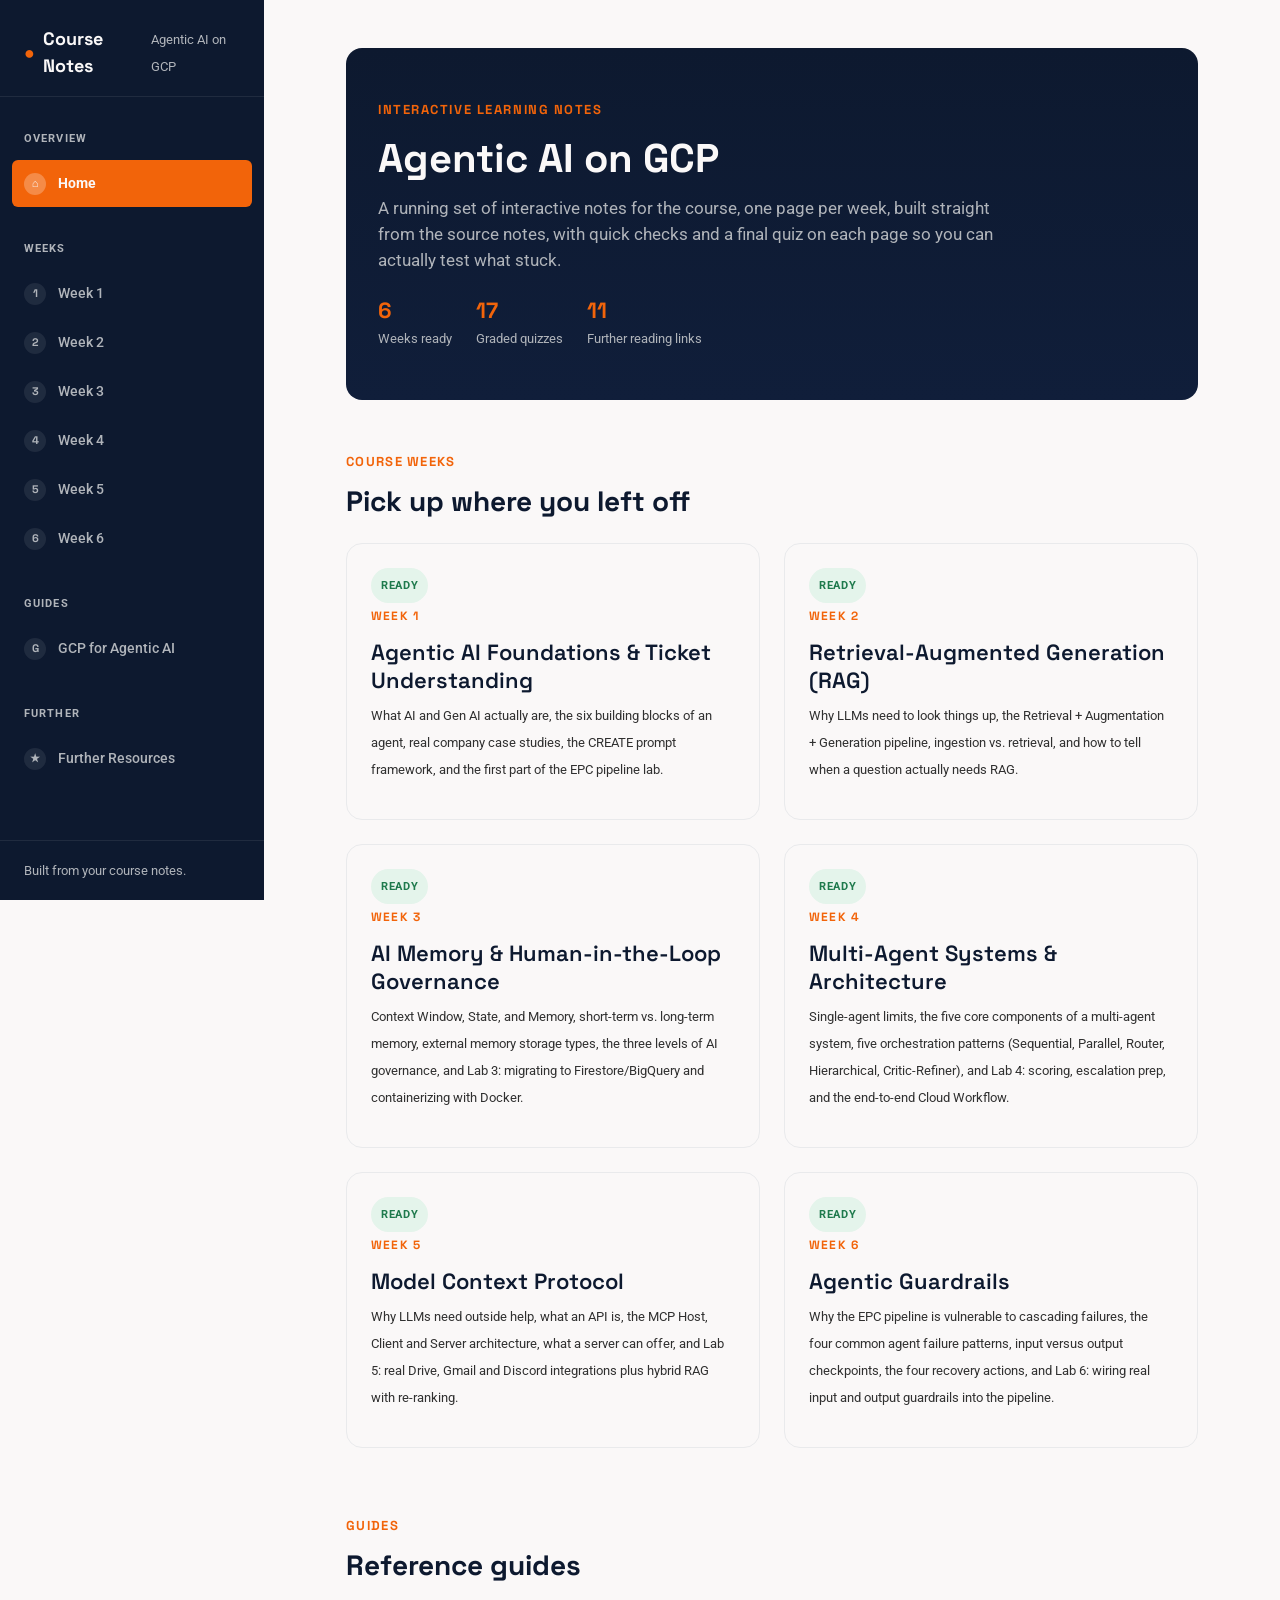
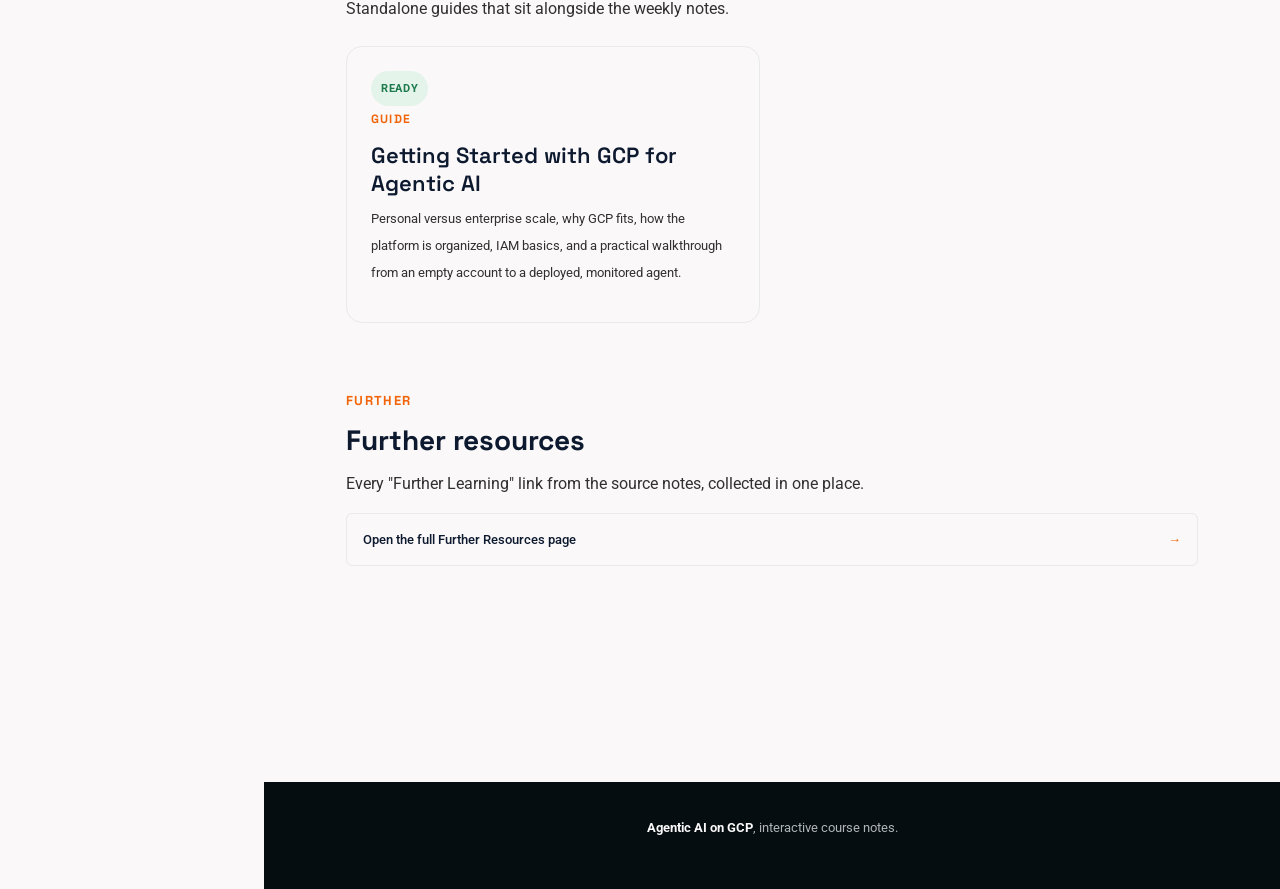
<file: index.html>
<!DOCTYPE html>
<html lang="en">
<head>
<meta charset="UTF-8">
<meta name="viewport" content="width=device-width, initial-scale=1.0">
<title>Course Notes: Agentic AI on GCP</title>
<link rel="preconnect" href="https://fonts.googleapis.com">
<link rel="preconnect" href="https://fonts.gstatic.com" crossorigin>
<link href="https://fonts.googleapis.com/css2?family=Space+Grotesk:wght@500;600;700&family=Roboto:wght@400;500;700&display=swap" rel="stylesheet">
<link rel="stylesheet" href="assets/styles.css">
</head>
<body>

<a href="#main-content" class="skip-link">Skip to main content</a>
<div class="progress-track" aria-hidden="true"><div class="progress-fill" id="readProgress"></div></div>

<button class="sidebar-toggle" id="sidebarToggle" aria-expanded="false" aria-controls="sidebar">☰ Menu</button>
<div class="sidebar-overlay" id="sidebarOverlay"></div>

<div class="app-shell">
  <aside class="sidebar" id="sidebar" aria-label="Course navigation">
    <div class="sidebar-brand"><span class="dot">●</span> Course Notes<span class="sub">Agentic AI on GCP</span></div>
    <nav class="sidebar-nav">
      <div class="sidebar-group-label">Overview</div>
      <ul>
        <li><a class="sidebar-link" href="index.html"><span class="num" aria-hidden="true">⌂</span> Home</a></li>
      </ul>
            <div class="sidebar-group-label">Weeks</div>
      <ul>
        <li><a class="sidebar-link" href="week1.html"><span class="num" aria-hidden="true">1</span> Week 1</a></li>
        <li><a class="sidebar-link" href="week2.html"><span class="num" aria-hidden="true">2</span> Week 2</a></li>
        <li><a class="sidebar-link" href="week3.html"><span class="num" aria-hidden="true">3</span> Week 3</a></li>
        <li><a class="sidebar-link" href="week4.html"><span class="num" aria-hidden="true">4</span> Week 4</a></li>
        <li><a class="sidebar-link" href="week5.html"><span class="num" aria-hidden="true">5</span> Week 5</a></li>
        <li><a class="sidebar-link" href="week6.html"><span class="num" aria-hidden="true">6</span> Week 6</a></li>
      </ul>
      <div class="sidebar-group-label">Guides</div>
      <ul>
        <li><a class="sidebar-link" href="gcp-for-agentic-ai.html"><span class="num" aria-hidden="true">G</span> GCP for Agentic AI</a></li>
      </ul>
      <div class="sidebar-group-label">Further</div>
      <ul>
        <li><a class="sidebar-link" href="resources.html"><span class="num" aria-hidden="true">★</span> Further Resources</a></li>
      </ul>
    </nav>
    <div class="sidebar-foot">Built from your course notes.</div>
  </aside>

  <div class="content-col">
    <main class="page" id="main-content">

      <section class="page-hero">
        <div class="page-eyebrow">Interactive Learning Notes</div>
        <h1>Agentic AI on GCP</h1>
        <p>A running set of interactive notes for the course, one page per week, built straight from the source notes, with quick checks and a final quiz on each page so you can actually test what stuck.</p>
        <div class="page-hero-meta">
          <div class="hero-stat"><span class="num">6</span><span class="lbl">Weeks ready</span></div>
          <div class="hero-stat"><span class="num">17</span><span class="lbl">Graded quizzes</span></div>
          <div class="hero-stat"><span class="num">11</span><span class="lbl">Further reading links</span></div>
        </div>
      </section>

      <section id="weeks">
        <div class="section-kicker">Course weeks</div>
        <h2>Pick up where you left off</h2>
        <div class="week-grid">

          <a class="week-card" href="week1.html">
            <span class="status ready">Ready</span>
            <span class="week-num">Week 1</span>
            <h3>Agentic AI Foundations &amp; Ticket Understanding</h3>
            <p>What AI and Gen AI actually are, the six building blocks of an agent, real company case studies, the CREATE prompt framework, and the first part of the EPC pipeline lab.</p>
          </a>

          <a class="week-card" href="week2.html">
            <span class="status ready">Ready</span>
            <span class="week-num">Week 2</span>
            <h3>Retrieval-Augmented Generation (RAG)</h3>
            <p>Why LLMs need to look things up, the Retrieval + Augmentation + Generation pipeline, ingestion vs. retrieval, and how to tell when a question actually needs RAG.</p>
          </a>

          <a class="week-card" href="week3.html">
            <span class="status ready">Ready</span>
            <span class="week-num">Week 3</span>
            <h3>AI Memory &amp; Human-in-the-Loop Governance</h3>
            <p>Context Window, State, and Memory, short-term vs. long-term memory, external memory storage types, the three levels of AI governance, and Lab 3: migrating to Firestore/BigQuery and containerizing with Docker.</p>
          </a>

          <a class="week-card" href="week4.html">
            <span class="status ready">Ready</span>
            <span class="week-num">Week 4</span>
            <h3>Multi-Agent Systems &amp; Architecture</h3>
            <p>Single-agent limits, the five core components of a multi-agent system, five orchestration patterns (Sequential, Parallel, Router, Hierarchical, Critic-Refiner), and Lab 4: scoring, escalation prep, and the end-to-end Cloud Workflow.</p>
          </a>

          <a class="week-card" href="week5.html">
            <span class="status ready">Ready</span>
            <span class="week-num">Week 5</span>
            <h3>Model Context Protocol</h3>
            <p>Why LLMs need outside help, what an API is, the MCP Host, Client and Server architecture, what a server can offer, and Lab 5: real Drive, Gmail and Discord integrations plus hybrid RAG with re-ranking.</p>
          </a>

          <a class="week-card" href="week6.html">
            <span class="status ready">Ready</span>
            <span class="week-num">Week 6</span>
            <h3>Agentic Guardrails</h3>
            <p>Why the EPC pipeline is vulnerable to cascading failures, the four common agent failure patterns, input versus output checkpoints, the four recovery actions, and Lab 6: wiring real input and output guardrails into the pipeline.</p>
          </a>

        </div>
      </section>

      <section id="guides">
        <div class="section-kicker">Guides</div>
        <h2>Reference guides</h2>
        <p>Standalone guides that sit alongside the weekly notes.</p>
        <div class="week-grid">
          <a class="week-card" href="gcp-for-agentic-ai.html">
            <span class="status ready">Ready</span>
            <span class="week-num">Guide</span>
            <h3>Getting Started with GCP for Agentic AI</h3>
            <p>Personal versus enterprise scale, why GCP fits, how the platform is organized, IAM basics, and a practical walkthrough from an empty account to a deployed, monitored agent.</p>
          </a>
        </div>
      </section>

      <section id="further">
        <div class="section-kicker">Further</div>
        <h2>Further resources</h2>
        <p>Every "Further Learning" link from the source notes, collected in one place.</p>
        <ul class="resource-list">
          <li><a href="resources.html"><span>Open the full Further Resources page</span><span class="arrow">→</span></a></li>
        </ul>
      </section>

    </main>

    <footer class="site-footer">
      <div class="page" style="padding:0 24px;"><p><strong>Agentic AI on GCP</strong>, interactive course notes.</p></div>
    </footer>
  </div>
</div>

<script src="assets/app.js"></script>
</body>
</html>
</file>
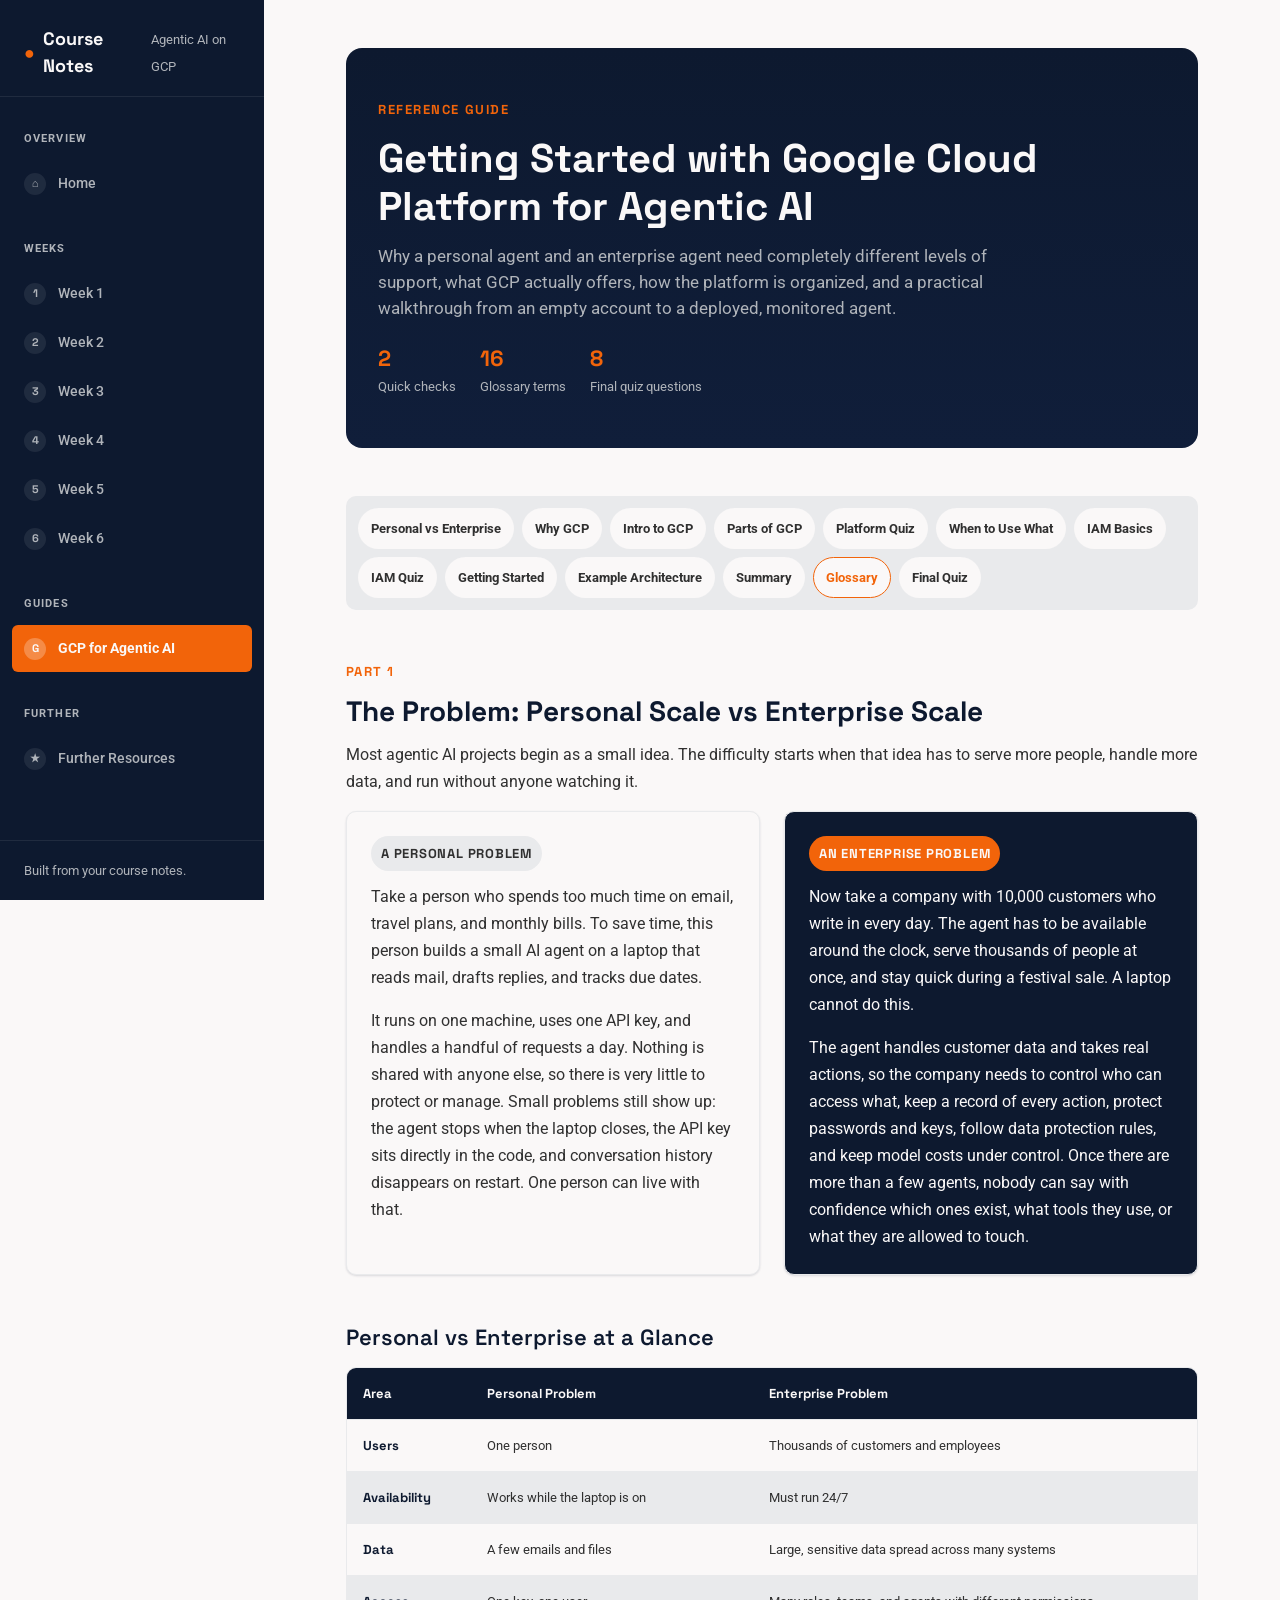
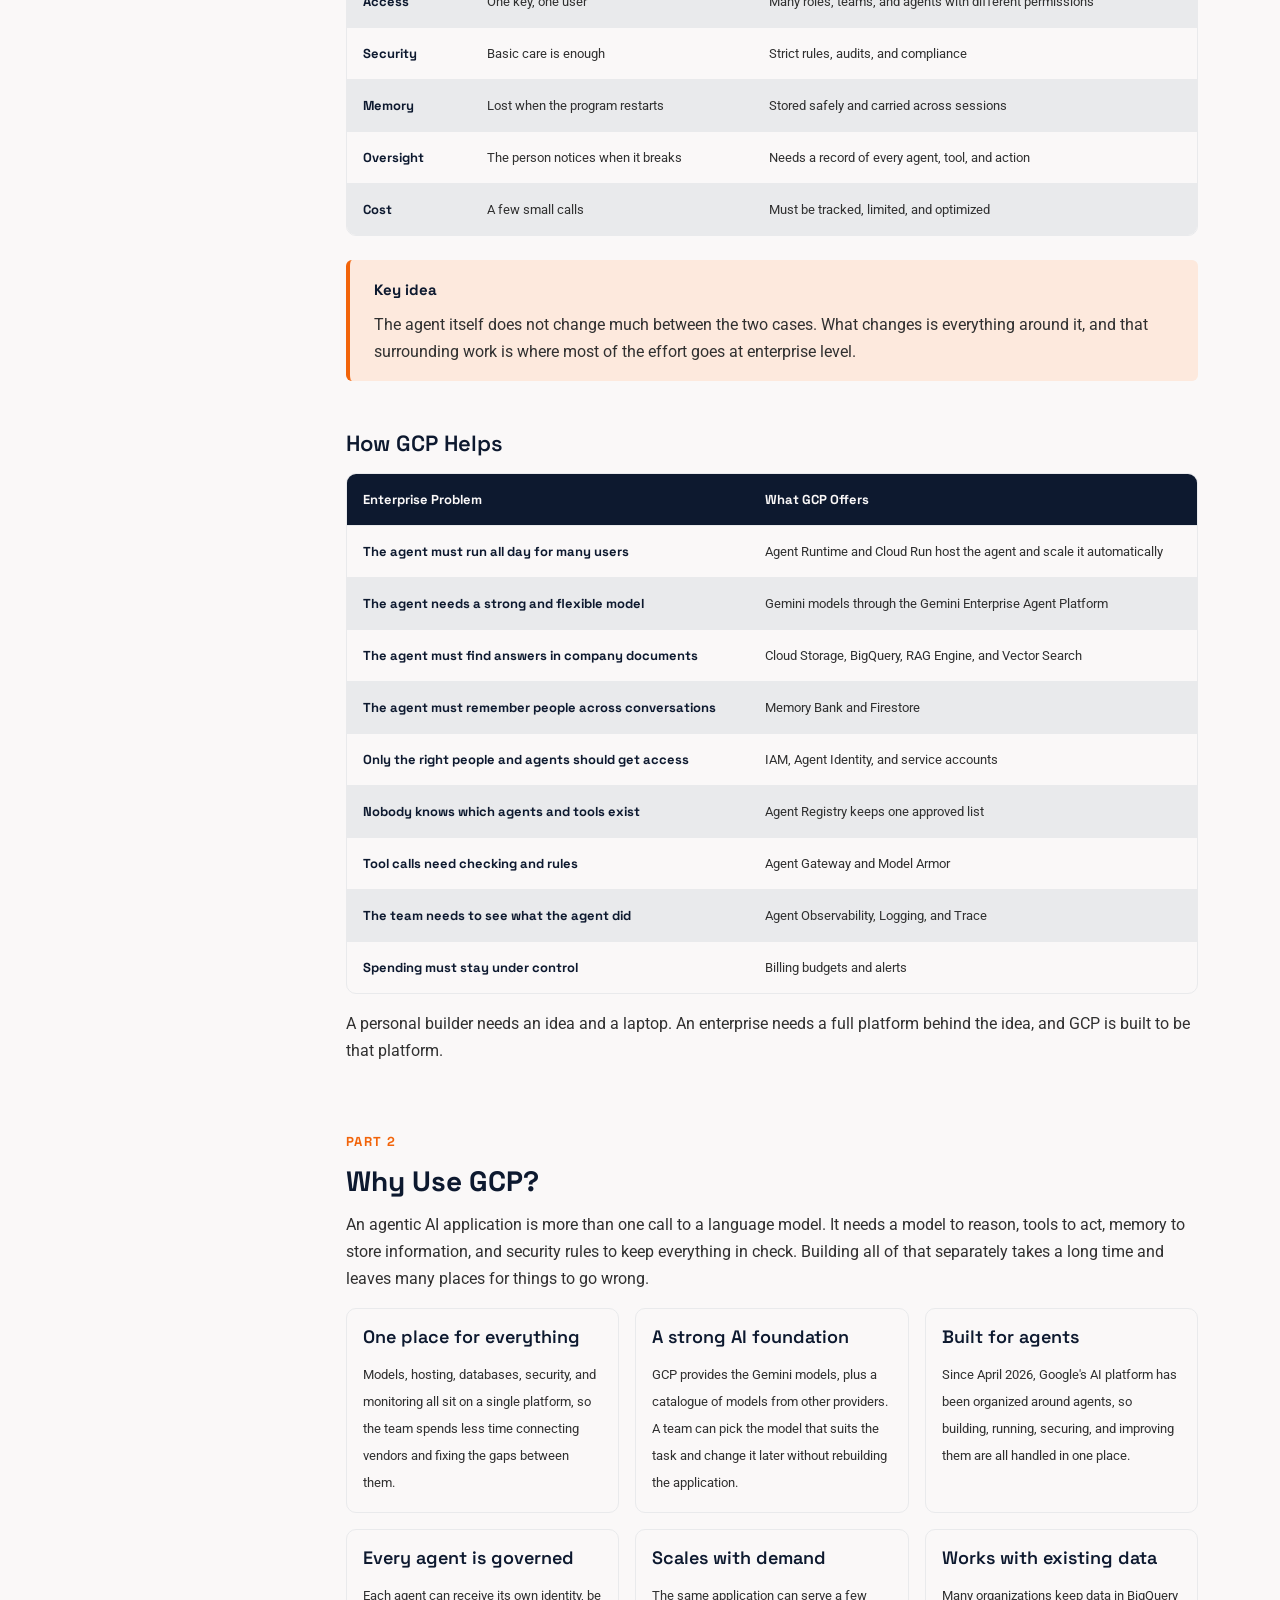
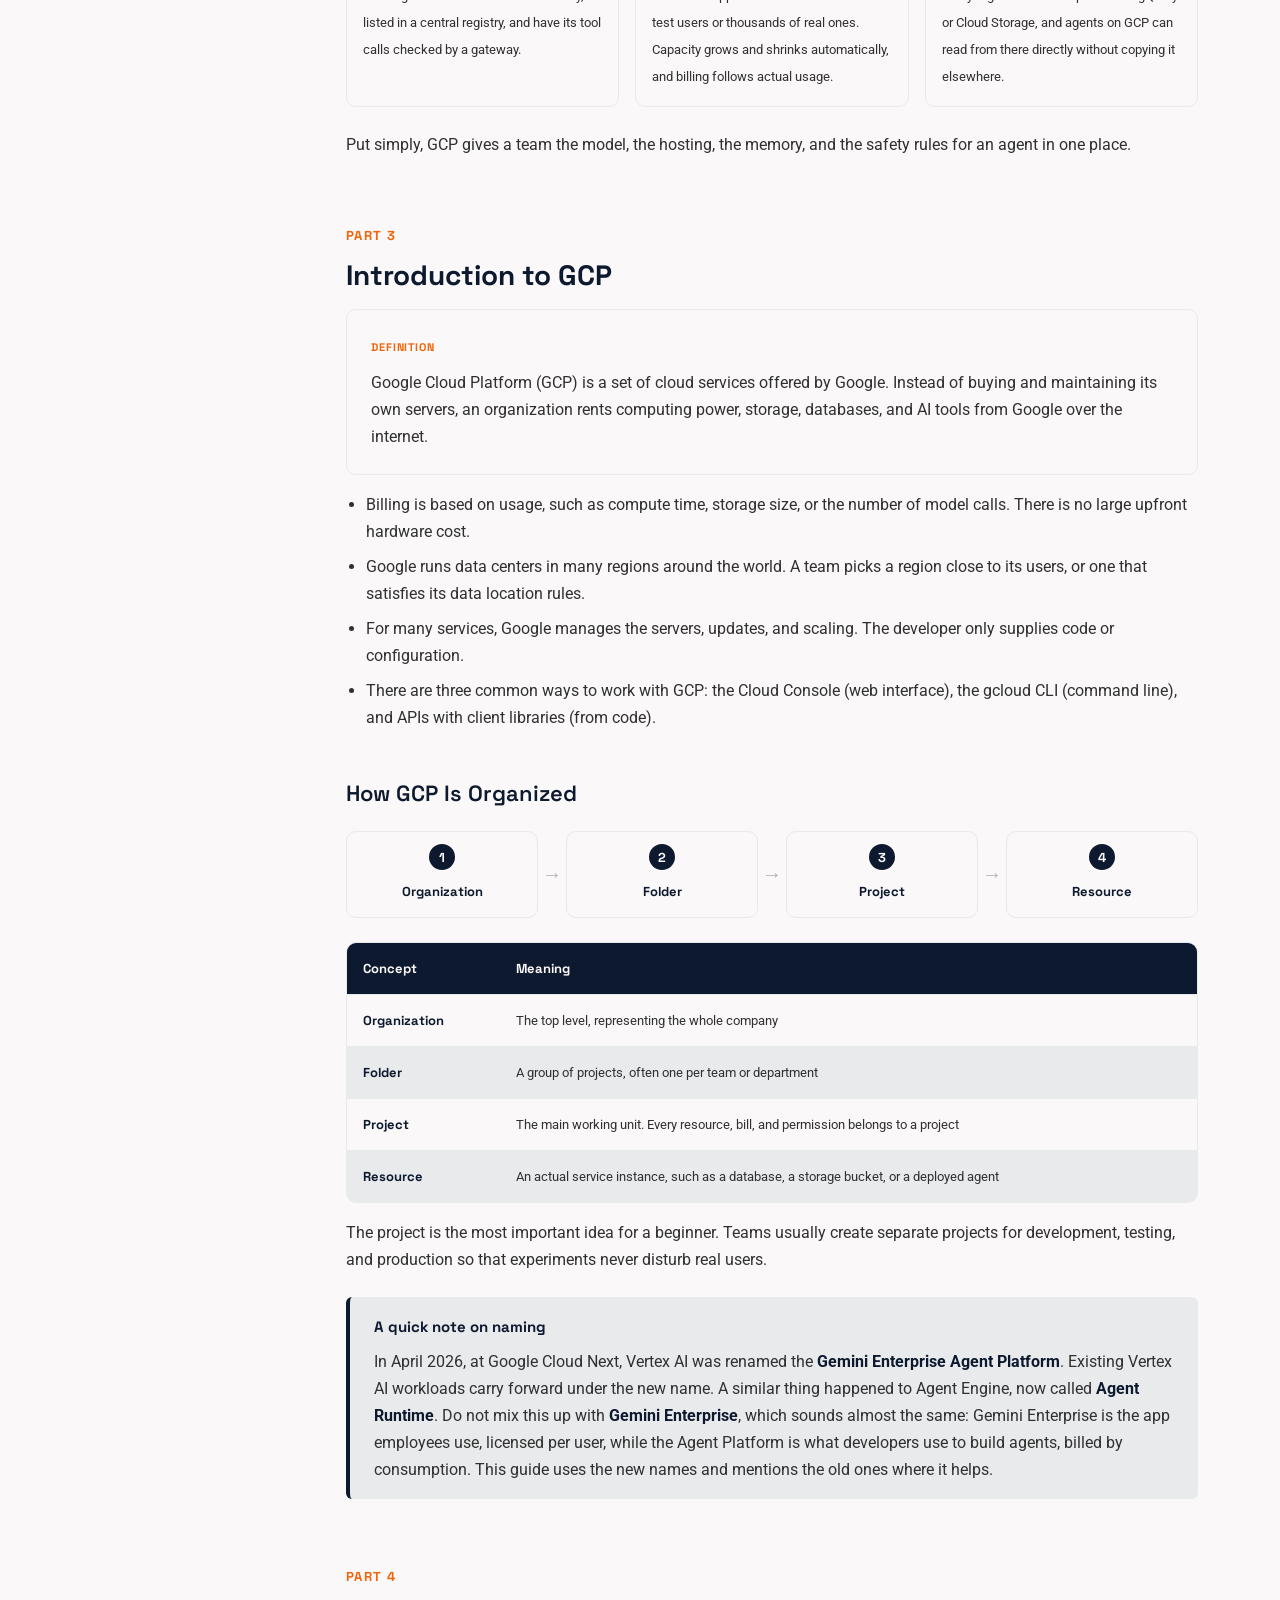
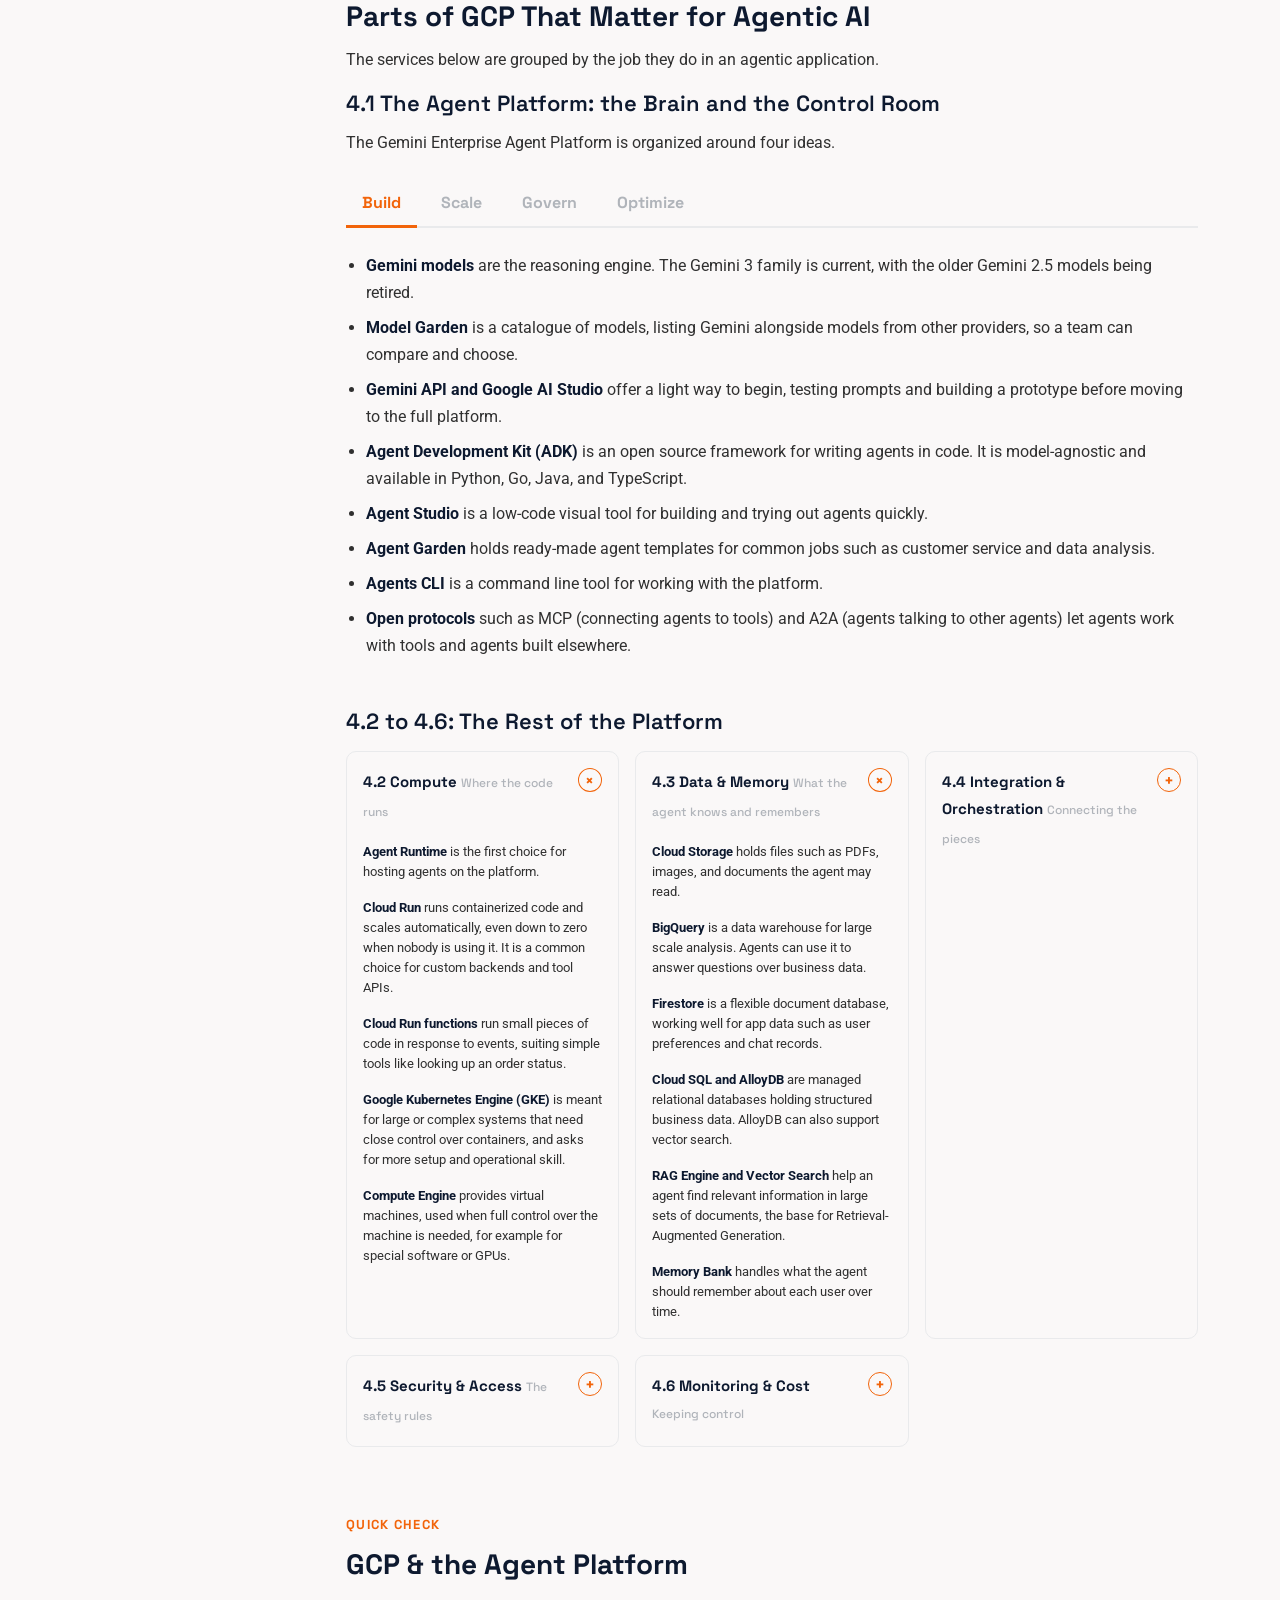
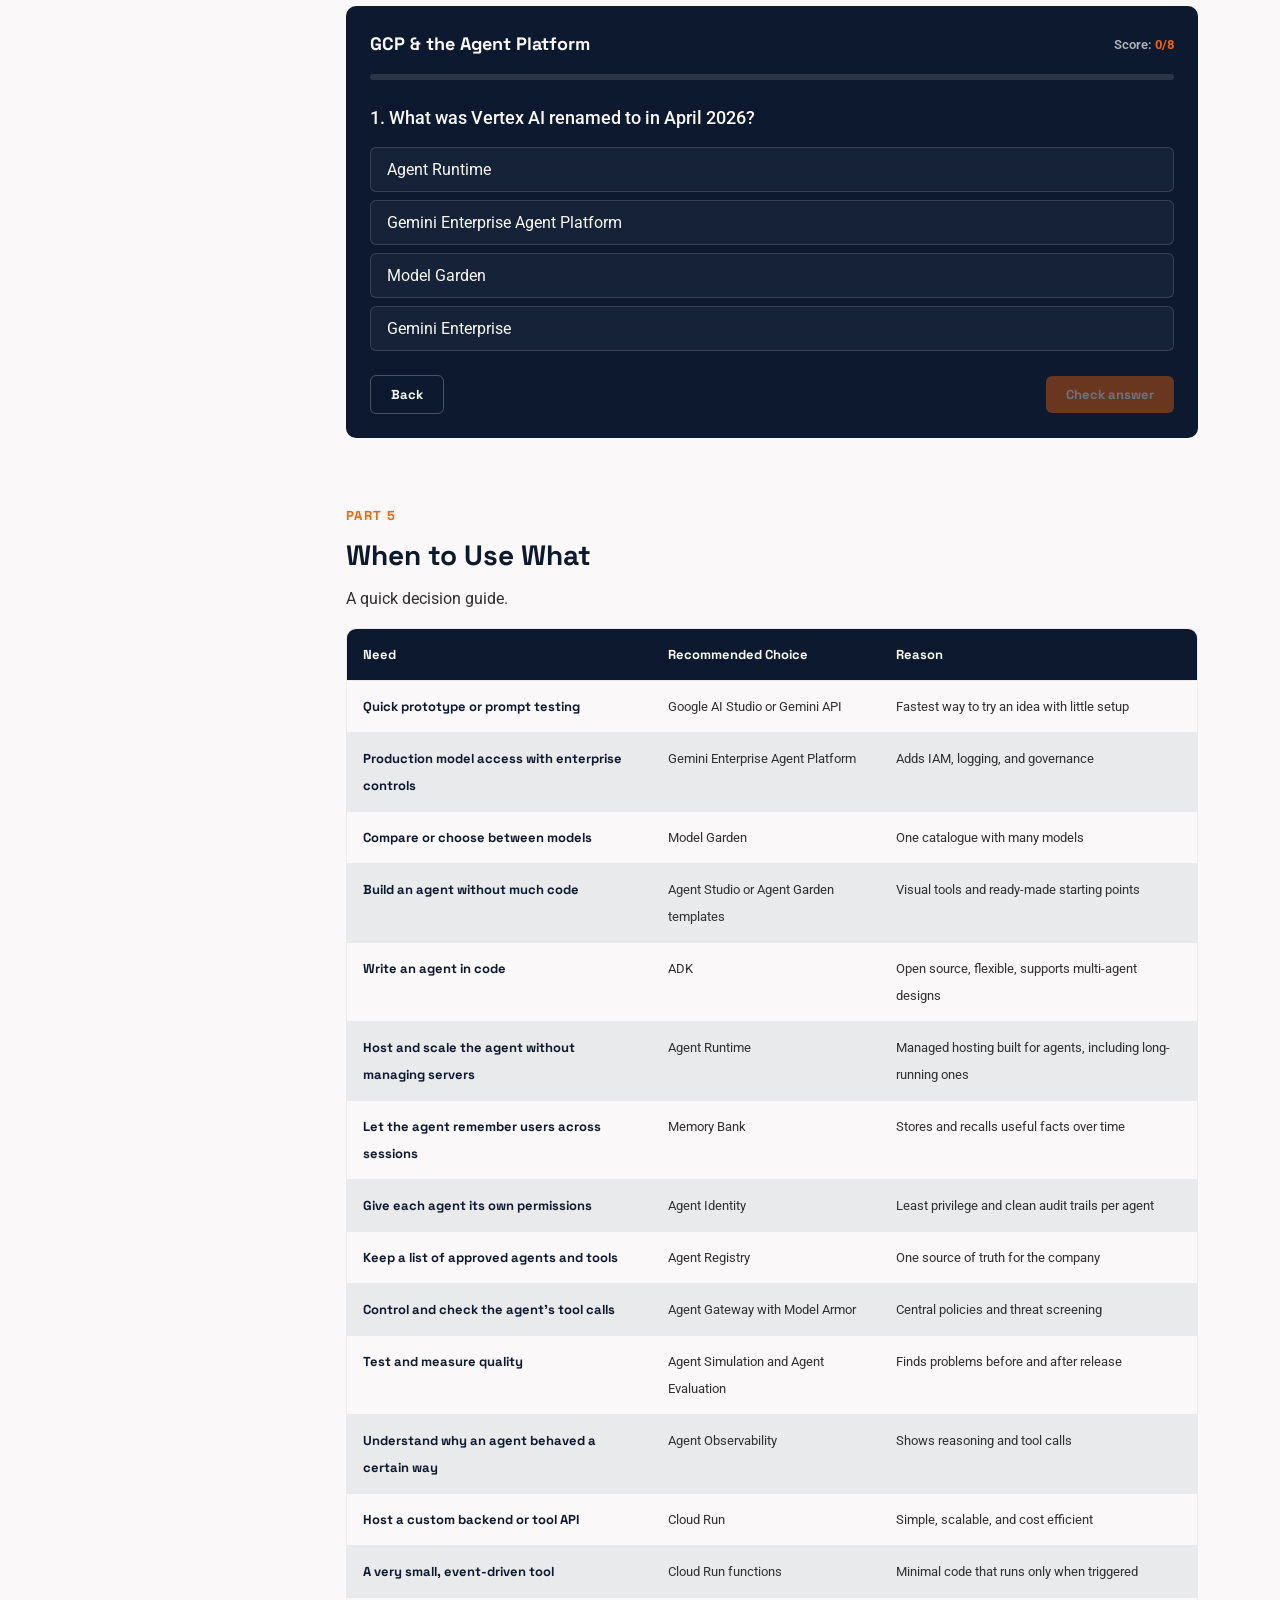
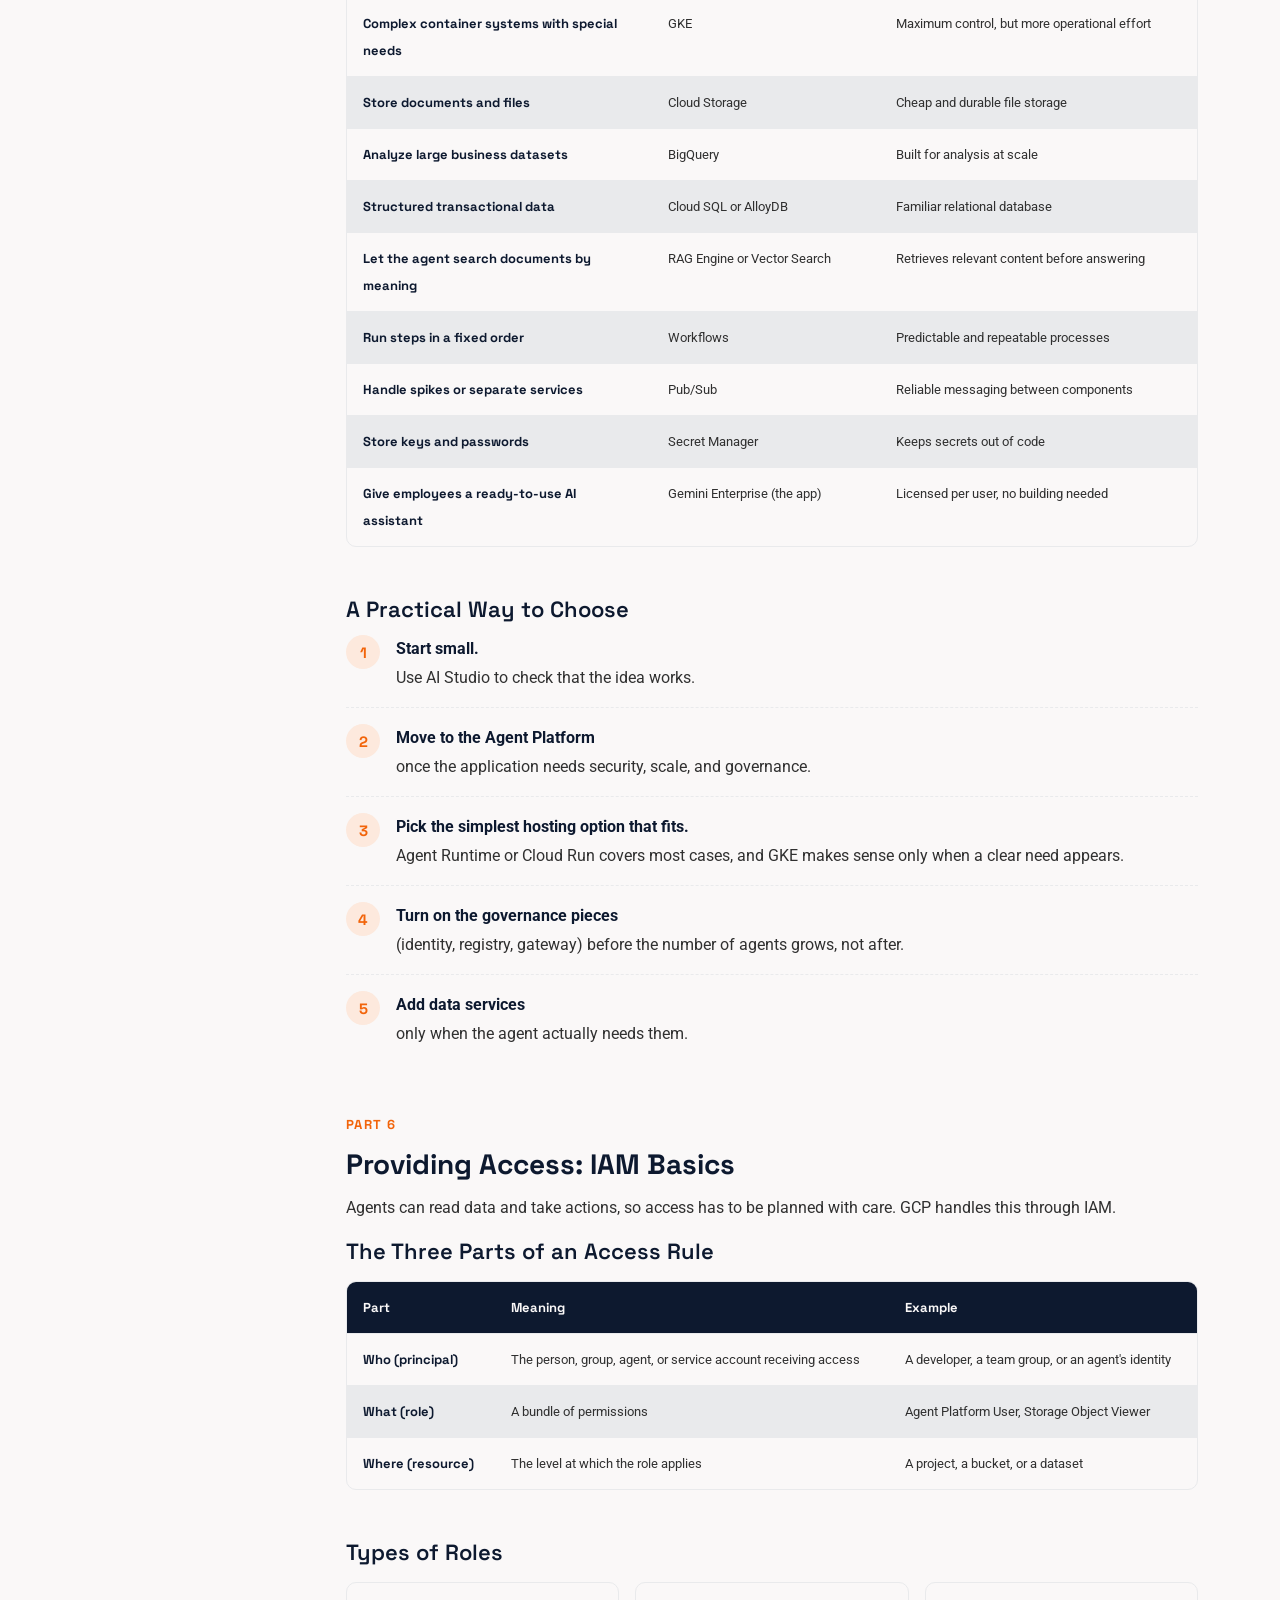
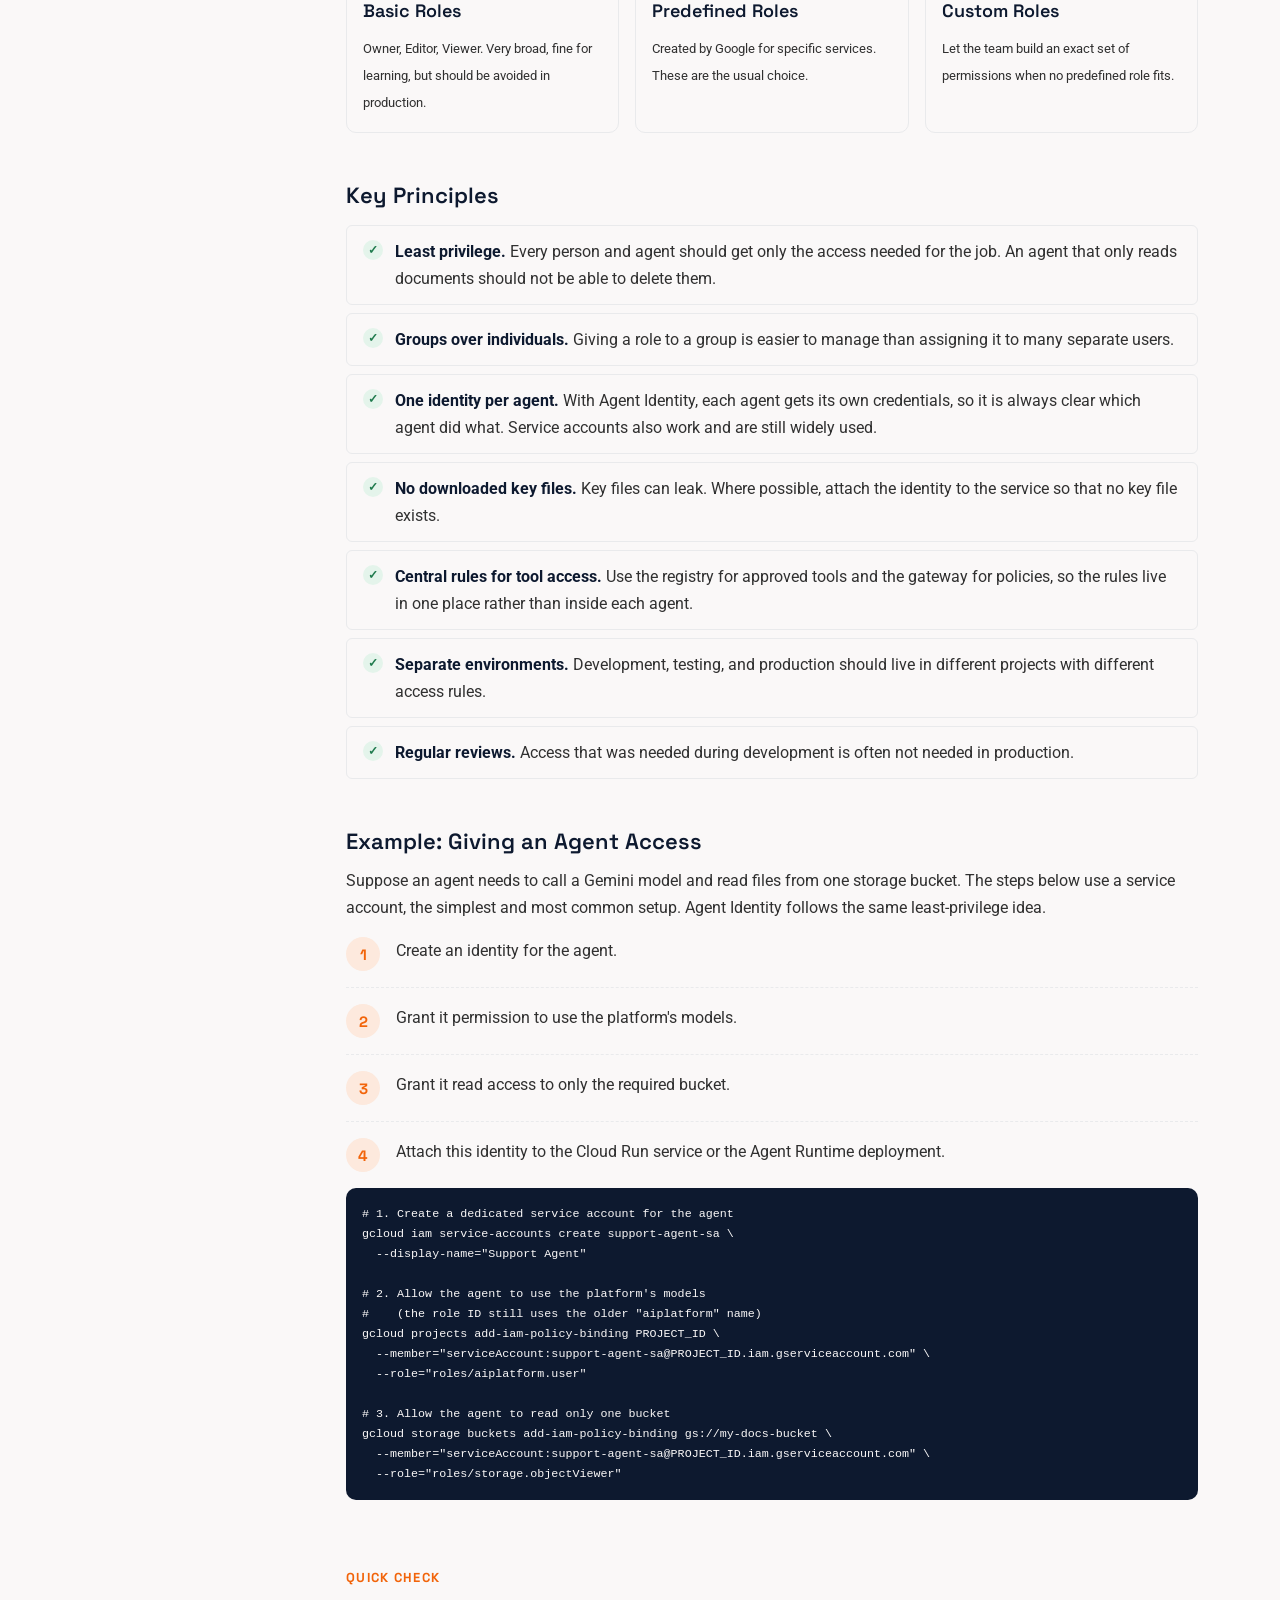
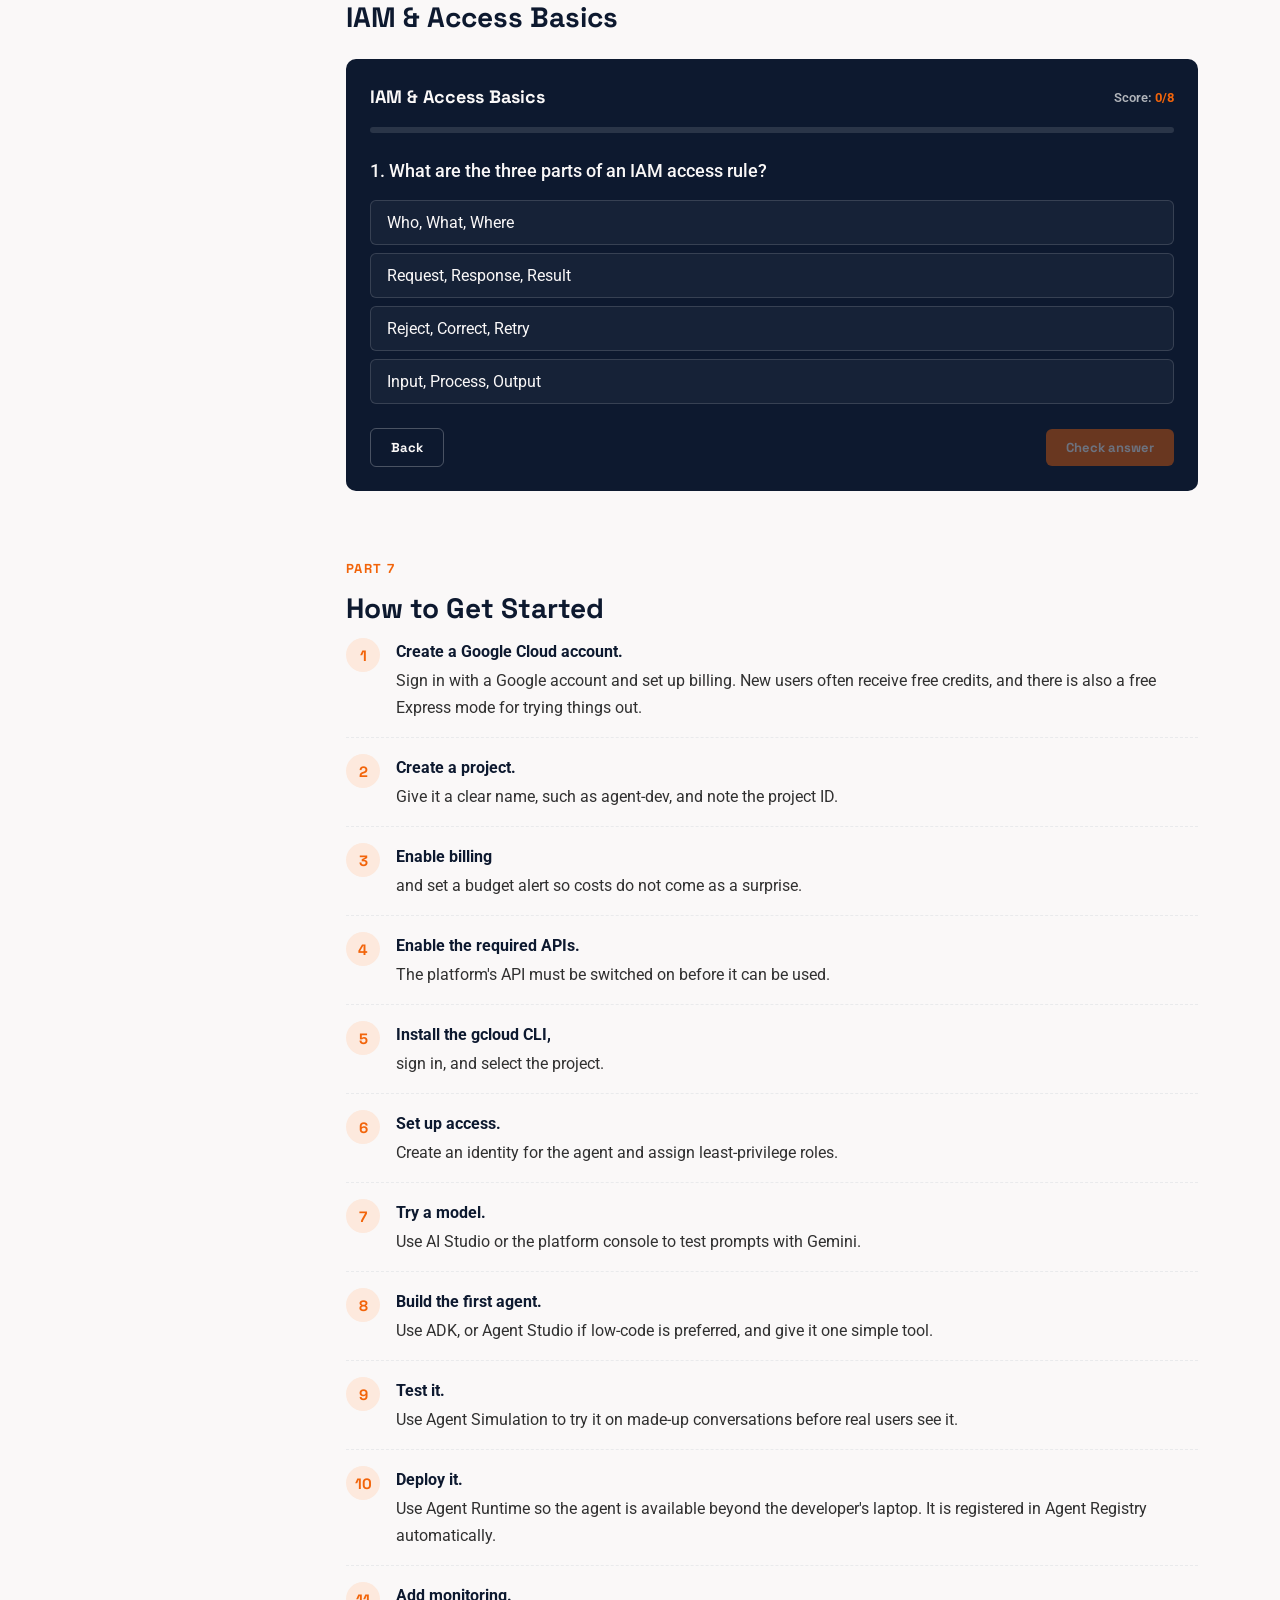
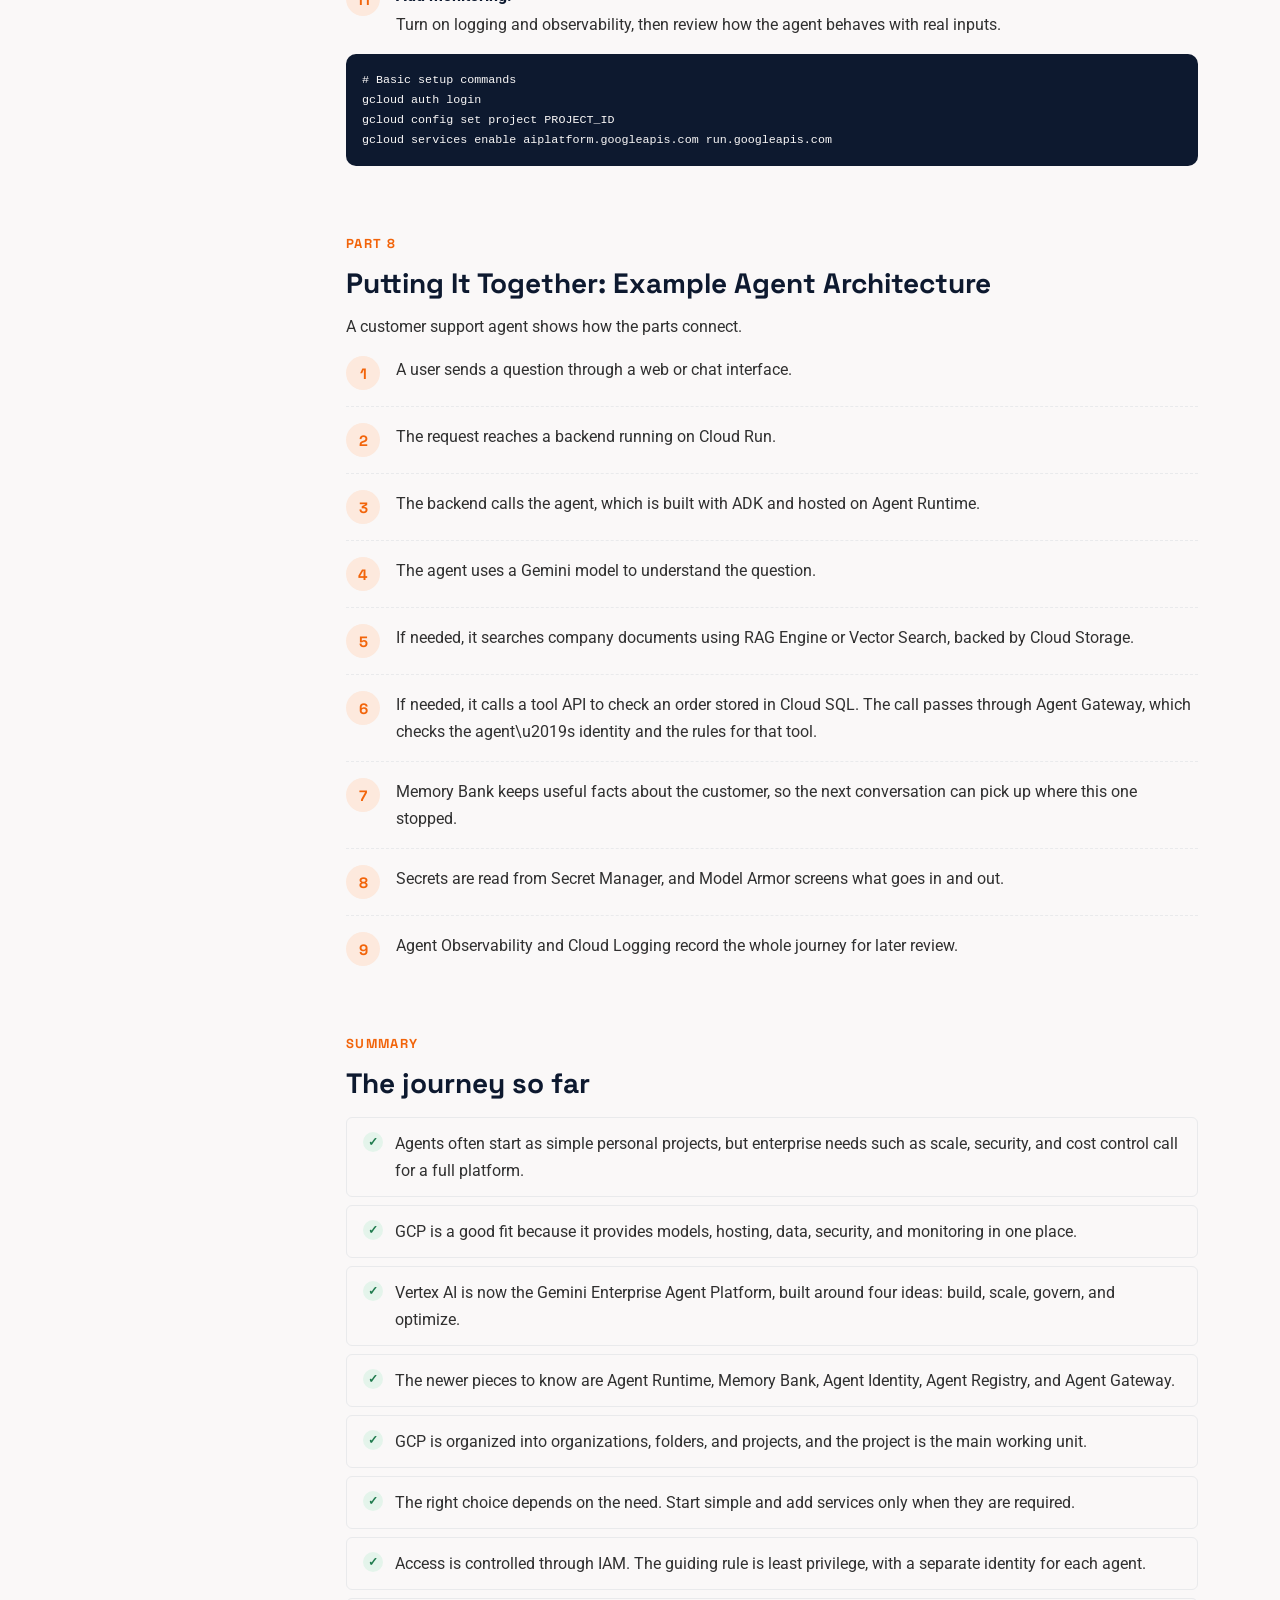
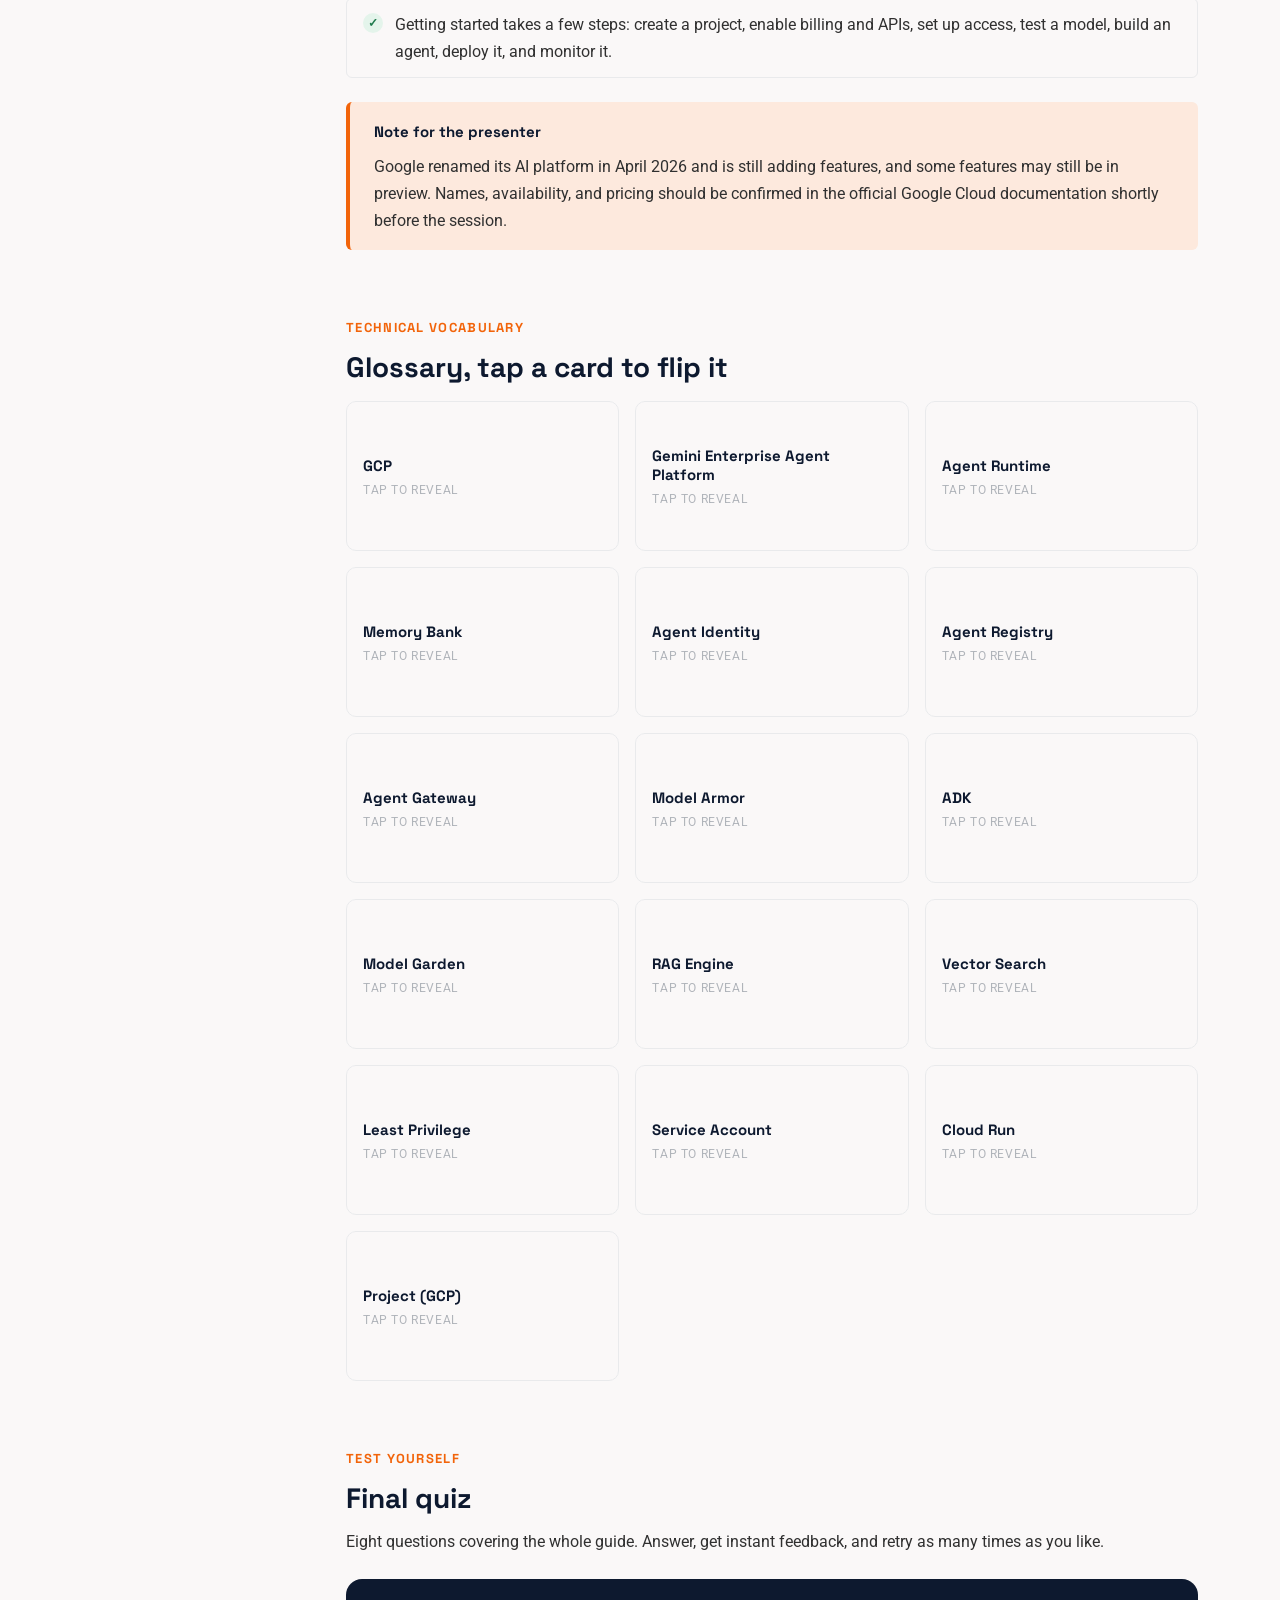
<file: gcp-for-agentic-ai.html>
<!DOCTYPE html>
<html lang="en">
<head>
<meta charset="UTF-8">
<meta name="viewport" content="width=device-width, initial-scale=1.0">
<title>Getting Started with GCP for Agentic AI | Agentic AI on GCP</title>
<link rel="preconnect" href="https://fonts.googleapis.com">
<link rel="preconnect" href="https://fonts.gstatic.com" crossorigin>
<link href="https://fonts.googleapis.com/css2?family=Space+Grotesk:wght@500;600;700&family=Roboto:wght@400;500;700&display=swap" rel="stylesheet">
<link rel="stylesheet" href="assets/styles.css">
</head>
<body>

<a href="#main-content" class="skip-link">Skip to main content</a>
<div class="progress-track" aria-hidden="true"><div class="progress-fill" id="readProgress"></div></div>

<button class="sidebar-toggle" id="sidebarToggle" aria-expanded="false" aria-controls="sidebar">☰ Menu</button>
<div class="sidebar-overlay" id="sidebarOverlay"></div>

<div class="app-shell">
  <aside class="sidebar" id="sidebar" aria-label="Course navigation">
    <div class="sidebar-brand"><span class="dot">●</span> Course Notes<span class="sub">Agentic AI on GCP</span></div>
    <nav class="sidebar-nav">
      <div class="sidebar-group-label">Overview</div>
      <ul><li><a class="sidebar-link" href="index.html"><span class="num" aria-hidden="true">⌂</span> Home</a></li></ul>
      <div class="sidebar-group-label">Weeks</div>
      <ul>
        <li><a class="sidebar-link" href="week1.html"><span class="num" aria-hidden="true">1</span> Week 1</a></li>
        <li><a class="sidebar-link" href="week2.html"><span class="num" aria-hidden="true">2</span> Week 2</a></li>
        <li><a class="sidebar-link" href="week3.html"><span class="num" aria-hidden="true">3</span> Week 3</a></li>
        <li><a class="sidebar-link" href="week4.html"><span class="num" aria-hidden="true">4</span> Week 4</a></li>
        <li><a class="sidebar-link" href="week5.html"><span class="num" aria-hidden="true">5</span> Week 5</a></li>
        <li><a class="sidebar-link" href="week6.html"><span class="num" aria-hidden="true">6</span> Week 6</a></li>
      </ul>
      <div class="sidebar-group-label">Guides</div>
      <ul>
        <li><a class="sidebar-link" href="gcp-for-agentic-ai.html"><span class="num" aria-hidden="true">G</span> GCP for Agentic AI</a></li>
      </ul>
      <div class="sidebar-group-label">Further</div>
      <ul><li><a class="sidebar-link" href="resources.html"><span class="num" aria-hidden="true">★</span> Further Resources</a></li></ul>
    </nav>
    <div class="sidebar-foot">Built from your course notes.</div>
  </aside>

  <div class="content-col">
    <main class="page" id="main-content">

      <section class="page-hero">
        <div class="page-eyebrow">Reference Guide</div>
        <h1>Getting Started with Google Cloud Platform for Agentic AI</h1>
        <p>Why a personal agent and an enterprise agent need completely different levels of support, what GCP actually offers, how the platform is organized, and a practical walkthrough from an empty account to a deployed, monitored agent.</p>
        <div class="page-hero-meta">
          <div class="hero-stat"><span class="num">2</span><span class="lbl">Quick checks</span></div>
          <div class="hero-stat"><span class="num">16</span><span class="lbl">Glossary terms</span></div>
          <div class="hero-stat"><span class="num">8</span><span class="lbl">Final quiz questions</span></div>
        </div>
      </section>

      <nav class="jump-nav" aria-label="Jump to section">
        <a href="#part-1">Personal vs Enterprise</a>
        <a href="#part-2">Why GCP</a>
        <a href="#part-3">Intro to GCP</a>
        <a href="#part-4">Parts of GCP</a>
        <a href="#quiz-platform">Platform Quiz</a>
        <a href="#part-5">When to Use What</a>
        <a href="#part-6">IAM Basics</a>
        <a href="#quiz-iam">IAM Quiz</a>
        <a href="#part-7">Getting Started</a>
        <a href="#part-8">Example Architecture</a>
        <a href="#summary">Summary</a>
        <a href="#glossary">Glossary</a>
        <a href="#final-quiz">Final Quiz</a>
      </nav>

      <!-- ============ PART 1 ============ -->
      <section id="part-1">
        <div class="section-kicker">Part 1</div>
        <h2>The Problem: Personal Scale vs Enterprise Scale</h2>
        <p>Most agentic AI projects begin as a small idea. The difficulty starts when that idea has to serve more people, handle more data, and run without anyone watching it.</p>

        <div class="compare-grid">
          <div class="compare-card light">
            <span class="compare-tag">A Personal Problem</span>
            <p>Take a person who spends too much time on email, travel plans, and monthly bills. To save time, this person builds a small AI agent on a laptop that reads mail, drafts replies, and tracks due dates.</p>
            <p style="margin-bottom:0">It runs on one machine, uses one API key, and handles a handful of requests a day. Nothing is shared with anyone else, so there is very little to protect or manage. Small problems still show up: the agent stops when the laptop closes, the API key sits directly in the code, and conversation history disappears on restart. One person can live with that.</p>
          </div>
          <div class="compare-card dark">
            <span class="compare-tag">An Enterprise Problem</span>
            <p>Now take a company with 10,000 customers who write in every day. The agent has to be available around the clock, serve thousands of people at once, and stay quick during a festival sale. A laptop cannot do this.</p>
            <p style="margin-bottom:0">The agent handles customer data and takes real actions, so the company needs to control who can access what, keep a record of every action, protect passwords and keys, follow data protection rules, and keep model costs under control. Once there are more than a few agents, nobody can say with confidence which ones exist, what tools they use, or what they are allowed to touch.</p>
          </div>
        </div>

        <h3 style="margin-top:var(--sp-7)">Personal vs Enterprise at a Glance</h3>
        <div class="table-wrap">
          <table>
            <thead><tr><th scope="col">Area</th><th scope="col">Personal Problem</th><th scope="col">Enterprise Problem</th></tr></thead>
            <tbody>
              <tr><td>Users</td><td>One person</td><td>Thousands of customers and employees</td></tr>
              <tr><td>Availability</td><td>Works while the laptop is on</td><td>Must run 24/7</td></tr>
              <tr><td>Data</td><td>A few emails and files</td><td>Large, sensitive data spread across many systems</td></tr>
              <tr><td>Access</td><td>One key, one user</td><td>Many roles, teams, and agents with different permissions</td></tr>
              <tr><td>Security</td><td>Basic care is enough</td><td>Strict rules, audits, and compliance</td></tr>
              <tr><td>Memory</td><td>Lost when the program restarts</td><td>Stored safely and carried across sessions</td></tr>
              <tr><td>Oversight</td><td>The person notices when it breaks</td><td>Needs a record of every agent, tool, and action</td></tr>
              <tr><td>Cost</td><td>A few small calls</td><td>Must be tracked, limited, and optimized</td></tr>
            </tbody>
          </table>
        </div>
        <div class="callout">
          <div class="callout-label">Key idea</div>
          <p>The agent itself does not change much between the two cases. What changes is everything around it, and that surrounding work is where most of the effort goes at enterprise level.</p>
        </div>

        <h3 style="margin-top:var(--sp-7)">How GCP Helps</h3>
        <div class="table-wrap">
          <table>
            <thead><tr><th scope="col">Enterprise Problem</th><th scope="col">What GCP Offers</th></tr></thead>
            <tbody>
              <tr><td>The agent must run all day for many users</td><td>Agent Runtime and Cloud Run host the agent and scale it automatically</td></tr>
              <tr><td>The agent needs a strong and flexible model</td><td>Gemini models through the Gemini Enterprise Agent Platform</td></tr>
              <tr><td>The agent must find answers in company documents</td><td>Cloud Storage, BigQuery, RAG Engine, and Vector Search</td></tr>
              <tr><td>The agent must remember people across conversations</td><td>Memory Bank and Firestore</td></tr>
              <tr><td>Only the right people and agents should get access</td><td>IAM, Agent Identity, and service accounts</td></tr>
              <tr><td>Nobody knows which agents and tools exist</td><td>Agent Registry keeps one approved list</td></tr>
              <tr><td>Tool calls need checking and rules</td><td>Agent Gateway and Model Armor</td></tr>
              <tr><td>The team needs to see what the agent did</td><td>Agent Observability, Logging, and Trace</td></tr>
              <tr><td>Spending must stay under control</td><td>Billing budgets and alerts</td></tr>
            </tbody>
          </table>
        </div>
        <p>A personal builder needs an idea and a laptop. An enterprise needs a full platform behind the idea, and GCP is built to be that platform.</p>
      </section>

      <!-- ============ PART 2 ============ -->
      <section id="part-2">
        <div class="section-kicker">Part 2</div>
        <h2>Why Use GCP?</h2>
        <p>An agentic AI application is more than one call to a language model. It needs a model to reason, tools to act, memory to store information, and security rules to keep everything in check. Building all of that separately takes a long time and leaves many places for things to go wrong.</p>

        <div class="card-grid">
          <div class="acc-card" style="padding:var(--sp-4)"><h4>One place for everything</h4><p style="font-size:var(--small);margin-bottom:0">Models, hosting, databases, security, and monitoring all sit on a single platform, so the team spends less time connecting vendors and fixing the gaps between them.</p></div>
          <div class="acc-card" style="padding:var(--sp-4)"><h4>A strong AI foundation</h4><p style="font-size:var(--small);margin-bottom:0">GCP provides the Gemini models, plus a catalogue of models from other providers. A team can pick the model that suits the task and change it later without rebuilding the application.</p></div>
          <div class="acc-card" style="padding:var(--sp-4)"><h4>Built for agents</h4><p style="font-size:var(--small);margin-bottom:0">Since April 2026, Google's AI platform has been organized around agents, so building, running, securing, and improving them are all handled in one place.</p></div>
          <div class="acc-card" style="padding:var(--sp-4)"><h4>Every agent is governed</h4><p style="font-size:var(--small);margin-bottom:0">Each agent can receive its own identity, be listed in a central registry, and have its tool calls checked by a gateway.</p></div>
          <div class="acc-card" style="padding:var(--sp-4)"><h4>Scales with demand</h4><p style="font-size:var(--small);margin-bottom:0">The same application can serve a few test users or thousands of real ones. Capacity grows and shrinks automatically, and billing follows actual usage.</p></div>
          <div class="acc-card" style="padding:var(--sp-4)"><h4>Works with existing data</h4><p style="font-size:var(--small);margin-bottom:0">Many organizations keep data in BigQuery or Cloud Storage, and agents on GCP can read from there directly without copying it elsewhere.</p></div>
        </div>
        <p style="margin-top:var(--sp-5)">Put simply, GCP gives a team the model, the hosting, the memory, and the safety rules for an agent in one place.</p>
      </section>

      <!-- ============ PART 3 ============ -->
      <section id="part-3">
        <div class="section-kicker">Part 3</div>
        <h2>Introduction to GCP</h2>
        <div class="def-card">
          <div class="def-label">Definition</div>
          <p style="margin-bottom:0">Google Cloud Platform (GCP) is a set of cloud services offered by Google. Instead of buying and maintaining its own servers, an organization rents computing power, storage, databases, and AI tools from Google over the internet.</p>
        </div>
        <ul>
          <li>Billing is based on usage, such as compute time, storage size, or the number of model calls. There is no large upfront hardware cost.</li>
          <li>Google runs data centers in many regions around the world. A team picks a region close to its users, or one that satisfies its data location rules.</li>
          <li>For many services, Google manages the servers, updates, and scaling. The developer only supplies code or configuration.</li>
          <li>There are three common ways to work with GCP: the Cloud Console (web interface), the gcloud CLI (command line), and APIs with client libraries (from code).</li>
        </ul>

        <h3 style="margin-top:var(--sp-7)">How GCP Is Organized</h3>
        <div class="flow" role="list" aria-label="GCP organizational hierarchy">
          <div class="flow-step" role="listitem"><div class="flow-num">1</div><div class="flow-label">Organization</div></div>
          <div class="flow-arrow" aria-hidden="true">→</div>
          <div class="flow-step" role="listitem"><div class="flow-num">2</div><div class="flow-label">Folder</div></div>
          <div class="flow-arrow" aria-hidden="true">→</div>
          <div class="flow-step" role="listitem"><div class="flow-num">3</div><div class="flow-label">Project</div></div>
          <div class="flow-arrow" aria-hidden="true">→</div>
          <div class="flow-step" role="listitem"><div class="flow-num">4</div><div class="flow-label">Resource</div></div>
        </div>
        <div class="table-wrap">
          <table>
            <thead><tr><th scope="col">Concept</th><th scope="col">Meaning</th></tr></thead>
            <tbody>
              <tr><td>Organization</td><td>The top level, representing the whole company</td></tr>
              <tr><td>Folder</td><td>A group of projects, often one per team or department</td></tr>
              <tr><td>Project</td><td>The main working unit. Every resource, bill, and permission belongs to a project</td></tr>
              <tr><td>Resource</td><td>An actual service instance, such as a database, a storage bucket, or a deployed agent</td></tr>
            </tbody>
          </table>
        </div>
        <p>The project is the most important idea for a beginner. Teams usually create separate projects for development, testing, and production so that experiments never disturb real users.</p>

        <div class="callout deep" style="margin-top:var(--sp-5)">
          <div class="callout-label">A quick note on naming</div>
          <p>In April 2026, at Google Cloud Next, Vertex AI was renamed the <strong>Gemini Enterprise Agent Platform</strong>. Existing Vertex AI workloads carry forward under the new name. A similar thing happened to Agent Engine, now called <strong>Agent Runtime</strong>. Do not mix this up with <strong>Gemini Enterprise</strong>, which sounds almost the same: Gemini Enterprise is the app employees use, licensed per user, while the Agent Platform is what developers use to build agents, billed by consumption. This guide uses the new names and mentions the old ones where it helps.</p>
        </div>
      </section>

      <!-- ============ PART 4 ============ -->
      <section id="part-4">
        <div class="section-kicker">Part 4</div>
        <h2>Parts of GCP That Matter for Agentic AI</h2>
        <p>The services below are grouped by the job they do in an agentic application.</p>

        <h3>4.1 The Agent Platform: the Brain and the Control Room</h3>
        <p>The Gemini Enterprise Agent Platform is organized around four ideas.</p>

        <div class="tabs">
          <div class="tablist" role="tablist" aria-label="Agent platform ideas">
            <button class="tab-btn" role="tab" id="tab-build" aria-selected="true" aria-controls="panel-build" data-tab="build">Build</button>
            <button class="tab-btn" role="tab" id="tab-scale" aria-selected="false" aria-controls="panel-scale" tabindex="-1" data-tab="scale">Scale</button>
            <button class="tab-btn" role="tab" id="tab-govern" aria-selected="false" aria-controls="panel-govern" tabindex="-1" data-tab="govern">Govern</button>
            <button class="tab-btn" role="tab" id="tab-optimise" aria-selected="false" aria-controls="panel-optimise" tabindex="-1" data-tab="optimise">Optimize</button>
          </div>

          <div class="tab-panel" id="panel-build" role="tabpanel" aria-labelledby="tab-build" tabindex="0">
            <ul>
              <li><strong>Gemini models</strong> are the reasoning engine. The Gemini 3 family is current, with the older Gemini 2.5 models being retired.</li>
              <li><strong>Model Garden</strong> is a catalogue of models, listing Gemini alongside models from other providers, so a team can compare and choose.</li>
              <li><strong>Gemini API and Google AI Studio</strong> offer a light way to begin, testing prompts and building a prototype before moving to the full platform.</li>
              <li><strong>Agent Development Kit (ADK)</strong> is an open source framework for writing agents in code. It is model-agnostic and available in Python, Go, Java, and TypeScript.</li>
              <li><strong>Agent Studio</strong> is a low-code visual tool for building and trying out agents quickly.</li>
              <li><strong>Agent Garden</strong> holds ready-made agent templates for common jobs such as customer service and data analysis.</li>
              <li><strong>Agents CLI</strong> is a command line tool for working with the platform.</li>
              <li><strong>Open protocols</strong> such as MCP (connecting agents to tools) and A2A (agents talking to other agents) let agents work with tools and agents built elsewhere.</li>
            </ul>
          </div>
          <div class="tab-panel" id="panel-scale" role="tabpanel" aria-labelledby="tab-scale" tabindex="0" hidden>
            <ul>
              <li><strong>Agent Runtime</strong> is the managed place where agents are hosted and served. It supports long-running agents that keep their state, along with sessions, and it handles the scaling.</li>
              <li><strong>Memory Bank</strong> gives an agent long-term memory, picking out and storing useful facts about a user across conversations, so the agent can carry on later without starting from zero.</li>
            </ul>
          </div>
          <div class="tab-panel" id="panel-govern" role="tabpanel" aria-labelledby="tab-govern" tabindex="0" hidden>
            <ul>
              <li><strong>Agent Identity</strong> gives every agent its own unique identity, so permissions and audit records can be tied to that specific agent.</li>
              <li><strong>Agent Registry</strong> is a central catalogue of approved agents and tools. Agents deployed on the platform are registered there automatically.</li>
              <li><strong>Agent Gateway</strong> is a control point that checks authentication, applies policies, and governs the tool calls agents make. It works together with <strong>Model Armor</strong>, which screens prompts and responses for risky content.</li>
            </ul>
          </div>
          <div class="tab-panel" id="panel-optimise" role="tabpanel" aria-labelledby="tab-optimise" tabindex="0" hidden>
            <ul>
              <li><strong>Agent Simulation</strong> tests an agent against made-up user conversations before real users ever see it.</li>
              <li><strong>Agent Evaluation</strong> scores how well the agent behaves, including on live traffic.</li>
              <li><strong>Agent Observability</strong> shows the agent's steps and tool calls, making it far easier to understand why it answered the way it did.</li>
              <li><strong>Agent Optimizer</strong> helps improve an agent's prompts by looking at where it failed.</li>
            </ul>
          </div>
        </div>

        <h3 style="margin-top:var(--sp-7)">4.2 to 4.6: The Rest of the Platform</h3>
        <div class="card-grid">
          <details class="acc-card" open>
            <summary><span>4.2 Compute <span class="tagline">Where the code runs</span></span><span class="plus" aria-hidden="true">+</span></summary>
            <div class="body">
              <p><strong>Agent Runtime</strong> is the first choice for hosting agents on the platform.</p>
              <p><strong>Cloud Run</strong> runs containerized code and scales automatically, even down to zero when nobody is using it. It is a common choice for custom backends and tool APIs.</p>
              <p><strong>Cloud Run functions</strong> run small pieces of code in response to events, suiting simple tools like looking up an order status.</p>
              <p><strong>Google Kubernetes Engine (GKE)</strong> is meant for large or complex systems that need close control over containers, and asks for more setup and operational skill.</p>
              <p style="margin-bottom:0"><strong>Compute Engine</strong> provides virtual machines, used when full control over the machine is needed, for example for special software or GPUs.</p>
            </div>
          </details>
          <details class="acc-card" open>
            <summary><span>4.3 Data &amp; Memory <span class="tagline">What the agent knows and remembers</span></span><span class="plus" aria-hidden="true">+</span></summary>
            <div class="body">
              <p><strong>Cloud Storage</strong> holds files such as PDFs, images, and documents the agent may read.</p>
              <p><strong>BigQuery</strong> is a data warehouse for large scale analysis. Agents can use it to answer questions over business data.</p>
              <p><strong>Firestore</strong> is a flexible document database, working well for app data such as user preferences and chat records.</p>
              <p><strong>Cloud SQL and AlloyDB</strong> are managed relational databases holding structured business data. AlloyDB can also support vector search.</p>
              <p><strong>RAG Engine and Vector Search</strong> help an agent find relevant information in large sets of documents, the base for Retrieval-Augmented Generation.</p>
              <p style="margin-bottom:0"><strong>Memory Bank</strong> handles what the agent should remember about each user over time.</p>
            </div>
          </details>
          <details class="acc-card">
            <summary><span>4.4 Integration &amp; Orchestration <span class="tagline">Connecting the pieces</span></span><span class="plus" aria-hidden="true">+</span></summary>
            <div class="body">
              <p><strong>Pub/Sub</strong> passes messages between services, letting parts of the system work independently and cope with sudden bursts of requests.</p>
              <p><strong>Cloud Tasks</strong> queues work for later and retries it when it fails.</p>
              <p><strong>Workflows</strong> runs a fixed sequence of steps across services, suiting processes where the order must always stay the same.</p>
              <p><strong>Eventarc</strong> triggers actions when something happens, such as a new file arriving in storage.</p>
              <p style="margin-bottom:0"><strong>Apigee and API Gateway</strong> manage and protect the APIs that agents use as tools.</p>
            </div>
          </details>
          <details class="acc-card">
            <summary><span>4.5 Security &amp; Access <span class="tagline">The safety rules</span></span><span class="plus" aria-hidden="true">+</span></summary>
            <div class="body">
              <p><strong>IAM</strong> controls who can do what on which resource, covered in detail in Part 6.</p>
              <p><strong>Agent Identity</strong> brings agents into IAM as identities of their own, next to people and service accounts.</p>
              <p><strong>Service accounts</strong> are identities for applications, as opposed to people.</p>
              <p><strong>Secret Manager</strong> stores API keys and passwords safely so they never appear in code.</p>
              <p><strong>VPC Service Controls</strong> and private networking keep sensitive data inside a defined boundary.</p>
              <p style="margin-bottom:0"><strong>Agent Gateway and Model Armor</strong> check what goes into and comes out of the agent.</p>
            </div>
          </details>
          <details class="acc-card">
            <summary><span>4.6 Monitoring &amp; Cost <span class="tagline">Keeping control</span></span><span class="plus" aria-hidden="true">+</span></summary>
            <div class="body">
              <p><strong>Cloud Logging, Monitoring, and Trace</strong> record what the application did, how fast it ran, and where it failed.</p>
              <p><strong>Agent Observability</strong> adds a view specific to agents, such as their reasoning path and tool calls.</p>
              <p style="margin-bottom:0"><strong>Billing budgets and alerts</strong> warn the team when spending crosses a set limit. This matters because model calls can add up quickly.</p>
            </div>
          </details>
        </div>
      </section>

      <!-- ============ QUIZ: PLATFORM ============ -->
      <section id="quiz-platform">
        <div class="section-kicker">Quick check</div>
        <h2>GCP &amp; the Agent Platform</h2>

        <div class="quiz inline" data-quiz='[
          {"prompt":"What was Vertex AI renamed to in April 2026?","options":["Agent Runtime","Gemini Enterprise Agent Platform","Model Garden","Gemini Enterprise"],"correct":1,"explain":"At Google Cloud Next in April 2026, Vertex AI was renamed the Gemini Enterprise Agent Platform. Existing workloads carry forward under the new name."},
          {"prompt":"Which product is licensed per user rather than billed by consumption?","options":["Gemini Enterprise Agent Platform","Agent Runtime","Gemini Enterprise (the app)","Model Garden"],"correct":2,"explain":"Gemini Enterprise is the app employees use, licensed per user. The Agent Platform is what developers use to build agents, billed by consumption."},
          {"prompt":"What is Model Garden?","options":["A hosting service for agents","A catalogue of models, Gemini and others, that a team can compare and choose from","A database for storing agent memory","A security scanning tool"],"correct":1,"explain":"Model Garden lists Gemini along with models from other providers, so a team can compare and choose."},
          {"prompt":"What is the Agent Development Kit (ADK)?","options":["A low-code visual tool","An open source, model-agnostic framework for writing agents in code","A billing dashboard","A managed database"],"correct":1,"explain":"ADK is an open source framework for writing agents in code. It is model-agnostic and available in Python, Go, Java, and TypeScript."},
          {"prompt":"Which GCP service was Agent Engine renamed to?","options":["Agent Runtime","Agent Registry","Agent Gateway","Agent Studio"],"correct":0,"explain":"Agent Engine was renamed Agent Runtime, the managed place where agents are hosted, served, and scaled."},
          {"prompt":"Which service gives an agent long-term memory across conversations?","options":["Firestore","Cloud Storage","Memory Bank","BigQuery"],"correct":2,"explain":"Memory Bank picks out and stores useful facts about a user across conversations, so the agent can carry on later without starting from zero."},
          {"prompt":"What does Agent Gateway do, together with Model Armor?","options":["Hosts the agent and scales it automatically","Checks authentication, applies policies, and governs tool calls, while screening prompts and responses for risky content","Stores API keys and passwords","Runs a fixed sequence of steps across services"],"correct":1,"explain":"Agent Gateway is a control point that checks authentication, applies policies, and governs tool calls. It works together with Model Armor, which screens prompts and responses for risky content."},
          {"prompt":"Which compute option scales down to zero when nobody is using it?","options":["Compute Engine","GKE","Cloud Run","Agent Runtime"],"correct":2,"explain":"Cloud Run runs containerized code and scales automatically, even down to zero when nobody is using it."}
        ]'>
          <div class="quiz-header"><h3 class="quiz-title">GCP &amp; the Agent Platform</h3><span class="quiz-score">Score: <strong><span data-score>0</span>/<span data-total>0</span></strong></span></div>
          <div class="quiz-progress-track"><div class="quiz-progress-fill" data-progress></div></div>
          <div data-questions></div>
          <div class="quiz-result" data-result><div class="score-num"><span data-final-score></span>/<span data-final-total></span></div><p data-final-msg></p><button class="btn btn-primary" data-retry>Try again</button></div>
          <div class="quiz-nav" data-nav-controls><button class="btn btn-ghost" data-prev disabled>Back</button><button class="btn btn-primary" data-next disabled>Check answer</button></div>
        </div>
      </section>

      <!-- ============ PART 5 ============ -->
      <section id="part-5">
        <div class="section-kicker">Part 5</div>
        <h2>When to Use What</h2>
        <p>A quick decision guide.</p>
        <div class="table-wrap">
          <table>
            <thead><tr><th scope="col">Need</th><th scope="col">Recommended Choice</th><th scope="col">Reason</th></tr></thead>
            <tbody>
              <tr><td>Quick prototype or prompt testing</td><td>Google AI Studio or Gemini API</td><td>Fastest way to try an idea with little setup</td></tr>
              <tr><td>Production model access with enterprise controls</td><td>Gemini Enterprise Agent Platform</td><td>Adds IAM, logging, and governance</td></tr>
              <tr><td>Compare or choose between models</td><td>Model Garden</td><td>One catalogue with many models</td></tr>
              <tr><td>Build an agent without much code</td><td>Agent Studio or Agent Garden templates</td><td>Visual tools and ready-made starting points</td></tr>
              <tr><td>Write an agent in code</td><td>ADK</td><td>Open source, flexible, supports multi-agent designs</td></tr>
              <tr><td>Host and scale the agent without managing servers</td><td>Agent Runtime</td><td>Managed hosting built for agents, including long-running ones</td></tr>
              <tr><td>Let the agent remember users across sessions</td><td>Memory Bank</td><td>Stores and recalls useful facts over time</td></tr>
              <tr><td>Give each agent its own permissions</td><td>Agent Identity</td><td>Least privilege and clean audit trails per agent</td></tr>
              <tr><td>Keep a list of approved agents and tools</td><td>Agent Registry</td><td>One source of truth for the company</td></tr>
              <tr><td>Control and check the agent's tool calls</td><td>Agent Gateway with Model Armor</td><td>Central policies and threat screening</td></tr>
              <tr><td>Test and measure quality</td><td>Agent Simulation and Agent Evaluation</td><td>Finds problems before and after release</td></tr>
              <tr><td>Understand why an agent behaved a certain way</td><td>Agent Observability</td><td>Shows reasoning and tool calls</td></tr>
              <tr><td>Host a custom backend or tool API</td><td>Cloud Run</td><td>Simple, scalable, and cost efficient</td></tr>
              <tr><td>A very small, event-driven tool</td><td>Cloud Run functions</td><td>Minimal code that runs only when triggered</td></tr>
              <tr><td>Complex container systems with special needs</td><td>GKE</td><td>Maximum control, but more operational effort</td></tr>
              <tr><td>Store documents and files</td><td>Cloud Storage</td><td>Cheap and durable file storage</td></tr>
              <tr><td>Analyze large business datasets</td><td>BigQuery</td><td>Built for analysis at scale</td></tr>
              <tr><td>Structured transactional data</td><td>Cloud SQL or AlloyDB</td><td>Familiar relational database</td></tr>
              <tr><td>Let the agent search documents by meaning</td><td>RAG Engine or Vector Search</td><td>Retrieves relevant content before answering</td></tr>
              <tr><td>Run steps in a fixed order</td><td>Workflows</td><td>Predictable and repeatable processes</td></tr>
              <tr><td>Handle spikes or separate services</td><td>Pub/Sub</td><td>Reliable messaging between components</td></tr>
              <tr><td>Store keys and passwords</td><td>Secret Manager</td><td>Keeps secrets out of code</td></tr>
              <tr><td>Give employees a ready-to-use AI assistant</td><td>Gemini Enterprise (the app)</td><td>Licensed per user, no building needed</td></tr>
            </tbody>
          </table>
        </div>

        <h3 style="margin-top:var(--sp-7)">A Practical Way to Choose</h3>
        <ol class="step-list">
          <li><span class="step-badge" aria-hidden="true"></span><span class="step-text"><strong>Start small.</strong> Use AI Studio to check that the idea works.</span></li>
          <li><span class="step-badge" aria-hidden="true"></span><span class="step-text"><strong>Move to the Agent Platform</strong> once the application needs security, scale, and governance.</span></li>
          <li><span class="step-badge" aria-hidden="true"></span><span class="step-text"><strong>Pick the simplest hosting option that fits.</strong> Agent Runtime or Cloud Run covers most cases, and GKE makes sense only when a clear need appears.</span></li>
          <li><span class="step-badge" aria-hidden="true"></span><span class="step-text"><strong>Turn on the governance pieces</strong> (identity, registry, gateway) before the number of agents grows, not after.</span></li>
          <li><span class="step-badge" aria-hidden="true"></span><span class="step-text"><strong>Add data services</strong> only when the agent actually needs them.</span></li>
        </ol>
      </section>

      <!-- ============ PART 6 ============ -->
      <section id="part-6">
        <div class="section-kicker">Part 6</div>
        <h2>Providing Access: IAM Basics</h2>
        <p>Agents can read data and take actions, so access has to be planned with care. GCP handles this through IAM.</p>

        <h3>The Three Parts of an Access Rule</h3>
        <div class="table-wrap">
          <table>
            <thead><tr><th scope="col">Part</th><th scope="col">Meaning</th><th scope="col">Example</th></tr></thead>
            <tbody>
              <tr><td>Who (principal)</td><td>The person, group, agent, or service account receiving access</td><td>A developer, a team group, or an agent's identity</td></tr>
              <tr><td>What (role)</td><td>A bundle of permissions</td><td>Agent Platform User, Storage Object Viewer</td></tr>
              <tr><td>Where (resource)</td><td>The level at which the role applies</td><td>A project, a bucket, or a dataset</td></tr>
            </tbody>
          </table>
        </div>

        <h3 style="margin-top:var(--sp-7)">Types of Roles</h3>
        <div class="card-grid">
          <div class="acc-card" style="padding:var(--sp-4)"><h4>Basic Roles</h4><p style="font-size:var(--small);margin-bottom:0">Owner, Editor, Viewer. Very broad, fine for learning, but should be avoided in production.</p></div>
          <div class="acc-card" style="padding:var(--sp-4)"><h4>Predefined Roles</h4><p style="font-size:var(--small);margin-bottom:0">Created by Google for specific services. These are the usual choice.</p></div>
          <div class="acc-card" style="padding:var(--sp-4)"><h4>Custom Roles</h4><p style="font-size:var(--small);margin-bottom:0">Let the team build an exact set of permissions when no predefined role fits.</p></div>
        </div>

        <h3 style="margin-top:var(--sp-7)">Key Principles</h3>
        <ul class="memory-list">
          <li><span class="check" aria-hidden="true">✓</span><span><strong>Least privilege.</strong> Every person and agent should get only the access needed for the job. An agent that only reads documents should not be able to delete them.</span></li>
          <li><span class="check" aria-hidden="true">✓</span><span><strong>Groups over individuals.</strong> Giving a role to a group is easier to manage than assigning it to many separate users.</span></li>
          <li><span class="check" aria-hidden="true">✓</span><span><strong>One identity per agent.</strong> With Agent Identity, each agent gets its own credentials, so it is always clear which agent did what. Service accounts also work and are still widely used.</span></li>
          <li><span class="check" aria-hidden="true">✓</span><span><strong>No downloaded key files.</strong> Key files can leak. Where possible, attach the identity to the service so that no key file exists.</span></li>
          <li><span class="check" aria-hidden="true">✓</span><span><strong>Central rules for tool access.</strong> Use the registry for approved tools and the gateway for policies, so the rules live in one place rather than inside each agent.</span></li>
          <li><span class="check" aria-hidden="true">✓</span><span><strong>Separate environments.</strong> Development, testing, and production should live in different projects with different access rules.</span></li>
          <li><span class="check" aria-hidden="true">✓</span><span><strong>Regular reviews.</strong> Access that was needed during development is often not needed in production.</span></li>
        </ul>

        <h3 style="margin-top:var(--sp-7)">Example: Giving an Agent Access</h3>
        <p>Suppose an agent needs to call a Gemini model and read files from one storage bucket. The steps below use a service account, the simplest and most common setup. Agent Identity follows the same least-privilege idea.</p>
        <ol class="step-list">
          <li><span class="step-badge" aria-hidden="true"></span><span class="step-text">Create an identity for the agent.</span></li>
          <li><span class="step-badge" aria-hidden="true"></span><span class="step-text">Grant it permission to use the platform's models.</span></li>
          <li><span class="step-badge" aria-hidden="true"></span><span class="step-text">Grant it read access to only the required bucket.</span></li>
          <li><span class="step-badge" aria-hidden="true"></span><span class="step-text">Attach this identity to the Cloud Run service or the Agent Runtime deployment.</span></li>
        </ol>
<pre><code># 1. Create a dedicated service account for the agent
gcloud iam service-accounts create support-agent-sa \
  --display-name="Support Agent"

# 2. Allow the agent to use the platform's models
#    (the role ID still uses the older "aiplatform" name)
gcloud projects add-iam-policy-binding PROJECT_ID \
  --member="serviceAccount:support-agent-sa@PROJECT_ID.iam.gserviceaccount.com" \
  --role="roles/aiplatform.user"

# 3. Allow the agent to read only one bucket
gcloud storage buckets add-iam-policy-binding gs://my-docs-bucket \
  --member="serviceAccount:support-agent-sa@PROJECT_ID.iam.gserviceaccount.com" \
  --role="roles/storage.objectViewer"</code></pre>
      </section>

      <!-- ============ QUIZ: IAM ============ -->
      <section id="quiz-iam">
        <div class="section-kicker">Quick check</div>
        <h2>IAM &amp; Access Basics</h2>

        <div class="quiz inline" data-quiz='[
          {"prompt":"What are the three parts of an IAM access rule?","options":["Who, What, Where","Request, Response, Result","Reject, Correct, Retry","Input, Process, Output"],"correct":0,"explain":"An access rule is made of Who (the principal), What (the role), and Where (the resource it applies to)."},
          {"prompt":"Which type of role is very broad and should be avoided in production?","options":["Predefined roles","Custom roles","Basic roles (Owner, Editor, Viewer)","Agent Identity roles"],"correct":2,"explain":"Basic roles like Owner, Editor, and Viewer are very broad. They are fine for learning, but should be avoided in production."},
          {"prompt":"What is the guiding principle for granting access to people and agents?","options":["Maximum convenience","Least privilege","Equal access for everyone","Broadest possible roles"],"correct":1,"explain":"Least privilege means every person and agent should get only the access needed for the job."},
          {"prompt":"Why is \\u201cone identity per agent\\u201d recommended?","options":["It makes agents run faster","So it is always clear which agent did what, for permissions and audit records","It reduces the number of projects needed","It removes the need for IAM entirely"],"correct":1,"explain":"With Agent Identity, each agent gets its own credentials, so it is always clear which agent did what."},
          {"prompt":"What does the guide recommend avoiding regarding key files?","options":["Using service accounts at all","Downloaded key files, since they can leak","Using Agent Identity","Granting any roles at all"],"correct":1,"explain":"Key files can leak. Where possible, the identity should be attached directly to the service so no key file exists."},
          {"prompt":"In the example, which role lets the agent use the platform\u2019s models?","options":["roles/storage.objectViewer","roles/aiplatform.user","roles/owner","roles/editor"],"correct":1,"explain":"roles/aiplatform.user is granted so the agent can use the platform\u2019s models. The role ID still uses the older aiplatform name."},
          {"prompt":"In the example, which role lets the agent read files from one bucket?","options":["roles/aiplatform.user","roles/storage.objectViewer","roles/storage.admin","roles/viewer"],"correct":1,"explain":"roles/storage.objectViewer is granted so the agent can read only the required bucket."},
          {"prompt":"Why should development, testing, and production live in different projects?","options":["To reduce billing costs","So experiments never disturb real users, with different access rules for each","Because GCP requires it technically","To make the Cloud Console load faster"],"correct":1,"explain":"Separate environments mean development, testing, and production each have their own access rules, so experiments never disturb real users."}
        ]'>
          <div class="quiz-header"><h3 class="quiz-title">IAM &amp; Access Basics</h3><span class="quiz-score">Score: <strong><span data-score>0</span>/<span data-total>0</span></strong></span></div>
          <div class="quiz-progress-track"><div class="quiz-progress-fill" data-progress></div></div>
          <div data-questions></div>
          <div class="quiz-result" data-result><div class="score-num"><span data-final-score></span>/<span data-final-total></span></div><p data-final-msg></p><button class="btn btn-primary" data-retry>Try again</button></div>
          <div class="quiz-nav" data-nav-controls><button class="btn btn-ghost" data-prev disabled>Back</button><button class="btn btn-primary" data-next disabled>Check answer</button></div>
        </div>
      </section>

      <!-- ============ PART 7 ============ -->
      <section id="part-7">
        <div class="section-kicker">Part 7</div>
        <h2>How to Get Started</h2>
        <ol class="step-list">
          <li><span class="step-badge" aria-hidden="true"></span><span class="step-text"><strong>Create a Google Cloud account.</strong> Sign in with a Google account and set up billing. New users often receive free credits, and there is also a free Express mode for trying things out.</span></li>
          <li><span class="step-badge" aria-hidden="true"></span><span class="step-text"><strong>Create a project.</strong> Give it a clear name, such as agent-dev, and note the project ID.</span></li>
          <li><span class="step-badge" aria-hidden="true"></span><span class="step-text"><strong>Enable billing</strong> and set a budget alert so costs do not come as a surprise.</span></li>
          <li><span class="step-badge" aria-hidden="true"></span><span class="step-text"><strong>Enable the required APIs.</strong> The platform's API must be switched on before it can be used.</span></li>
          <li><span class="step-badge" aria-hidden="true"></span><span class="step-text"><strong>Install the gcloud CLI,</strong> sign in, and select the project.</span></li>
          <li><span class="step-badge" aria-hidden="true"></span><span class="step-text"><strong>Set up access.</strong> Create an identity for the agent and assign least-privilege roles.</span></li>
          <li><span class="step-badge" aria-hidden="true"></span><span class="step-text"><strong>Try a model.</strong> Use AI Studio or the platform console to test prompts with Gemini.</span></li>
          <li><span class="step-badge" aria-hidden="true"></span><span class="step-text"><strong>Build the first agent.</strong> Use ADK, or Agent Studio if low-code is preferred, and give it one simple tool.</span></li>
          <li><span class="step-badge" aria-hidden="true"></span><span class="step-text"><strong>Test it.</strong> Use Agent Simulation to try it on made-up conversations before real users see it.</span></li>
          <li><span class="step-badge" aria-hidden="true"></span><span class="step-text"><strong>Deploy it.</strong> Use Agent Runtime so the agent is available beyond the developer's laptop. It is registered in Agent Registry automatically.</span></li>
          <li><span class="step-badge" aria-hidden="true"></span><span class="step-text"><strong>Add monitoring.</strong> Turn on logging and observability, then review how the agent behaves with real inputs.</span></li>
        </ol>
<pre><code># Basic setup commands
gcloud auth login
gcloud config set project PROJECT_ID
gcloud services enable aiplatform.googleapis.com run.googleapis.com</code></pre>
      </section>

      <!-- ============ PART 8 ============ -->
      <section id="part-8">
        <div class="section-kicker">Part 8</div>
        <h2>Putting It Together: Example Agent Architecture</h2>
        <p>A customer support agent shows how the parts connect.</p>
        <ol class="step-list">
          <li><span class="step-badge" aria-hidden="true"></span><span class="step-text">A user sends a question through a web or chat interface.</span></li>
          <li><span class="step-badge" aria-hidden="true"></span><span class="step-text">The request reaches a backend running on Cloud Run.</span></li>
          <li><span class="step-badge" aria-hidden="true"></span><span class="step-text">The backend calls the agent, which is built with ADK and hosted on Agent Runtime.</span></li>
          <li><span class="step-badge" aria-hidden="true"></span><span class="step-text">The agent uses a Gemini model to understand the question.</span></li>
          <li><span class="step-badge" aria-hidden="true"></span><span class="step-text">If needed, it searches company documents using RAG Engine or Vector Search, backed by Cloud Storage.</span></li>
          <li><span class="step-badge" aria-hidden="true"></span><span class="step-text">If needed, it calls a tool API to check an order stored in Cloud SQL. The call passes through Agent Gateway, which checks the agent\u2019s identity and the rules for that tool.</span></li>
          <li><span class="step-badge" aria-hidden="true"></span><span class="step-text">Memory Bank keeps useful facts about the customer, so the next conversation can pick up where this one stopped.</span></li>
          <li><span class="step-badge" aria-hidden="true"></span><span class="step-text">Secrets are read from Secret Manager, and Model Armor screens what goes in and out.</span></li>
          <li><span class="step-badge" aria-hidden="true"></span><span class="step-text">Agent Observability and Cloud Logging record the whole journey for later review.</span></li>
        </ol>
      </section>

      <!-- ============ SUMMARY ============ -->
      <section id="summary">
        <div class="section-kicker">Summary</div>
        <h2>The journey so far</h2>
        <ul class="memory-list">
          <li><span class="check" aria-hidden="true">✓</span><span>Agents often start as simple personal projects, but enterprise needs such as scale, security, and cost control call for a full platform.</span></li>
          <li><span class="check" aria-hidden="true">✓</span><span>GCP is a good fit because it provides models, hosting, data, security, and monitoring in one place.</span></li>
          <li><span class="check" aria-hidden="true">✓</span><span>Vertex AI is now the Gemini Enterprise Agent Platform, built around four ideas: build, scale, govern, and optimize.</span></li>
          <li><span class="check" aria-hidden="true">✓</span><span>The newer pieces to know are Agent Runtime, Memory Bank, Agent Identity, Agent Registry, and Agent Gateway.</span></li>
          <li><span class="check" aria-hidden="true">✓</span><span>GCP is organized into organizations, folders, and projects, and the project is the main working unit.</span></li>
          <li><span class="check" aria-hidden="true">✓</span><span>The right choice depends on the need. Start simple and add services only when they are required.</span></li>
          <li><span class="check" aria-hidden="true">✓</span><span>Access is controlled through IAM. The guiding rule is least privilege, with a separate identity for each agent.</span></li>
          <li><span class="check" aria-hidden="true">✓</span><span>Getting started takes a few steps: create a project, enable billing and APIs, set up access, test a model, build an agent, deploy it, and monitor it.</span></li>
        </ul>
        <div class="callout" style="margin-top:var(--sp-5)">
          <div class="callout-label">Note for the presenter</div>
          <p>Google renamed its AI platform in April 2026 and is still adding features, and some features may still be in preview. Names, availability, and pricing should be confirmed in the official Google Cloud documentation shortly before the session.</p>
        </div>
      </section>

      <!-- ============ GLOSSARY ============ -->
      <section id="glossary">
        <div class="section-kicker">Technical vocabulary</div>
        <h2>Glossary, tap a card to flip it</h2>
        <div class="glossary-grid">
          <div class="flip-card"><button type="button" aria-pressed="false" aria-label="Term: GCP. Tap to reveal definition."><div class="flip-inner"><div class="flip-face flip-front"><span class="term">GCP</span><span class="hint">Tap to reveal</span></div><div class="flip-face flip-back"><p>Google Cloud Platform, a set of cloud services an organization rents over the internet instead of buying and maintaining its own servers.</p></div></div></button></div>
          <div class="flip-card"><button type="button" aria-pressed="false" aria-label="Term: Gemini Enterprise Agent Platform. Tap to reveal definition."><div class="flip-inner"><div class="flip-face flip-front"><span class="term">Gemini Enterprise Agent Platform</span><span class="hint">Tap to reveal</span></div><div class="flip-face flip-back"><p>The renamed Vertex AI, organized around four ideas: build, scale, govern, and optimize.</p></div></div></button></div>
          <div class="flip-card"><button type="button" aria-pressed="false" aria-label="Term: Agent Runtime. Tap to reveal definition."><div class="flip-inner"><div class="flip-face flip-front"><span class="term">Agent Runtime</span><span class="hint">Tap to reveal</span></div><div class="flip-face flip-back"><p>The managed place where agents are hosted and served, formerly called Agent Engine.</p></div></div></button></div>
          <div class="flip-card"><button type="button" aria-pressed="false" aria-label="Term: Memory Bank. Tap to reveal definition."><div class="flip-inner"><div class="flip-face flip-front"><span class="term">Memory Bank</span><span class="hint">Tap to reveal</span></div><div class="flip-face flip-back"><p>Gives an agent long-term memory, storing useful facts about a user across conversations.</p></div></div></button></div>
          <div class="flip-card"><button type="button" aria-pressed="false" aria-label="Term: Agent Identity. Tap to reveal definition."><div class="flip-inner"><div class="flip-face flip-front"><span class="term">Agent Identity</span><span class="hint">Tap to reveal</span></div><div class="flip-face flip-back"><p>Gives every agent its own unique identity, so permissions and audit records can be tied to that specific agent.</p></div></div></button></div>
          <div class="flip-card"><button type="button" aria-pressed="false" aria-label="Term: Agent Registry. Tap to reveal definition."><div class="flip-inner"><div class="flip-face flip-front"><span class="term">Agent Registry</span><span class="hint">Tap to reveal</span></div><div class="flip-face flip-back"><p>A central catalogue of approved agents and tools. Agents deployed on the platform register here automatically.</p></div></div></button></div>
          <div class="flip-card"><button type="button" aria-pressed="false" aria-label="Term: Agent Gateway. Tap to reveal definition."><div class="flip-inner"><div class="flip-face flip-front"><span class="term">Agent Gateway</span><span class="hint">Tap to reveal</span></div><div class="flip-face flip-back"><p>A control point that checks authentication, applies policies, and governs the tool calls agents make.</p></div></div></button></div>
          <div class="flip-card"><button type="button" aria-pressed="false" aria-label="Term: Model Armor. Tap to reveal definition."><div class="flip-inner"><div class="flip-face flip-front"><span class="term">Model Armor</span><span class="hint">Tap to reveal</span></div><div class="flip-face flip-back"><p>Screens prompts and responses for risky content, working together with Agent Gateway.</p></div></div></button></div>
          <div class="flip-card"><button type="button" aria-pressed="false" aria-label="Term: ADK. Tap to reveal definition."><div class="flip-inner"><div class="flip-face flip-front"><span class="term">ADK</span><span class="hint">Tap to reveal</span></div><div class="flip-face flip-back"><p>Agent Development Kit, an open source, model-agnostic framework for writing agents in code.</p></div></div></button></div>
          <div class="flip-card"><button type="button" aria-pressed="false" aria-label="Term: Model Garden. Tap to reveal definition."><div class="flip-inner"><div class="flip-face flip-front"><span class="term">Model Garden</span><span class="hint">Tap to reveal</span></div><div class="flip-face flip-back"><p>A catalogue of models, Gemini and others, letting a team compare and choose.</p></div></div></button></div>
          <div class="flip-card"><button type="button" aria-pressed="false" aria-label="Term: RAG Engine. Tap to reveal definition."><div class="flip-inner"><div class="flip-face flip-front"><span class="term">RAG Engine</span><span class="hint">Tap to reveal</span></div><div class="flip-face flip-back"><p>Helps an agent find relevant information in large sets of documents, the base for Retrieval-Augmented Generation.</p></div></div></button></div>
          <div class="flip-card"><button type="button" aria-pressed="false" aria-label="Term: Vector Search. Tap to reveal definition."><div class="flip-inner"><div class="flip-face flip-front"><span class="term">Vector Search</span><span class="hint">Tap to reveal</span></div><div class="flip-face flip-back"><p>Retrieves relevant content by meaning, before the agent answers.</p></div></div></button></div>
          <div class="flip-card"><button type="button" aria-pressed="false" aria-label="Term: Least Privilege. Tap to reveal definition."><div class="flip-inner"><div class="flip-face flip-front"><span class="term">Least Privilege</span><span class="hint">Tap to reveal</span></div><div class="flip-face flip-back"><p>Every person and agent should get only the access needed for the job, nothing more.</p></div></div></button></div>
          <div class="flip-card"><button type="button" aria-pressed="false" aria-label="Term: Service Account. Tap to reveal definition."><div class="flip-inner"><div class="flip-face flip-front"><span class="term">Service Account</span><span class="hint">Tap to reveal</span></div><div class="flip-face flip-back"><p>An identity for an application, as opposed to a person, used to grant access to GCP resources.</p></div></div></button></div>
          <div class="flip-card"><button type="button" aria-pressed="false" aria-label="Term: Cloud Run. Tap to reveal definition."><div class="flip-inner"><div class="flip-face flip-front"><span class="term">Cloud Run</span><span class="hint">Tap to reveal</span></div><div class="flip-face flip-back"><p>Runs containerized code and scales automatically, even down to zero when nobody is using it.</p></div></div></button></div>
          <div class="flip-card"><button type="button" aria-pressed="false" aria-label="Term: Project (GCP). Tap to reveal definition."><div class="flip-inner"><div class="flip-face flip-front"><span class="term">Project (GCP)</span><span class="hint">Tap to reveal</span></div><div class="flip-face flip-back"><p>The main working unit in GCP. Every resource, bill, and permission belongs to a project.</p></div></div></button></div>
        </div>
      </section>

      <!-- ============ FINAL QUIZ ============ -->
      <section id="final-quiz">
        <div class="section-kicker">Test yourself</div>
        <h2>Final quiz</h2>
        <p>Eight questions covering the whole guide. Answer, get instant feedback, and retry as many times as you like.</p>

        <div class="quiz" data-quiz='[
          {"prompt":"What is the main difference between a personal AI agent and an enterprise agent, according to the notes?","options":["The enterprise agent uses a completely different kind of AI model","The agent itself does not change much, but everything around it does, like scale, security, memory, and cost control","Personal agents cannot use APIs at all","Enterprise agents only run on Compute Engine"],"correct":1,"explain":"The agent itself does not change much between the two cases. What changes is everything around it, and that surrounding work is where most of the effort goes at enterprise level."},
          {"prompt":"Which GCP concept is described as the main working unit, where every resource, bill, and permission belongs?","options":["Organization","Folder","Project","Resource"],"correct":2,"explain":"The project is the main working unit. Every resource, bill, and permission belongs to a project."},
          {"prompt":"True or false: GCP requires a large upfront hardware cost.","options":["True","False"],"correct":1,"explain":"Billing is based on usage, such as compute time, storage size, or the number of model calls. There is no large upfront hardware cost."},
          {"prompt":"Which four ideas organize the Gemini Enterprise Agent Platform?","options":["Build, Scale, Govern, Optimize","Input, Process, Output, Review","Create, Test, Deploy, Monitor","Plan, Build, Ship, Measure"],"correct":0,"explain":"The platform is organized around four ideas: build, scale, govern, and optimize."},
          {"prompt":"Which service keeps a central, approved list of agents and tools?","options":["Agent Gateway","Agent Registry","Agent Identity","Memory Bank"],"correct":1,"explain":"Agent Registry is a central catalogue of approved agents and tools. Agents deployed on the platform are registered there automatically."},
          {"prompt":"According to the When to Use What guide, what is recommended for a quick prototype or prompt testing?","options":["Gemini Enterprise Agent Platform","Google AI Studio or Gemini API","GKE","Agent Runtime"],"correct":1,"explain":"Google AI Studio or Gemini API is the fastest way to try an idea with little setup."},
          {"prompt":"In the example architecture, which service checks the agent\u2019s identity and the rules for a tool when it looks up an order?","options":["Secret Manager","Memory Bank","Agent Gateway","Cloud Logging"],"correct":2,"explain":"The call passes through Agent Gateway, which checks the agent\u2019s identity and the rules for that tool."},
          {"prompt":"What is the first step recommended in How to Get Started?","options":["Build the first agent","Create a Google Cloud account","Deploy to Agent Runtime","Enable the required APIs"],"correct":1,"explain":"The first step is to create a Google Cloud account, sign in, and set up billing, before any other setup happens."}
        ]'>
          <div class="quiz-header"><h3 class="quiz-title">Final knowledge check</h3><span class="quiz-score">Score: <strong><span data-score>0</span>/<span data-total>0</span></strong></span></div>
          <div class="quiz-progress-track"><div class="quiz-progress-fill" data-progress></div></div>
          <div data-questions></div>
          <div class="quiz-result" data-result><div class="score-num"><span data-final-score></span>/<span data-final-total></span></div><p data-final-msg></p><button class="btn btn-primary" data-retry>Try again</button></div>
          <div class="quiz-nav" data-nav-controls><button class="btn btn-ghost" data-prev disabled>Back</button><button class="btn btn-primary" data-next disabled>Check answer</button></div>
        </div>
      </section>

    </main>

    <footer class="site-footer">
      <div class="page" style="padding:0 24px;"><p><strong>Getting Started with GCP for Agentic AI</strong>, a reference guide.</p></div>
    </footer>
  </div>
</div>

<script src="assets/app.js"></script>
</body>
</html>
</file>
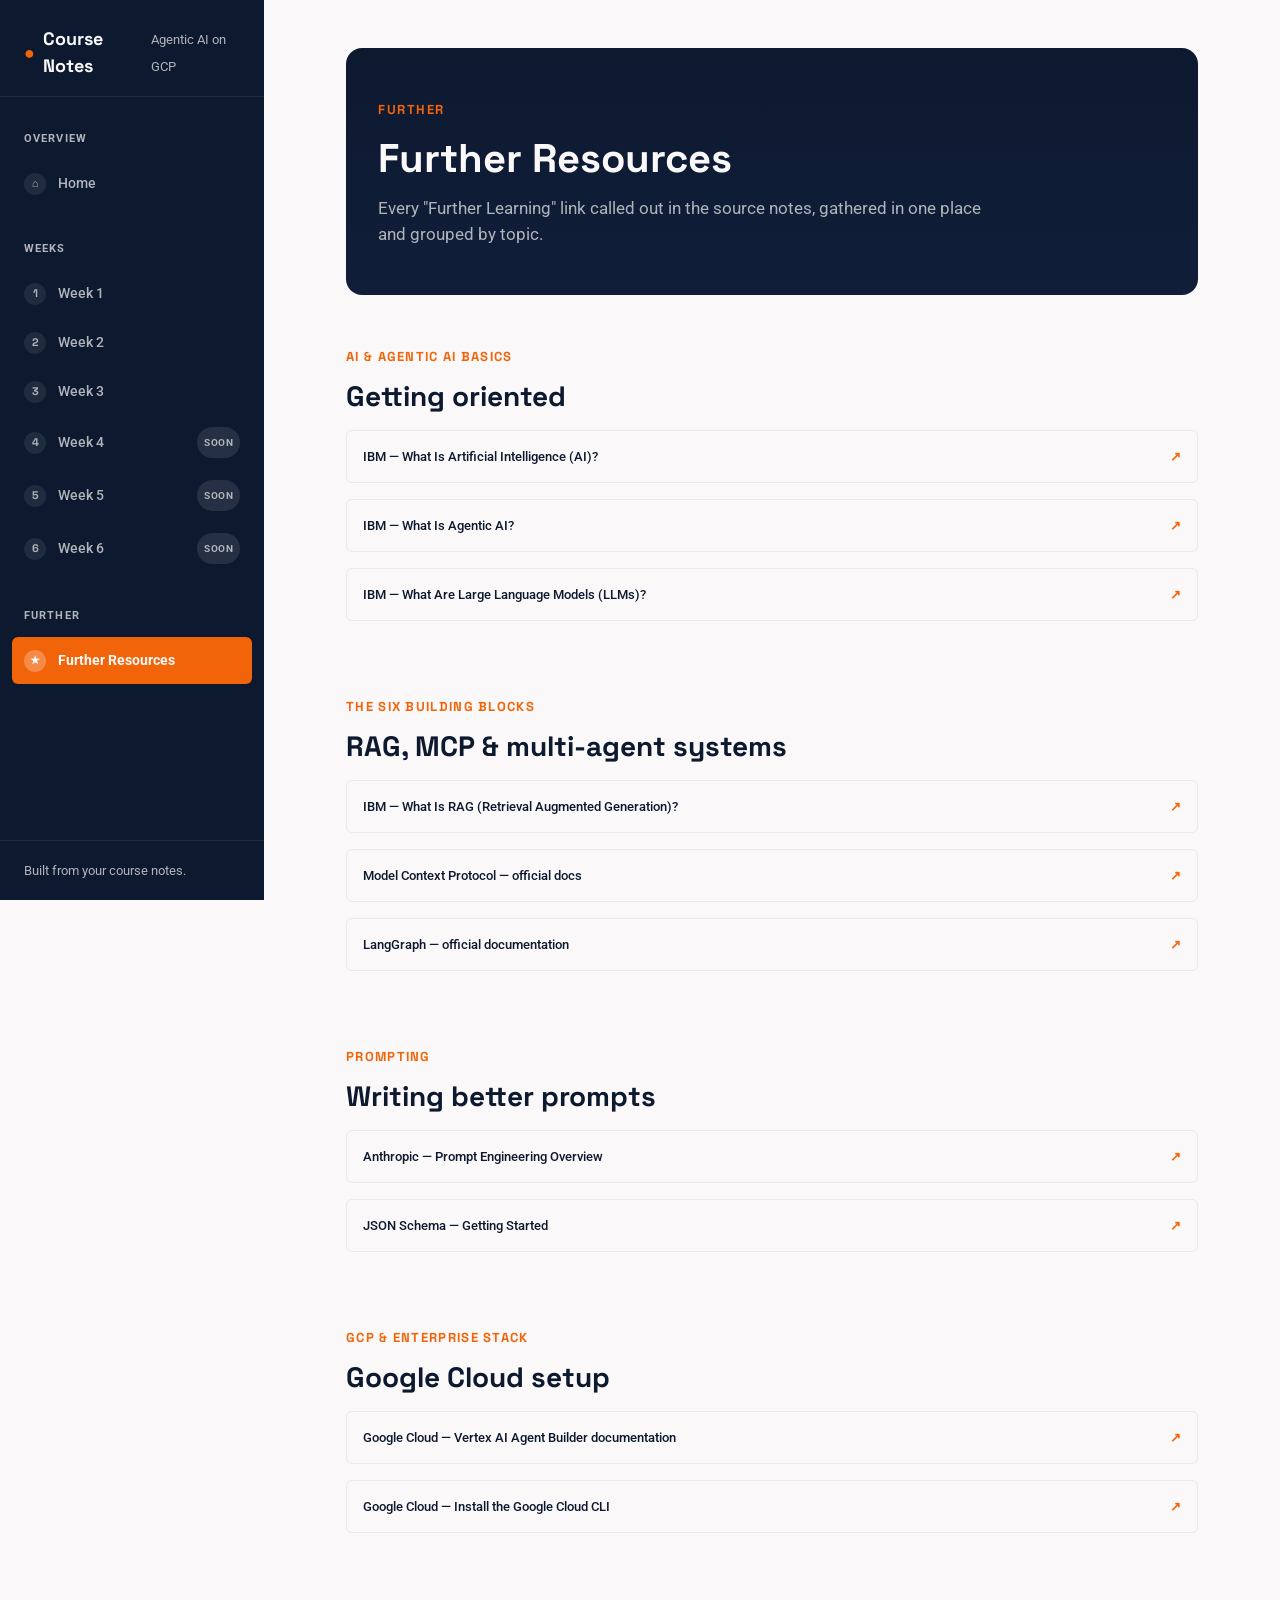
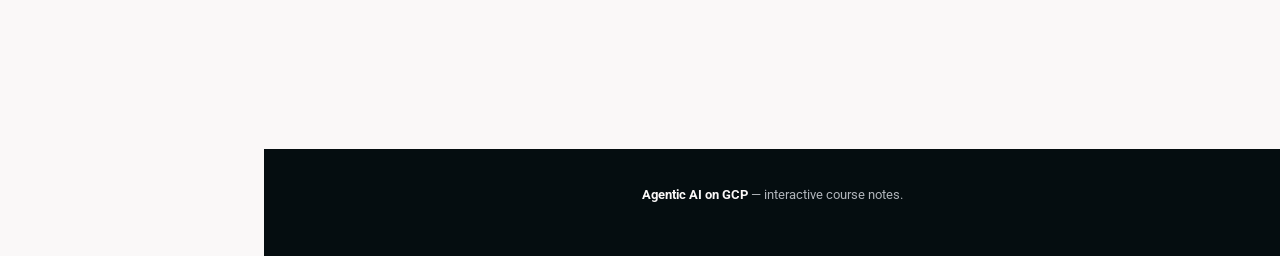
<file: resources.html>
<!DOCTYPE html>
<html lang="en">

<head>
  <meta charset="UTF-8">
  <meta name="viewport" content="width=device-width, initial-scale=1.0">
  <title>Further Resources — Agentic AI on GCP</title>
  <link rel="preconnect" href="https://fonts.googleapis.com">
  <link rel="preconnect" href="https://fonts.gstatic.com" crossorigin>
  <link
    href="https://fonts.googleapis.com/css2?family=Space+Grotesk:wght@500;600;700&family=Roboto:wght@400;500;700&display=swap"
    rel="stylesheet">
  <link rel="stylesheet" href="assets/styles.css">
</head>

<body>

  <a href="#main-content" class="skip-link">Skip to main content</a>
  <div class="progress-track" aria-hidden="true">
    <div class="progress-fill" id="readProgress"></div>
  </div>

  <button class="sidebar-toggle" id="sidebarToggle" aria-expanded="false" aria-controls="sidebar">☰ Menu</button>
  <div class="sidebar-overlay" id="sidebarOverlay"></div>

  <div class="app-shell">
    <aside class="sidebar" id="sidebar" aria-label="Course navigation">
      <div class="sidebar-brand"><span class="dot">●</span> Course Notes<span class="sub">Agentic AI on GCP</span></div>
      <nav class="sidebar-nav">
        <div class="sidebar-group-label">Overview</div>
        <ul>
          <li><a class="sidebar-link" href="index.html"><span class="num" aria-hidden="true">⌂</span> Home</a></li>
        </ul>
        <div class="sidebar-group-label">Weeks</div>
        <ul>
          <li><a class="sidebar-link" href="week1.html"><span class="num" aria-hidden="true">1</span> Week 1</a></li>
          <li><a class="sidebar-link" href="week2.html"><span class="num" aria-hidden="true">2</span> Week 2</a></li>
          <li><a class="sidebar-link" href="week3.html"><span class="num" aria-hidden="true">3</span> Week 3</a></li>
          <li><a class="sidebar-link" href="week4.html"><span class="num" aria-hidden="true">4</span> Week 4<span
                class="badge">Soon</span></a></li>
          <li><a class="sidebar-link" href="week5.html"><span class="num" aria-hidden="true">5</span> Week 5<span
                class="badge">Soon</span></a></li>
          <li><a class="sidebar-link" href="week6.html"><span class="num" aria-hidden="true">6</span> Week 6<span
                class="badge">Soon</span></a></li>
        </ul>
        <div class="sidebar-group-label">Further</div>
        <ul>
          <li><a class="sidebar-link" href="resources.html"><span class="num" aria-hidden="true">★</span> Further
              Resources</a></li>
        </ul>
      </nav>
      <div class="sidebar-foot">Built from your course notes.</div>
    </aside>

    <div class="content-col">
      <main class="page" id="main-content">

        <section class="page-hero">
          <div class="page-eyebrow">Further</div>
          <h1>Further Resources</h1>
          <p>Every "Further Learning" link called out in the source notes, gathered in one place and grouped by topic.
          </p>
        </section>

        <section id="basics">
          <div class="section-kicker">AI &amp; agentic AI basics</div>
          <h2>Getting oriented</h2>
          <ul class="resource-list">
            <li><a href="https://www.ibm.com/think/topics/artificial-intelligence" target="_blank"
                rel="noopener"><span>IBM — What Is Artificial Intelligence (AI)?</span><span class="arrow">↗</span></a>
            </li>
            <li><a href="https://www.ibm.com/think/topics/agentic-ai" target="_blank" rel="noopener"><span>IBM — What Is
                  Agentic AI?</span><span class="arrow">↗</span></a></li>
            <li><a href="https://www.ibm.com/think/topics/large-language-models" target="_blank"
                rel="noopener"><span>IBM — What Are Large Language Models (LLMs)?</span><span class="arrow">↗</span></a>
            </li>
          </ul>
        </section>

        <section id="building-blocks">
          <div class="section-kicker">The six building blocks</div>
          <h2>RAG, MCP &amp; multi-agent systems</h2>
          <ul class="resource-list">
            <li><a href="https://www.ibm.com/think/topics/retrieval-augmented-generation" target="_blank"
                rel="noopener"><span>IBM — What Is RAG (Retrieval Augmented Generation)?</span><span
                  class="arrow">↗</span></a></li>
            <li><a href="https://modelcontextprotocol.io" target="_blank" rel="noopener"><span>Model Context Protocol —
                  official docs</span><span class="arrow">↗</span></a></li>
            <li><a href="https://docs.langchain.com/oss/python/langgraph/overview" target="_blank"
                rel="noopener"><span>LangGraph — official documentation</span><span class="arrow">↗</span></a></li>
          </ul>
        </section>

        <section id="prompting">
          <div class="section-kicker">Prompting</div>
          <h2>Writing better prompts</h2>
          <ul class="resource-list">
            <li><a href="https://docs.anthropic.com/en/docs/build-with-claude/prompt-engineering/overview"
                target="_blank" rel="noopener"><span>Anthropic — Prompt Engineering Overview</span><span
                  class="arrow">↗</span></a></li>
            <li><a href="https://json-schema.org/learn/getting-started-step-by-step" target="_blank"
                rel="noopener"><span>JSON Schema — Getting Started</span><span class="arrow">↗</span></a></li>
          </ul>
        </section>

        <section id="gcp">
          <div class="section-kicker">GCP &amp; enterprise stack</div>
          <h2>Google Cloud setup</h2>
          <ul class="resource-list">
            <li><a href="https://docs.cloud.google.com/agent-builder" target="_blank" rel="noopener"><span>Google Cloud
                  — Vertex AI Agent Builder documentation</span><span class="arrow">↗</span></a></li>
            <li><a href="https://docs.cloud.google.com/sdk/docs/install-sdk" target="_blank" rel="noopener"><span>Google
                  Cloud — Install the Google Cloud CLI</span><span class="arrow">↗</span></a></li>
          </ul>
        </section>

      </main>

      <footer class="site-footer">
        <div class="page" style="padding:0 24px;">
          <p><strong>Agentic AI on GCP</strong> — interactive course notes.</p>
        </div>
      </footer>
    </div>
  </div>

  <script src="assets/app.js"></script>
</body>

</html>
</file>
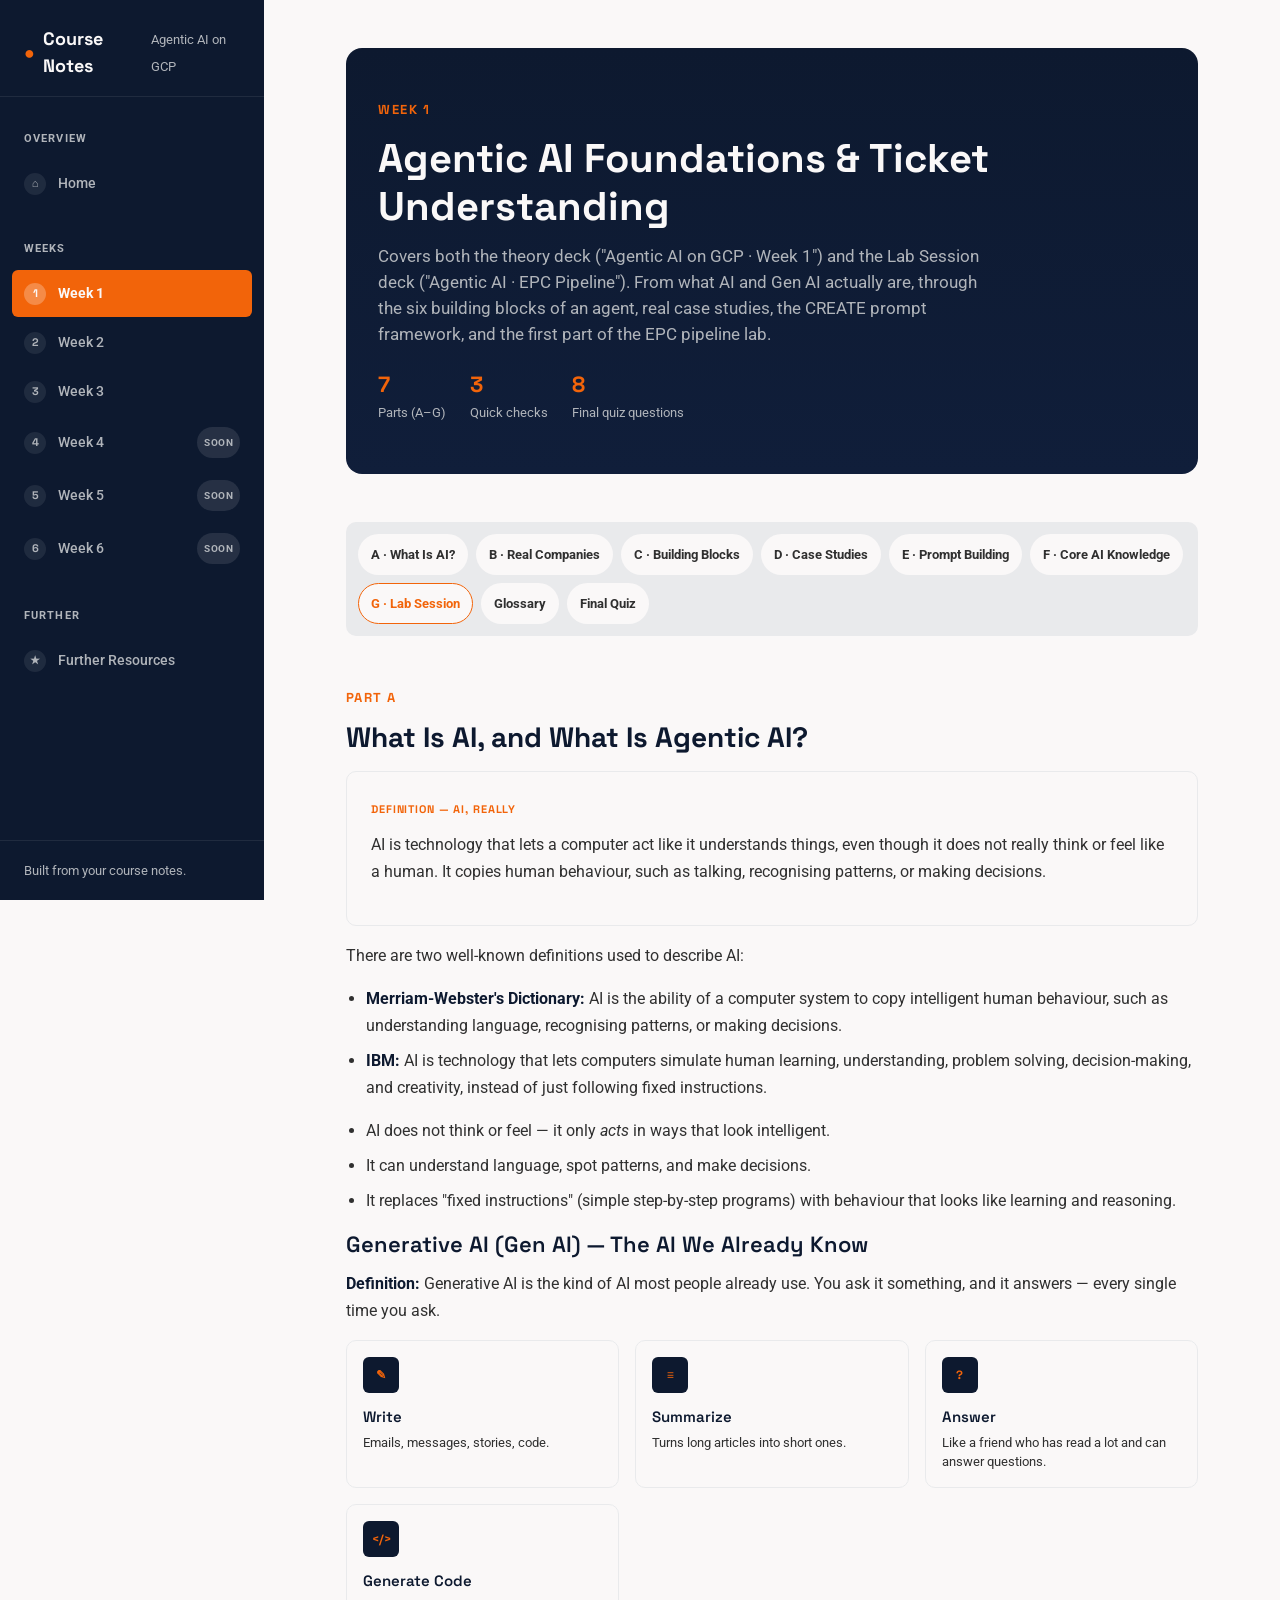
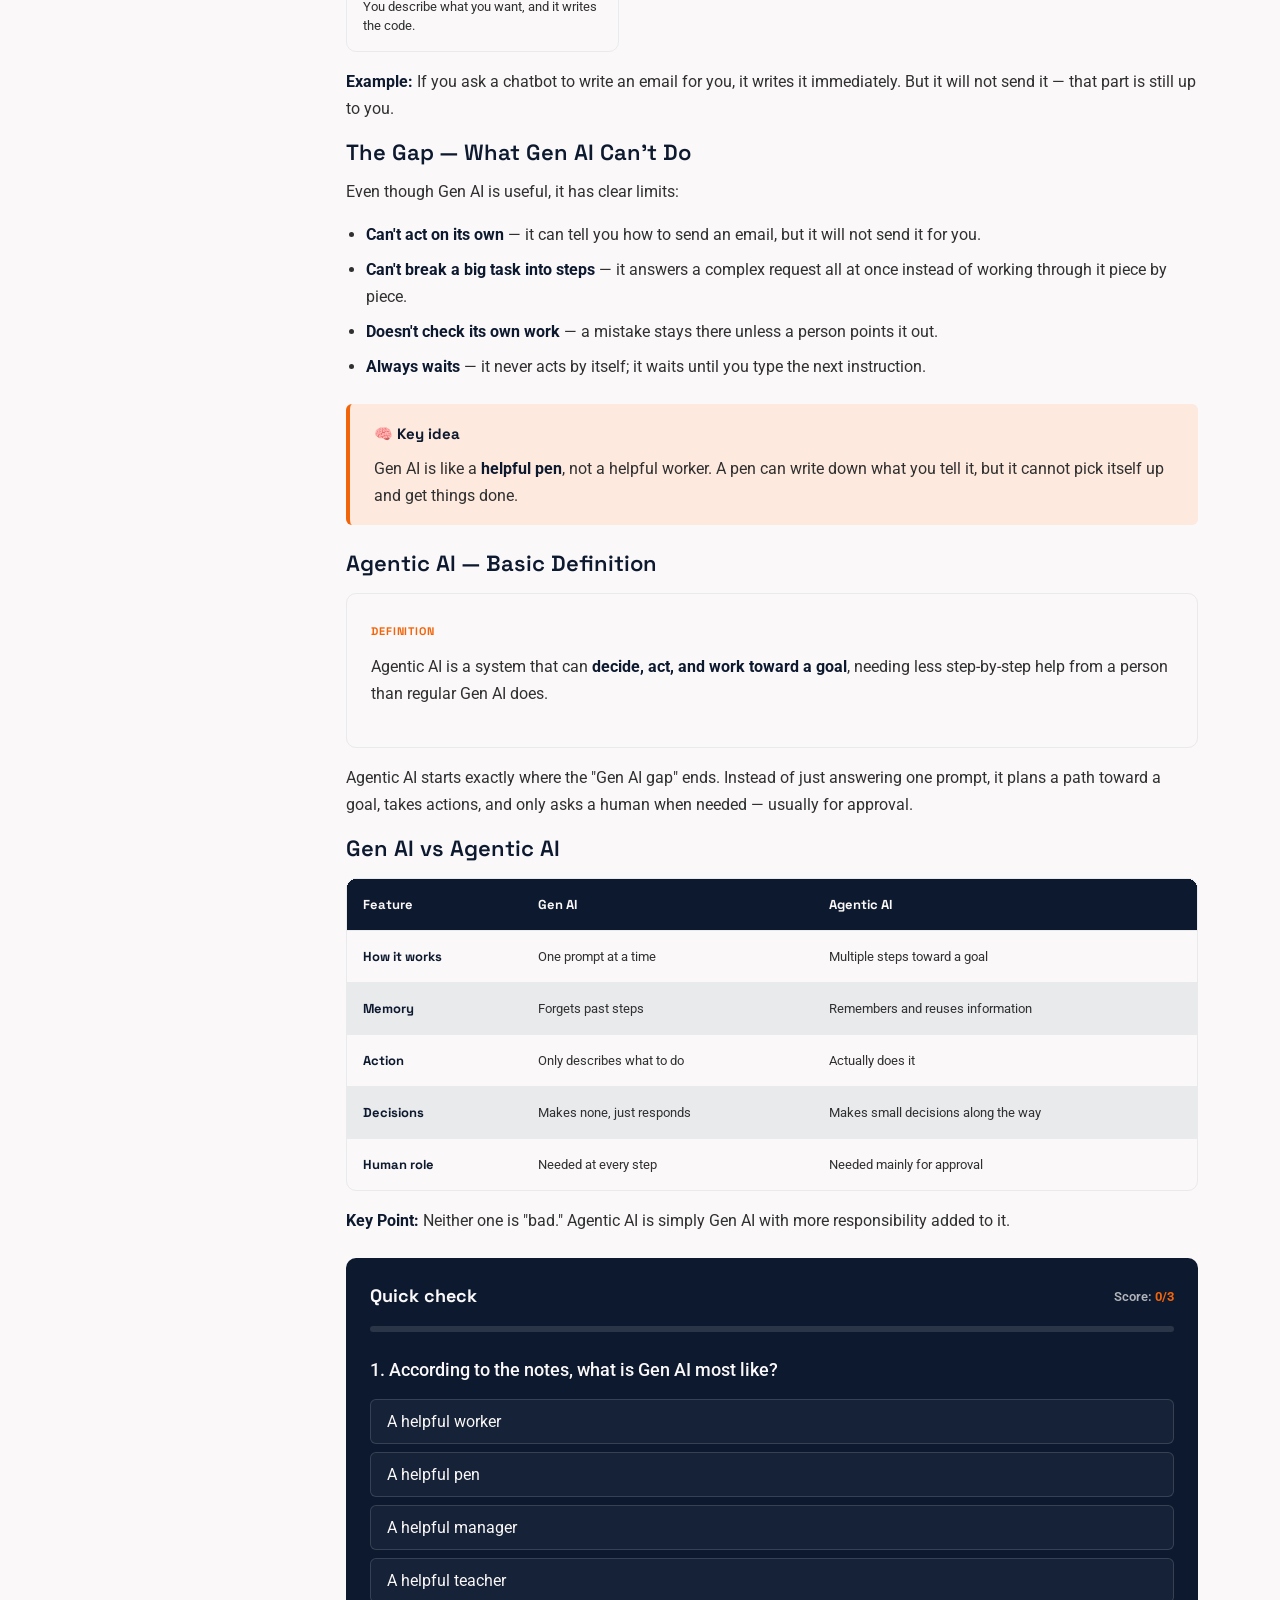
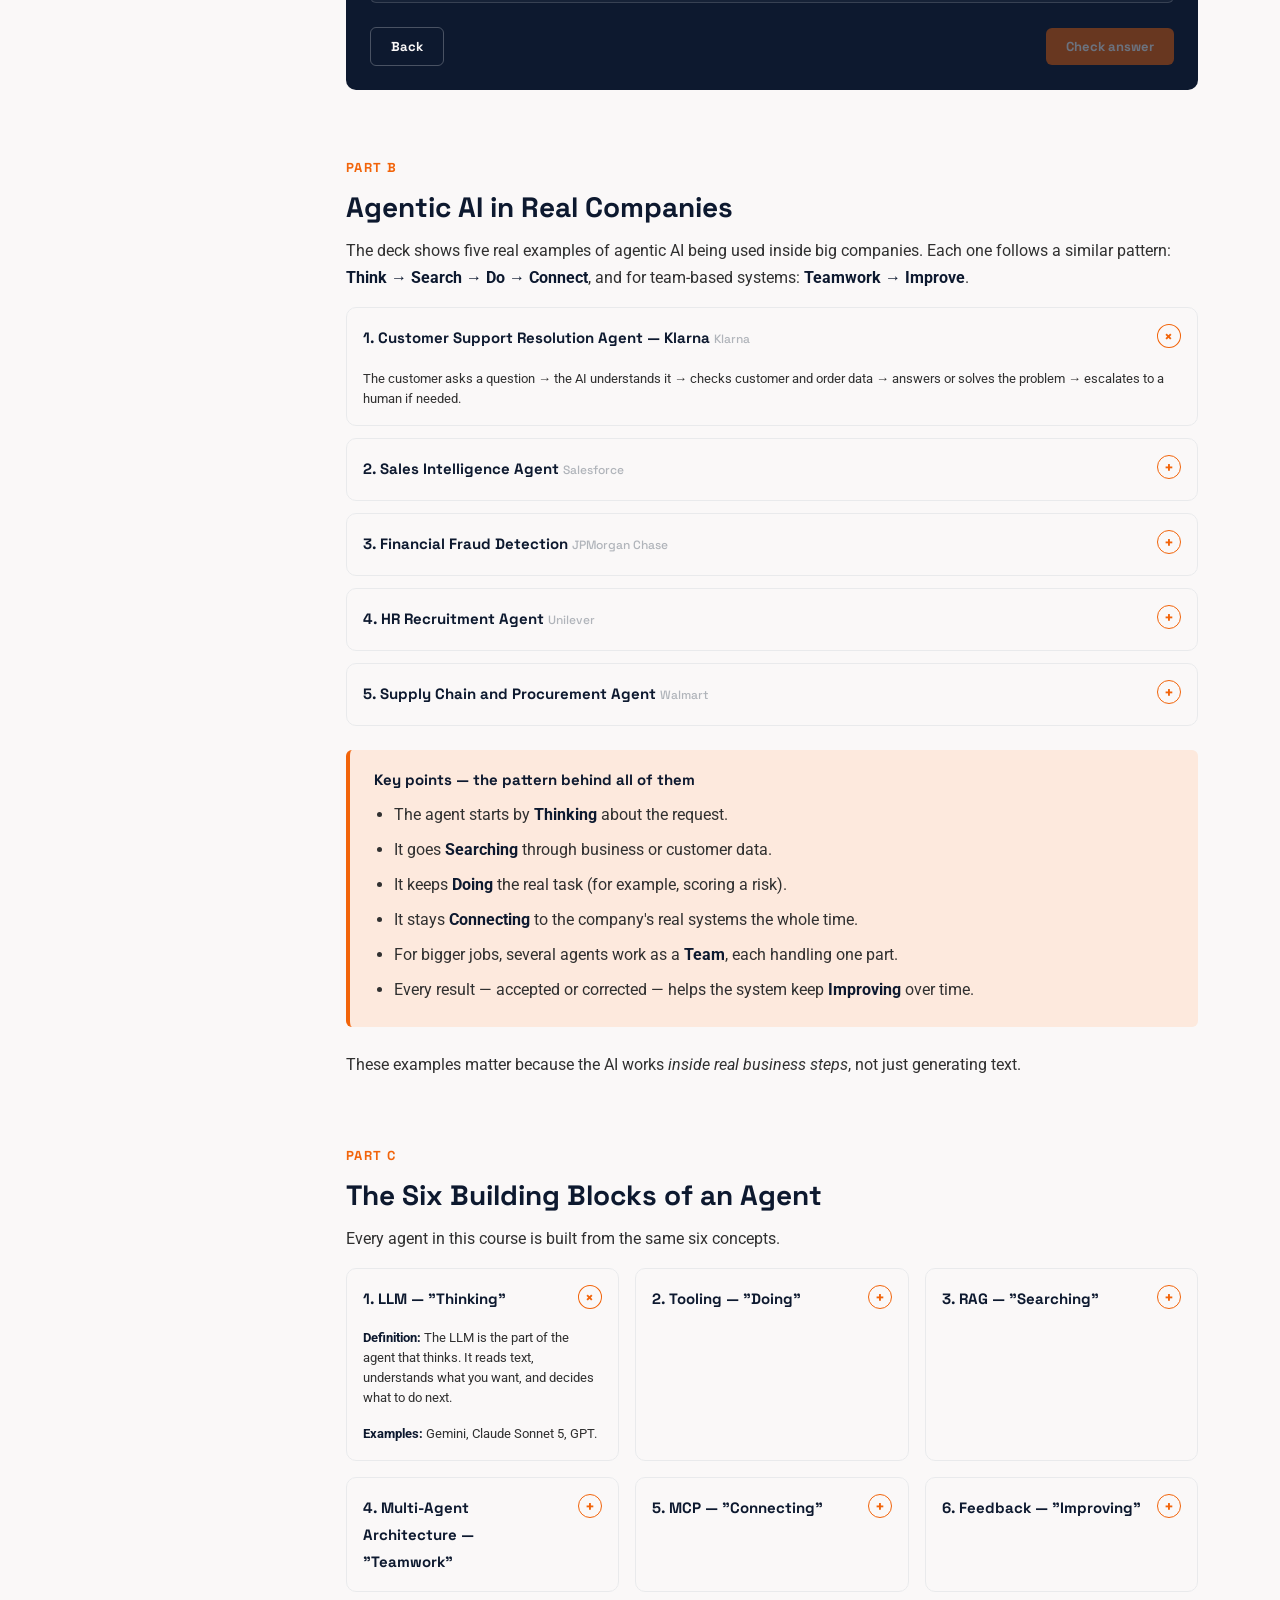
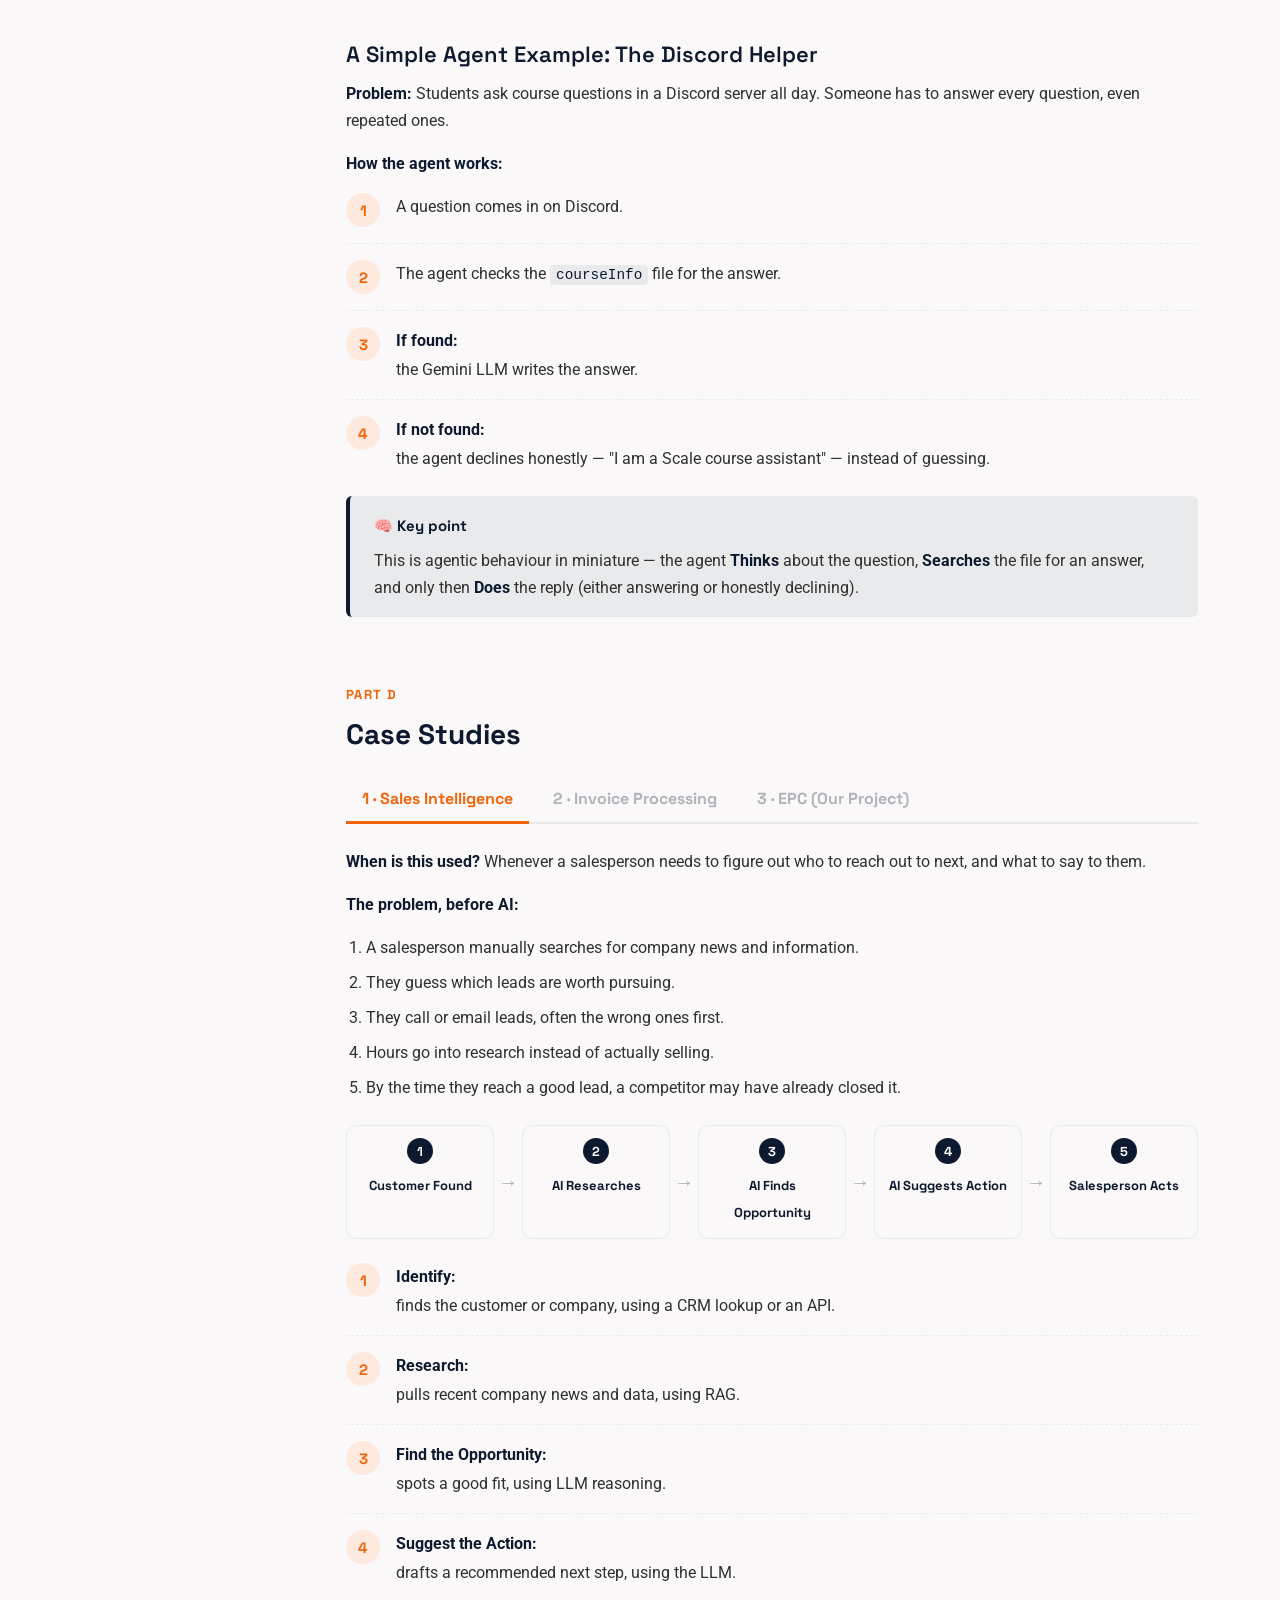
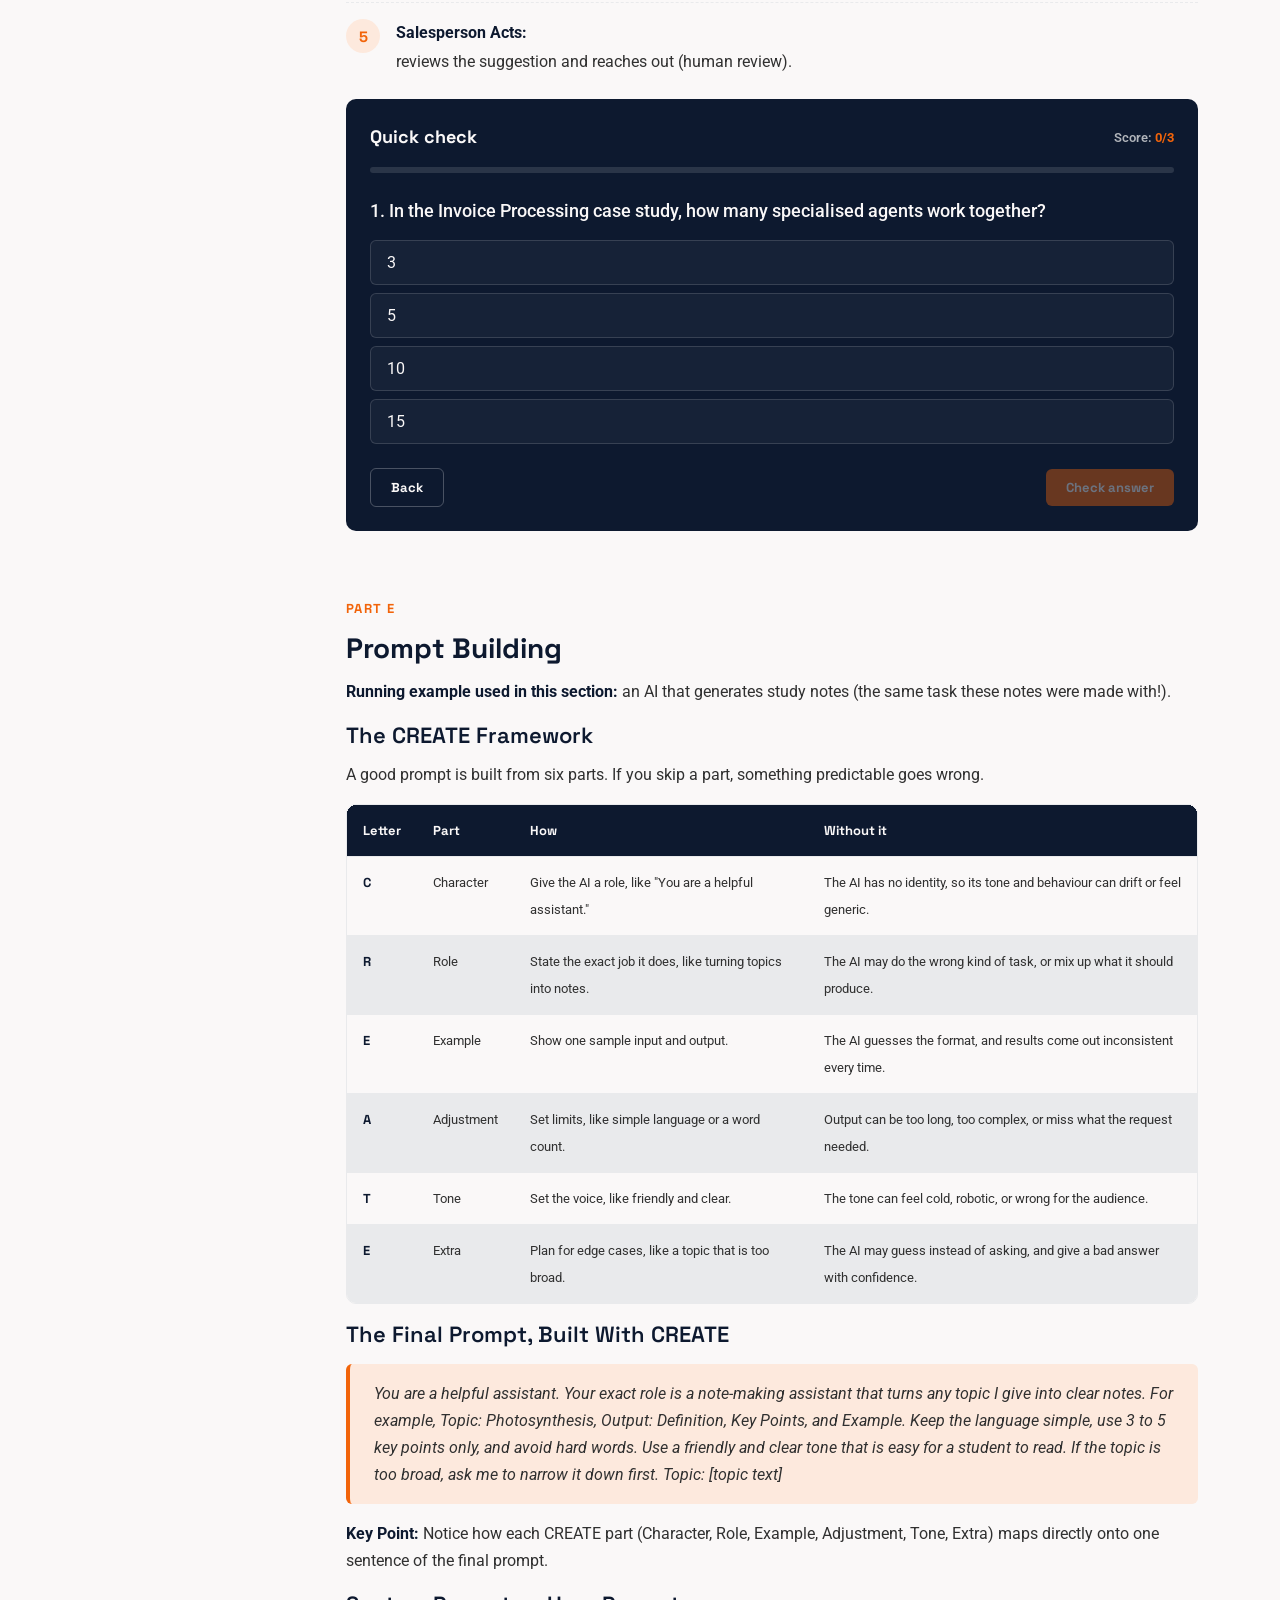
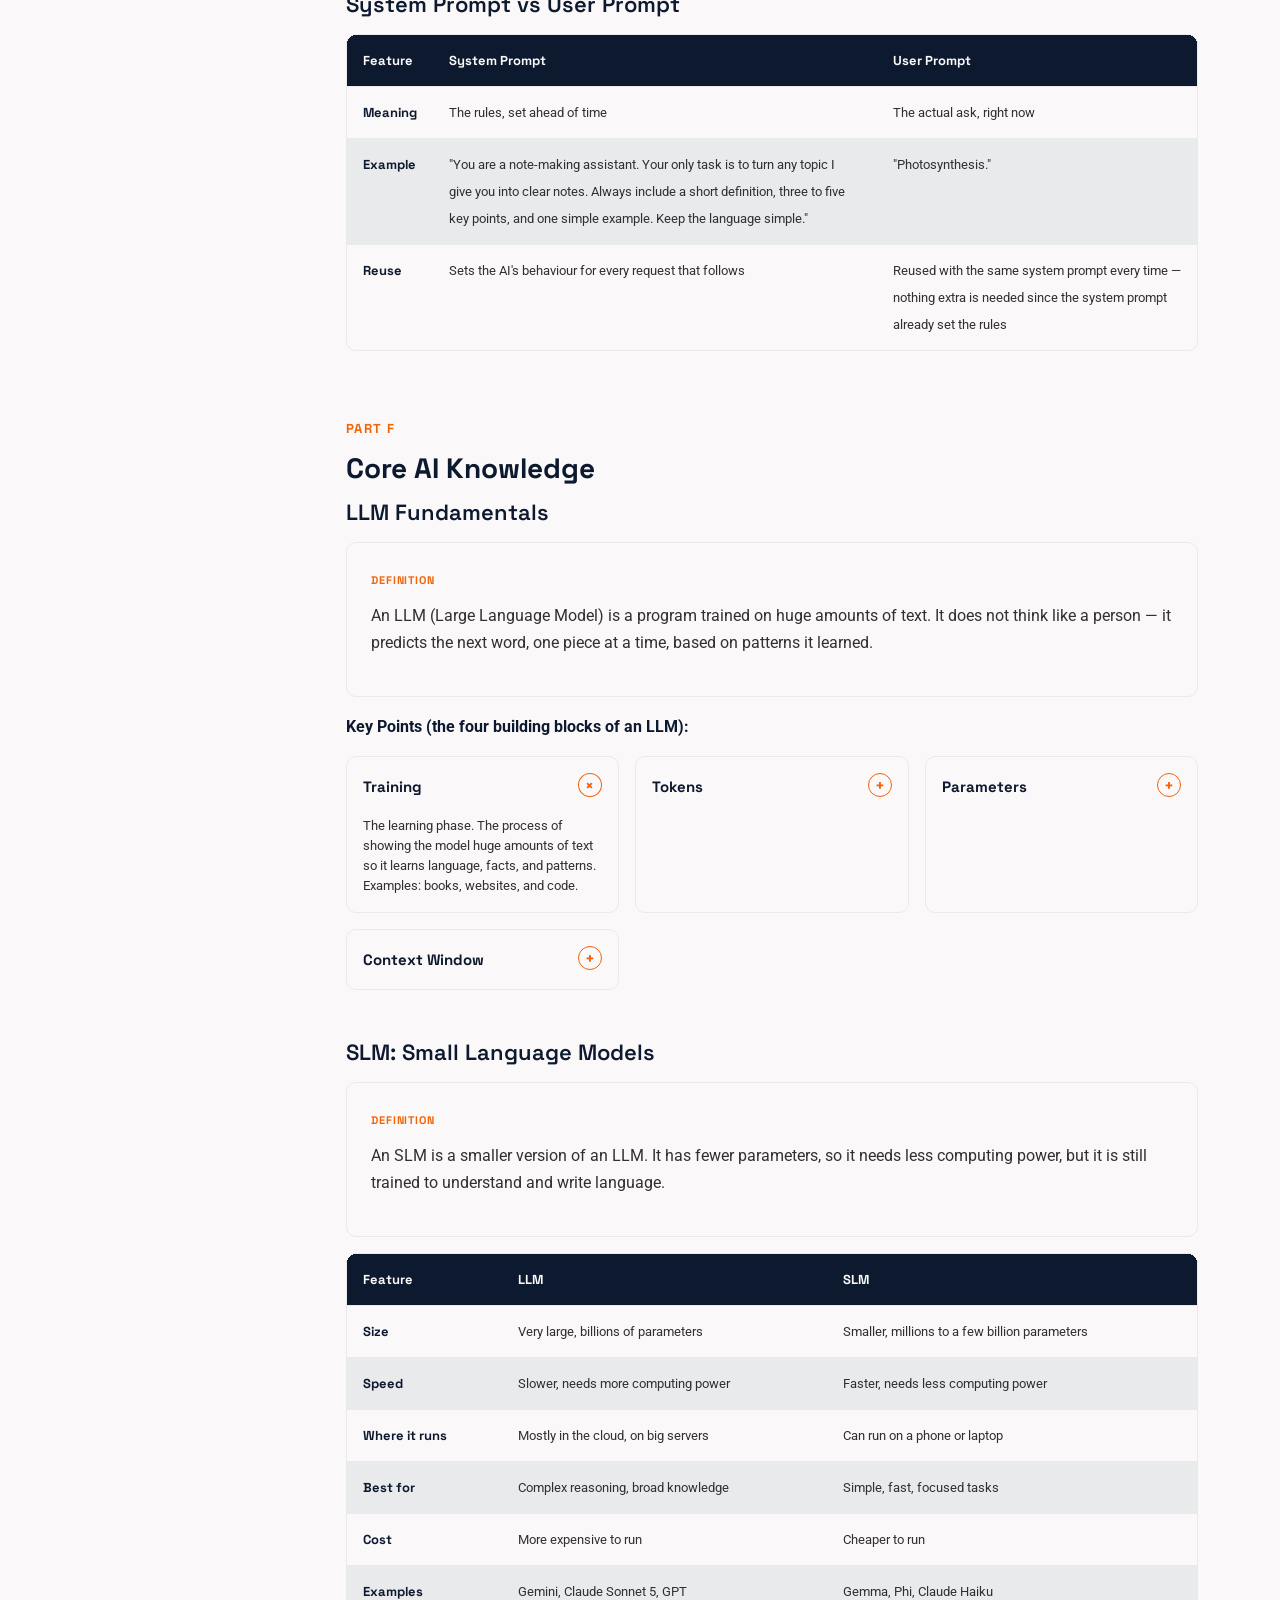
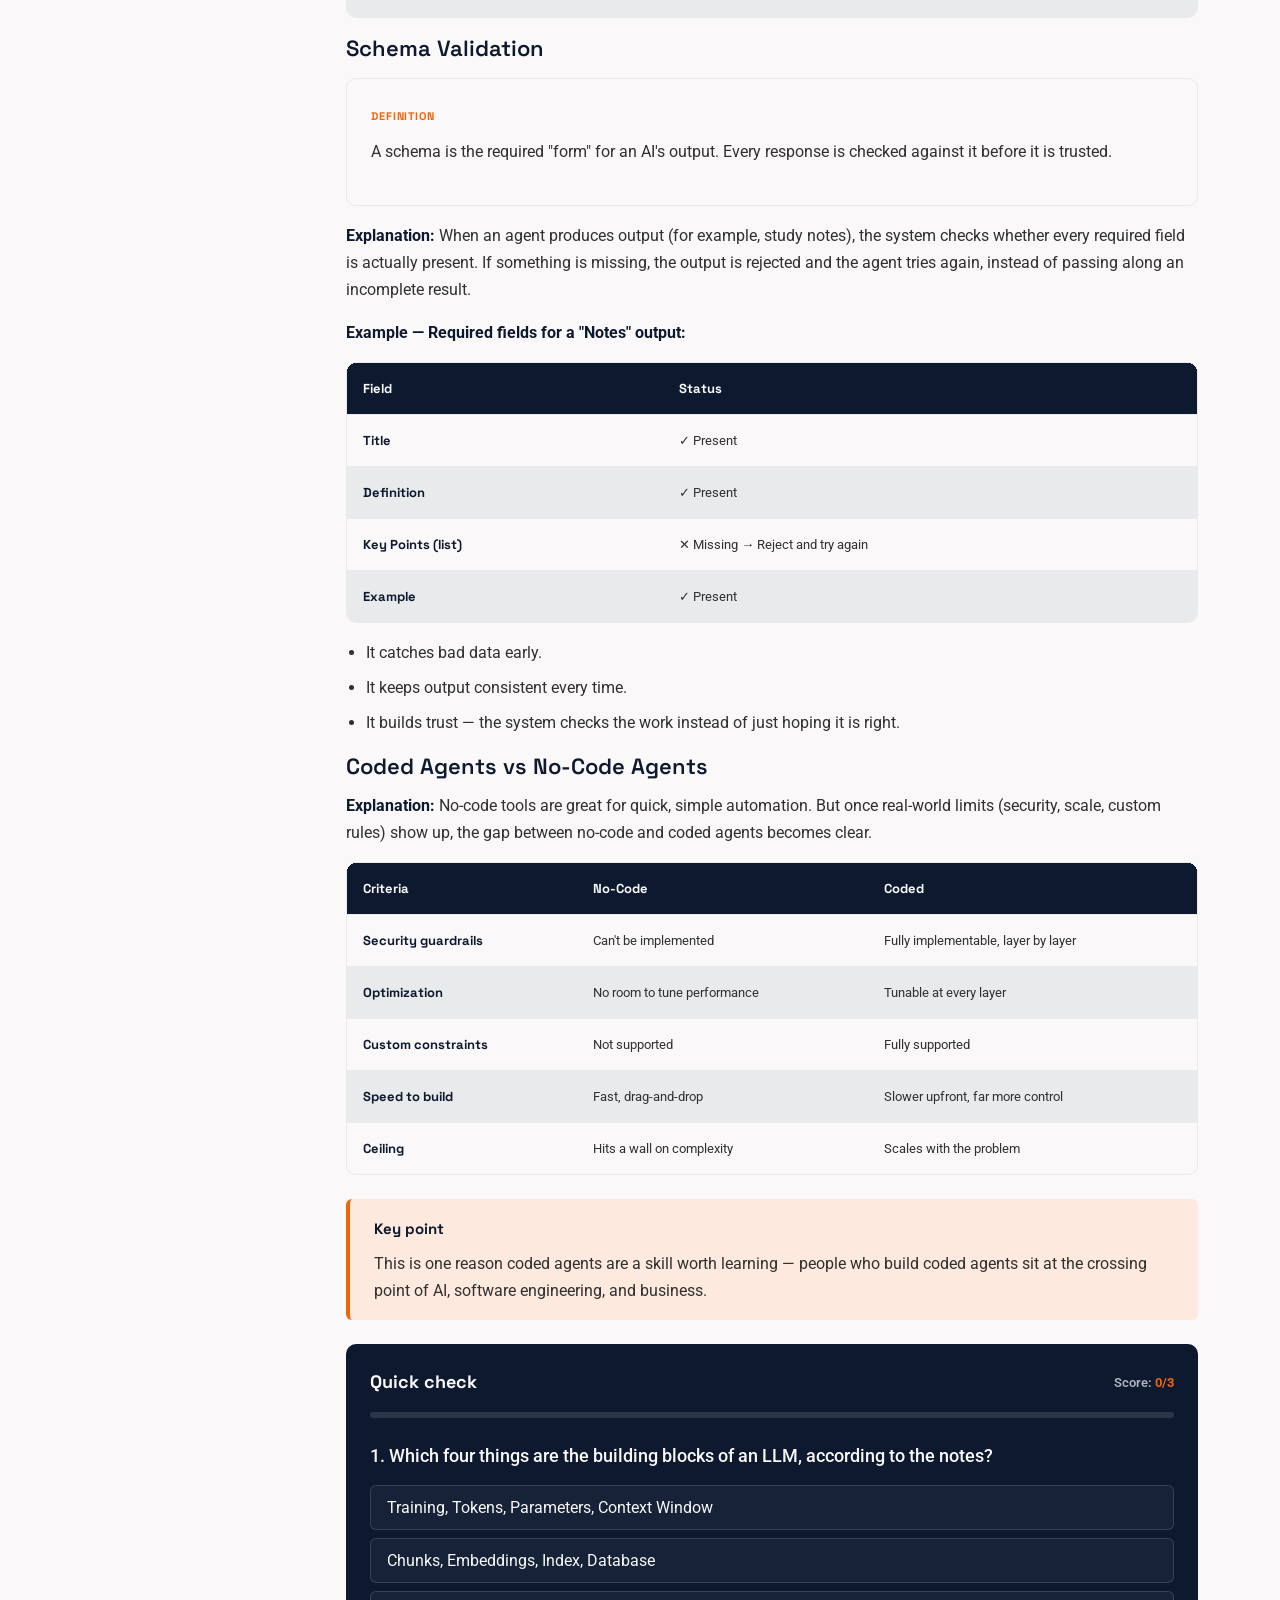
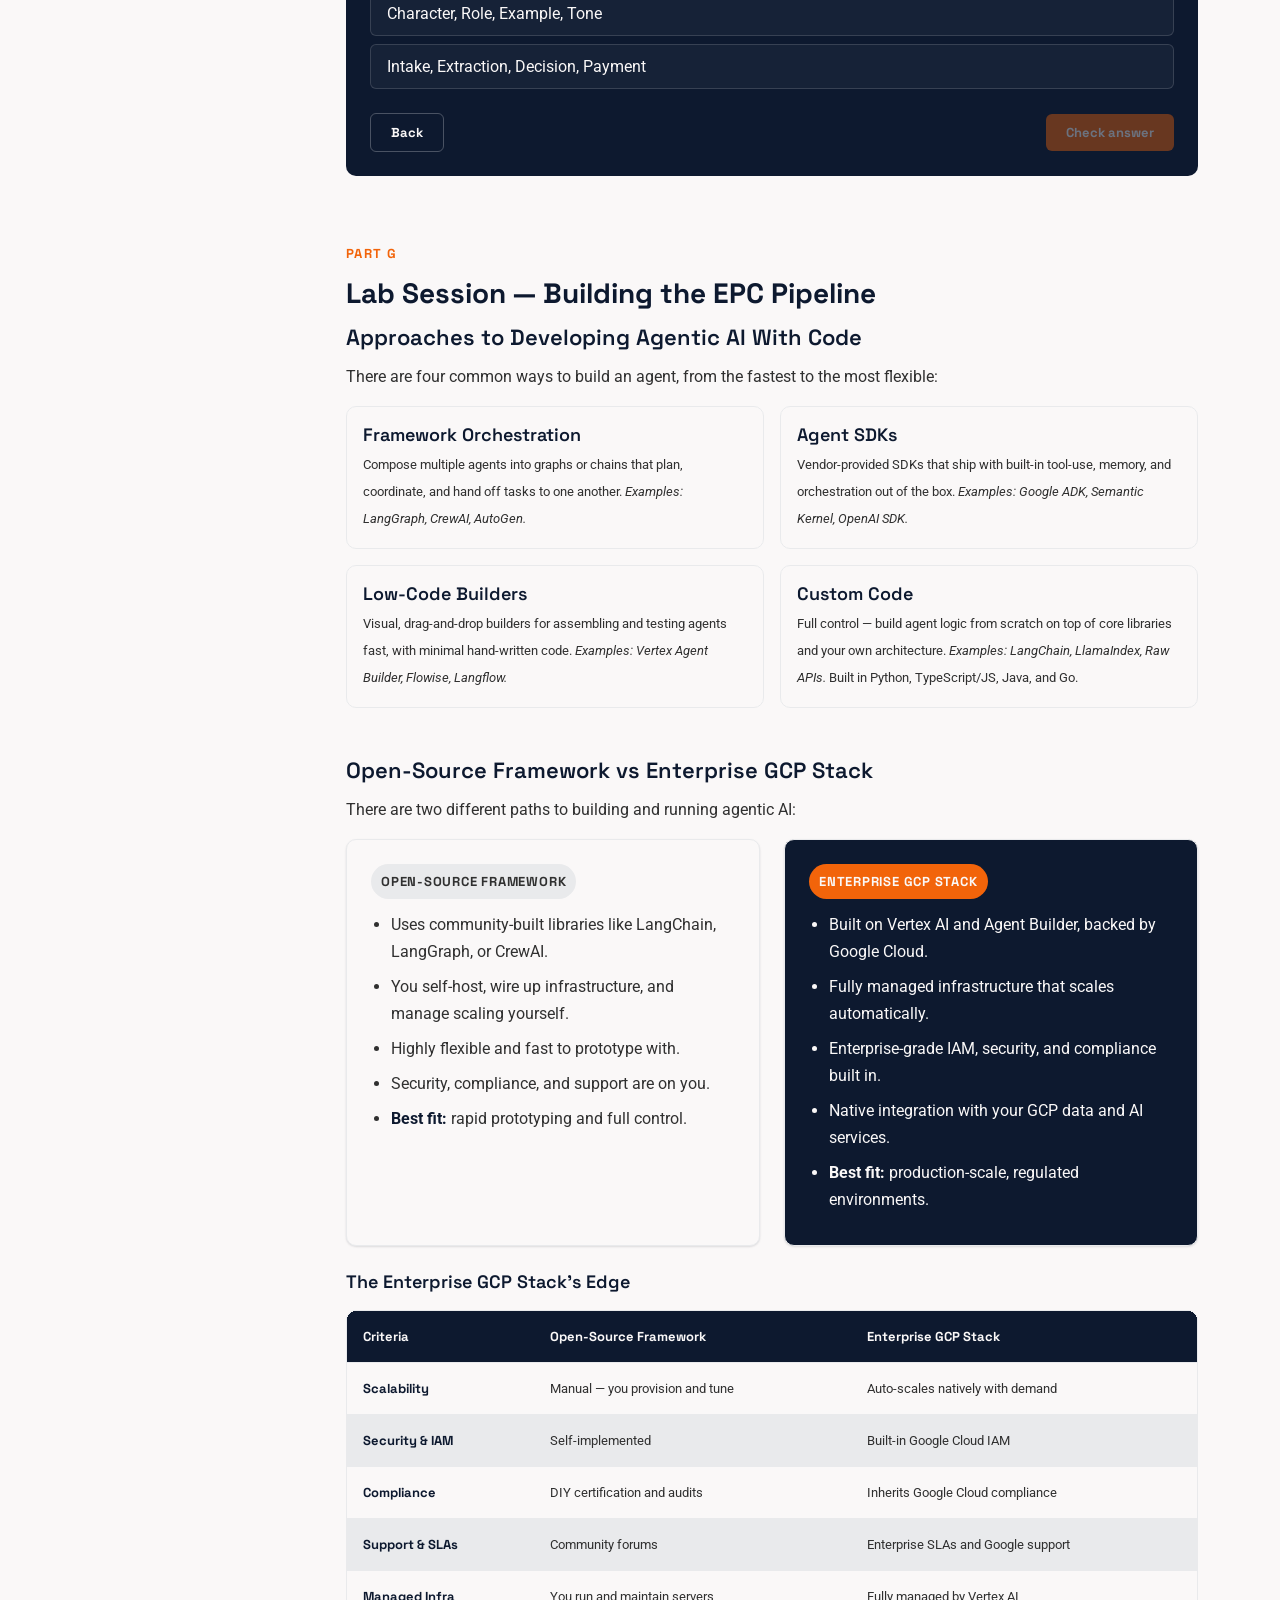
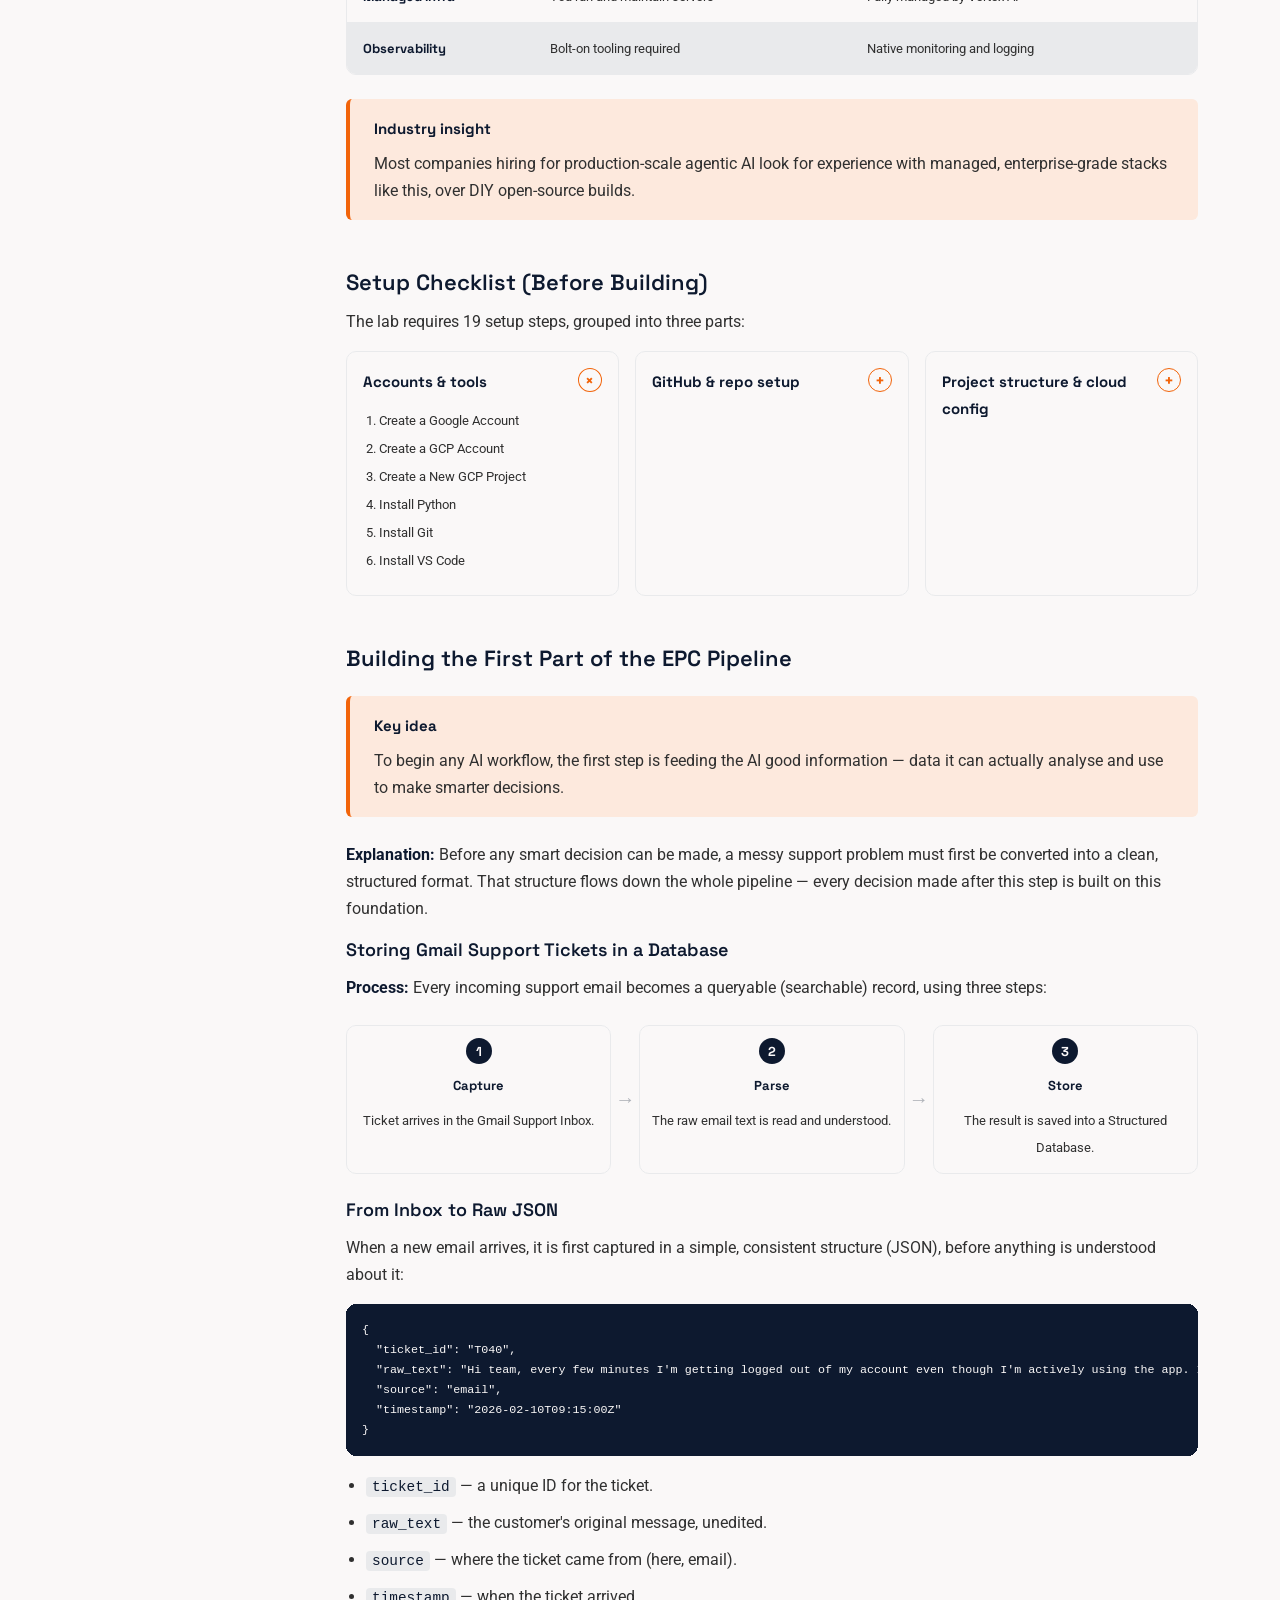
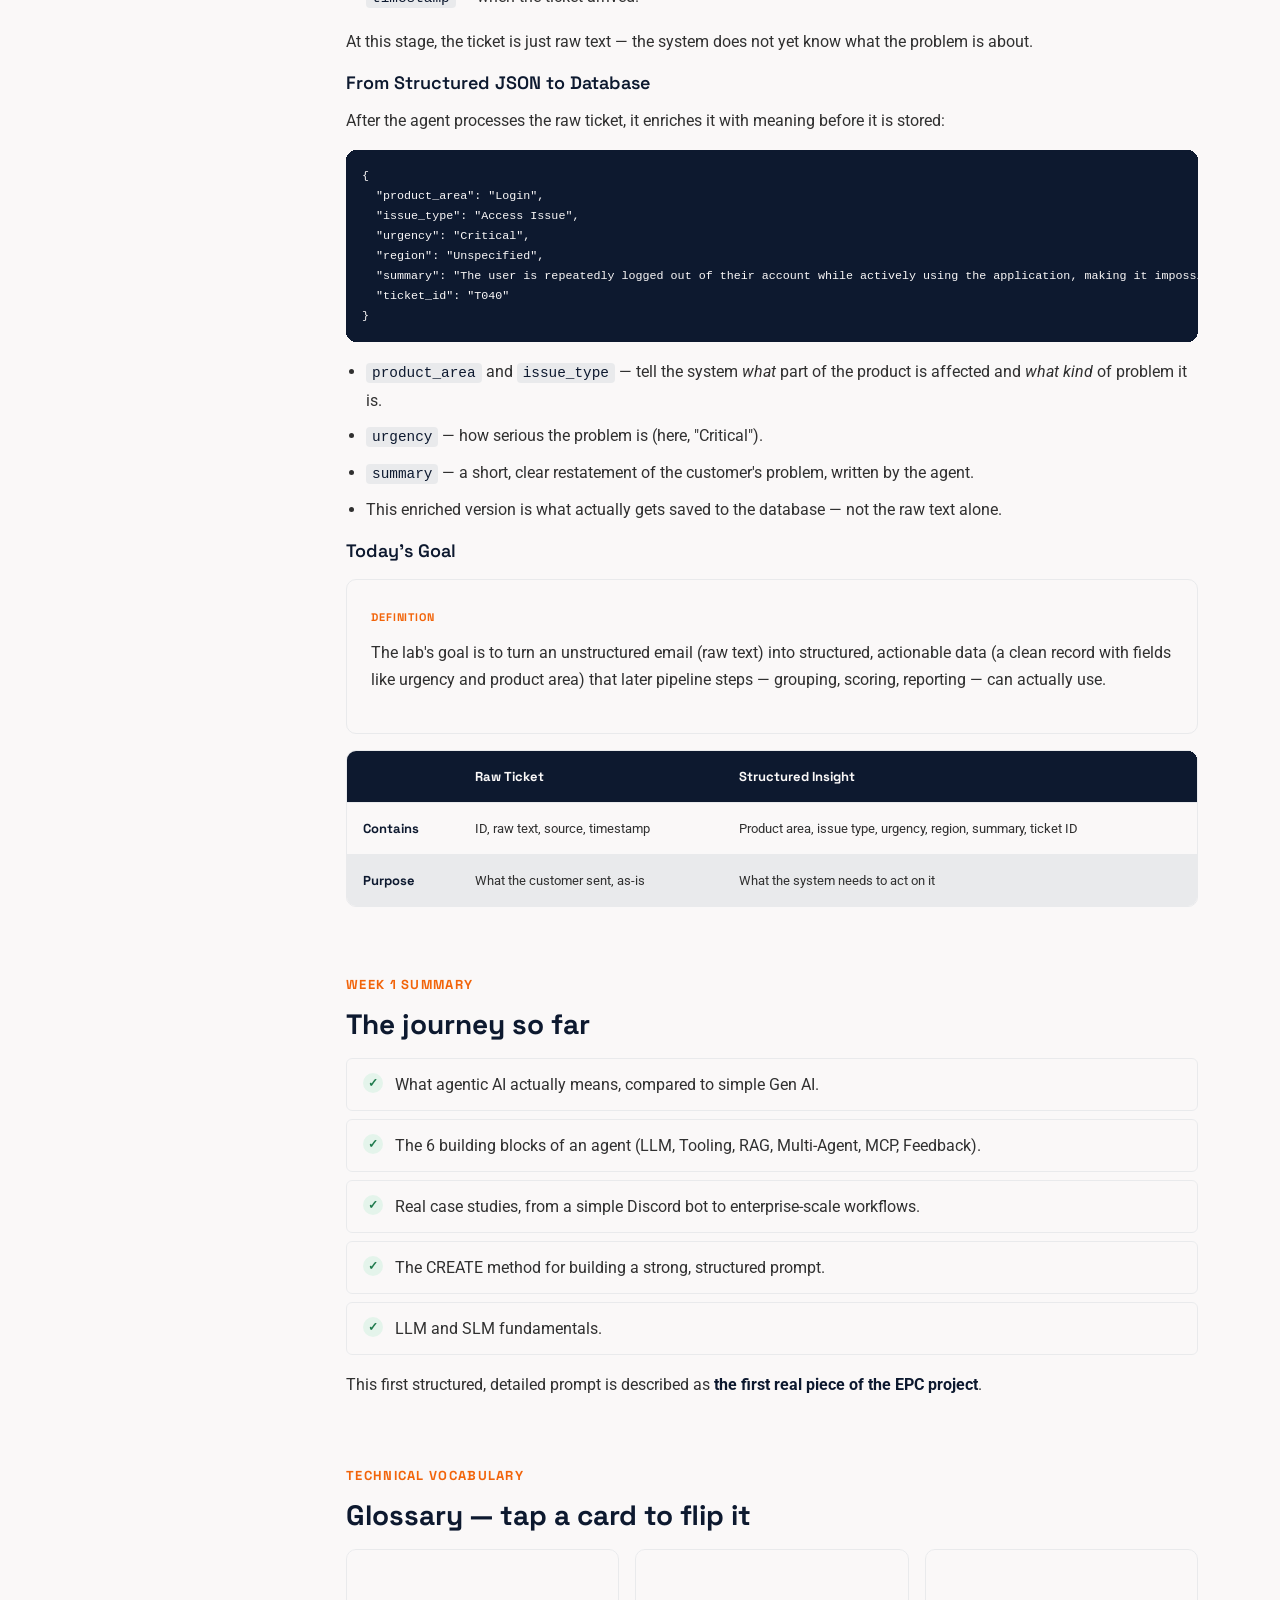
<file: week1.html>
<!DOCTYPE html>
<html lang="en">
<head>
<meta charset="UTF-8">
<meta name="viewport" content="width=device-width, initial-scale=1.0">
<title>Week 1 — Agentic AI Foundations | Agentic AI on GCP</title>
<link rel="preconnect" href="https://fonts.googleapis.com">
<link rel="preconnect" href="https://fonts.gstatic.com" crossorigin>
<link href="https://fonts.googleapis.com/css2?family=Space+Grotesk:wght@500;600;700&family=Roboto:wght@400;500;700&display=swap" rel="stylesheet">
<link rel="stylesheet" href="assets/styles.css">
</head>
<body>

<a href="#main-content" class="skip-link">Skip to main content</a>
<div class="progress-track" aria-hidden="true"><div class="progress-fill" id="readProgress"></div></div>

<button class="sidebar-toggle" id="sidebarToggle" aria-expanded="false" aria-controls="sidebar">☰ Menu</button>
<div class="sidebar-overlay" id="sidebarOverlay"></div>

<div class="app-shell">
  <aside class="sidebar" id="sidebar" aria-label="Course navigation">
    <div class="sidebar-brand"><span class="dot">●</span> Course Notes<span class="sub">Agentic AI on GCP</span></div>
    <nav class="sidebar-nav">
      <div class="sidebar-group-label">Overview</div>
      <ul><li><a class="sidebar-link" href="index.html"><span class="num" aria-hidden="true">⌂</span> Home</a></li></ul>
      <div class="sidebar-group-label">Weeks</div>
      <ul>
        <li><a class="sidebar-link" href="week1.html"><span class="num" aria-hidden="true">1</span> Week 1</a></li>
        <li><a class="sidebar-link" href="week2.html"><span class="num" aria-hidden="true">2</span> Week 2</a></li>
        <li><a class="sidebar-link" href="week3.html"><span class="num" aria-hidden="true">3</span> Week 3</a></li>
        <li><a class="sidebar-link" href="week4.html"><span class="num" aria-hidden="true">4</span> Week 4<span class="badge">Soon</span></a></li>
        <li><a class="sidebar-link" href="week5.html"><span class="num" aria-hidden="true">5</span> Week 5<span class="badge">Soon</span></a></li>
        <li><a class="sidebar-link" href="week6.html"><span class="num" aria-hidden="true">6</span> Week 6<span class="badge">Soon</span></a></li>
      </ul>
      <div class="sidebar-group-label">Further</div>
      <ul><li><a class="sidebar-link" href="resources.html"><span class="num" aria-hidden="true">★</span> Further Resources</a></li></ul>
    </nav>
    <div class="sidebar-foot">Built from your course notes.</div>
  </aside>

  <div class="content-col">
    <main class="page" id="main-content">

      <section class="page-hero">
        <div class="page-eyebrow">Week 1</div>
        <h1>Agentic AI Foundations &amp; Ticket Understanding</h1>
        <p>Covers both the theory deck ("Agentic AI on GCP · Week 1") and the Lab Session deck ("Agentic AI · EPC Pipeline"). From what AI and Gen AI actually are, through the six building blocks of an agent, real case studies, the CREATE prompt framework, and the first part of the EPC pipeline lab.</p>
        <div class="page-hero-meta">
          <div class="hero-stat"><span class="num">7</span><span class="lbl">Parts (A–G)</span></div>
          <div class="hero-stat"><span class="num">3</span><span class="lbl">Quick checks</span></div>
          <div class="hero-stat"><span class="num">8</span><span class="lbl">Final quiz questions</span></div>
        </div>
      </section>

      <nav class="jump-nav" aria-label="Jump to section">
        <a href="#part-a">A · What Is AI?</a>
        <a href="#part-b">B · Real Companies</a>
        <a href="#part-c">C · Building Blocks</a>
        <a href="#part-d">D · Case Studies</a>
        <a href="#part-e">E · Prompt Building</a>
        <a href="#part-f">F · Core AI Knowledge</a>
        <a href="#part-g">G · Lab Session</a>
        <a href="#glossary">Glossary</a>
        <a href="#final-quiz">Final Quiz</a>
      </nav>

      <!-- ============ PART A ============ -->
      <section id="part-a">
        <div class="section-kicker">Part A</div>
        <h2>What Is AI, and What Is Agentic AI?</h2>

        <div class="def-card">
          <div class="def-label">Definition — AI, really</div>
          <p>AI is technology that lets a computer act like it understands things, even though it does not really think or feel like a human. It copies human behaviour, such as talking, recognising patterns, or making decisions.</p>
        </div>

        <p>There are two well-known definitions used to describe AI:</p>
        <ul>
          <li><strong>Merriam-Webster's Dictionary:</strong> AI is the ability of a computer system to copy intelligent human behaviour, such as understanding language, recognising patterns, or making decisions.</li>
          <li><strong>IBM:</strong> AI is technology that lets computers simulate human learning, understanding, problem solving, decision-making, and creativity, instead of just following fixed instructions.</li>
        </ul>
        <ul>
          <li>AI does not think or feel — it only <em>acts</em> in ways that look intelligent.</li>
          <li>It can understand language, spot patterns, and make decisions.</li>
          <li>It replaces "fixed instructions" (simple step-by-step programs) with behaviour that looks like learning and reasoning.</li>
        </ul>

        <h3>Generative AI (Gen AI) — The AI We Already Know</h3>
        <p><strong>Definition:</strong> Generative AI is the kind of AI most people already use. You ask it something, and it answers — every single time you ask.</p>
        <div class="usecase-grid">
          <div class="usecase-card"><div class="icon">✎</div><h4>Write</h4><p>Emails, messages, stories, code.</p></div>
          <div class="usecase-card"><div class="icon">≡</div><h4>Summarize</h4><p>Turns long articles into short ones.</p></div>
          <div class="usecase-card"><div class="icon">?</div><h4>Answer</h4><p>Like a friend who has read a lot and can answer questions.</p></div>
          <div class="usecase-card"><div class="icon">&lt;/&gt;</div><h4>Generate Code</h4><p>You describe what you want, and it writes the code.</p></div>
        </div>
        <p style="margin-top:var(--sp-4)"><strong>Example:</strong> If you ask a chatbot to write an email for you, it writes it immediately. But it will not send it — that part is still up to you.</p>

        <h3>The Gap — What Gen AI Can't Do</h3>
        <p>Even though Gen AI is useful, it has clear limits:</p>
        <ul>
          <li><strong>Can't act on its own</strong> — it can tell you how to send an email, but it will not send it for you.</li>
          <li><strong>Can't break a big task into steps</strong> — it answers a complex request all at once instead of working through it piece by piece.</li>
          <li><strong>Doesn't check its own work</strong> — a mistake stays there unless a person points it out.</li>
          <li><strong>Always waits</strong> — it never acts by itself; it waits until you type the next instruction.</li>
        </ul>
        <div class="callout">
          <div class="callout-label">🧠 Key idea</div>
          <p>Gen AI is like a <strong>helpful pen</strong>, not a helpful worker. A pen can write down what you tell it, but it cannot pick itself up and get things done.</p>
        </div>

        <h3>Agentic AI — Basic Definition</h3>
        <div class="def-card">
          <div class="def-label">Definition</div>
          <p>Agentic AI is a system that can <strong>decide, act, and work toward a goal</strong>, needing less step-by-step help from a person than regular Gen AI does.</p>
        </div>
        <p>Agentic AI starts exactly where the "Gen AI gap" ends. Instead of just answering one prompt, it plans a path toward a goal, takes actions, and only asks a human when needed — usually for approval.</p>

        <h3>Gen AI vs Agentic AI</h3>
        <div class="table-wrap">
          <table>
            <thead><tr><th scope="col">Feature</th><th scope="col">Gen AI</th><th scope="col">Agentic AI</th></tr></thead>
            <tbody>
              <tr><td>How it works</td><td>One prompt at a time</td><td>Multiple steps toward a goal</td></tr>
              <tr><td>Memory</td><td>Forgets past steps</td><td>Remembers and reuses information</td></tr>
              <tr><td>Action</td><td>Only describes what to do</td><td>Actually does it</td></tr>
              <tr><td>Decisions</td><td>Makes none, just responds</td><td>Makes small decisions along the way</td></tr>
              <tr><td>Human role</td><td>Needed at every step</td><td>Needed mainly for approval</td></tr>
            </tbody>
          </table>
        </div>
        <p><strong>Key Point:</strong> Neither one is "bad." Agentic AI is simply Gen AI with more responsibility added to it.</p>

        <div class="quiz inline" data-quiz='[
          {"prompt":"According to the notes, what is Gen AI most like?","options":["A helpful worker","A helpful pen","A helpful manager","A helpful teacher"],"correct":1,"explain":"Gen AI is like a helpful pen, not a helpful worker \u2014 it writes down what you tell it, but it cannot pick itself up and get things done."},
          {"prompt":"True or false: a normal Gen AI system remembers and reuses information from its past steps.","options":["True","False"],"correct":1,"explain":"In the Gen AI vs Agentic AI table, Gen AI forgets past steps. Remembering and reusing information is what Agentic AI does."},
          {"prompt":"In the Gen AI vs Agentic AI table, when is a human needed for Agentic AI?","options":["At every step","Mainly for approval","Never","Only to type the first prompt"],"correct":1,"explain":"Agentic AI needs a human mainly for approval, compared to Gen AI which needs a human at every step."}
        ]'>
          <div class="quiz-header"><h3 class="quiz-title">Quick check</h3><span class="quiz-score">Score: <strong><span data-score>0</span>/<span data-total>0</span></strong></span></div>
          <div class="quiz-progress-track"><div class="quiz-progress-fill" data-progress></div></div>
          <div data-questions></div>
          <div class="quiz-result" data-result><div class="score-num"><span data-final-score></span>/<span data-final-total></span></div><p data-final-msg></p><button class="btn btn-primary" data-retry>Try again</button></div>
          <div class="quiz-nav" data-nav-controls><button class="btn btn-ghost" data-prev disabled>Back</button><button class="btn btn-primary" data-next disabled>Check answer</button></div>
        </div>
      </section>

      <!-- ============ PART B ============ -->
      <section id="part-b">
        <div class="section-kicker">Part B</div>
        <h2>Agentic AI in Real Companies</h2>
        <p>The deck shows five real examples of agentic AI being used inside big companies. Each one follows a similar pattern: <strong>Think → Search → Do → Connect</strong>, and for team-based systems: <strong>Teamwork → Improve</strong>.</p>

        <div class="acc-list">
          <details class="acc-card" open>
            <summary><span>1. Customer Support Resolution Agent — Klarna <span class="tagline">Klarna</span></span><span class="plus" aria-hidden="true">+</span></summary>
            <div class="body">The customer asks a question → the AI understands it → checks customer and order data → answers or solves the problem → escalates to a human if needed.</div>
          </details>
          <details class="acc-card">
            <summary><span>2. Sales Intelligence Agent <span class="tagline">Salesforce</span></span><span class="plus" aria-hidden="true">+</span></summary>
            <div class="body">A customer or company is identified → the AI researches data → finds an opportunity → suggests the next action → the salesperson acts on it.</div>
          </details>
          <details class="acc-card">
            <summary><span>3. Financial Fraud Detection <span class="tagline">JPMorgan Chase</span></span><span class="plus" aria-hidden="true">+</span></summary>
            <div class="body">A transaction happens → the AI checks the behaviour → spots anything unusual → gives a risk signal → the bank investigates or blocks it.</div>
          </details>
          <details class="acc-card">
            <summary><span>4. HR Recruitment Agent <span class="tagline">Unilever</span></span><span class="plus" aria-hidden="true">+</span></summary>
            <div class="body">An application arrives → the AI assesses the candidate → screens candidates → candidates move through assessment → the recruiter makes the final decision.</div>
          </details>
          <details class="acc-card">
            <summary><span>5. Supply Chain and Procurement Agent <span class="tagline">Walmart</span></span><span class="plus" aria-hidden="true">+</span></summary>
            <div class="body">Stock or demand changes → the AI predicts what is needed → checks the supply → recommends an action → the order or restocking happens.</div>
          </details>
        </div>

        <div class="callout" style="margin-top:var(--sp-5)">
          <div class="callout-label">Key points — the pattern behind all of them</div>
          <ul style="margin-bottom:0">
            <li>The agent starts by <strong>Thinking</strong> about the request.</li>
            <li>It goes <strong>Searching</strong> through business or customer data.</li>
            <li>It keeps <strong>Doing</strong> the real task (for example, scoring a risk).</li>
            <li>It stays <strong>Connecting</strong> to the company's real systems the whole time.</li>
            <li>For bigger jobs, several agents work as a <strong>Team</strong>, each handling one part.</li>
            <li>Every result — accepted or corrected — helps the system keep <strong>Improving</strong> over time.</li>
          </ul>
        </div>
        <p>These examples matter because the AI works <em>inside real business steps</em>, not just generating text.</p>
      </section>

      <!-- ============ PART C ============ -->
      <section id="part-c">
        <div class="section-kicker">Part C</div>
        <h2>The Six Building Blocks of an Agent</h2>
        <p>Every agent in this course is built from the same six concepts.</p>

        <div class="card-grid">
          <details class="acc-card" open><summary><span>1. LLM — "Thinking"</span><span class="plus" aria-hidden="true">+</span></summary><div class="body"><p><strong>Definition:</strong> The LLM is the part of the agent that thinks. It reads text, understands what you want, and decides what to do next.</p><p style="margin-bottom:0"><strong>Examples:</strong> Gemini, Claude Sonnet 5, GPT.</p></div></details>
          <details class="acc-card"><summary><span>2. Tooling — "Doing"</span><span class="plus" aria-hidden="true">+</span></summary><div class="body"><p><strong>Definition:</strong> Tooling is the set of abilities given to the agent so it can search, look things up, or take an action.</p><p style="margin-bottom:0"><strong>Examples:</strong> Function calling, search tools, APIs.</p></div></details>
          <details class="acc-card"><summary><span>3. RAG — "Searching"</span><span class="plus" aria-hidden="true">+</span></summary><div class="body"><p><strong>Definition:</strong> RAG is a way to check real facts before answering. The agent does not rely only on what it remembers from training — it looks things up first.</p><p style="margin-bottom:0"><strong>Examples:</strong> Vertex AI Vector Search, text embedding models.</p></div></details>
          <details class="acc-card"><summary><span>4. Multi-Agent Architecture — "Teamwork"</span><span class="plus" aria-hidden="true">+</span></summary><div class="body"><p><strong>Definition:</strong> A team of smaller agents, where each one has its own job, and they work together to finish a bigger task.</p><p style="margin-bottom:0"><strong>Examples:</strong> Cloud Workflows, LangGraph.</p></div></details>
          <details class="acc-card"><summary><span>5. MCP — "Connecting"</span><span class="plus" aria-hidden="true">+</span></summary><div class="body"><p><strong>Definition:</strong> MCP is a common, standard way for an agent to connect to outside tools and data sources.</p><p><strong>Explanation:</strong> Instead of every company building a custom connector for every tool, MCP gives one shared way to plug an AI model into external systems (like a database, a file, or a company API), so different tools and different AI models can talk to each other more easily.</p><p style="margin-bottom:0"><strong>Examples:</strong> Model Context Protocol servers.</p></div></details>
          <details class="acc-card"><summary><span>6. Feedback — "Improving"</span><span class="plus" aria-hidden="true">+</span></summary><div class="body"><p style="margin-bottom:0"><strong>Definition:</strong> Feedback is information that helps the agent do better the next time. <strong>Examples:</strong> Human review, approval, or rejection.</p></div></details>
        </div>

        <h3 style="margin-top:var(--sp-7)">A Simple Agent Example: The Discord Helper</h3>
        <p><strong>Problem:</strong> Students ask course questions in a Discord server all day. Someone has to answer every question, even repeated ones.</p>
        <p><strong>How the agent works:</strong></p>
        <ol class="step-list">
          <li><span class="step-badge" aria-hidden="true"></span><span class="step-text">A question comes in on Discord.</span></li>
          <li><span class="step-badge" aria-hidden="true"></span><span class="step-text">The agent checks the <code>courseInfo</code> file for the answer.</span></li>
          <li><span class="step-badge" aria-hidden="true"></span><span class="step-text"><strong>If found:</strong> the Gemini LLM writes the answer.</span></li>
          <li><span class="step-badge" aria-hidden="true"></span><span class="step-text"><strong>If not found:</strong> the agent declines honestly — "I am a Scale course assistant" — instead of guessing.</span></li>
        </ol>
        <div class="callout deep">
          <div class="callout-label">🧠 Key point</div>
          <p>This is agentic behaviour in miniature — the agent <strong>Thinks</strong> about the question, <strong>Searches</strong> the file for an answer, and only then <strong>Does</strong> the reply (either answering or honestly declining).</p>
        </div>
      </section>

      <!-- ============ PART D ============ -->
      <section id="part-d">
        <div class="section-kicker">Part D</div>
        <h2>Case Studies</h2>

        <div class="tabs">
          <div class="tablist" role="tablist" aria-label="Case studies">
            <button class="tab-btn" role="tab" id="tab-cs1" aria-selected="true" aria-controls="panel-cs1" data-tab="cs1">1 · Sales Intelligence</button>
            <button class="tab-btn" role="tab" id="tab-cs2" aria-selected="false" aria-controls="panel-cs2" tabindex="-1" data-tab="cs2">2 · Invoice Processing</button>
            <button class="tab-btn" role="tab" id="tab-cs3" aria-selected="false" aria-controls="panel-cs3" tabindex="-1" data-tab="cs3">3 · EPC (Our Project)</button>
          </div>

          <div class="tab-panel" id="panel-cs1" role="tabpanel" aria-labelledby="tab-cs1" tabindex="0">
            <p><strong>When is this used?</strong> Whenever a salesperson needs to figure out who to reach out to next, and what to say to them.</p>
            <p><strong>The problem, before AI:</strong></p>
            <ol>
              <li>A salesperson manually searches for company news and information.</li>
              <li>They guess which leads are worth pursuing.</li>
              <li>They call or email leads, often the wrong ones first.</li>
              <li>Hours go into research instead of actually selling.</li>
              <li>By the time they reach a good lead, a competitor may have already closed it.</li>
            </ol>
            <div class="flow" role="list" aria-label="Sales Intelligence workflow">
              <div class="flow-step" role="listitem"><div class="flow-num">1</div><div class="flow-label">Customer Found</div></div>
              <div class="flow-arrow" aria-hidden="true">→</div>
              <div class="flow-step" role="listitem"><div class="flow-num">2</div><div class="flow-label">AI Researches</div></div>
              <div class="flow-arrow" aria-hidden="true">→</div>
              <div class="flow-step" role="listitem"><div class="flow-num">3</div><div class="flow-label">AI Finds Opportunity</div></div>
              <div class="flow-arrow" aria-hidden="true">→</div>
              <div class="flow-step" role="listitem"><div class="flow-num">4</div><div class="flow-label">AI Suggests Action</div></div>
              <div class="flow-arrow" aria-hidden="true">→</div>
              <div class="flow-step" role="listitem"><div class="flow-num">5</div><div class="flow-label">Salesperson Acts</div></div>
            </div>
            <ol class="step-list">
              <li><span class="step-badge" aria-hidden="true"></span><span class="step-text"><strong>Identify:</strong> finds the customer or company, using a CRM lookup or an API.</span></li>
              <li><span class="step-badge" aria-hidden="true"></span><span class="step-text"><strong>Research:</strong> pulls recent company news and data, using RAG.</span></li>
              <li><span class="step-badge" aria-hidden="true"></span><span class="step-text"><strong>Find the Opportunity:</strong> spots a good fit, using LLM reasoning.</span></li>
              <li><span class="step-badge" aria-hidden="true"></span><span class="step-text"><strong>Suggest the Action:</strong> drafts a recommended next step, using the LLM.</span></li>
              <li><span class="step-badge" aria-hidden="true"></span><span class="step-text"><strong>Salesperson Acts:</strong> reviews the suggestion and reaches out (human review).</span></li>
            </ol>
          </div>

          <div class="tab-panel" id="panel-cs2" role="tabpanel" aria-labelledby="tab-cs2" tabindex="0" hidden>
            <p><strong>When is this used?</strong> Whenever a company receives a bill from a vendor or supplier and needs to check and pay it correctly.</p>
            <p><strong>The problem, before AI:</strong></p>
            <ol>
              <li>A finance employee opens every invoice by hand.</li>
              <li>They retype the details into the finance system.</li>
              <li>They dig through paperwork to find the matching purchase order.</li>
              <li>They check the math and rules themselves, invoice by invoice.</li>
              <li>With thousands of invoices a day, the team simply cannot keep up — mistakes slip through and payments get delayed.</li>
            </ol>
            <p><strong>The AI-powered workflow (10 specialised agents, each with one job):</strong></p>
            <p style="font-size:var(--small);color:var(--dust)">Intake → Extraction → Procurement → Goods Check → Finance → Compliance → Decision → Payment → Human Review → Monitoring</p>
            <ol class="step-list">
              <li><span class="step-badge" aria-hidden="true"></span><span class="step-text"><strong>Intake Agent:</strong> reads the invoice and sends it down the right path (LLM).</span></li>
              <li><span class="step-badge" aria-hidden="true"></span><span class="step-text"><strong>Extraction Agent:</strong> pulls out vendor, amount, and items (LLM).</span></li>
              <li><span class="step-badge" aria-hidden="true"></span><span class="step-text"><strong>Procurement Agent:</strong> matches the invoice to the purchase order (RAG and MCP).</span></li>
              <li><span class="step-badge" aria-hidden="true"></span><span class="step-text"><strong>Goods Verification Agent:</strong> checks that the goods arrived (APIs and MCP).</span></li>
              <li><span class="step-badge" aria-hidden="true"></span><span class="step-text"><strong>Finance Agent:</strong> checks the math, tax, and terms (LLM reasoning).</span></li>
              <li><span class="step-badge" aria-hidden="true"></span><span class="step-text"><strong>Compliance Agent:</strong> checks it against company policy (RAG and guardrails).</span></li>
              <li><span class="step-badge" aria-hidden="true"></span><span class="step-text"><strong>Decision Agent:</strong> approves, rejects, or sends for review — coordinates every other agent.</span></li>
              <li><span class="step-badge" aria-hidden="true"></span><span class="step-text"><strong>Payment Agent:</strong> starts the payment if approved (tools and APIs).</span></li>
              <li><span class="step-badge" aria-hidden="true"></span><span class="step-text"><strong>Human Review Agent:</strong> a person steps in if something looks off.</span></li>
              <li><span class="step-badge" aria-hidden="true"></span><span class="step-text"><strong>Monitoring Layer:</strong> logs every action so the whole process can be checked.</span></li>
            </ol>
            <div class="callout"><div class="callout-label">Key point</div><p>Instead of one agent doing everything, ten specialised agents work as a team — this is Multi-Agent Architecture in action.</p></div>
          </div>

          <div class="tab-panel" id="panel-cs3" role="tabpanel" aria-labelledby="tab-cs3" tabindex="0" hidden>
            <p><strong>When is this used?</strong> Whenever a support team gets many tickets and needs to notice when several customers are reporting the same underlying problem.</p>
            <p><strong>The problem, before EPC:</strong></p>
            <ol>
              <li>Customers report the same bug through many different tickets.</li>
              <li>A support agent answers each ticket on its own, one at a time.</li>
              <li>Nobody connects the tickets to see a pattern forming.</li>
              <li>It takes a human noticing, by chance, that this keeps happening.</li>
              <li>By then, hundreds of customers may already be affected — a small issue can quietly grow into a major outage.</li>
            </ol>
            <p><strong>The EPC workflow (7 steps, from a raw ticket to a final, reviewed result):</strong></p>
            <p style="font-size:var(--small);color:var(--dust)"><code>collecting_details</code> → <code>info_extraction</code> → <code>making_groups</code> → <code>saving_group</code> → <code>impact_scoring</code> → <code>report_prep</code> → <code>final_result</code></p>
            <ol class="step-list">
              <li><span class="step-badge" aria-hidden="true"></span><span class="step-text"><strong>collecting_details:</strong> saves the new ticket's basic details (ID, text, source). Nothing is sent out yet.</span></li>
              <li><span class="step-badge" aria-hidden="true"></span><span class="step-text"><strong>info_extraction:</strong> sends the ticket text to a helper service, which pulls out the real meaning and urgency. Tries again if it fails.</span></li>
              <li><span class="step-badge" aria-hidden="true"></span><span class="step-text"><strong>making_groups:</strong> sends the ticket ID to a service that checks for other tickets about the same problem, and groups them.</span></li>
              <li><span class="step-badge" aria-hidden="true"></span><span class="step-text"><strong>saving_group:</strong> saves the group ID that came back, so later steps can use it. Does not call any service.</span></li>
              <li><span class="step-badge" aria-hidden="true"></span><span class="step-text"><strong>impact_scoring:</strong> sends the group ID to a service that looks at the whole group and scores how serious it is.</span></li>
              <li><span class="step-badge" aria-hidden="true"></span><span class="step-text"><strong>report_prep:</strong> sends the group ID to a service that decides if a person should review it, and prepares a short report.</span></li>
              <li><span class="step-badge" aria-hidden="true"></span><span class="step-text"><strong>final_result:</strong> gathers the ticket ID, group ID, and review status, and returns it as the final result.</span></li>
            </ol>
          </div>
        </div>

        <div class="quiz inline" data-quiz='[
          {"prompt":"In the Invoice Processing case study, how many specialised agents work together?","options":["3","5","10","15"],"correct":2,"explain":"The AI-powered workflow uses 10 specialised agents, each with one job \u2014 from Intake through to Monitoring."},
          {"prompt":"What does the \u201cmaking_groups\u201d step do in the EPC workflow?","options":["Saves the ticket\u2019s basic details","Checks for other tickets about the same problem and groups them","Scores how serious the group is","Prepares a short report"],"correct":1,"explain":"making_groups sends the ticket ID to a service that checks for other tickets about the same problem, and groups them."},
          {"prompt":"True or false: the \u201csaving_group\u201d step in the EPC workflow calls an external service.","options":["True","False"],"correct":1,"explain":"saving_group just saves the group ID that already came back \u2014 it does not call any service."}
        ]'>
          <div class="quiz-header"><h3 class="quiz-title">Quick check</h3><span class="quiz-score">Score: <strong><span data-score>0</span>/<span data-total>0</span></strong></span></div>
          <div class="quiz-progress-track"><div class="quiz-progress-fill" data-progress></div></div>
          <div data-questions></div>
          <div class="quiz-result" data-result><div class="score-num"><span data-final-score></span>/<span data-final-total></span></div><p data-final-msg></p><button class="btn btn-primary" data-retry>Try again</button></div>
          <div class="quiz-nav" data-nav-controls><button class="btn btn-ghost" data-prev disabled>Back</button><button class="btn btn-primary" data-next disabled>Check answer</button></div>
        </div>
      </section>

      <!-- ============ PART E ============ -->
      <section id="part-e">
        <div class="section-kicker">Part E</div>
        <h2>Prompt Building</h2>
        <p><strong>Running example used in this section:</strong> an AI that generates study notes (the same task these notes were made with!).</p>

        <h3>The CREATE Framework</h3>
        <p>A good prompt is built from six parts. If you skip a part, something predictable goes wrong.</p>
        <div class="table-wrap">
          <table>
            <thead><tr><th scope="col">Letter</th><th scope="col">Part</th><th scope="col">How</th><th scope="col">Without it</th></tr></thead>
            <tbody>
              <tr><td>C</td><td>Character</td><td>Give the AI a role, like "You are a helpful assistant."</td><td>The AI has no identity, so its tone and behaviour can drift or feel generic.</td></tr>
              <tr><td>R</td><td>Role</td><td>State the exact job it does, like turning topics into notes.</td><td>The AI may do the wrong kind of task, or mix up what it should produce.</td></tr>
              <tr><td>E</td><td>Example</td><td>Show one sample input and output.</td><td>The AI guesses the format, and results come out inconsistent every time.</td></tr>
              <tr><td>A</td><td>Adjustment</td><td>Set limits, like simple language or a word count.</td><td>Output can be too long, too complex, or miss what the request needed.</td></tr>
              <tr><td>T</td><td>Tone</td><td>Set the voice, like friendly and clear.</td><td>The tone can feel cold, robotic, or wrong for the audience.</td></tr>
              <tr><td>E</td><td>Extra</td><td>Plan for edge cases, like a topic that is too broad.</td><td>The AI may guess instead of asking, and give a bad answer with confidence.</td></tr>
            </tbody>
          </table>
        </div>

        <h3>The Final Prompt, Built With CREATE</h3>
        <blockquote><p>You are a helpful assistant. Your exact role is a note-making assistant that turns any topic I give into clear notes. For example, Topic: Photosynthesis, Output: Definition, Key Points, and Example. Keep the language simple, use 3 to 5 key points only, and avoid hard words. Use a friendly and clear tone that is easy for a student to read. If the topic is too broad, ask me to narrow it down first. Topic: [topic text]</p></blockquote>
        <p><strong>Key Point:</strong> Notice how each CREATE part (Character, Role, Example, Adjustment, Tone, Extra) maps directly onto one sentence of the final prompt.</p>

        <h3>System Prompt vs User Prompt</h3>
        <div class="table-wrap">
          <table>
            <thead><tr><th scope="col">Feature</th><th scope="col">System Prompt</th><th scope="col">User Prompt</th></tr></thead>
            <tbody>
              <tr><td>Meaning</td><td>The rules, set ahead of time</td><td>The actual ask, right now</td></tr>
              <tr><td>Example</td><td>"You are a note-making assistant. Your only task is to turn any topic I give you into clear notes. Always include a short definition, three to five key points, and one simple example. Keep the language simple."</td><td>"Photosynthesis."</td></tr>
              <tr><td>Reuse</td><td>Sets the AI's behaviour for every request that follows</td><td>Reused with the same system prompt every time — nothing extra is needed since the system prompt already set the rules</td></tr>
            </tbody>
          </table>
        </div>
      </section>

      <!-- ============ PART F ============ -->
      <section id="part-f">
        <div class="section-kicker">Part F</div>
        <h2>Core AI Knowledge</h2>

        <h3>LLM Fundamentals</h3>
        <div class="def-card">
          <div class="def-label">Definition</div>
          <p>An LLM (Large Language Model) is a program trained on huge amounts of text. It does not think like a person — it predicts the next word, one piece at a time, based on patterns it learned.</p>
        </div>
        <p><strong>Key Points (the four building blocks of an LLM):</strong></p>
        <div class="card-grid">
          <details class="acc-card" open><summary><span>Training</span><span class="plus" aria-hidden="true">+</span></summary><div class="body">The learning phase. The process of showing the model huge amounts of text so it learns language, facts, and patterns. Examples: books, websites, and code.</div></details>
          <details class="acc-card"><summary><span>Tokens</span><span class="plus" aria-hidden="true">+</span></summary><div class="body">Word pieces. Small pieces of text, like parts of a word. The model reads and writes text one token at a time. Example: "un" + "happy" makes "unhappy."</div></details>
          <details class="acc-card"><summary><span>Parameters</span><span class="plus" aria-hidden="true">+</span></summary><div class="body">The model's internal settings, learned during training. More parameters usually means the model can understand more complex patterns. Examples: billions to trillions of parameters.</div></details>
          <details class="acc-card"><summary><span>Context Window</span><span class="plus" aria-hidden="true">+</span></summary><div class="body">The memory size. How much text the model can see and remember at once, in a single conversation. Examples: from a few thousand to millions of tokens.</div></details>
        </div>

        <h3 style="margin-top:var(--sp-7)">SLM: Small Language Models</h3>
        <div class="def-card"><div class="def-label">Definition</div><p>An SLM is a smaller version of an LLM. It has fewer parameters, so it needs less computing power, but it is still trained to understand and write language.</p></div>
        <div class="table-wrap">
          <table>
            <thead><tr><th scope="col">Feature</th><th scope="col">LLM</th><th scope="col">SLM</th></tr></thead>
            <tbody>
              <tr><td>Size</td><td>Very large, billions of parameters</td><td>Smaller, millions to a few billion parameters</td></tr>
              <tr><td>Speed</td><td>Slower, needs more computing power</td><td>Faster, needs less computing power</td></tr>
              <tr><td>Where it runs</td><td>Mostly in the cloud, on big servers</td><td>Can run on a phone or laptop</td></tr>
              <tr><td>Best for</td><td>Complex reasoning, broad knowledge</td><td>Simple, fast, focused tasks</td></tr>
              <tr><td>Cost</td><td>More expensive to run</td><td>Cheaper to run</td></tr>
              <tr><td>Examples</td><td>Gemini, Claude Sonnet 5, GPT</td><td>Gemma, Phi, Claude Haiku</td></tr>
            </tbody>
          </table>
        </div>

        <h3>Schema Validation</h3>
        <div class="def-card"><div class="def-label">Definition</div><p>A schema is the required "form" for an AI's output. Every response is checked against it before it is trusted.</p></div>
        <p><strong>Explanation:</strong> When an agent produces output (for example, study notes), the system checks whether every required field is actually present. If something is missing, the output is rejected and the agent tries again, instead of passing along an incomplete result.</p>
        <p><strong>Example — Required fields for a "Notes" output:</strong></p>
        <div class="table-wrap">
          <table>
            <thead><tr><th scope="col">Field</th><th scope="col">Status</th></tr></thead>
            <tbody>
              <tr><td>Title</td><td>✓ Present</td></tr>
              <tr><td>Definition</td><td>✓ Present</td></tr>
              <tr><td>Key Points (list)</td><td>✕ Missing → Reject and try again</td></tr>
              <tr><td>Example</td><td>✓ Present</td></tr>
            </tbody>
          </table>
        </div>
        <ul>
          <li>It catches bad data early.</li>
          <li>It keeps output consistent every time.</li>
          <li>It builds trust — the system checks the work instead of just hoping it is right.</li>
        </ul>

        <h3>Coded Agents vs No-Code Agents</h3>
        <p><strong>Explanation:</strong> No-code tools are great for quick, simple automation. But once real-world limits (security, scale, custom rules) show up, the gap between no-code and coded agents becomes clear.</p>
        <div class="table-wrap">
          <table>
            <thead><tr><th scope="col">Criteria</th><th scope="col">No-Code</th><th scope="col">Coded</th></tr></thead>
            <tbody>
              <tr><td>Security guardrails</td><td>Can't be implemented</td><td>Fully implementable, layer by layer</td></tr>
              <tr><td>Optimization</td><td>No room to tune performance</td><td>Tunable at every layer</td></tr>
              <tr><td>Custom constraints</td><td>Not supported</td><td>Fully supported</td></tr>
              <tr><td>Speed to build</td><td>Fast, drag-and-drop</td><td>Slower upfront, far more control</td></tr>
              <tr><td>Ceiling</td><td>Hits a wall on complexity</td><td>Scales with the problem</td></tr>
            </tbody>
          </table>
        </div>
        <div class="callout"><div class="callout-label">Key point</div><p>This is one reason coded agents are a skill worth learning — people who build coded agents sit at the crossing point of AI, software engineering, and business.</p></div>

        <div class="quiz inline" data-quiz='[
          {"prompt":"Which four things are the building blocks of an LLM, according to the notes?","options":["Training, Tokens, Parameters, Context Window","Chunks, Embeddings, Index, Database","Character, Role, Example, Tone","Intake, Extraction, Decision, Payment"],"correct":0,"explain":"The four building blocks of an LLM are Training, Tokens, Parameters, and Context Window."},
          {"prompt":"True or false: an SLM has more parameters than an LLM.","options":["True","False"],"correct":1,"explain":"An SLM is a smaller version of an LLM \u2014 it has fewer parameters, so it needs less computing power."},
          {"prompt":"In schema validation, what happens if a required field is missing from the output?","options":["It gets published anyway","The output is rejected and the agent tries again","The system ignores the field","The whole agent shuts down"],"correct":1,"explain":"If something is missing, the output is rejected and the agent tries again, instead of passing along an incomplete result."}
        ]'>
          <div class="quiz-header"><h3 class="quiz-title">Quick check</h3><span class="quiz-score">Score: <strong><span data-score>0</span>/<span data-total>0</span></strong></span></div>
          <div class="quiz-progress-track"><div class="quiz-progress-fill" data-progress></div></div>
          <div data-questions></div>
          <div class="quiz-result" data-result><div class="score-num"><span data-final-score></span>/<span data-final-total></span></div><p data-final-msg></p><button class="btn btn-primary" data-retry>Try again</button></div>
          <div class="quiz-nav" data-nav-controls><button class="btn btn-ghost" data-prev disabled>Back</button><button class="btn btn-primary" data-next disabled>Check answer</button></div>
        </div>
      </section>

      <!-- ============ PART G ============ -->
      <section id="part-g">
        <div class="section-kicker">Part G</div>
        <h2>Lab Session — Building the EPC Pipeline</h2>

        <h3>Approaches to Developing Agentic AI With Code</h3>
        <p>There are four common ways to build an agent, from the fastest to the most flexible:</p>
        <div class="card-grid cols-2">
          <div class="acc-card" style="padding:var(--sp-4)"><h4 style="margin-bottom:4px">Framework Orchestration</h4><p style="font-size:var(--small);margin-bottom:0">Compose multiple agents into graphs or chains that plan, coordinate, and hand off tasks to one another. <em>Examples: LangGraph, CrewAI, AutoGen.</em></p></div>
          <div class="acc-card" style="padding:var(--sp-4)"><h4 style="margin-bottom:4px">Agent SDKs</h4><p style="font-size:var(--small);margin-bottom:0">Vendor-provided SDKs that ship with built-in tool-use, memory, and orchestration out of the box. <em>Examples: Google ADK, Semantic Kernel, OpenAI SDK.</em></p></div>
          <div class="acc-card" style="padding:var(--sp-4)"><h4 style="margin-bottom:4px">Low-Code Builders</h4><p style="font-size:var(--small);margin-bottom:0">Visual, drag-and-drop builders for assembling and testing agents fast, with minimal hand-written code. <em>Examples: Vertex Agent Builder, Flowise, Langflow.</em></p></div>
          <div class="acc-card" style="padding:var(--sp-4)"><h4 style="margin-bottom:4px">Custom Code</h4><p style="font-size:var(--small);margin-bottom:0">Full control — build agent logic from scratch on top of core libraries and your own architecture. <em>Examples: LangChain, LlamaIndex, Raw APIs.</em> Built in Python, TypeScript/JS, Java, and Go.</p></div>
        </div>

        <h3 style="margin-top:var(--sp-7)">Open-Source Framework vs Enterprise GCP Stack</h3>
        <p>There are two different paths to building and running agentic AI:</p>
        <div class="compare-grid">
          <div class="compare-card light">
            <span class="compare-tag">Open-Source Framework</span>
            <ul style="margin-bottom:0">
              <li>Uses community-built libraries like LangChain, LangGraph, or CrewAI.</li>
              <li>You self-host, wire up infrastructure, and manage scaling yourself.</li>
              <li>Highly flexible and fast to prototype with.</li>
              <li>Security, compliance, and support are on you.</li>
              <li><strong>Best fit:</strong> rapid prototyping and full control.</li>
            </ul>
          </div>
          <div class="compare-card dark">
            <span class="compare-tag">Enterprise GCP Stack</span>
            <ul style="margin-bottom:0">
              <li>Built on Vertex AI and Agent Builder, backed by Google Cloud.</li>
              <li>Fully managed infrastructure that scales automatically.</li>
              <li>Enterprise-grade IAM, security, and compliance built in.</li>
              <li>Native integration with your GCP data and AI services.</li>
              <li><strong>Best fit:</strong> production-scale, regulated environments.</li>
            </ul>
          </div>
        </div>

        <h4 style="margin-top:var(--sp-5)">The Enterprise GCP Stack's Edge</h4>
        <div class="table-wrap">
          <table>
            <thead><tr><th scope="col">Criteria</th><th scope="col">Open-Source Framework</th><th scope="col">Enterprise GCP Stack</th></tr></thead>
            <tbody>
              <tr><td>Scalability</td><td>Manual — you provision and tune</td><td>Auto-scales natively with demand</td></tr>
              <tr><td>Security &amp; IAM</td><td>Self-implemented</td><td>Built-in Google Cloud IAM</td></tr>
              <tr><td>Compliance</td><td>DIY certification and audits</td><td>Inherits Google Cloud compliance</td></tr>
              <tr><td>Support &amp; SLAs</td><td>Community forums</td><td>Enterprise SLAs and Google support</td></tr>
              <tr><td>Managed Infra</td><td>You run and maintain servers</td><td>Fully managed by Vertex AI</td></tr>
              <tr><td>Observability</td><td>Bolt-on tooling required</td><td>Native monitoring and logging</td></tr>
            </tbody>
          </table>
        </div>
        <div class="callout"><div class="callout-label">Industry insight</div><p>Most companies hiring for production-scale agentic AI look for experience with managed, enterprise-grade stacks like this, over DIY open-source builds.</p></div>

        <h3 style="margin-top:var(--sp-7)">Setup Checklist (Before Building)</h3>
        <p>The lab requires 19 setup steps, grouped into three parts:</p>
        <div class="card-grid">
          <details class="acc-card" open>
            <summary><span>Accounts &amp; tools</span><span class="plus" aria-hidden="true">+</span></summary>
            <div class="body"><ol style="margin-bottom:0"><li>Create a Google Account</li><li>Create a GCP Account</li><li>Create a New GCP Project</li><li>Install Python</li><li>Install Git</li><li>Install VS Code</li></ol></div>
          </details>
          <details class="acc-card">
            <summary><span>GitHub &amp; repo setup</span><span class="plus" aria-hidden="true">+</span></summary>
            <div class="body"><ol style="margin-bottom:0"><li>Create a GitHub Account</li><li>Create a Repo</li><li>Link the Repo to VS Code</li></ol></div>
          </details>
          <details class="acc-card">
            <summary><span>Project structure &amp; cloud config</span><span class="plus" aria-hidden="true">+</span></summary>
            <div class="body"><ol style="margin-bottom:0">
              <li>Create the base folder structure — with subfolders: <code>agents</code>, <code>mcp</code>, <code>rag</code>, <code>guardrails</code>, <code>integrations</code>, <code>monitoring</code>, <code>deployment</code>, <code>data</code>.</li>
              <li>Create a Python virtual environment (venv)</li>
              <li>Install and authenticate the <code>gcloud</code> CLI</li>
              <li>Create a Service Account</li>
              <li>Download and place the service account key</li>
              <li>Set up a <code>.env</code> file for local credentials</li>
              <li>Enable the Vertex AI API</li>
              <li>Grant the "Vertex AI User" role</li>
              <li>Install required libraries</li>
              <li>Create a <code>requirements.txt</code> file</li>
            </ol></div>
          </details>
        </div>

        <h3 style="margin-top:var(--sp-7)">Building the First Part of the EPC Pipeline</h3>
        <div class="callout">
          <div class="callout-label">Key idea</div>
          <p>To begin any AI workflow, the first step is feeding the AI good information — data it can actually analyse and use to make smarter decisions.</p>
        </div>
        <p><strong>Explanation:</strong> Before any smart decision can be made, a messy support problem must first be converted into a clean, structured format. That structure flows down the whole pipeline — every decision made after this step is built on this foundation.</p>

        <h4>Storing Gmail Support Tickets in a Database</h4>
        <p><strong>Process:</strong> Every incoming support email becomes a queryable (searchable) record, using three steps:</p>
        <div class="flow" role="list" aria-label="Ticket storage process">
          <div class="flow-step" role="listitem"><div class="flow-num">1</div><div class="flow-label">Capture</div><p style="font-size:var(--small);margin:var(--sp-2) 0 0">Ticket arrives in the Gmail Support Inbox.</p></div>
          <div class="flow-arrow" aria-hidden="true">→</div>
          <div class="flow-step" role="listitem"><div class="flow-num">2</div><div class="flow-label">Parse</div><p style="font-size:var(--small);margin:var(--sp-2) 0 0">The raw email text is read and understood.</p></div>
          <div class="flow-arrow" aria-hidden="true">→</div>
          <div class="flow-step" role="listitem"><div class="flow-num">3</div><div class="flow-label">Store</div><p style="font-size:var(--small);margin:var(--sp-2) 0 0">The result is saved into a Structured Database.</p></div>
        </div>

        <h4>From Inbox to Raw JSON</h4>
        <p>When a new email arrives, it is first captured in a simple, consistent structure (JSON), before anything is understood about it:</p>
        <pre><code>{
  "ticket_id": "T040",
  "raw_text": "Hi team, every few minutes I'm getting logged out of my account even though I'm actively using the app. It's becoming impossible to finish my work.",
  "source": "email",
  "timestamp": "2026-02-10T09:15:00Z"
}</code></pre>
        <ul>
          <li><code>ticket_id</code> — a unique ID for the ticket.</li>
          <li><code>raw_text</code> — the customer's original message, unedited.</li>
          <li><code>source</code> — where the ticket came from (here, email).</li>
          <li><code>timestamp</code> — when the ticket arrived.</li>
        </ul>
        <p>At this stage, the ticket is just raw text — the system does not yet know what the problem is about.</p>

        <h4>From Structured JSON to Database</h4>
        <p>After the agent processes the raw ticket, it enriches it with meaning before it is stored:</p>
        <pre><code>{
  "product_area": "Login",
  "issue_type": "Access Issue",
  "urgency": "Critical",
  "region": "Unspecified",
  "summary": "The user is repeatedly logged out of their account while actively using the application, making it impossible to complete work.",
  "ticket_id": "T040"
}</code></pre>
        <ul>
          <li><code>product_area</code> and <code>issue_type</code> — tell the system <em>what</em> part of the product is affected and <em>what kind</em> of problem it is.</li>
          <li><code>urgency</code> — how serious the problem is (here, "Critical").</li>
          <li><code>summary</code> — a short, clear restatement of the customer's problem, written by the agent.</li>
          <li>This enriched version is what actually gets saved to the database — not the raw text alone.</li>
        </ul>

        <h4>Today's Goal</h4>
        <div class="def-card"><div class="def-label">Definition</div><p>The lab's goal is to turn an unstructured email (raw text) into structured, actionable data (a clean record with fields like urgency and product area) that later pipeline steps — grouping, scoring, reporting — can actually use.</p></div>
        <div class="table-wrap">
          <table>
            <thead><tr><th scope="col"></th><th scope="col">Raw Ticket</th><th scope="col">Structured Insight</th></tr></thead>
            <tbody>
              <tr><td>Contains</td><td>ID, raw text, source, timestamp</td><td>Product area, issue type, urgency, region, summary, ticket ID</td></tr>
              <tr><td>Purpose</td><td>What the customer sent, as-is</td><td>What the system needs to act on it</td></tr>
            </tbody>
          </table>
        </div>
      </section>

      <!-- ============ SUMMARY ============ -->
      <section id="summary">
        <div class="section-kicker">Week 1 summary</div>
        <h2>The journey so far</h2>
        <ul class="memory-list">
          <li><span class="check" aria-hidden="true">✓</span><span>What agentic AI actually means, compared to simple Gen AI.</span></li>
          <li><span class="check" aria-hidden="true">✓</span><span>The 6 building blocks of an agent (LLM, Tooling, RAG, Multi-Agent, MCP, Feedback).</span></li>
          <li><span class="check" aria-hidden="true">✓</span><span>Real case studies, from a simple Discord bot to enterprise-scale workflows.</span></li>
          <li><span class="check" aria-hidden="true">✓</span><span>The CREATE method for building a strong, structured prompt.</span></li>
          <li><span class="check" aria-hidden="true">✓</span><span>LLM and SLM fundamentals.</span></li>
        </ul>
        <p style="margin-top:var(--sp-4)">This first structured, detailed prompt is described as <strong>the first real piece of the EPC project</strong>.</p>
      </section>

      <!-- ============ GLOSSARY ============ -->
      <section id="glossary">
        <div class="section-kicker">Technical vocabulary</div>
        <h2>Glossary — tap a card to flip it</h2>
        <div class="glossary-grid">
          <div class="flip-card"><button type="button" aria-pressed="false" aria-label="Term: AI. Tap to reveal definition."><div class="flip-inner"><div class="flip-face flip-front"><span class="term">AI</span><span class="hint">Tap to reveal</span></div><div class="flip-face flip-back"><p>Technology that lets a computer act like it understands things, even though it does not really think or feel like a human.</p></div></div></button></div>
          <div class="flip-card"><button type="button" aria-pressed="false" aria-label="Term: Generative AI. Tap to reveal definition."><div class="flip-inner"><div class="flip-face flip-front"><span class="term">Generative AI</span><span class="hint">Tap to reveal</span></div><div class="flip-face flip-back"><p>The kind of AI most people already use. You ask it something, and it answers — every single time you ask.</p></div></div></button></div>
          <div class="flip-card"><button type="button" aria-pressed="false" aria-label="Term: Agentic AI. Tap to reveal definition."><div class="flip-inner"><div class="flip-face flip-front"><span class="term">Agentic AI</span><span class="hint">Tap to reveal</span></div><div class="flip-face flip-back"><p>A system that can decide, act, and work toward a goal, needing less step-by-step help from a person than regular Gen AI does.</p></div></div></button></div>
          <div class="flip-card"><button type="button" aria-pressed="false" aria-label="Term: LLM. Tap to reveal definition."><div class="flip-inner"><div class="flip-face flip-front"><span class="term">LLM</span><span class="hint">Tap to reveal</span></div><div class="flip-face flip-back"><p>The part of the agent that thinks. It reads text, understands what you want, and decides what to do next.</p></div></div></button></div>
          <div class="flip-card"><button type="button" aria-pressed="false" aria-label="Term: Tooling. Tap to reveal definition."><div class="flip-inner"><div class="flip-face flip-front"><span class="term">Tooling</span><span class="hint">Tap to reveal</span></div><div class="flip-face flip-back"><p>The set of abilities given to the agent so it can search, look things up, or take an action.</p></div></div></button></div>
          <div class="flip-card"><button type="button" aria-pressed="false" aria-label="Term: RAG. Tap to reveal definition."><div class="flip-inner"><div class="flip-face flip-front"><span class="term">RAG</span><span class="hint">Tap to reveal</span></div><div class="flip-face flip-back"><p>A way to check real facts before answering, instead of relying only on what the agent remembers from training.</p></div></div></button></div>
          <div class="flip-card"><button type="button" aria-pressed="false" aria-label="Term: Multi-Agent Architecture. Tap to reveal definition."><div class="flip-inner"><div class="flip-face flip-front"><span class="term">Multi-Agent Architecture</span><span class="hint">Tap to reveal</span></div><div class="flip-face flip-back"><p>A team of smaller agents, where each one has its own job, and they work together to finish a bigger task.</p></div></div></button></div>
          <div class="flip-card"><button type="button" aria-pressed="false" aria-label="Term: MCP. Tap to reveal definition."><div class="flip-inner"><div class="flip-face flip-front"><span class="term">MCP</span><span class="hint">Tap to reveal</span></div><div class="flip-face flip-back"><p>A common, standard way for an agent to connect to outside tools and data sources.</p></div></div></button></div>
          <div class="flip-card"><button type="button" aria-pressed="false" aria-label="Term: Feedback. Tap to reveal definition."><div class="flip-inner"><div class="flip-face flip-front"><span class="term">Feedback</span><span class="hint">Tap to reveal</span></div><div class="flip-face flip-back"><p>Information that helps the agent do better the next time, like human review, approval, or rejection.</p></div></div></button></div>
          <div class="flip-card"><button type="button" aria-pressed="false" aria-label="Term: Token. Tap to reveal definition."><div class="flip-inner"><div class="flip-face flip-front"><span class="term">Token</span><span class="hint">Tap to reveal</span></div><div class="flip-face flip-back"><p>A small piece of text, like part of a word. The model reads and writes text one token at a time.</p></div></div></button></div>
          <div class="flip-card"><button type="button" aria-pressed="false" aria-label="Term: Parameters. Tap to reveal definition."><div class="flip-inner"><div class="flip-face flip-front"><span class="term">Parameters</span><span class="hint">Tap to reveal</span></div><div class="flip-face flip-back"><p>The model's internal settings, learned during training. More parameters usually means it can understand more complex patterns.</p></div></div></button></div>
          <div class="flip-card"><button type="button" aria-pressed="false" aria-label="Term: Context Window. Tap to reveal definition."><div class="flip-inner"><div class="flip-face flip-front"><span class="term">Context Window</span><span class="hint">Tap to reveal</span></div><div class="flip-face flip-back"><p>How much text the model can see and remember at once, in a single conversation.</p></div></div></button></div>
          <div class="flip-card"><button type="button" aria-pressed="false" aria-label="Term: SLM. Tap to reveal definition."><div class="flip-inner"><div class="flip-face flip-front"><span class="term">SLM</span><span class="hint">Tap to reveal</span></div><div class="flip-face flip-back"><p>A smaller version of an LLM. Fewer parameters, less computing power, but still trained to understand and write language.</p></div></div></button></div>
          <div class="flip-card"><button type="button" aria-pressed="false" aria-label="Term: Schema Validation. Tap to reveal definition."><div class="flip-inner"><div class="flip-face flip-front"><span class="term">Schema Validation</span><span class="hint">Tap to reveal</span></div><div class="flip-face flip-back"><p>Checking an AI's output against the required "form" before it is trusted — if a field is missing, it's rejected and retried.</p></div></div></button></div>
        </div>
      </section>

      <!-- ============ FINAL QUIZ ============ -->
      <section id="final-quiz">
        <div class="section-kicker">Test yourself</div>
        <h2>Final quiz</h2>
        <p>Eight questions covering the whole week. Answer, get instant feedback, and retry as many times as you like.</p>

        <div class="quiz" data-quiz='[
          {"prompt":"What is the key difference between Gen AI and Agentic AI?","options":["Agentic AI decides, acts, and works toward a goal with less step-by-step help","Gen AI is newer than Agentic AI","Agentic AI can only summarize text","There is no real difference"],"correct":0,"explain":"Agentic AI is a system that can decide, act, and work toward a goal, needing less step-by-step help from a person than regular Gen AI does."},
          {"prompt":"Which list correctly names the six building blocks of an agent?","options":["LLM, Tooling, RAG, Multi-Agent Architecture, MCP, Feedback","Training, Tokens, Parameters, Context Window, Schema, Feedback","Character, Role, Example, Adjustment, Tone, Extra","Intake, Extraction, Procurement, Finance, Decision, Payment"],"correct":0,"explain":"Every agent in this course is built from the same six concepts: LLM, Tooling, RAG, Multi-Agent Architecture, MCP, and Feedback."},
          {"prompt":"What does MCP do?","options":["It gives one shared, standard way to plug an AI model into external systems","It stores embeddings for semantic search","It scores how urgent a support ticket is","It writes the final answer for the user"],"correct":0,"explain":"Instead of every company building a custom connector for every tool, MCP gives one shared way to plug an AI model into external systems."},
          {"prompt":"In the CREATE framework, what does the second \u201cE\u201d stand for?","options":["Example","Extra","Evaluation","Effort"],"correct":1,"explain":"The second E is Extra \u2014 planning for edge cases, like a topic that is too broad."},
          {"prompt":"What is the difference between a System Prompt and a User Prompt?","options":["System Prompt sets the rules ahead of time; User Prompt is the actual ask, right now","They are exactly the same thing","User Prompt is only used once per project","System Prompt changes with every message"],"correct":0,"explain":"The System Prompt is the rules, set ahead of time. The User Prompt is the actual ask, right now."},
          {"prompt":"True or false: no-code agents can fully implement custom security guardrails.","options":["True","False"],"correct":1,"explain":"According to the Coded vs No-Code table, security guardrails \u201ccan\u2019t be implemented\u201d in no-code tools, while coded agents can implement them fully, layer by layer."},
          {"prompt":"What is a Token?","options":["A small piece of text, like part of a word","The model\u2019s internal setting learned during training","A required field in a schema","A group of related support tickets"],"correct":0,"explain":"Tokens are word pieces \u2014 small pieces of text, like parts of a word. The model reads and writes text one token at a time."},
          {"prompt":"In the EPC pipeline\u2019s first step, what format is a new support ticket captured in, before anything is understood about it?","options":["A spreadsheet row","Raw JSON","A PDF report","A phone call transcript"],"correct":1,"explain":"When a new email arrives, it is first captured in a simple, consistent structure (JSON), before anything is understood about it."}
        ]'>
          <div class="quiz-header"><h3 class="quiz-title">Final knowledge check</h3><span class="quiz-score">Score: <strong><span data-score>0</span>/<span data-total>0</span></strong></span></div>
          <div class="quiz-progress-track"><div class="quiz-progress-fill" data-progress></div></div>
          <div data-questions></div>
          <div class="quiz-result" data-result><div class="score-num"><span data-final-score></span>/<span data-final-total></span></div><p data-final-msg></p><button class="btn btn-primary" data-retry>Try again</button></div>
          <div class="quiz-nav" data-nav-controls><button class="btn btn-ghost" data-prev disabled>Back</button><button class="btn btn-primary" data-next disabled>Check answer</button></div>
        </div>
      </section>

    </main>

    <footer class="site-footer">
      <div class="page" style="padding:0 24px;"><p><strong>Agentic AI Foundations &amp; Ticket Understanding</strong> — Week 1 interactive notes.</p></div>
    </footer>
  </div>
</div>

<script src="assets/app.js"></script>
</body>
</html>
</file>
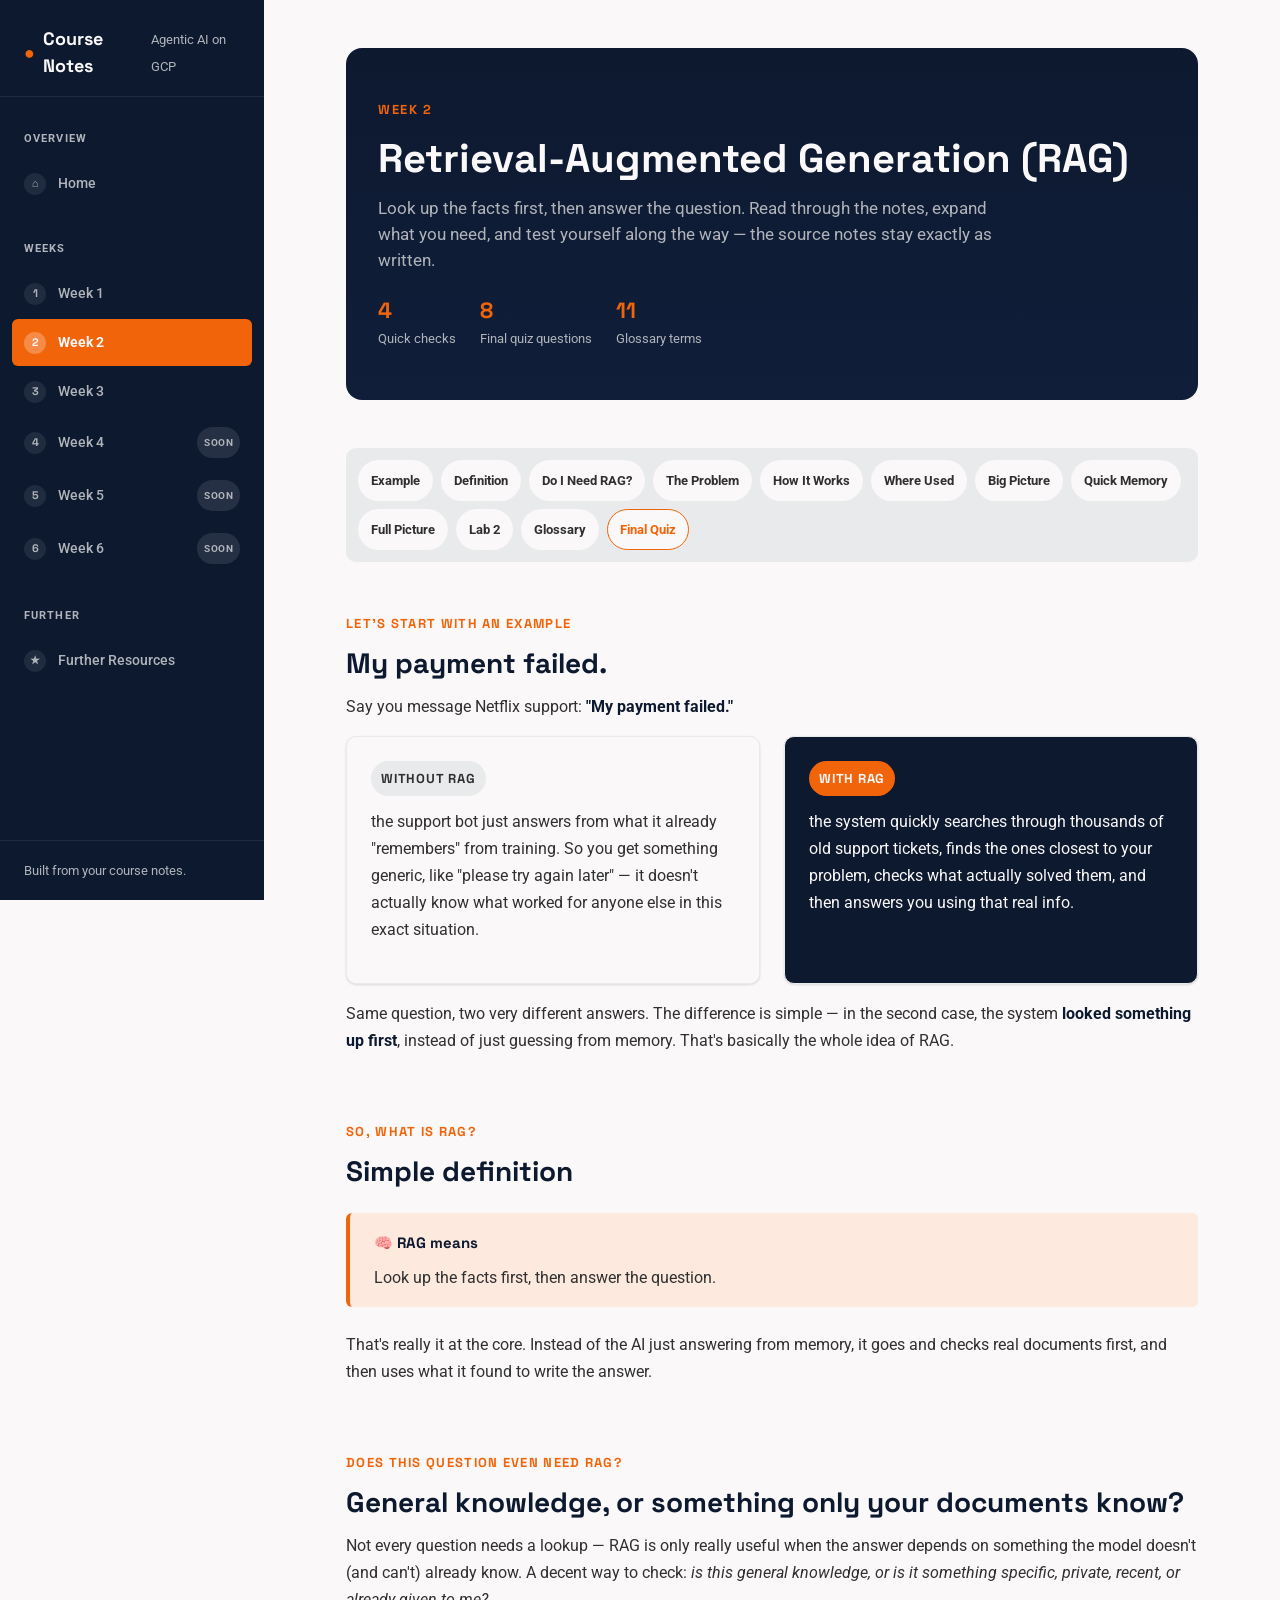
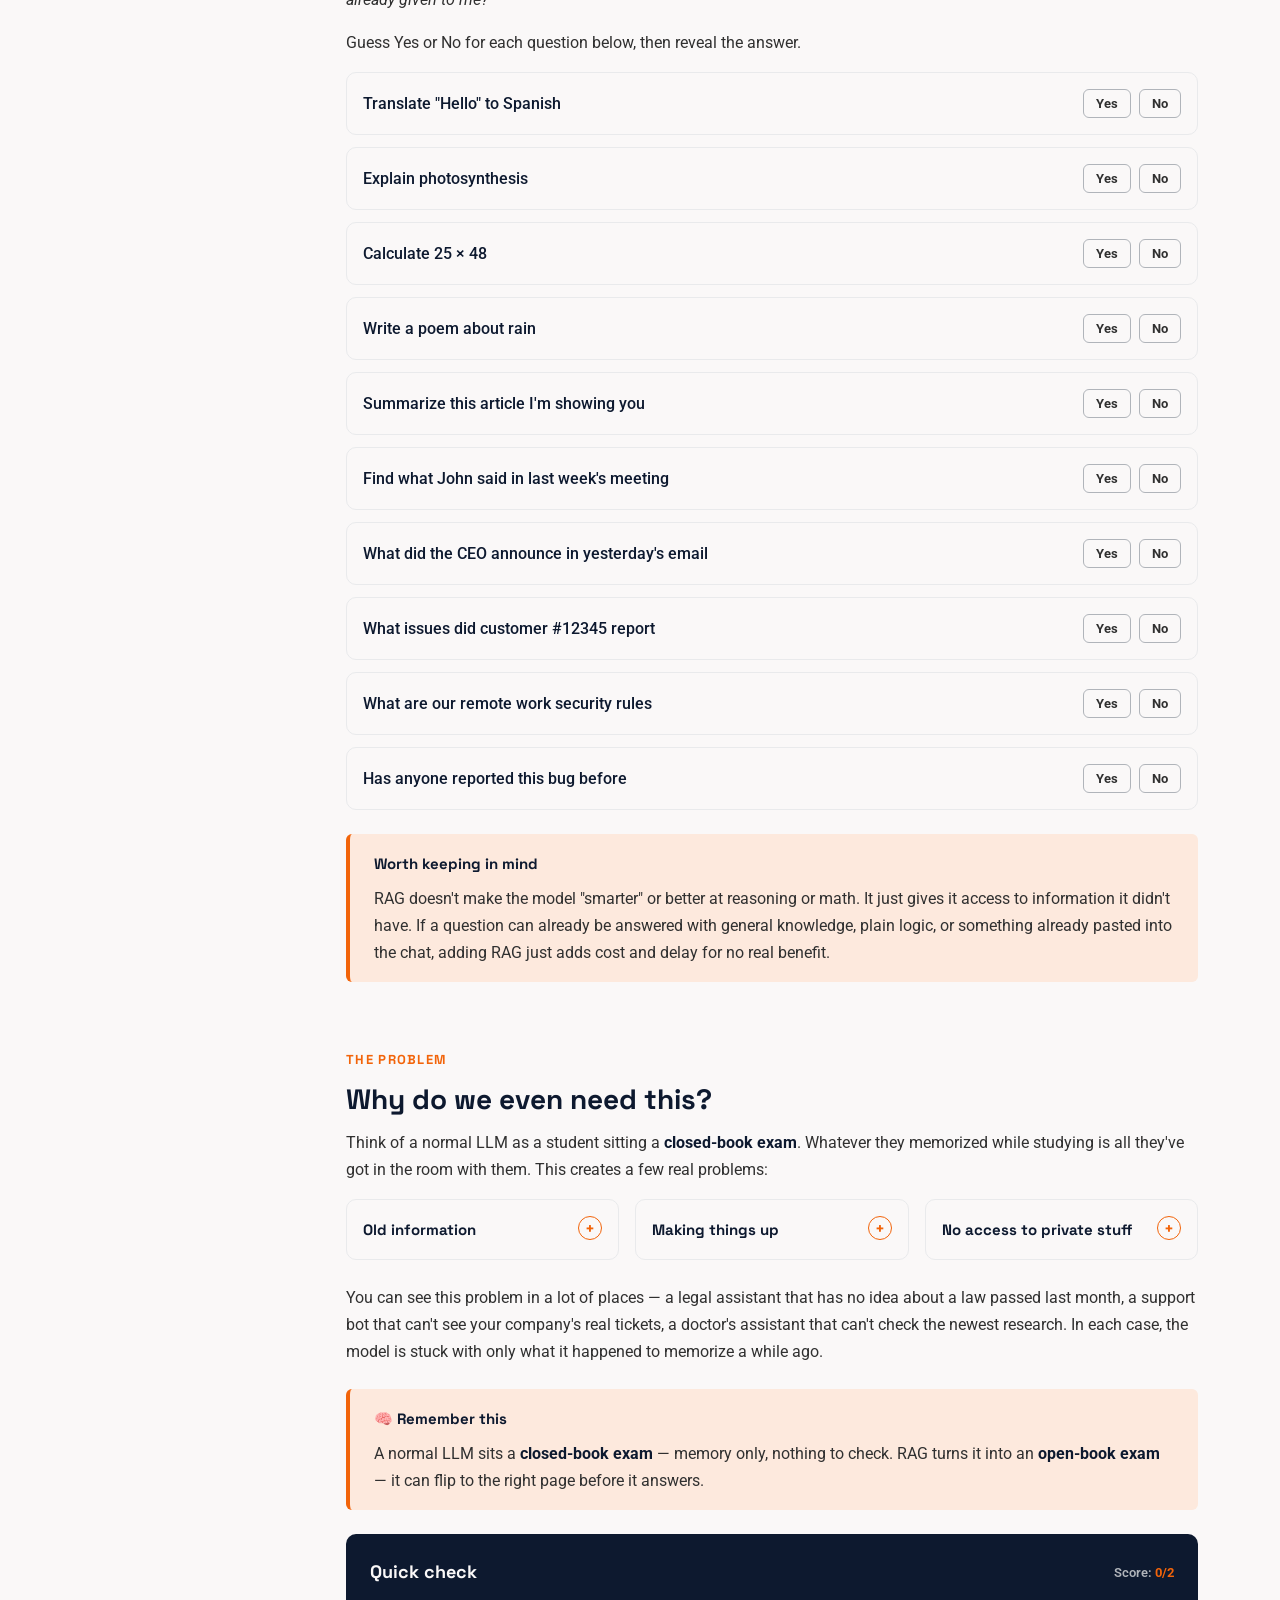
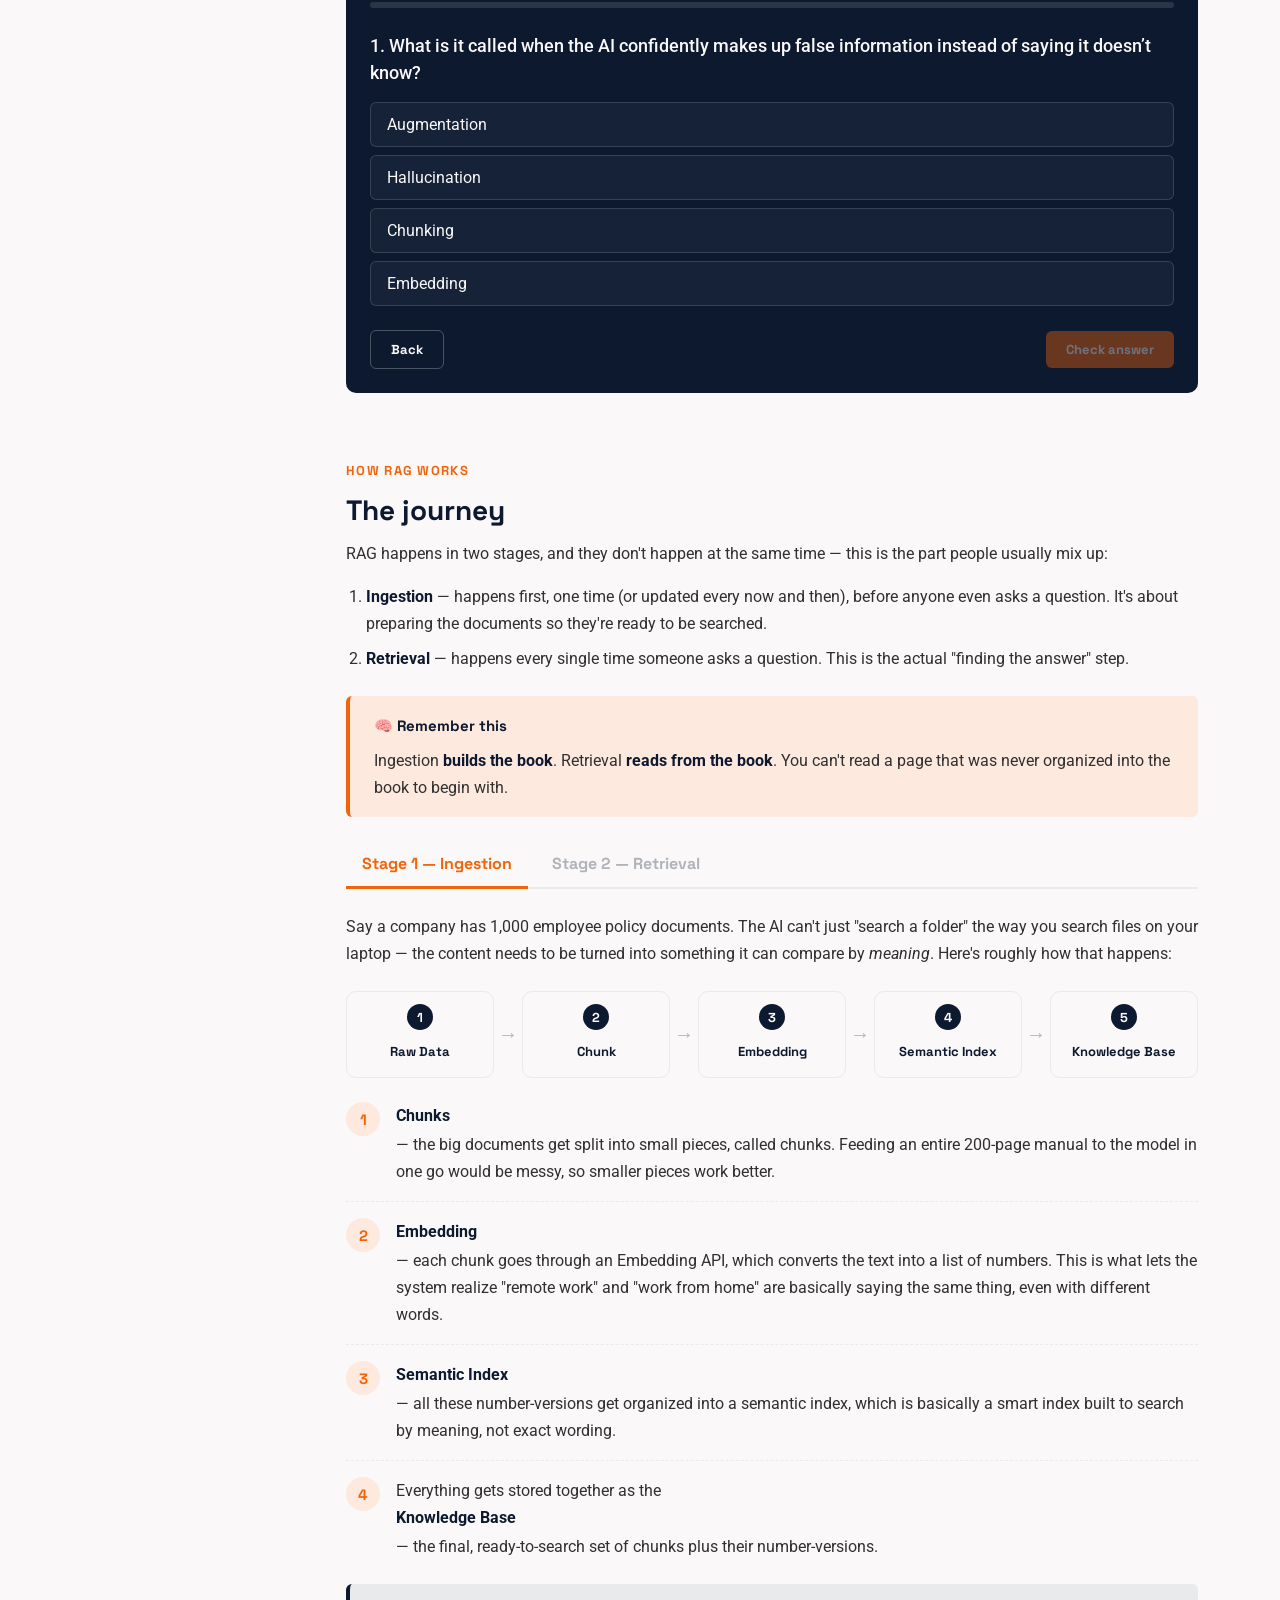
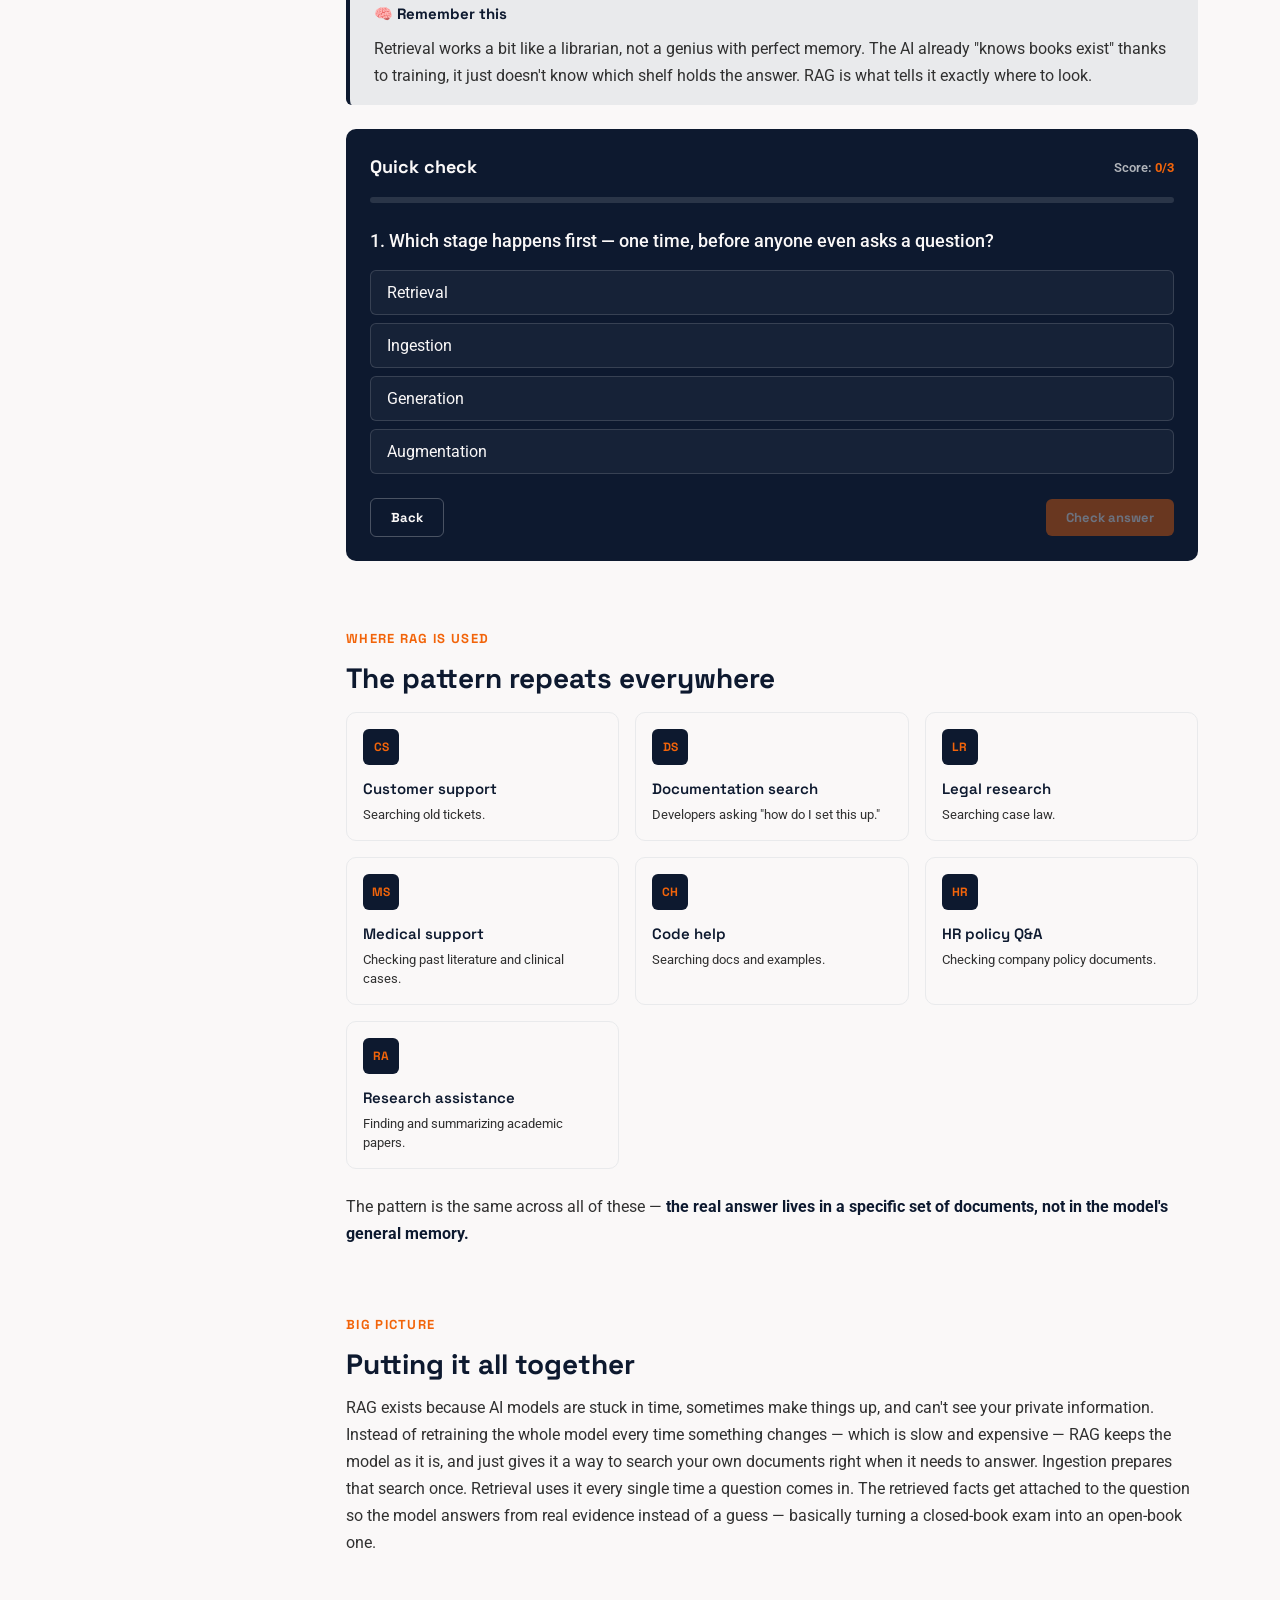
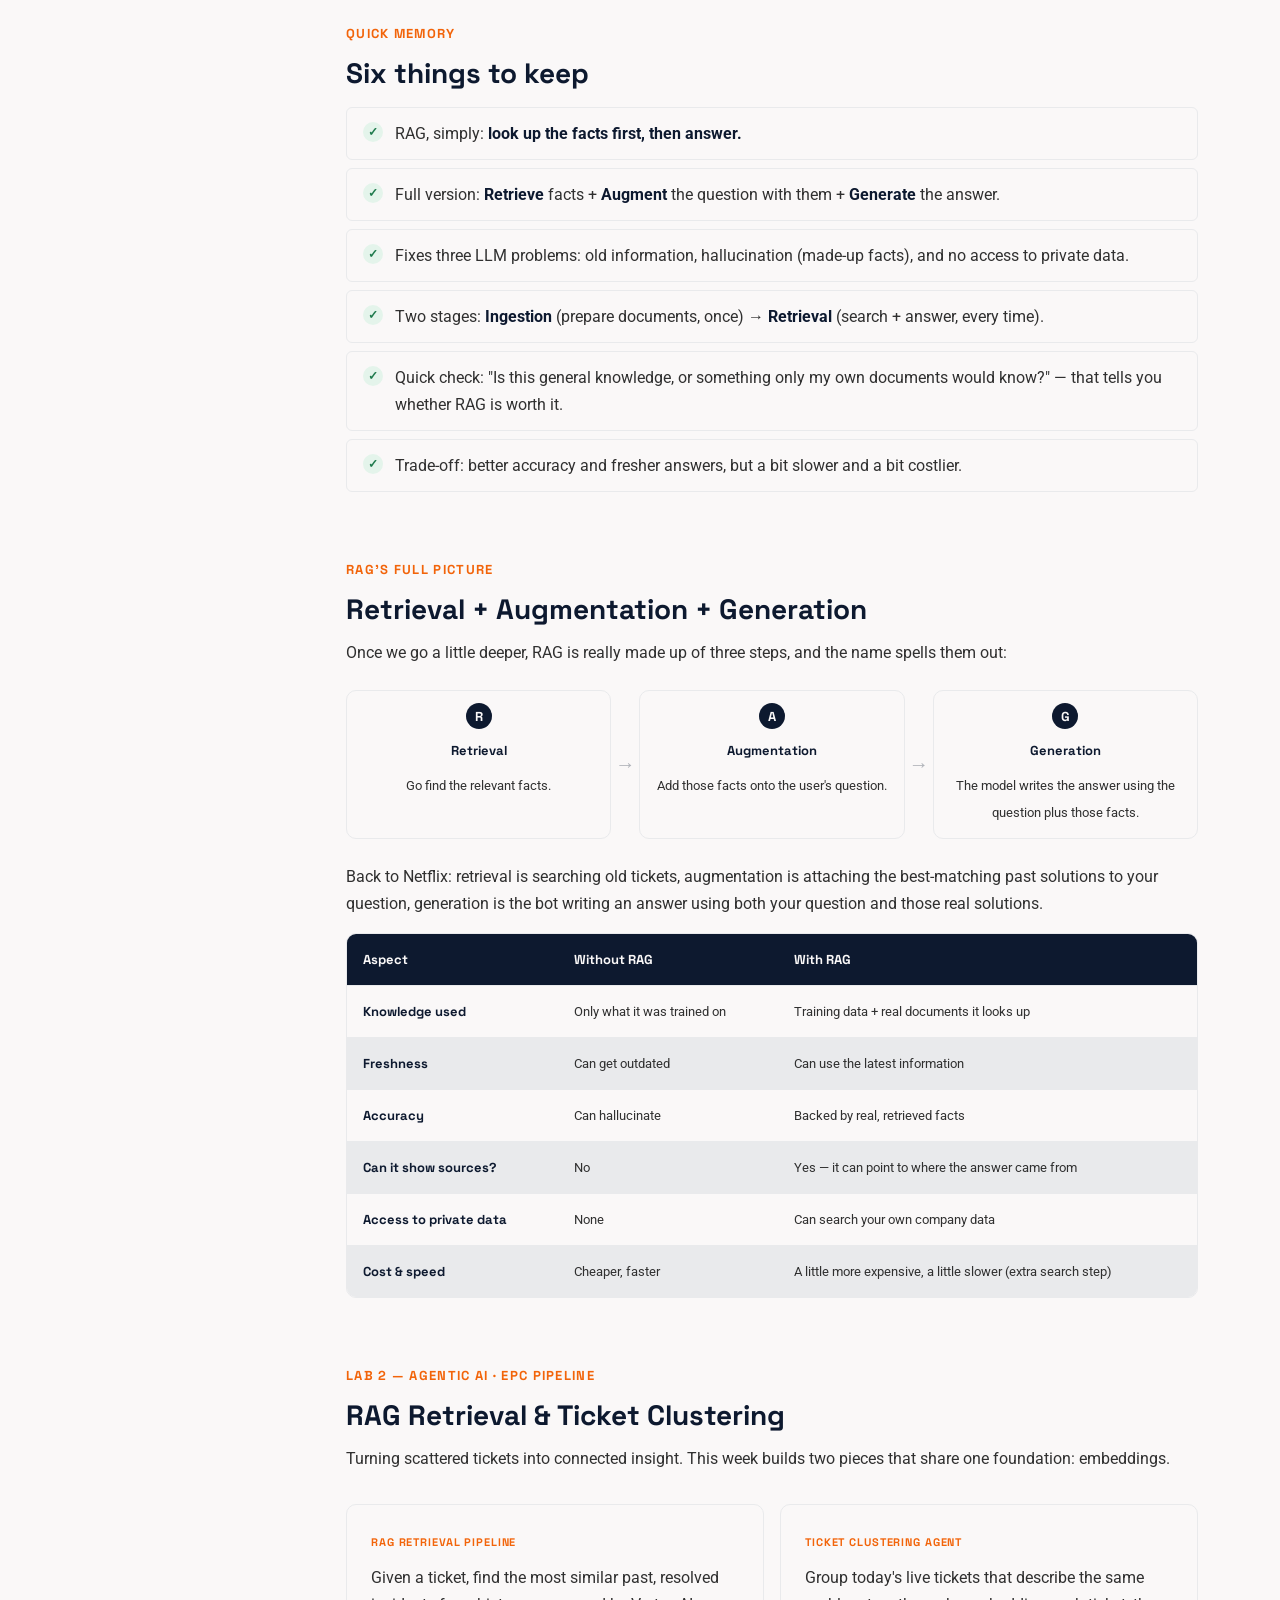
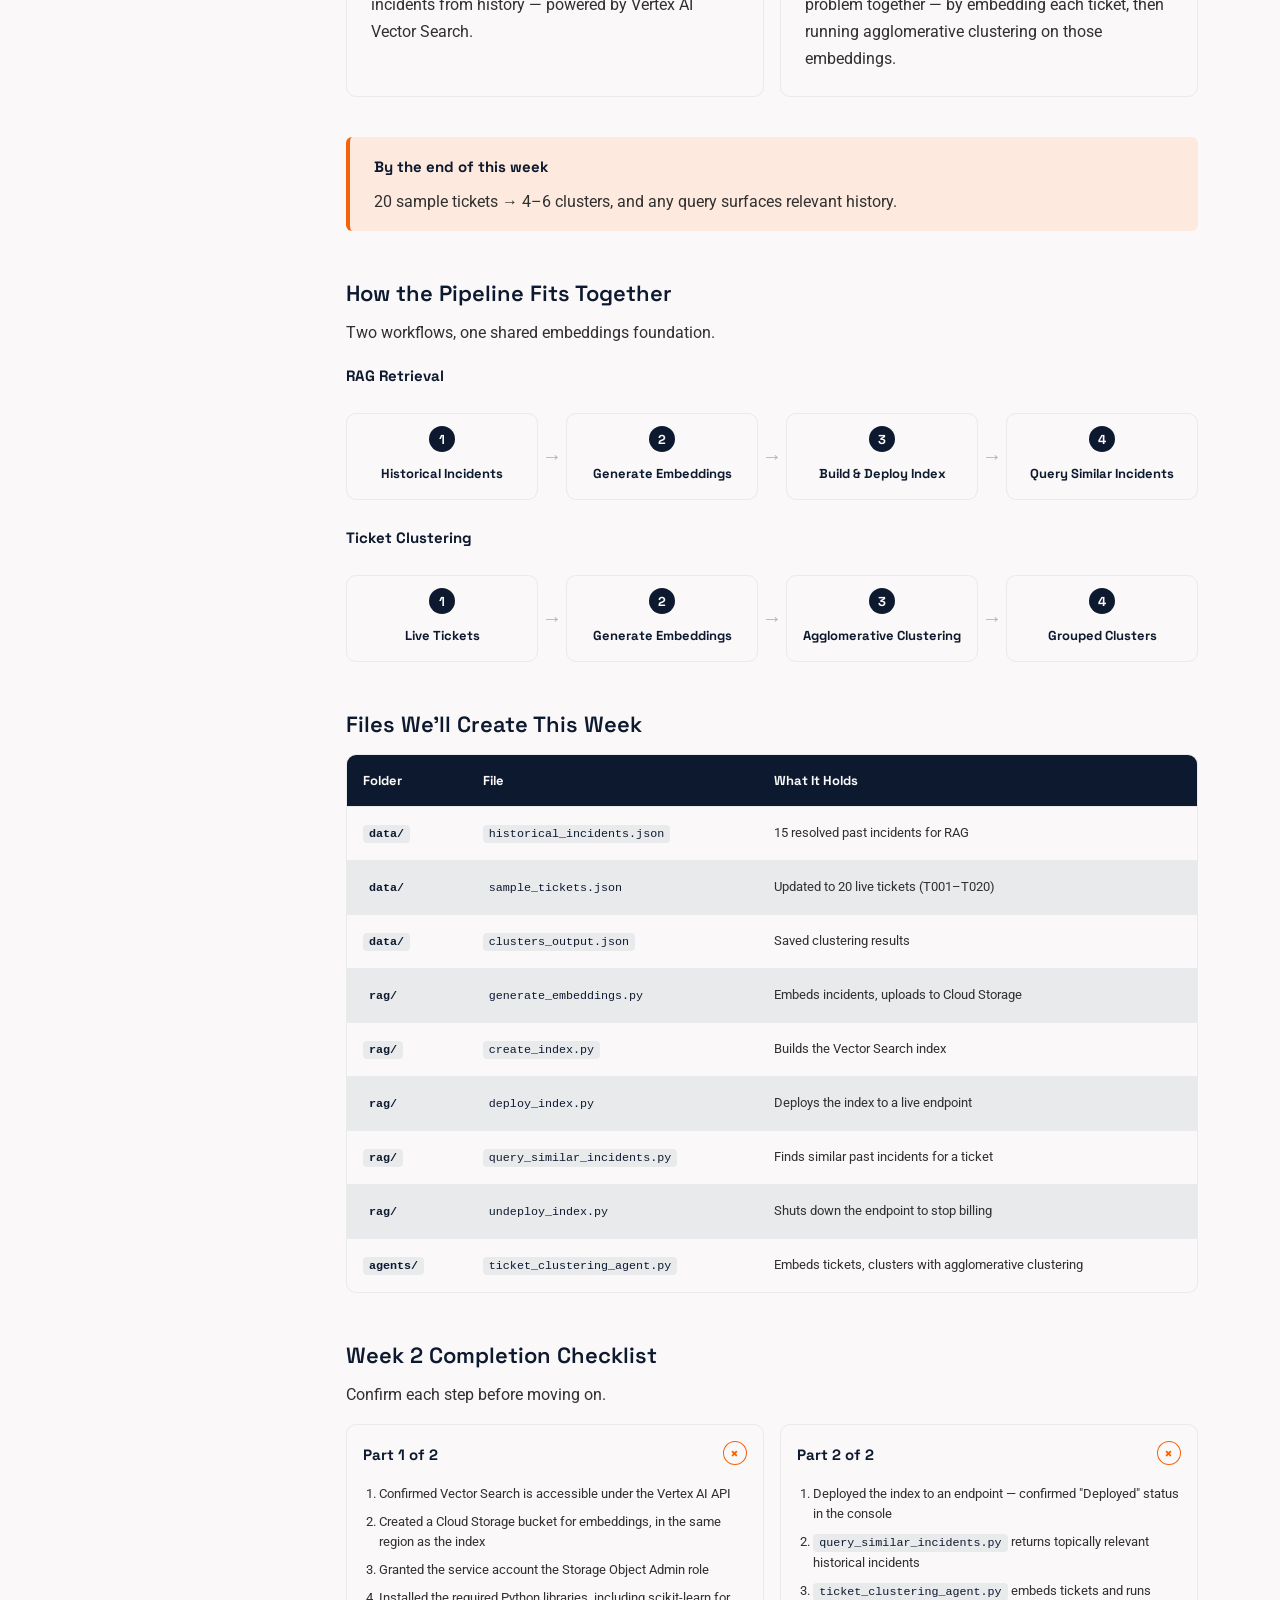
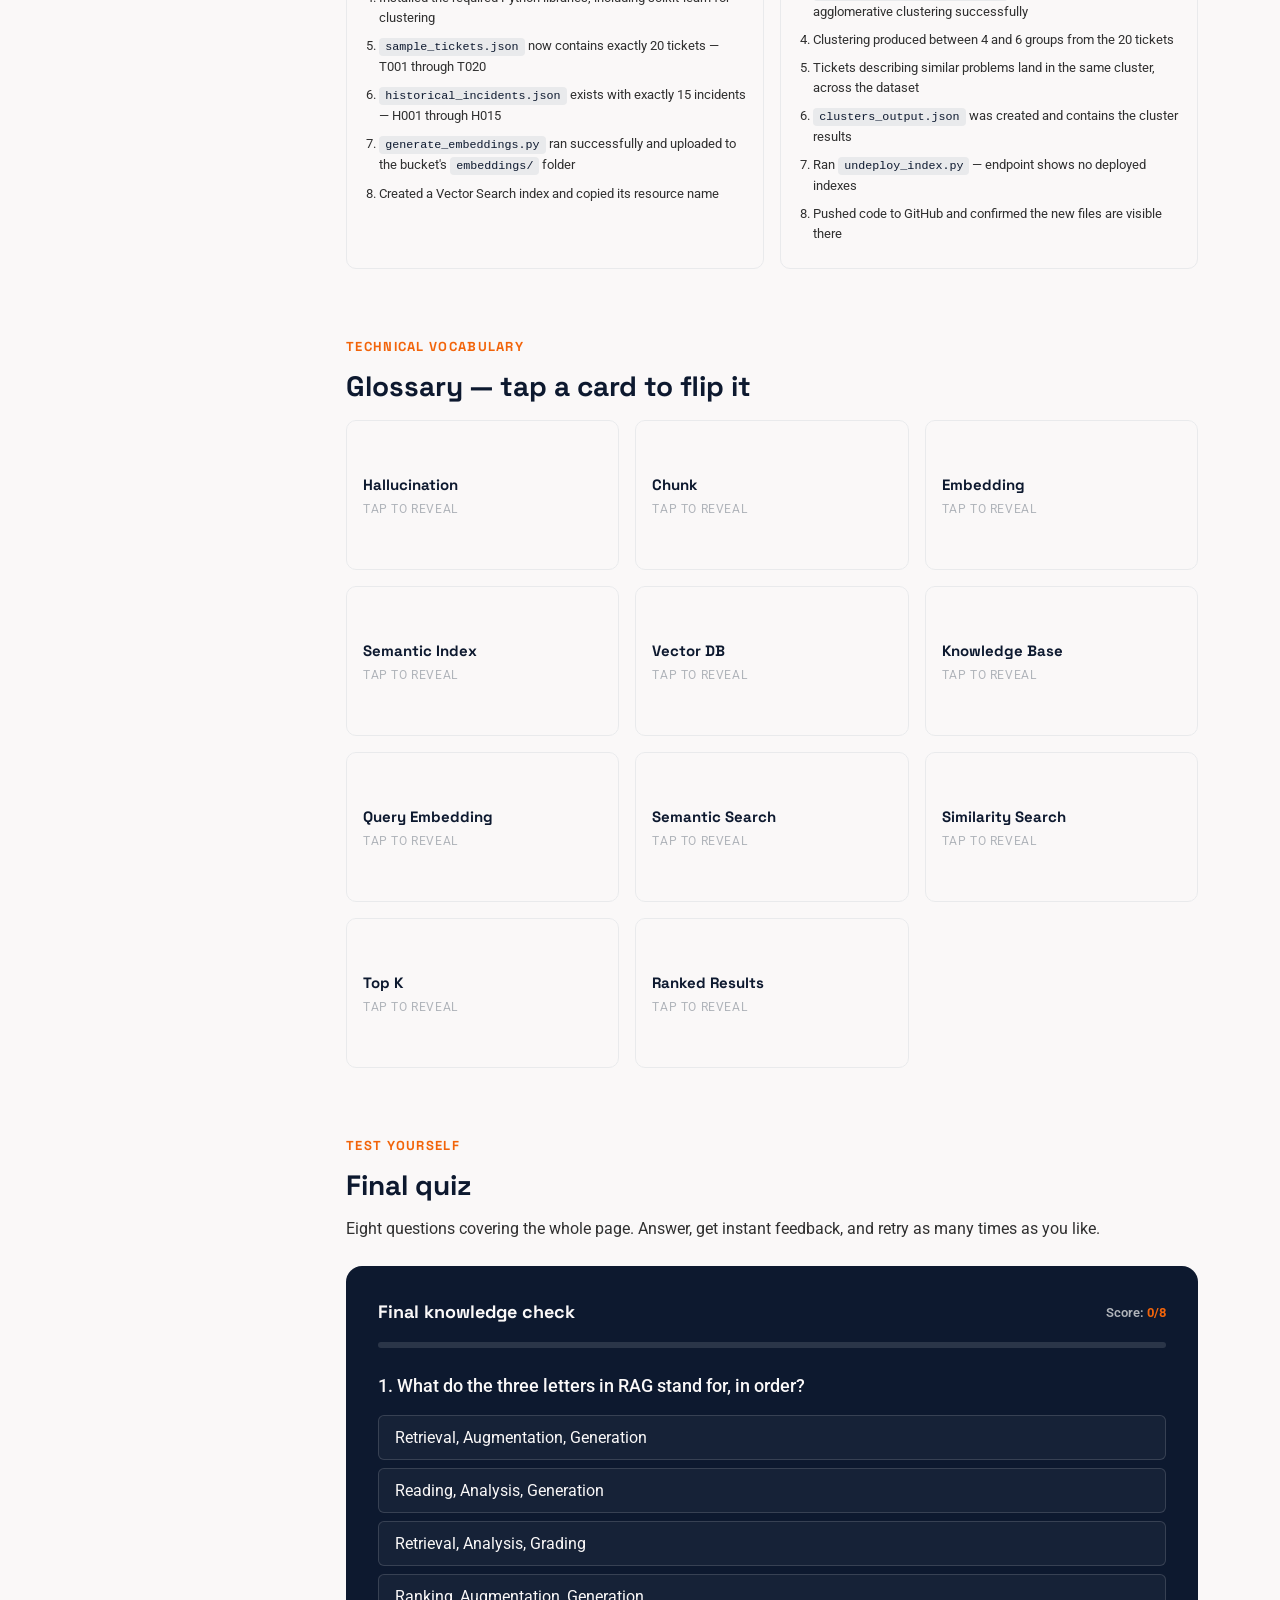
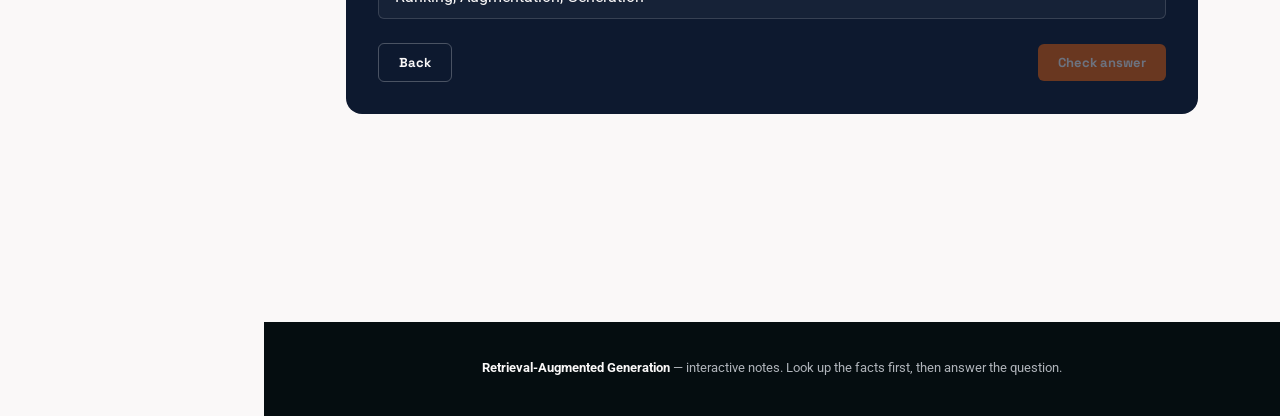
<file: week2.html>
<!DOCTYPE html>
<html lang="en">
<head>
<meta charset="UTF-8">
<meta name="viewport" content="width=device-width, initial-scale=1.0">
<title>Week 2 — RAG | Agentic AI on GCP</title>
<link rel="preconnect" href="https://fonts.googleapis.com">
<link rel="preconnect" href="https://fonts.gstatic.com" crossorigin>
<link href="https://fonts.googleapis.com/css2?family=Space+Grotesk:wght@500;600;700&family=Roboto:wght@400;500;700&display=swap" rel="stylesheet">
<link rel="stylesheet" href="assets/styles.css">
</head>
<body>

<a href="#main-content" class="skip-link">Skip to main content</a>
<div class="progress-track" aria-hidden="true"><div class="progress-fill" id="readProgress"></div></div>

<button class="sidebar-toggle" id="sidebarToggle" aria-expanded="false" aria-controls="sidebar">☰ Menu</button>
<div class="sidebar-overlay" id="sidebarOverlay"></div>

<div class="app-shell">
  <aside class="sidebar" id="sidebar" aria-label="Course navigation">
    <div class="sidebar-brand"><span class="dot">●</span> Course Notes<span class="sub">Agentic AI on GCP</span></div>
    <nav class="sidebar-nav">
      <div class="sidebar-group-label">Overview</div>
      <ul><li><a class="sidebar-link" href="index.html"><span class="num" aria-hidden="true">⌂</span> Home</a></li></ul>
      <div class="sidebar-group-label">Weeks</div>
      <ul>
        <li><a class="sidebar-link" href="week1.html"><span class="num" aria-hidden="true">1</span> Week 1</a></li>
        <li><a class="sidebar-link" href="week2.html"><span class="num" aria-hidden="true">2</span> Week 2</a></li>
        <li><a class="sidebar-link" href="week3.html"><span class="num" aria-hidden="true">3</span> Week 3</a></li>
        <li><a class="sidebar-link" href="week4.html"><span class="num" aria-hidden="true">4</span> Week 4<span class="badge">Soon</span></a></li>
        <li><a class="sidebar-link" href="week5.html"><span class="num" aria-hidden="true">5</span> Week 5<span class="badge">Soon</span></a></li>
        <li><a class="sidebar-link" href="week6.html"><span class="num" aria-hidden="true">6</span> Week 6<span class="badge">Soon</span></a></li>
      </ul>
      <div class="sidebar-group-label">Further</div>
      <ul><li><a class="sidebar-link" href="resources.html"><span class="num" aria-hidden="true">★</span> Further Resources</a></li></ul>
    </nav>
    <div class="sidebar-foot">Built from your course notes.</div>
  </aside>

  <div class="content-col">
    <main class="page" id="main-content">

      <section class="page-hero">
        <div class="page-eyebrow">Week 2</div>
        <h1>Retrieval-Augmented Generation (RAG)</h1>
        <p>Look up the facts first, then answer the question. Read through the notes, expand what you need, and test yourself along the way — the source notes stay exactly as written.</p>
        <div class="page-hero-meta">
          <div class="hero-stat"><span class="num">4</span><span class="lbl">Quick checks</span></div>
          <div class="hero-stat"><span class="num">8</span><span class="lbl">Final quiz questions</span></div>
          <div class="hero-stat"><span class="num">11</span><span class="lbl">Glossary terms</span></div>
        </div>
      </section>

      <nav class="jump-nav" aria-label="Jump to section">
        <a href="#intro">Example</a>
        <a href="#definition">Definition</a>
        <a href="#need-rag">Do I Need RAG?</a>
        <a href="#problem">The Problem</a>
        <a href="#how-it-works">How It Works</a>
        <a href="#where-used">Where Used</a>
        <a href="#big-picture">Big Picture</a>
        <a href="#quick-memory">Quick Memory</a>
        <a href="#full-picture">Full Picture</a>
        <a href="#lab-2">Lab 2</a>
        <a href="#glossary">Glossary</a>
        <a href="#final-quiz">Final Quiz</a>
      </nav>

      <!-- ============ INTRO / EXAMPLE ============ -->
      <section id="intro">
        <div class="section-kicker">Let's start with an example</div>
        <h2>My payment failed.</h2>
        <p>Say you message Netflix support: <strong>"My payment failed."</strong></p>
        <div class="compare-grid">
          <div class="compare-card light">
            <span class="compare-tag">Without RAG</span>
            <p>the support bot just answers from what it already "remembers" from training. So you get something generic, like "please try again later" — it doesn't actually know what worked for anyone else in this exact situation.</p>
          </div>
          <div class="compare-card dark">
            <span class="compare-tag">With RAG</span>
            <p>the system quickly searches through thousands of old support tickets, finds the ones closest to your problem, checks what actually solved them, and then answers you using that real info.</p>
          </div>
        </div>
        <p style="margin-top:var(--sp-4)">Same question, two very different answers. The difference is simple — in the second case, the system <strong>looked something up first</strong>, instead of just guessing from memory. That's basically the whole idea of RAG.</p>
      </section>

<section id="definition">
        <div class="section-kicker">So, what is RAG?</div>
        <h2>Simple definition</h2>
        <div class="callout">
          <div class="callout-label">🧠 RAG means</div>
          <p>Look up the facts first, then answer the question.</p>
        </div>
        <p>That's really it at the core. Instead of the AI just answering from memory, it goes and checks real documents first, and then uses what it found to write the answer.</p>
      </section>

<section id="need-rag">
        <div class="section-kicker">Does this question even need RAG?</div>
        <h2>General knowledge, or something only your documents know?</h2>
        <p>Not every question needs a lookup — RAG is only really useful when the answer depends on something the model doesn't (and can't) already know. A decent way to check: <em>is this general knowledge, or is it something specific, private, recent, or already given to me?</em></p>
        <p>Guess Yes or No for each question below, then reveal the answer.</p>

        <div class="reveal-list">
          <div class="reveal-card" data-answer="no">
            <div class="reveal-q"><span class="qtext">Translate "Hello" to Spanish</span><span class="reveal-actions"><button class="guess-btn" data-choice="yes">Yes</button><button class="guess-btn" data-choice="no">No</button></span></div>
            <div class="reveal-answer" data-answer-panel><span class="reveal-badge">RAG needed</span><p>Basic language knowledge, already learned in training.</p><p class="reveal-correct" data-verdict></p></div>
          </div>
          <div class="reveal-card" data-answer="no">
            <div class="reveal-q"><span class="qtext">Explain photosynthesis</span><span class="reveal-actions"><button class="guess-btn" data-choice="yes">Yes</button><button class="guess-btn" data-choice="no">No</button></span></div>
            <div class="reveal-answer" data-answer-panel><span class="reveal-badge">RAG needed</span><p>General science, in every textbook.</p><p class="reveal-correct" data-verdict></p></div>
          </div>
          <div class="reveal-card" data-answer="no">
            <div class="reveal-q"><span class="qtext">Calculate 25 × 48</span><span class="reveal-actions"><button class="guess-btn" data-choice="yes">Yes</button><button class="guess-btn" data-choice="no">No</button></span></div>
            <div class="reveal-answer" data-answer-panel><span class="reveal-badge">RAG needed</span><p>Just math, nothing to look up.</p><p class="reveal-correct" data-verdict></p></div>
          </div>
          <div class="reveal-card" data-answer="no">
            <div class="reveal-q"><span class="qtext">Write a poem about rain</span><span class="reveal-actions"><button class="guess-btn" data-choice="yes">Yes</button><button class="guess-btn" data-choice="no">No</button></span></div>
            <div class="reveal-answer" data-answer-panel><span class="reveal-badge">RAG needed</span><p>Pure creativity, no facts needed.</p><p class="reveal-correct" data-verdict></p></div>
          </div>
          <div class="reveal-card" data-answer="no">
            <div class="reveal-q"><span class="qtext">Summarize this article I'm showing you</span><span class="reveal-actions"><button class="guess-btn" data-choice="yes">Yes</button><button class="guess-btn" data-choice="no">No</button></span></div>
            <div class="reveal-answer" data-answer-panel><span class="reveal-badge">RAG needed</span><p>It's already right there in front of the model.</p><p class="reveal-correct" data-verdict></p></div>
          </div>
          <div class="reveal-card" data-answer="yes">
            <div class="reveal-q"><span class="qtext">Find what John said in last week's meeting</span><span class="reveal-actions"><button class="guess-btn" data-choice="yes">Yes</button><button class="guess-btn" data-choice="no">No</button></span></div>
            <div class="reveal-answer" data-answer-panel><span class="reveal-badge">RAG needed</span><p>This was never shown to the model.</p><p class="reveal-correct" data-verdict></p></div>
          </div>
          <div class="reveal-card" data-answer="yes">
            <div class="reveal-q"><span class="qtext">What did the CEO announce in yesterday's email</span><span class="reveal-actions"><button class="guess-btn" data-choice="yes">Yes</button><button class="guess-btn" data-choice="no">No</button></span></div>
            <div class="reveal-answer" data-answer-panel><span class="reveal-badge">RAG needed</span><p>New and private — the model can't read your inbox.</p><p class="reveal-correct" data-verdict></p></div>
          </div>
          <div class="reveal-card" data-answer="yes">
            <div class="reveal-q"><span class="qtext">What issues did customer #12345 report</span><span class="reveal-actions"><button class="guess-btn" data-choice="yes">Yes</button><button class="guess-btn" data-choice="no">No</button></span></div>
            <div class="reveal-answer" data-answer-panel><span class="reveal-badge">RAG needed</span><p>Lives only in your company's system.</p><p class="reveal-correct" data-verdict></p></div>
          </div>
          <div class="reveal-card" data-answer="yes">
            <div class="reveal-q"><span class="qtext">What are our remote work security rules</span><span class="reveal-actions"><button class="guess-btn" data-choice="yes">Yes</button><button class="guess-btn" data-choice="no">No</button></span></div>
            <div class="reveal-answer" data-answer-panel><span class="reveal-badge">RAG needed</span><p>Every company's rules are different — not public.</p><p class="reveal-correct" data-verdict></p></div>
          </div>
          <div class="reveal-card" data-answer="yes">
            <div class="reveal-q"><span class="qtext">Has anyone reported this bug before</span><span class="reveal-actions"><button class="guess-btn" data-choice="yes">Yes</button><button class="guess-btn" data-choice="no">No</button></span></div>
            <div class="reveal-answer" data-answer-panel><span class="reveal-badge">RAG needed</span><p>Lives in your bug-tracking records.</p><p class="reveal-correct" data-verdict></p></div>
          </div>
        </div>

        <div class="callout" style="margin-top:var(--sp-5)">
          <div class="callout-label">Worth keeping in mind</div>
          <p>RAG doesn't make the model "smarter" or better at reasoning or math. It just gives it access to information it didn't have. If a question can already be answered with general knowledge, plain logic, or something already pasted into the chat, adding RAG just adds cost and delay for no real benefit.</p>
        </div>
      </section>

<section id="problem">
        <div class="section-kicker">The problem</div>
        <h2>Why do we even need this?</h2>
        <p>Think of a normal LLM as a student sitting a <strong>closed-book exam</strong>. Whatever they memorized while studying is all they've got in the room with them. This creates a few real problems:</p>

        <div class="card-grid">
          <details class="acc-card">
            <summary><span>Old information</span><span class="plus" aria-hidden="true">+</span></summary>
            <div class="body">The model was trained once, on data up to some date. Anything that happened after that date just doesn't exist for it.</div>
          </details>
          <details class="acc-card">
            <summary><span>Making things up</span><span class="plus" aria-hidden="true">+</span></summary>
            <div class="body">When it doesn't know something, it usually won't say "I'm not sure." It tends to guess anyway, in a way that sounds confident — even when it's wrong. This is what's called <strong>hallucination</strong>.</div>
          </details>
          <details class="acc-card">
            <summary><span>No access to private stuff</span><span class="plus" aria-hidden="true">+</span></summary>
            <div class="body">The model was never shown your company's internal documents, last week's meeting notes, or one specific customer's ticket history. It genuinely has no way to know things it was never trained on.</div>
          </details>
        </div>

        <p style="margin-top:var(--sp-5)">You can see this problem in a lot of places — a legal assistant that has no idea about a law passed last month, a support bot that can't see your company's real tickets, a doctor's assistant that can't check the newest research. In each case, the model is stuck with only what it happened to memorize a while ago.</p>

        <div class="callout">
          <div class="callout-label">🧠 Remember this</div>
          <p>A normal LLM sits a <strong>closed-book exam</strong> — memory only, nothing to check. RAG turns it into an <strong>open-book exam</strong> — it can flip to the right page before it answers.</p>
        </div>

        <div class="quiz inline" data-quiz='[
          {"prompt":"What is it called when the AI confidently makes up false information instead of saying it doesn\u2019t know?","options":["Augmentation","Hallucination","Chunking","Embedding"],"correct":1,"explain":"Hallucination is when the model guesses confidently instead of admitting it isn\u2019t sure."},
          {"prompt":"True or false: a normal LLM can read documents written after its training cutoff date.","options":["True","False"],"correct":1,"explain":"A model was trained once, on data up to some date \u2014 anything after that just doesn\u2019t exist for it, unless something retrieves it."}
        ]'>
          <div class="quiz-header">
            <h3 class="quiz-title">Quick check</h3>
            <span class="quiz-score">Score: <strong><span data-score>0</span>/<span data-total>0</span></strong></span>
          </div>
          <div class="quiz-progress-track"><div class="quiz-progress-fill" data-progress></div></div>
          <div data-questions></div>
          <div class="quiz-result" data-result>
            <div class="score-num"><span data-final-score></span>/<span data-final-total></span></div>
            <p data-final-msg></p>
            <button class="btn btn-primary" data-retry>Try again</button>
          </div>
          <div class="quiz-nav" data-nav-controls>
            <button class="btn btn-ghost" data-prev disabled>Back</button>
            <button class="btn btn-primary" data-next disabled>Check answer</button>
          </div>
        </div>
      </section>

<section id="how-it-works">
        <div class="section-kicker">How RAG works</div>
        <h2>The journey</h2>
        <p>RAG happens in two stages, and they don't happen at the same time — this is the part people usually mix up:</p>
        <ol>
          <li><strong>Ingestion</strong> — happens first, one time (or updated every now and then), before anyone even asks a question. It's about preparing the documents so they're ready to be searched.</li>
          <li><strong>Retrieval</strong> — happens every single time someone asks a question. This is the actual "finding the answer" step.</li>
        </ol>
        <div class="callout">
          <div class="callout-label">🧠 Remember this</div>
          <p>Ingestion <strong>builds the book</strong>. Retrieval <strong>reads from the book</strong>. You can't read a page that was never organized into the book to begin with.</p>
        </div>

        <div class="tabs">
          <div class="tablist" role="tablist" aria-label="RAG stages">
            <button class="tab-btn" role="tab" id="tab-ingestion" aria-selected="true" aria-controls="panel-ingestion" data-tab="ingestion">Stage 1 — Ingestion</button>
            <button class="tab-btn" role="tab" id="tab-retrieval" aria-selected="false" aria-controls="panel-retrieval" tabindex="-1" data-tab="retrieval">Stage 2 — Retrieval</button>
          </div>

          <div class="tab-panel" id="panel-ingestion" role="tabpanel" aria-labelledby="tab-ingestion" tabindex="0">
            <p>Say a company has 1,000 employee policy documents. The AI can't just "search a folder" the way you search files on your laptop — the content needs to be turned into something it can compare by <em>meaning</em>. Here's roughly how that happens:</p>

            <div class="flow" role="list" aria-label="Ingestion pipeline">
              <div class="flow-step" role="listitem"><div class="flow-num">1</div><div class="flow-label">Raw Data</div></div>
              <div class="flow-arrow" aria-hidden="true">→</div>
              <div class="flow-step" role="listitem"><div class="flow-num">2</div><div class="flow-label">Chunk</div></div>
              <div class="flow-arrow" aria-hidden="true">→</div>
              <div class="flow-step" role="listitem"><div class="flow-num">3</div><div class="flow-label">Embedding</div></div>
              <div class="flow-arrow" aria-hidden="true">→</div>
              <div class="flow-step" role="listitem"><div class="flow-num">4</div><div class="flow-label">Semantic Index</div></div>
              <div class="flow-arrow" aria-hidden="true">→</div>
              <div class="flow-step" role="listitem"><div class="flow-num">5</div><div class="flow-label">Knowledge Base</div></div>
            </div>

            <ol class="step-list">
              <li><span class="step-badge" aria-hidden="true"></span><span class="step-text"><strong>Chunks</strong> — the big documents get split into small pieces, called chunks. Feeding an entire 200-page manual to the model in one go would be messy, so smaller pieces work better.</span></li>
              <li><span class="step-badge" aria-hidden="true"></span><span class="step-text"><strong>Embedding</strong> — each chunk goes through an Embedding API, which converts the text into a list of numbers. This is what lets the system realize "remote work" and "work from home" are basically saying the same thing, even with different words.</span></li>
              <li><span class="step-badge" aria-hidden="true"></span><span class="step-text"><strong>Semantic Index</strong> — all these number-versions get organized into a semantic index, which is basically a smart index built to search by meaning, not exact wording.</span></li>
              <li><span class="step-badge" aria-hidden="true"></span><span class="step-text">Everything gets stored together as the <strong>Knowledge Base</strong> — the final, ready-to-search set of chunks plus their number-versions.</span></li>
            </ol>
          </div>

          <div class="tab-panel" id="panel-retrieval" role="tabpanel" aria-labelledby="tab-retrieval" tabindex="0" hidden>
            <p>Now that the "book" is ready, retrieval kicks in live, every time someone asks something:</p>

            <div class="flow" role="list" aria-label="Retrieval pipeline">
              <div class="flow-step" role="listitem"><div class="flow-num">1</div><div class="flow-label">Question</div></div>
              <div class="flow-arrow" aria-hidden="true">→</div>
              <div class="flow-step" role="listitem"><div class="flow-num">2</div><div class="flow-label">Query Embedding</div></div>
              <div class="flow-arrow" aria-hidden="true">→</div>
              <div class="flow-step" role="listitem"><div class="flow-num">3</div><div class="flow-label">Semantic Search</div></div>
              <div class="flow-arrow" aria-hidden="true">→</div>
              <div class="flow-step" role="listitem"><div class="flow-num">4</div><div class="flow-label">Top-K Chunks</div></div>
              <div class="flow-arrow" aria-hidden="true">→</div>
              <div class="flow-step" role="listitem"><div class="flow-num">5</div><div class="flow-label">Augmentation</div></div>
              <div class="flow-arrow" aria-hidden="true">→</div>
              <div class="flow-step" role="listitem"><div class="flow-num">6</div><div class="flow-label">LLM → Answer</div></div>
            </div>

            <ol class="step-list">
              <li><span class="step-badge" aria-hidden="true"></span><span class="step-text">The user's question also gets converted into numbers — this is the <strong>query embedding</strong> — using the same method as before, so it can actually be compared fairly.</span></li>
              <li><span class="step-badge" aria-hidden="true"></span><span class="step-text">A <strong>similarity search</strong> compares the question's numbers against every chunk's numbers in the Knowledge Base, to see which stored chunks are closest in meaning. This is also called <strong>semantic search</strong>.</span></li>
              <li><span class="step-badge" aria-hidden="true"></span><span class="step-text">The closest matches get picked — you choose how many with <strong>Top K</strong> (K = 3 means "give me the top 3 matches"). These are the <strong>ranked results</strong>.</span></li>
              <li><span class="step-badge" aria-hidden="true"></span><span class="step-text">Those chunks get <strong>augmented</strong> onto the original question — basically attached as extra context — and the whole thing is sent to the LLM.</span></li>
              <li><span class="step-badge" aria-hidden="true"></span><span class="step-text">The LLM <strong>generates</strong> the final answer, using the question and the real facts it was just handed.</span></li>
            </ol>
          </div>
        </div>

        <div class="callout deep">
          <div class="callout-label">🧠 Remember this</div>
          <p>Retrieval works a bit like a librarian, not a genius with perfect memory. The AI already "knows books exist" thanks to training, it just doesn't know which shelf holds the answer. RAG is what tells it exactly where to look.</p>
        </div>

        <div class="quiz inline" data-quiz='[
          {"prompt":"Which stage happens first \u2014 one time, before anyone even asks a question?","options":["Retrieval","Ingestion","Generation","Augmentation"],"correct":1,"explain":"Ingestion prepares the documents ahead of time. Retrieval happens later, every time a question comes in."},
          {"prompt":"What is the number-version of the user\u2019s question called?","options":["Semantic Index","Chunk","Query Embedding","Knowledge Base"],"correct":2,"explain":"The question gets converted into numbers using the same method as the documents \u2014 that\u2019s the query embedding."},
          {"prompt":"If Top K is set to K = 3, how many matching chunks get retrieved?","options":["1","3","10","All of them"],"correct":1,"explain":"K = 3 means \u201cgive me the top 3 matches.\u201d"}
        ]'>
          <div class="quiz-header">
            <h3 class="quiz-title">Quick check</h3>
            <span class="quiz-score">Score: <strong><span data-score>0</span>/<span data-total>0</span></strong></span>
          </div>
          <div class="quiz-progress-track"><div class="quiz-progress-fill" data-progress></div></div>
          <div data-questions></div>
          <div class="quiz-result" data-result>
            <div class="score-num"><span data-final-score></span>/<span data-final-total></span></div>
            <p data-final-msg></p>
            <button class="btn btn-primary" data-retry>Try again</button>
          </div>
          <div class="quiz-nav" data-nav-controls>
            <button class="btn btn-ghost" data-prev disabled>Back</button>
            <button class="btn btn-primary" data-next disabled>Check answer</button>
          </div>
        </div>
      </section>

<section id="where-used">
        <div class="section-kicker">Where RAG is used</div>
        <h2>The pattern repeats everywhere</h2>
        <div class="usecase-grid">
          <div class="usecase-card"><div class="icon">CS</div><h4>Customer support</h4><p>Searching old tickets.</p></div>
          <div class="usecase-card"><div class="icon">DS</div><h4>Documentation search</h4><p>Developers asking "how do I set this up."</p></div>
          <div class="usecase-card"><div class="icon">LR</div><h4>Legal research</h4><p>Searching case law.</p></div>
          <div class="usecase-card"><div class="icon">MS</div><h4>Medical support</h4><p>Checking past literature and clinical cases.</p></div>
          <div class="usecase-card"><div class="icon">CH</div><h4>Code help</h4><p>Searching docs and examples.</p></div>
          <div class="usecase-card"><div class="icon">HR</div><h4>HR policy Q&amp;A</h4><p>Checking company policy documents.</p></div>
          <div class="usecase-card"><div class="icon">RA</div><h4>Research assistance</h4><p>Finding and summarizing academic papers.</p></div>
        </div>
        <p style="margin-top:var(--sp-5)">The pattern is the same across all of these — <strong>the real answer lives in a specific set of documents, not in the model's general memory.</strong></p>
      </section>

<section id="big-picture">
        <div class="section-kicker">Big picture</div>
        <h2>Putting it all together</h2>
        <p>RAG exists because AI models are stuck in time, sometimes make things up, and can't see your private information. Instead of retraining the whole model every time something changes — which is slow and expensive — RAG keeps the model as it is, and just gives it a way to search your own documents right when it needs to answer. Ingestion prepares that search once. Retrieval uses it every single time a question comes in. The retrieved facts get attached to the question so the model answers from real evidence instead of a guess — basically turning a closed-book exam into an open-book one.</p>
      </section>

<section id="quick-memory">
        <div class="section-kicker">Quick memory</div>
        <h2>Six things to keep</h2>
        <ul class="memory-list">
          <li><span class="check" aria-hidden="true">✓</span><span>RAG, simply: <strong>look up the facts first, then answer.</strong></span></li>
          <li><span class="check" aria-hidden="true">✓</span><span>Full version: <strong>Retrieve</strong> facts + <strong>Augment</strong> the question with them + <strong>Generate</strong> the answer.</span></li>
          <li><span class="check" aria-hidden="true">✓</span><span>Fixes three LLM problems: old information, hallucination (made-up facts), and no access to private data.</span></li>
          <li><span class="check" aria-hidden="true">✓</span><span>Two stages: <strong>Ingestion</strong> (prepare documents, once) → <strong>Retrieval</strong> (search + answer, every time).</span></li>
          <li><span class="check" aria-hidden="true">✓</span><span>Quick check: "Is this general knowledge, or something only my own documents would know?" — that tells you whether RAG is worth it.</span></li>
          <li><span class="check" aria-hidden="true">✓</span><span>Trade-off: better accuracy and fresher answers, but a bit slower and a bit costlier.</span></li>
        </ul>
      </section>

<section id="full-picture">
        <div class="section-kicker">RAG's full picture</div>
        <h2>Retrieval + Augmentation + Generation</h2>
        <p>Once we go a little deeper, RAG is really made up of three steps, and the name spells them out:</p>

        <div class="flow" role="list" aria-label="RAG's three steps">
          <div class="flow-step" role="listitem"><div class="flow-num">R</div><div class="flow-label">Retrieval</div><p style="font-size:var(--small);margin:var(--sp-2) 0 0">Go find the relevant facts.</p></div>
          <div class="flow-arrow" aria-hidden="true">→</div>
          <div class="flow-step" role="listitem"><div class="flow-num">A</div><div class="flow-label">Augmentation</div><p style="font-size:var(--small);margin:var(--sp-2) 0 0">Add those facts onto the user's question.</p></div>
          <div class="flow-arrow" aria-hidden="true">→</div>
          <div class="flow-step" role="listitem"><div class="flow-num">G</div><div class="flow-label">Generation</div><p style="font-size:var(--small);margin:var(--sp-2) 0 0">The model writes the answer using the question plus those facts.</p></div>
        </div>

        <p>Back to Netflix: retrieval is searching old tickets, augmentation is attaching the best-matching past solutions to your question, generation is the bot writing an answer using both your question and those real solutions.</p>

        <div class="table-wrap">
          <table>
            <caption class="visually-hidden">Comparison of answering without RAG versus with RAG</caption>
            <thead><tr><th scope="col">Aspect</th><th scope="col">Without RAG</th><th scope="col">With RAG</th></tr></thead>
            <tbody>
              <tr><td>Knowledge used</td><td>Only what it was trained on</td><td>Training data + real documents it looks up</td></tr>
              <tr><td>Freshness</td><td>Can get outdated</td><td>Can use the latest information</td></tr>
              <tr><td>Accuracy</td><td>Can hallucinate</td><td>Backed by real, retrieved facts</td></tr>
              <tr><td>Can it show sources?</td><td>No</td><td>Yes — it can point to where the answer came from</td></tr>
              <tr><td>Access to private data</td><td>None</td><td>Can search your own company data</td></tr>
              <tr><td>Cost &amp; speed</td><td>Cheaper, faster</td><td>A little more expensive, a little slower (extra search step)</td></tr>
            </tbody>
          </table>
        </div>
      </section>

      <!-- ============ LAB 2 ============ -->
      <section id="lab-2">
        <div class="section-kicker">Lab 2 — Agentic AI · EPC Pipeline</div>
        <h2>RAG Retrieval &amp; Ticket Clustering</h2>
        <p>Turning scattered tickets into connected insight. This week builds two pieces that share one foundation: embeddings.</p>

        <div class="card-grid cols-2">
          <div class="def-card">
            <div class="def-label">RAG Retrieval Pipeline</div>
            <p style="margin-bottom:0">Given a ticket, find the most similar past, resolved incidents from history — powered by Vertex AI Vector Search.</p>
          </div>
          <div class="def-card">
            <div class="def-label">Ticket Clustering Agent</div>
            <p style="margin-bottom:0">Group today's live tickets that describe the same problem together — by embedding each ticket, then running agglomerative clustering on those embeddings.</p>
          </div>
        </div>

        <div class="callout">
          <div class="callout-label">By the end of this week</div>
          <p>20 sample tickets → 4–6 clusters, and any query surfaces relevant history.</p>
        </div>

        <h3 style="margin-top:var(--sp-7)">How the Pipeline Fits Together</h3>
        <p>Two workflows, one shared embeddings foundation.</p>

        <p style="font-family:var(--font-display);font-weight:700;font-size:var(--h5);color:var(--obsidian);margin-bottom:var(--sp-2)">RAG Retrieval</p>
        <div class="flow" role="list" aria-label="RAG retrieval pipeline">
          <div class="flow-step" role="listitem"><div class="flow-num">1</div><div class="flow-label">Historical Incidents</div></div>
          <div class="flow-arrow" aria-hidden="true">→</div>
          <div class="flow-step" role="listitem"><div class="flow-num">2</div><div class="flow-label">Generate Embeddings</div></div>
          <div class="flow-arrow" aria-hidden="true">→</div>
          <div class="flow-step" role="listitem"><div class="flow-num">3</div><div class="flow-label">Build &amp; Deploy Index</div></div>
          <div class="flow-arrow" aria-hidden="true">→</div>
          <div class="flow-step" role="listitem"><div class="flow-num">4</div><div class="flow-label">Query Similar Incidents</div></div>
        </div>

        <p style="font-family:var(--font-display);font-weight:700;font-size:var(--h5);color:var(--obsidian);margin-bottom:var(--sp-2)">Ticket Clustering</p>
        <div class="flow" role="list" aria-label="Ticket clustering pipeline">
          <div class="flow-step" role="listitem"><div class="flow-num">1</div><div class="flow-label">Live Tickets</div></div>
          <div class="flow-arrow" aria-hidden="true">→</div>
          <div class="flow-step" role="listitem"><div class="flow-num">2</div><div class="flow-label">Generate Embeddings</div></div>
          <div class="flow-arrow" aria-hidden="true">→</div>
          <div class="flow-step" role="listitem"><div class="flow-num">3</div><div class="flow-label">Agglomerative Clustering</div></div>
          <div class="flow-arrow" aria-hidden="true">→</div>
          <div class="flow-step" role="listitem"><div class="flow-num">4</div><div class="flow-label">Grouped Clusters</div></div>
        </div>

        <h3 style="margin-top:var(--sp-7)">Files We'll Create This Week</h3>
        <div class="table-wrap">
          <table>
            <thead><tr><th scope="col">Folder</th><th scope="col">File</th><th scope="col">What It Holds</th></tr></thead>
            <tbody>
              <tr><td><code>data/</code></td><td><code>historical_incidents.json</code></td><td>15 resolved past incidents for RAG</td></tr>
              <tr><td><code>data/</code></td><td><code>sample_tickets.json</code></td><td>Updated to 20 live tickets (T001–T020)</td></tr>
              <tr><td><code>data/</code></td><td><code>clusters_output.json</code></td><td>Saved clustering results</td></tr>
              <tr><td><code>rag/</code></td><td><code>generate_embeddings.py</code></td><td>Embeds incidents, uploads to Cloud Storage</td></tr>
              <tr><td><code>rag/</code></td><td><code>create_index.py</code></td><td>Builds the Vector Search index</td></tr>
              <tr><td><code>rag/</code></td><td><code>deploy_index.py</code></td><td>Deploys the index to a live endpoint</td></tr>
              <tr><td><code>rag/</code></td><td><code>query_similar_incidents.py</code></td><td>Finds similar past incidents for a ticket</td></tr>
              <tr><td><code>rag/</code></td><td><code>undeploy_index.py</code></td><td>Shuts down the endpoint to stop billing</td></tr>
              <tr><td><code>agents/</code></td><td><code>ticket_clustering_agent.py</code></td><td>Embeds tickets, clusters with agglomerative clustering</td></tr>
            </tbody>
          </table>
        </div>

        <h3 style="margin-top:var(--sp-7)">Week 2 Completion Checklist</h3>
        <p>Confirm each step before moving on.</p>
        <div class="card-grid cols-2">
          <details class="acc-card" open>
            <summary><span>Part 1 of 2</span><span class="plus" aria-hidden="true">+</span></summary>
            <div class="body">
              <ol style="margin-bottom:0">
                <li>Confirmed Vector Search is accessible under the Vertex AI API</li>
                <li>Created a Cloud Storage bucket for embeddings, in the same region as the index</li>
                <li>Granted the service account the Storage Object Admin role</li>
                <li>Installed the required Python libraries, including scikit-learn for clustering</li>
                <li><code>sample_tickets.json</code> now contains exactly 20 tickets — T001 through T020</li>
                <li><code>historical_incidents.json</code> exists with exactly 15 incidents — H001 through H015</li>
                <li><code>generate_embeddings.py</code> ran successfully and uploaded to the bucket's <code>embeddings/</code> folder</li>
                <li>Created a Vector Search index and copied its resource name</li>
              </ol>
            </div>
          </details>
          <details class="acc-card" open>
            <summary><span>Part 2 of 2</span><span class="plus" aria-hidden="true">+</span></summary>
            <div class="body">
              <ol style="margin-bottom:0">
                <li>Deployed the index to an endpoint — confirmed "Deployed" status in the console</li>
                <li><code>query_similar_incidents.py</code> returns topically relevant historical incidents</li>
                <li><code>ticket_clustering_agent.py</code> embeds tickets and runs agglomerative clustering successfully</li>
                <li>Clustering produced between 4 and 6 groups from the 20 tickets</li>
                <li>Tickets describing similar problems land in the same cluster, across the dataset</li>
                <li><code>clusters_output.json</code> was created and contains the cluster results</li>
                <li>Ran <code>undeploy_index.py</code> — endpoint shows no deployed indexes</li>
                <li>Pushed code to GitHub and confirmed the new files are visible there</li>
              </ol>
            </div>
          </details>
        </div>
      </section>

<section id="glossary">
        <div class="section-kicker">Technical vocabulary</div>
        <h2>Glossary — tap a card to flip it</h2>
        <div class="glossary-grid">
          <div class="flip-card"><button type="button" aria-pressed="false" aria-label="Term: Hallucination. Tap to reveal definition."><div class="flip-inner"><div class="flip-face flip-front"><span class="term">Hallucination</span><span class="hint">Tap to reveal</span></div><div class="flip-face flip-back"><p>When the AI confidently makes up false information instead of saying it doesn't know.</p></div></div></button></div>
          <div class="flip-card"><button type="button" aria-pressed="false" aria-label="Term: Chunk. Tap to reveal definition."><div class="flip-inner"><div class="flip-face flip-front"><span class="term">Chunk</span><span class="hint">Tap to reveal</span></div><div class="flip-face flip-back"><p>A small piece a big document gets cut into, so it's easier to search.</p></div></div></button></div>
          <div class="flip-card"><button type="button" aria-pressed="false" aria-label="Term: Embedding. Tap to reveal definition."><div class="flip-inner"><div class="flip-face flip-front"><span class="term">Embedding</span><span class="hint">Tap to reveal</span></div><div class="flip-face flip-back"><p>Turning text into numbers that represent its meaning, so it can be compared mathematically.</p></div></div></button></div>
          <div class="flip-card"><button type="button" aria-pressed="false" aria-label="Term: Semantic Index. Tap to reveal definition."><div class="flip-inner"><div class="flip-face flip-front"><span class="term">Semantic Index</span><span class="hint">Tap to reveal</span></div><div class="flip-face flip-back"><p>A smart index built to search by meaning, not just exact wording.</p></div></div></button></div>
          <div class="flip-card"><button type="button" aria-pressed="false" aria-label="Term: Vector DB. Tap to reveal definition."><div class="flip-inner"><div class="flip-face flip-front"><span class="term">Vector DB</span><span class="hint">Tap to reveal</span></div><div class="flip-face flip-back"><p>Where all the embeddings and chunks actually get stored.</p></div></div></button></div>
          <div class="flip-card"><button type="button" aria-pressed="false" aria-label="Term: Knowledge Base. Tap to reveal definition."><div class="flip-inner"><div class="flip-face flip-front"><span class="term">Knowledge Base</span><span class="hint">Tap to reveal</span></div><div class="flip-face flip-back"><p>The final, ready-to-search set of chunks plus their embeddings.</p></div></div></button></div>
          <div class="flip-card"><button type="button" aria-pressed="false" aria-label="Term: Query Embedding. Tap to reveal definition."><div class="flip-inner"><div class="flip-face flip-front"><span class="term">Query Embedding</span><span class="hint">Tap to reveal</span></div><div class="flip-face flip-back"><p>The number-version of the user's question, used to compare against the Knowledge Base.</p></div></div></button></div>
          <div class="flip-card"><button type="button" aria-pressed="false" aria-label="Term: Semantic Search. Tap to reveal definition."><div class="flip-inner"><div class="flip-face flip-front"><span class="term">Semantic Search</span><span class="hint">Tap to reveal</span></div><div class="flip-face flip-back"><p>Searching by meaning, so "work from home" can match "remote work policy" even with different words.</p></div></div></button></div>
          <div class="flip-card"><button type="button" aria-pressed="false" aria-label="Term: Similarity Search. Tap to reveal definition."><div class="flip-inner"><div class="flip-face flip-front"><span class="term">Similarity Search</span><span class="hint">Tap to reveal</span></div><div class="flip-face flip-back"><p>The math step that checks which stored chunk is closest in meaning to the query.</p></div></div></button></div>
          <div class="flip-card"><button type="button" aria-pressed="false" aria-label="Term: Top K. Tap to reveal definition."><div class="flip-inner"><div class="flip-face flip-front"><span class="term">Top K</span><span class="hint">Tap to reveal</span></div><div class="flip-face flip-back"><p>How many best-matching chunks get picked (e.g. K = 3 means top 3 matches).</p></div></div></button></div>
          <div class="flip-card"><button type="button" aria-pressed="false" aria-label="Term: Ranked Results. Tap to reveal definition."><div class="flip-inner"><div class="flip-face flip-front"><span class="term">Ranked Results</span><span class="hint">Tap to reveal</span></div><div class="flip-face flip-back"><p>The retrieved chunks, sorted by how closely they match the question.</p></div></div></button></div>
        </div>
      </section>

<section id="final-quiz">
        <div class="section-kicker">Test yourself</div>
        <h2>Final quiz</h2>
        <p>Eight questions covering the whole page. Answer, get instant feedback, and retry as many times as you like.</p>

        <div class="quiz" data-quiz='[
          {"prompt":"What do the three letters in RAG stand for, in order?","options":["Retrieval, Augmentation, Generation","Reading, Analysis, Generation","Retrieval, Analysis, Grading","Ranking, Augmentation, Generation"],"correct":0,"explain":"Retrieval finds the facts, Augmentation attaches them to the question, Generation writes the answer."},
          {"prompt":"What converts text into a list of numbers representing its meaning?","options":["Chunking","Embedding","Top K","Ranked Results"],"correct":1,"explain":"Each chunk goes through an Embedding API, turning text into numbers that can be compared by meaning."},
          {"prompt":"What is a smart index built to search by meaning, not exact wording?","options":["Vector DB","Knowledge Base","Semantic Index","Query Embedding"],"correct":2,"explain":"The Semantic Index organizes all the number-versions of chunks so they can be searched by meaning."},
          {"prompt":"Where do chunks and their embeddings finally get stored together, ready to search?","options":["Knowledge Base","Semantic Search","Augmentation","Ranked Results"],"correct":0,"explain":"The Knowledge Base is the final, ready-to-search set of chunks plus their number-versions."},
          {"prompt":"Does translating \"Hello\" to Spanish need RAG?","options":["Yes","No"],"correct":1,"explain":"That\u2019s basic language knowledge, already learned in training \u2014 no lookup needed."},
          {"prompt":"Does finding what John said in last week\u2019s meeting need RAG?","options":["Yes","No"],"correct":0,"explain":"That was never shown to the model, so it has to be looked up."},
          {"prompt":"True or false: RAG makes the model better at math and reasoning.","options":["True","False"],"correct":1,"explain":"RAG doesn\u2019t make the model \u201csmarter\u201d \u2014 it just gives it access to information it didn\u2019t have."},
          {"prompt":"The notes compare retrieval to a librarian rather than a genius with perfect memory. Why?","options":["Because it already \u201cknows books exist\u201d but needs to be told which shelf holds the answer","Because it reads every document out loud","Because it forgets the question halfway through","Because it only works in physical libraries"],"correct":0,"explain":"The AI already \u201cknows books exist\u201d thanks to training, it just doesn\u2019t know which shelf holds the answer \u2014 RAG tells it where to look."}
        ]'>
          <div class="quiz-header">
            <h3 class="quiz-title">Final knowledge check</h3>
            <span class="quiz-score">Score: <strong><span data-score>0</span>/<span data-total>0</span></strong></span>
          </div>
          <div class="quiz-progress-track"><div class="quiz-progress-fill" data-progress></div></div>
          <div data-questions></div>
          <div class="quiz-result" data-result>
            <div class="score-num"><span data-final-score></span>/<span data-final-total></span></div>
            <p data-final-msg></p>
            <button class="btn btn-primary" data-retry>Try again</button>
          </div>
          <div class="quiz-nav" data-nav-controls>
            <button class="btn btn-ghost" data-prev disabled>Back</button>
            <button class="btn btn-primary" data-next disabled>Check answer</button>
          </div>
        </div>
      </section>

    </main>

    <footer class="site-footer">
      <div class="page" style="padding:0 24px;"><p><strong>Retrieval-Augmented Generation</strong> — interactive notes. Look up the facts first, then answer the question.</p></div>
    </footer>
  </div>
</div>

<script src="assets/app.js"></script>
</body>
</html>
</file>
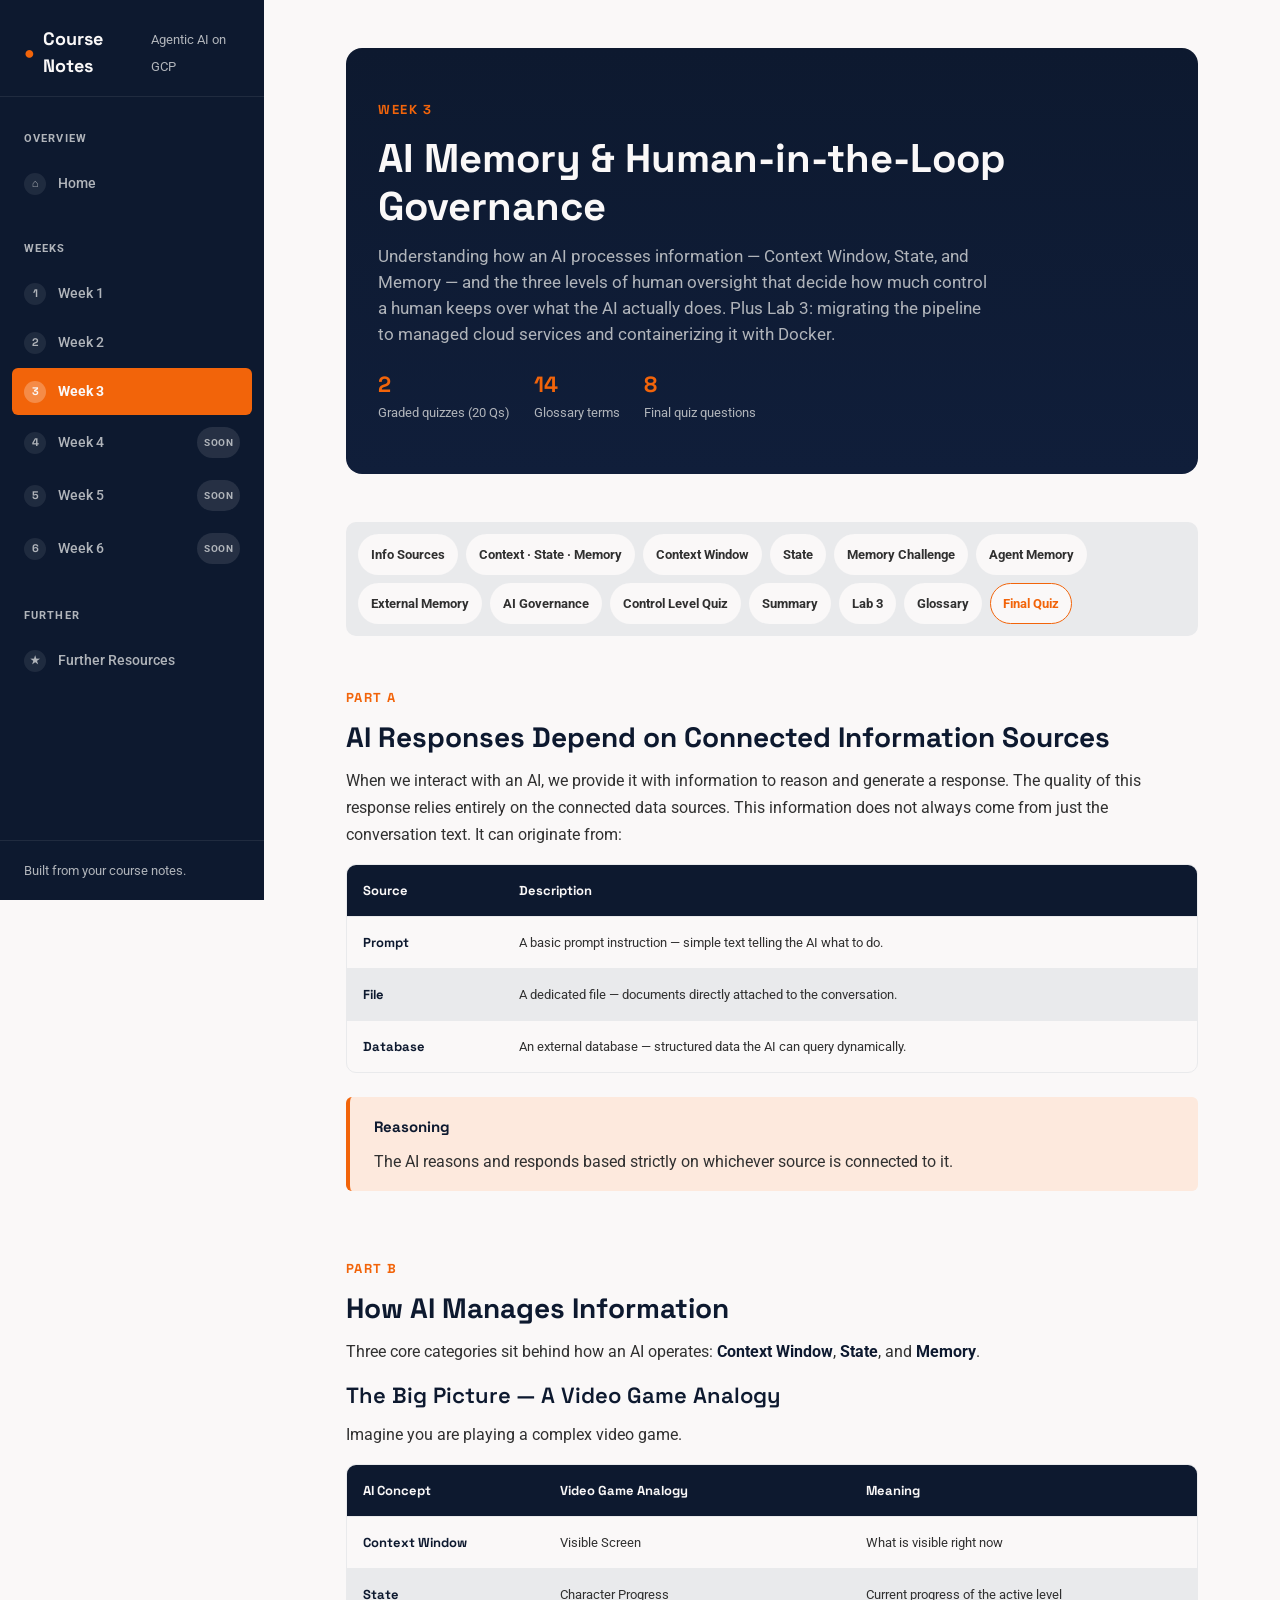
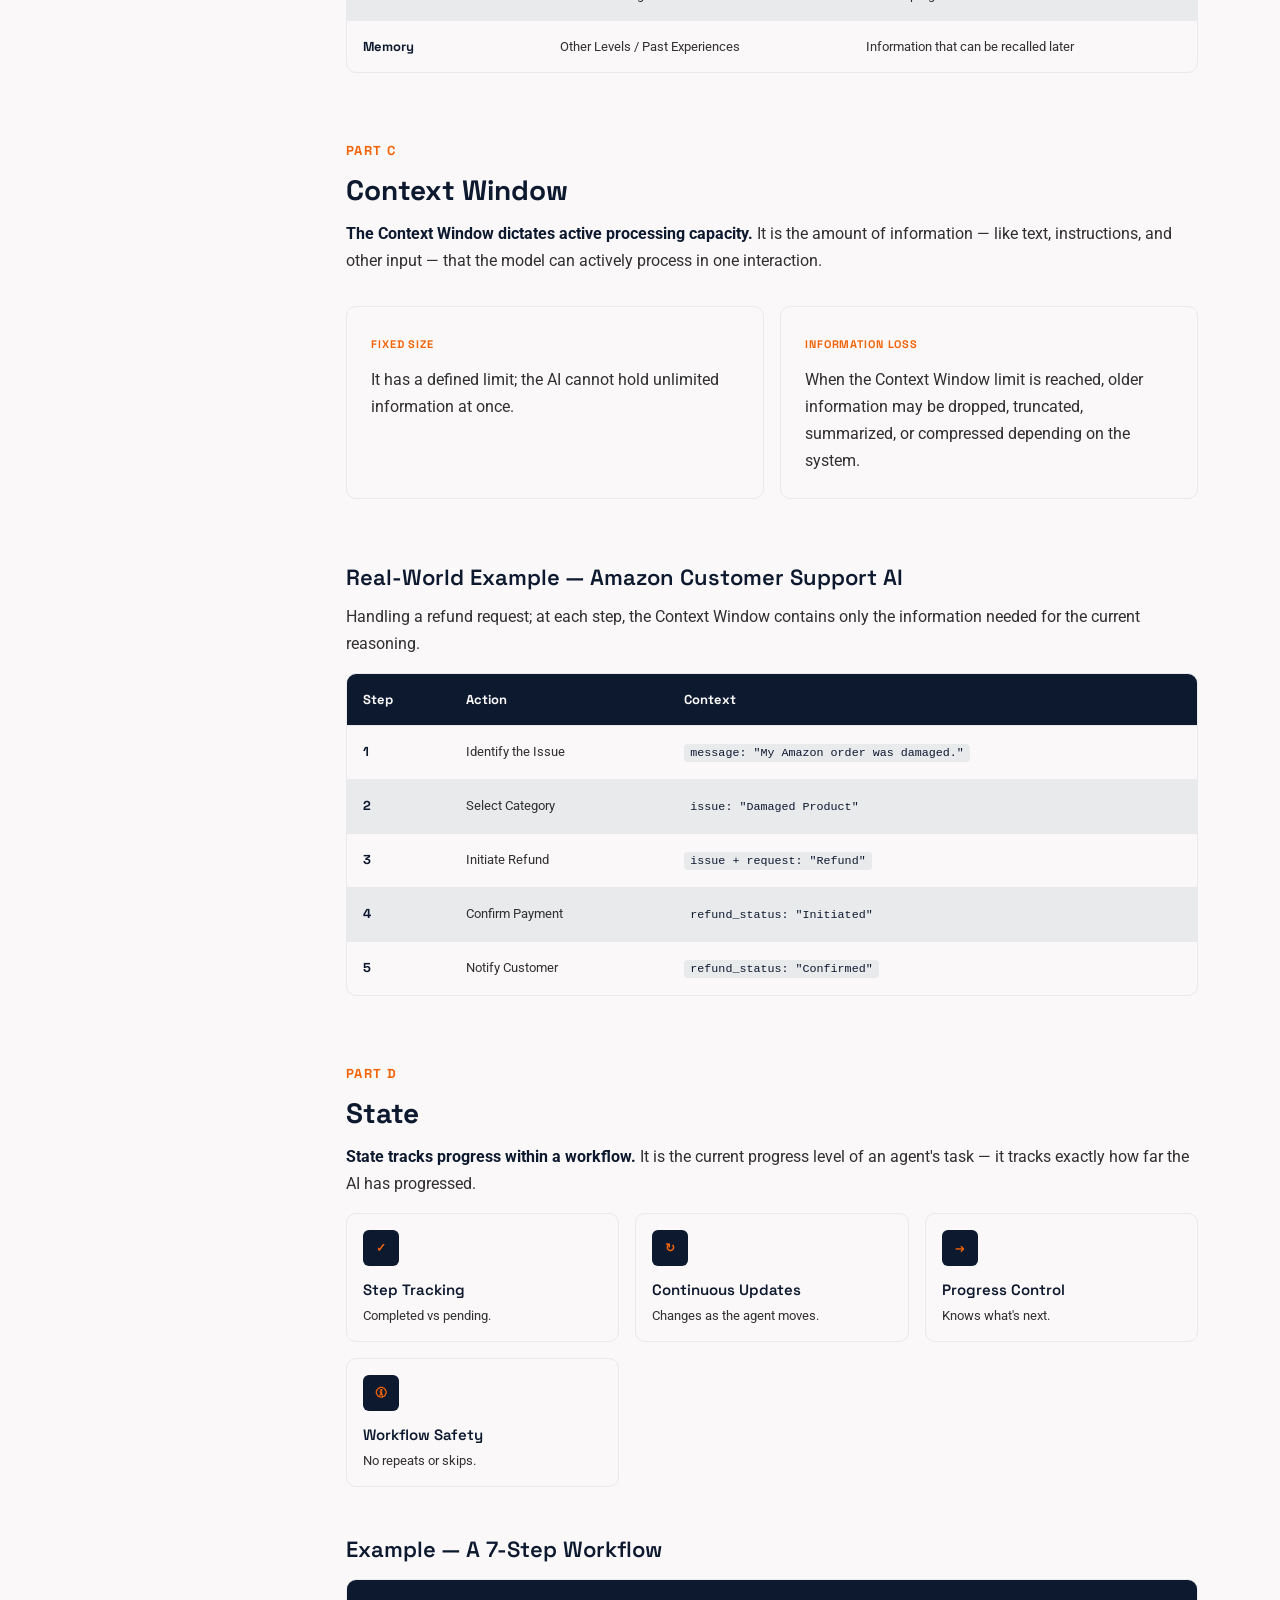
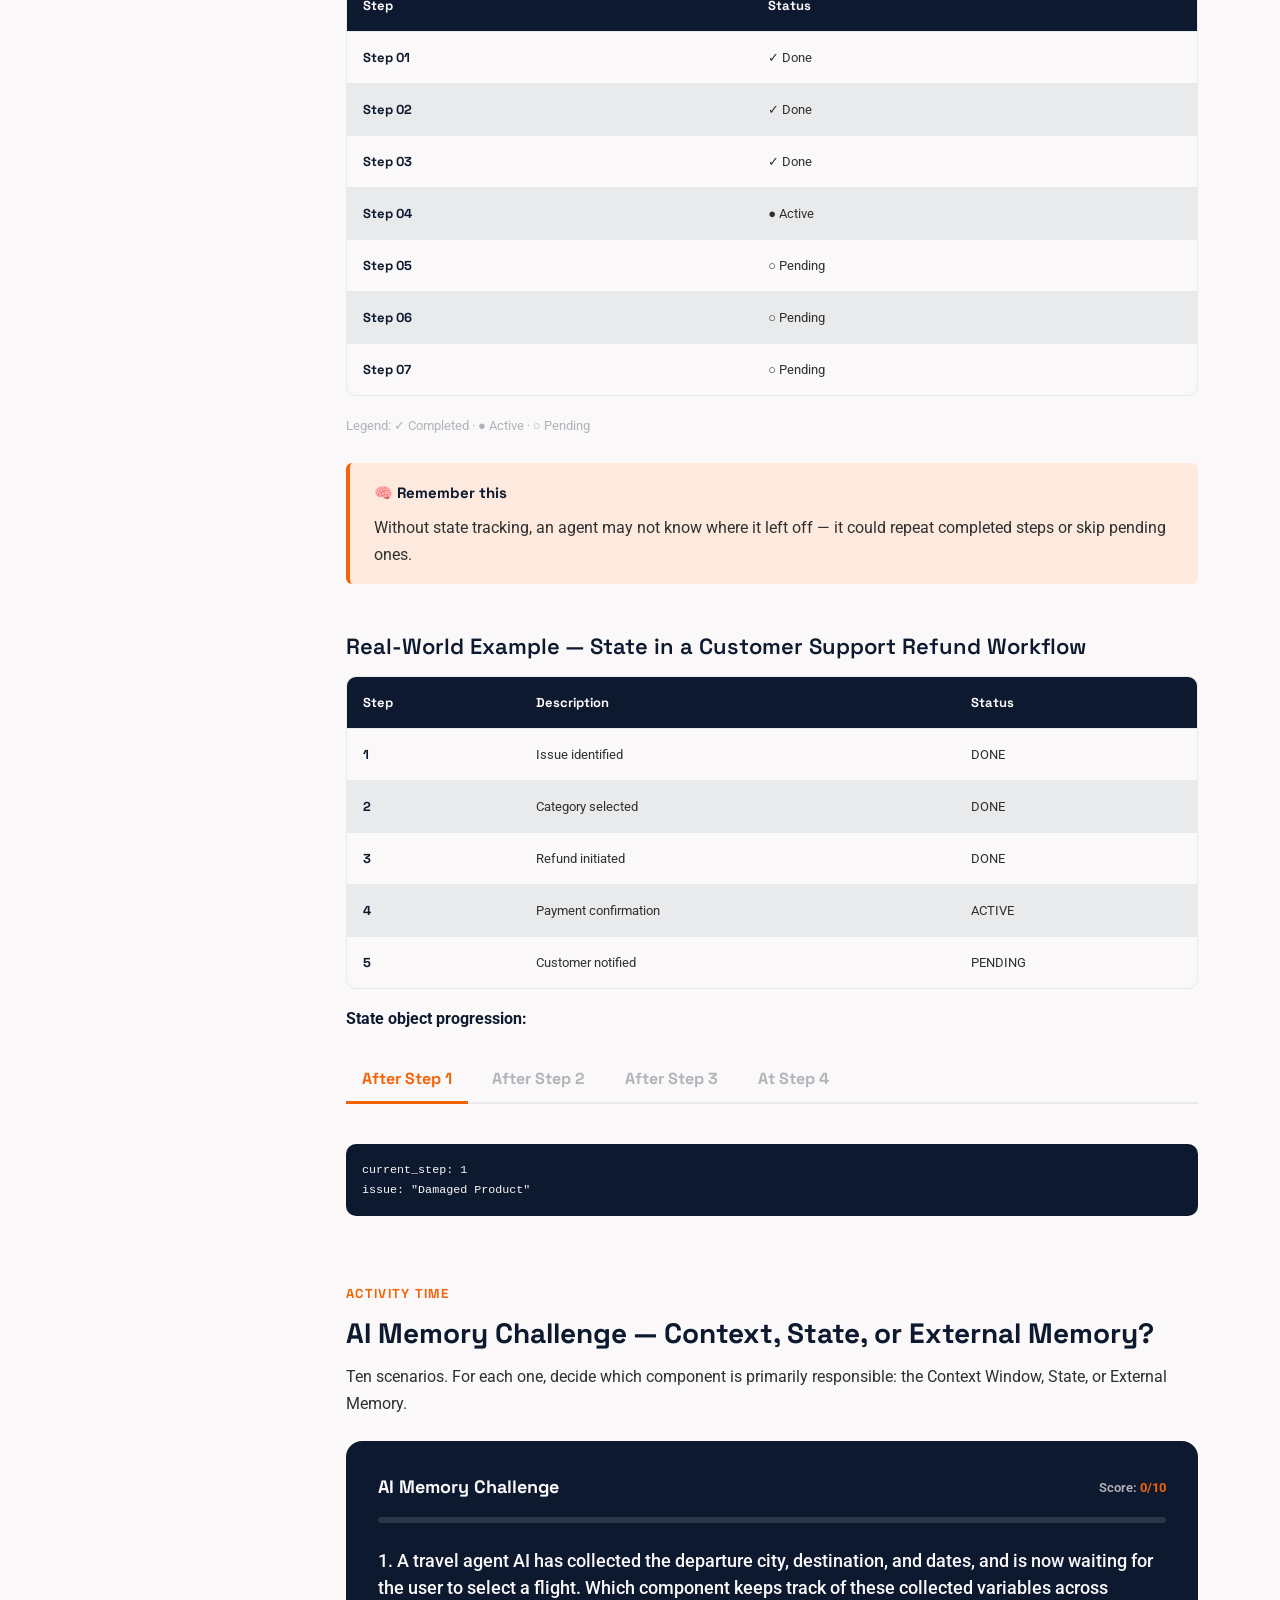
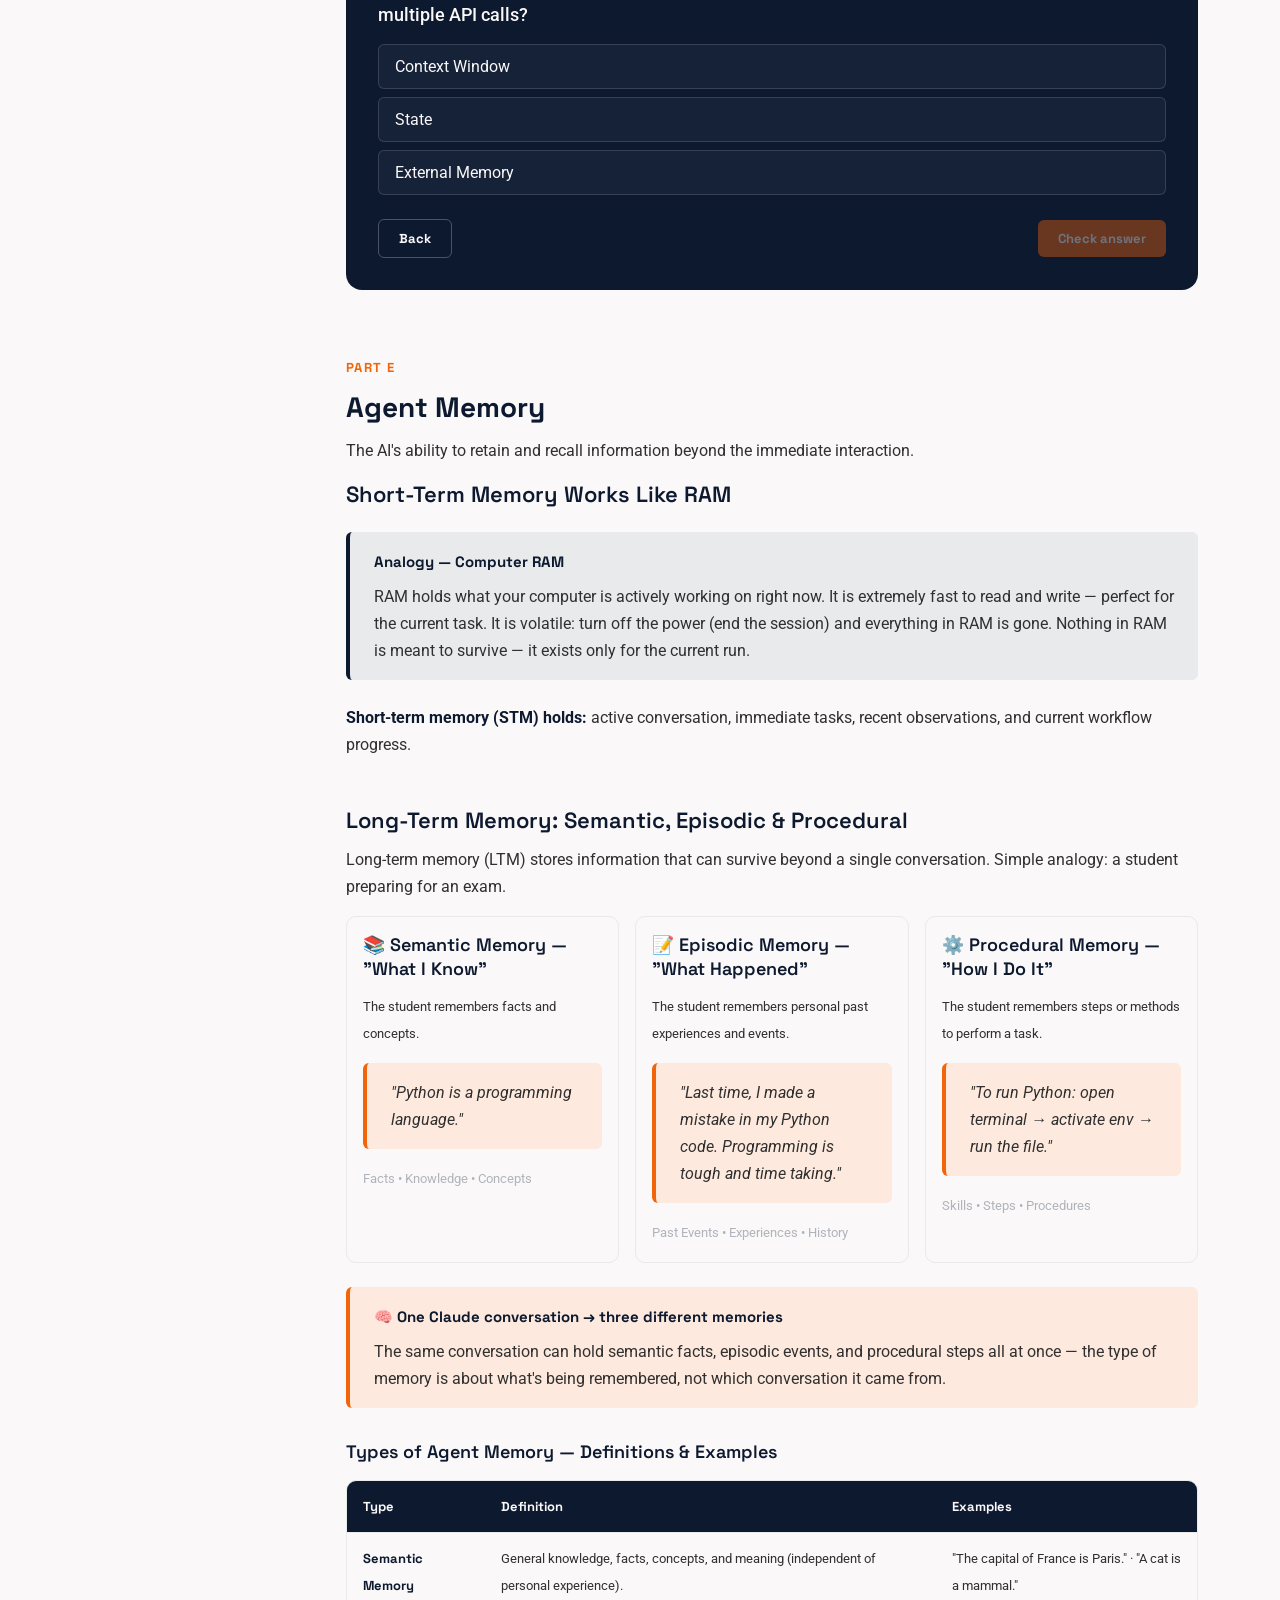
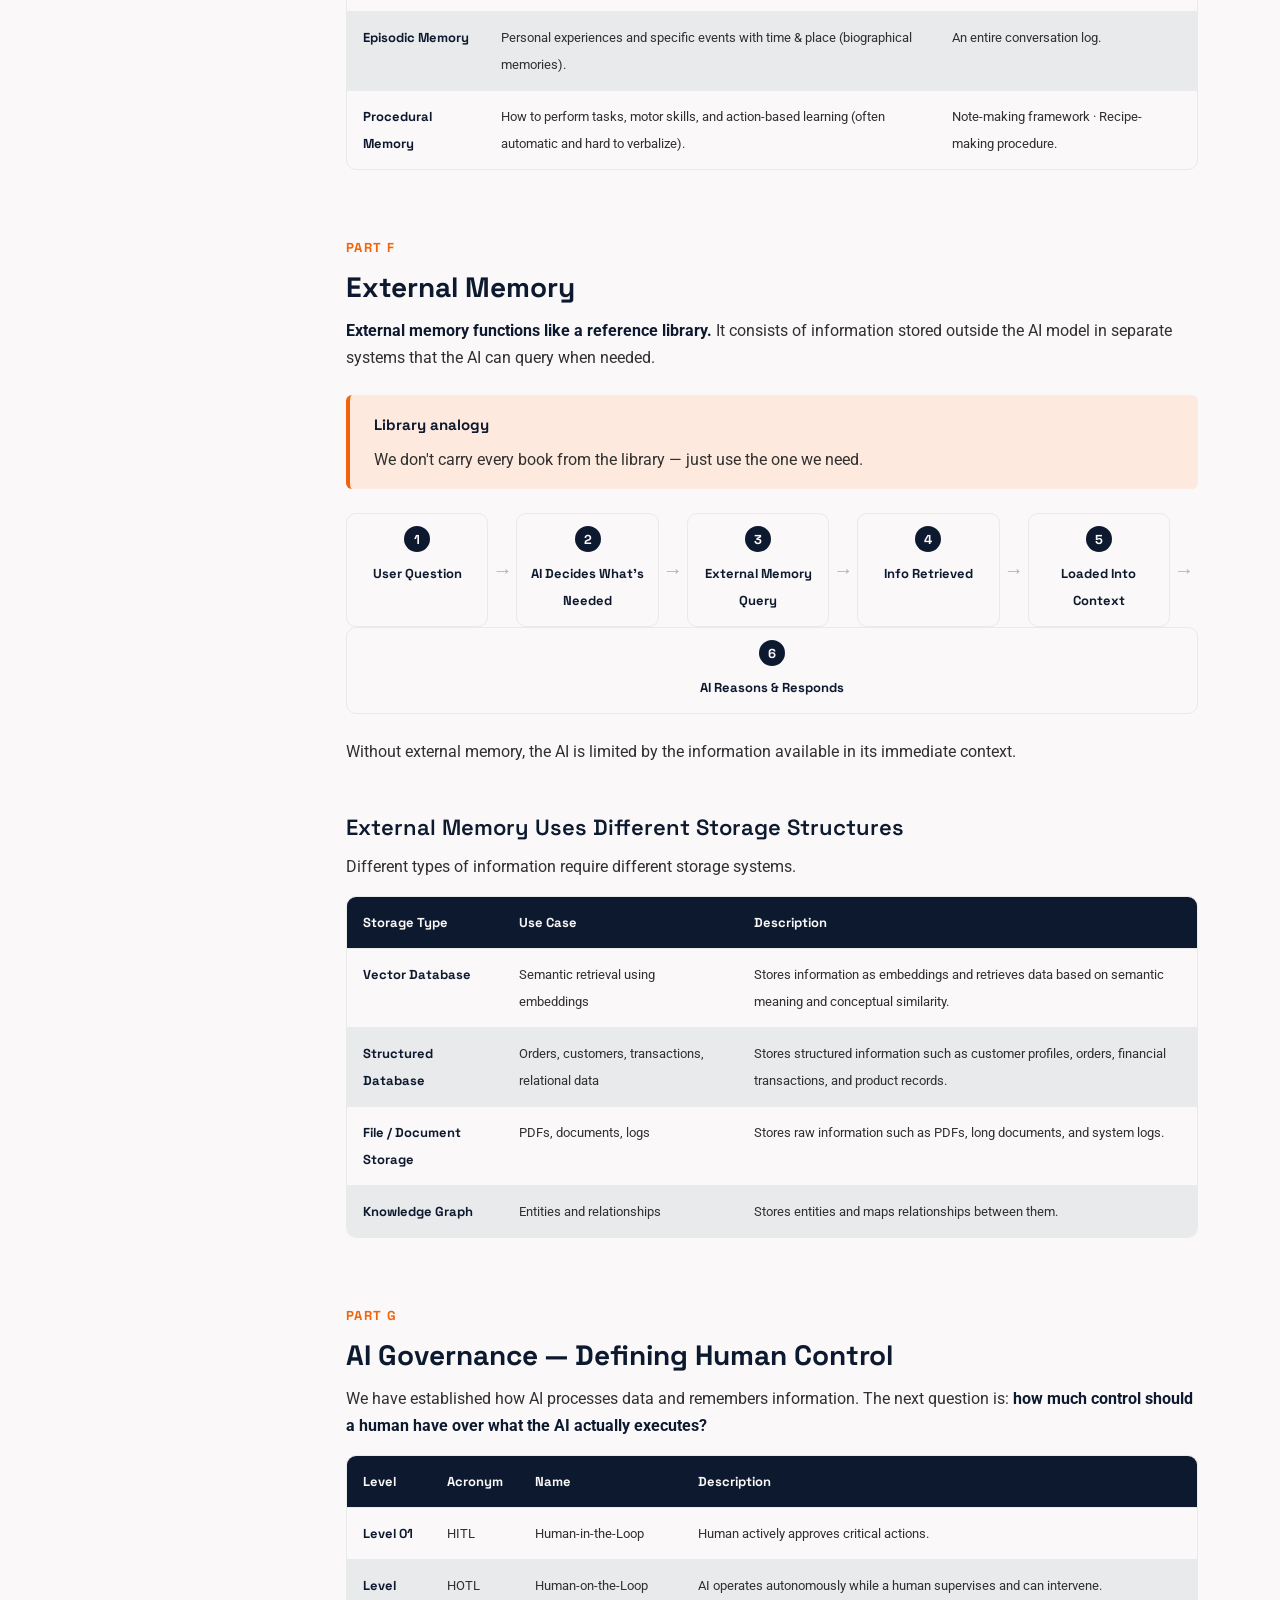
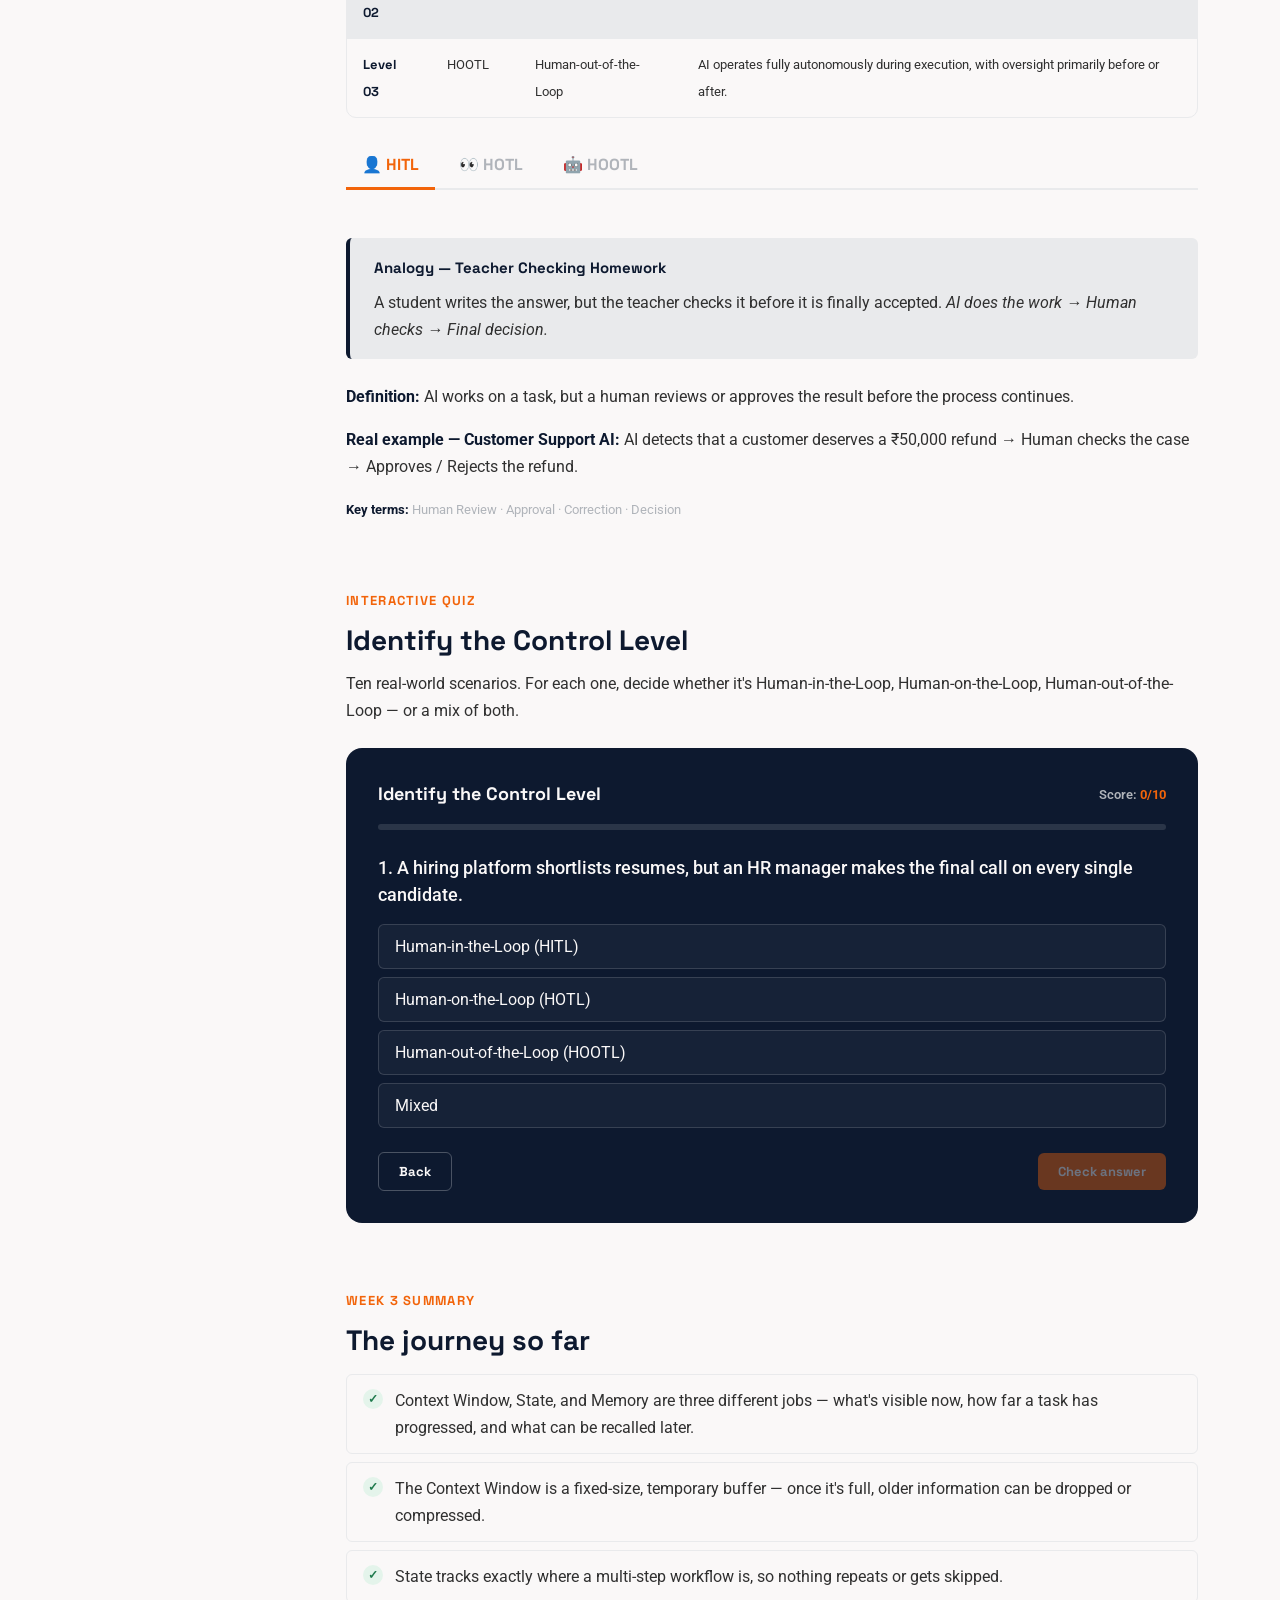
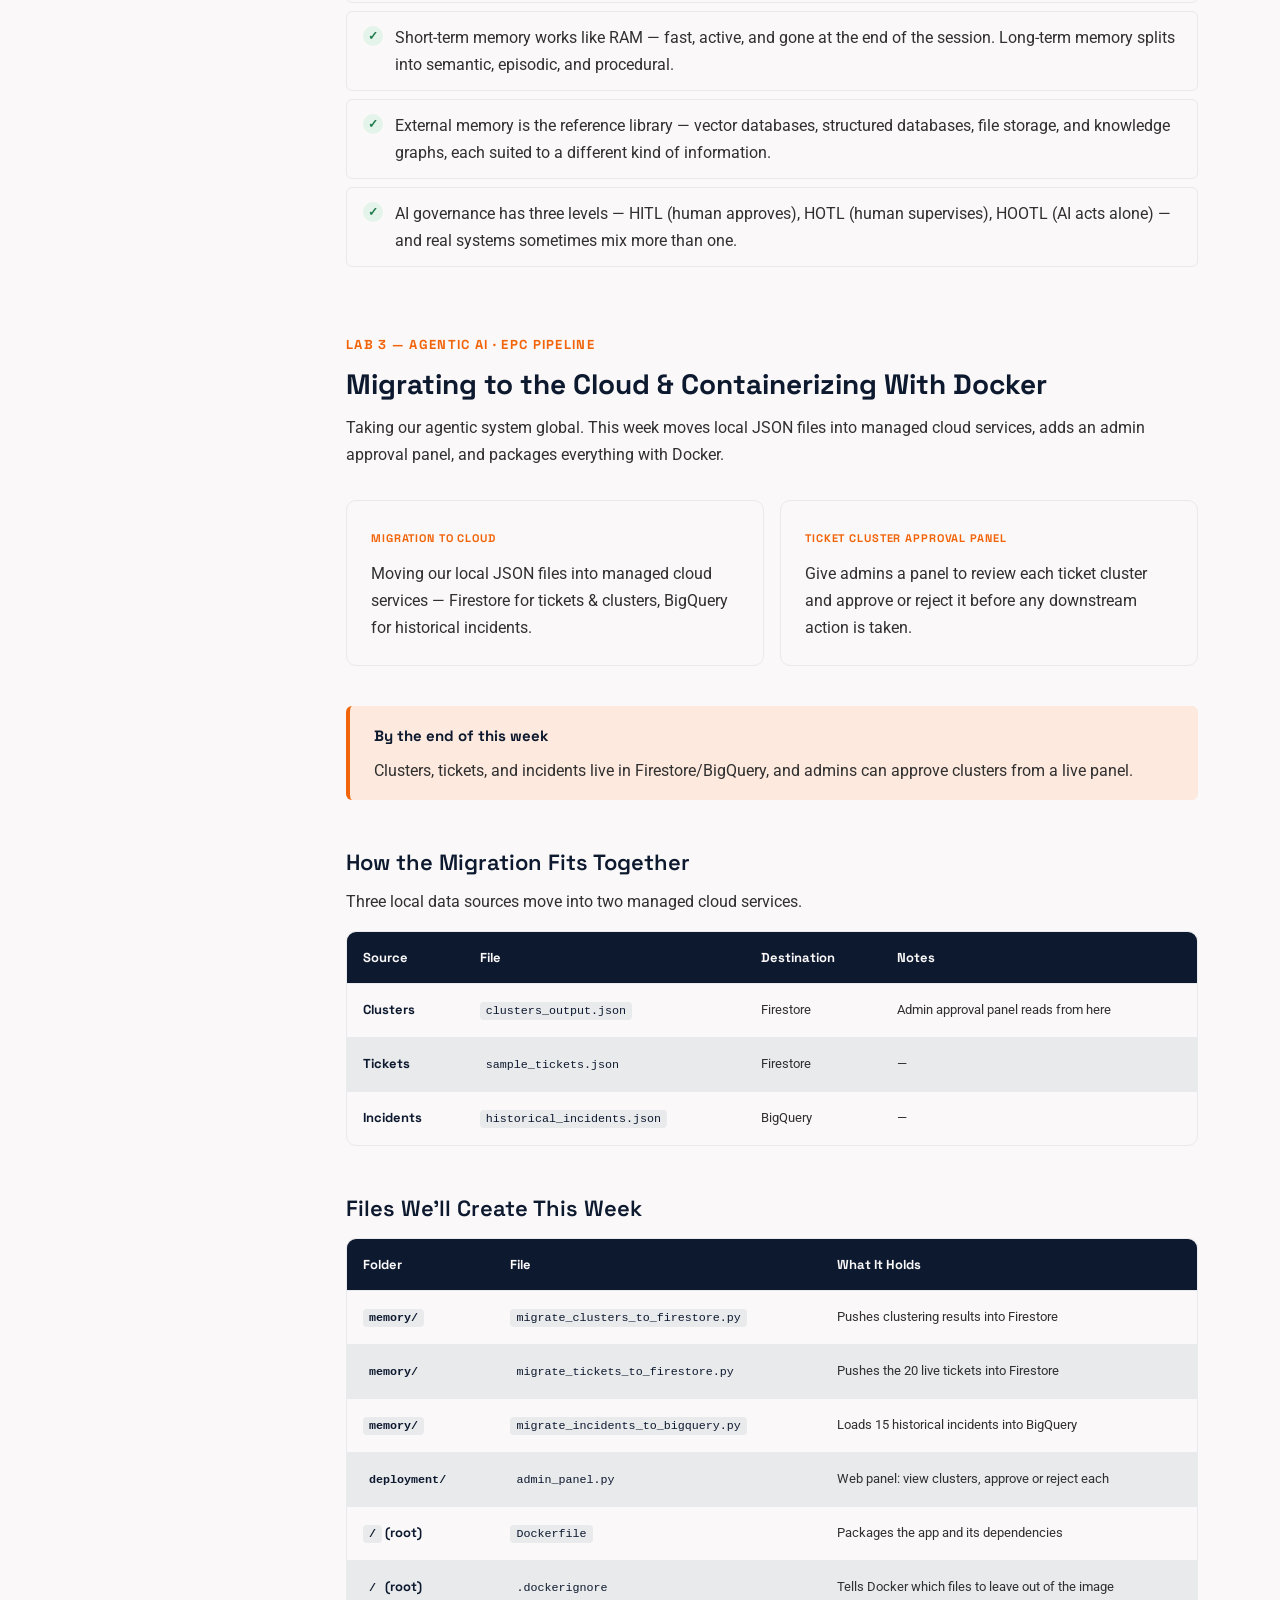
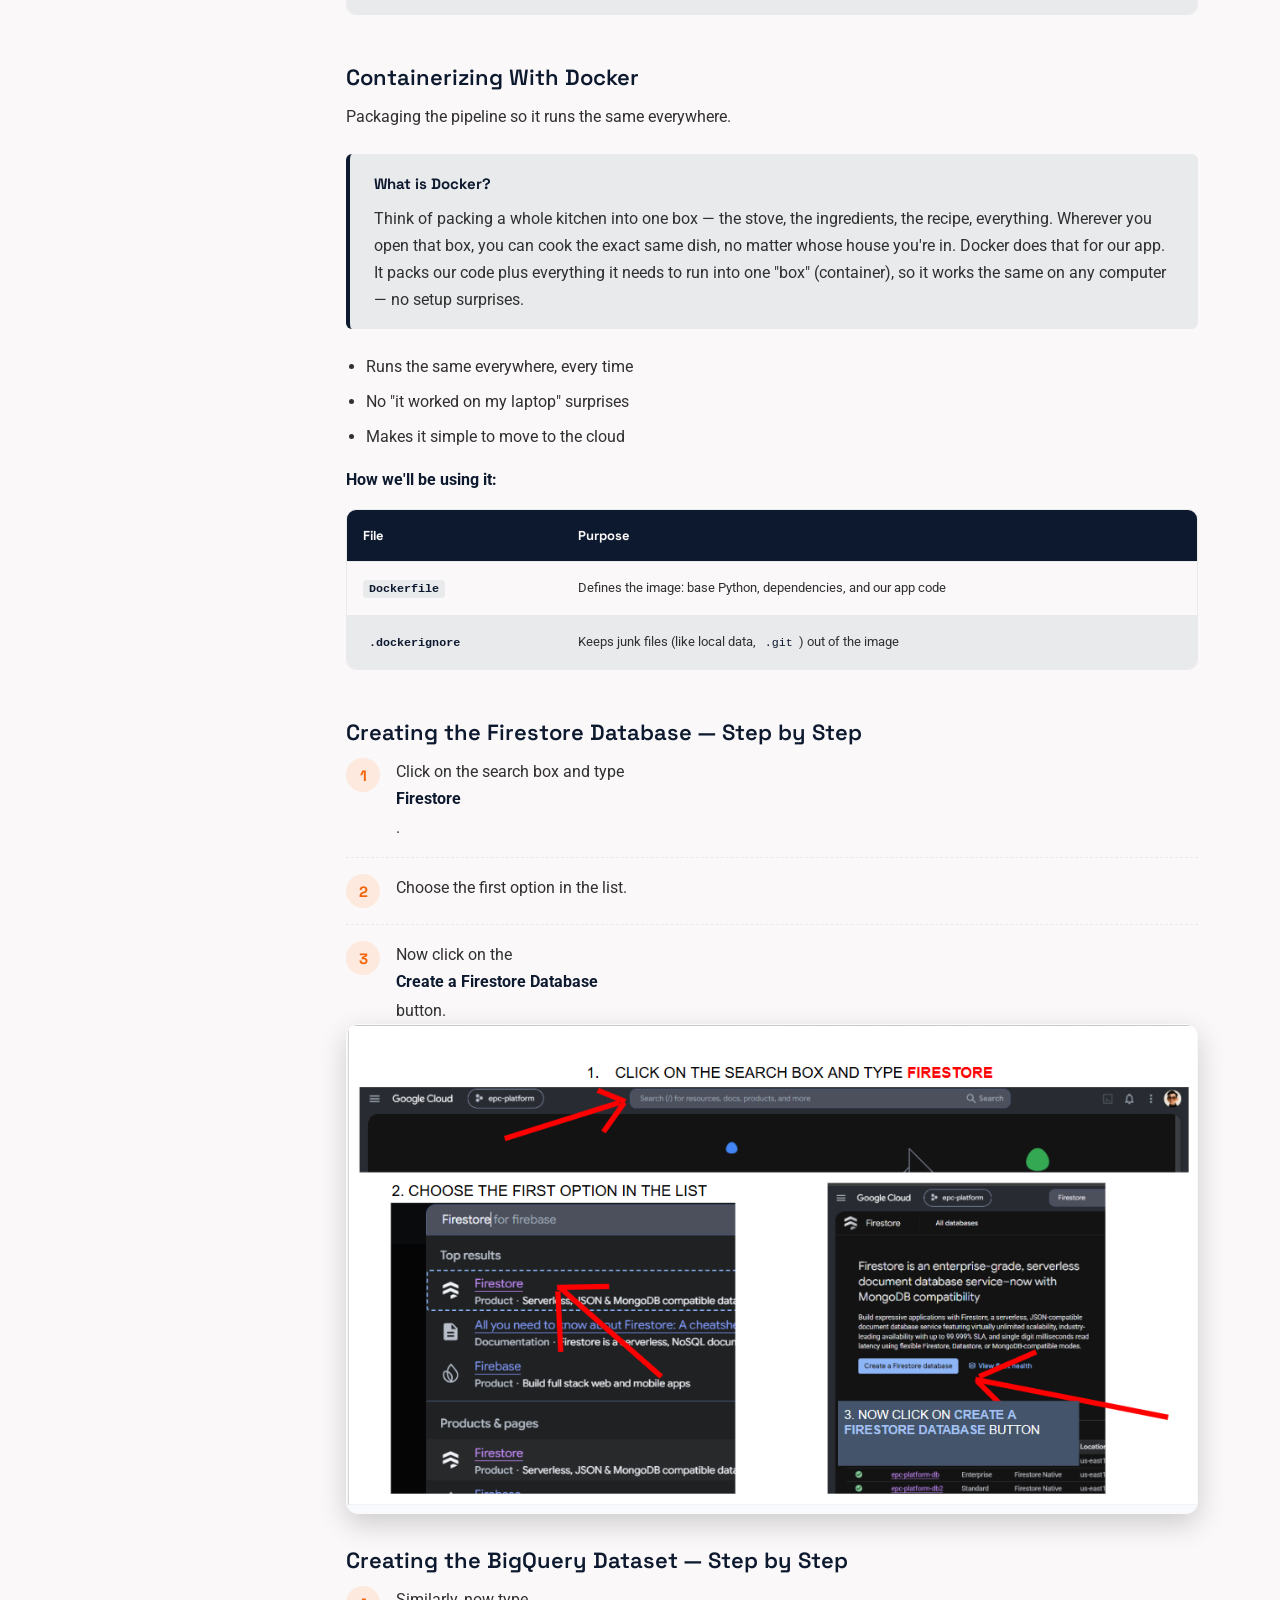
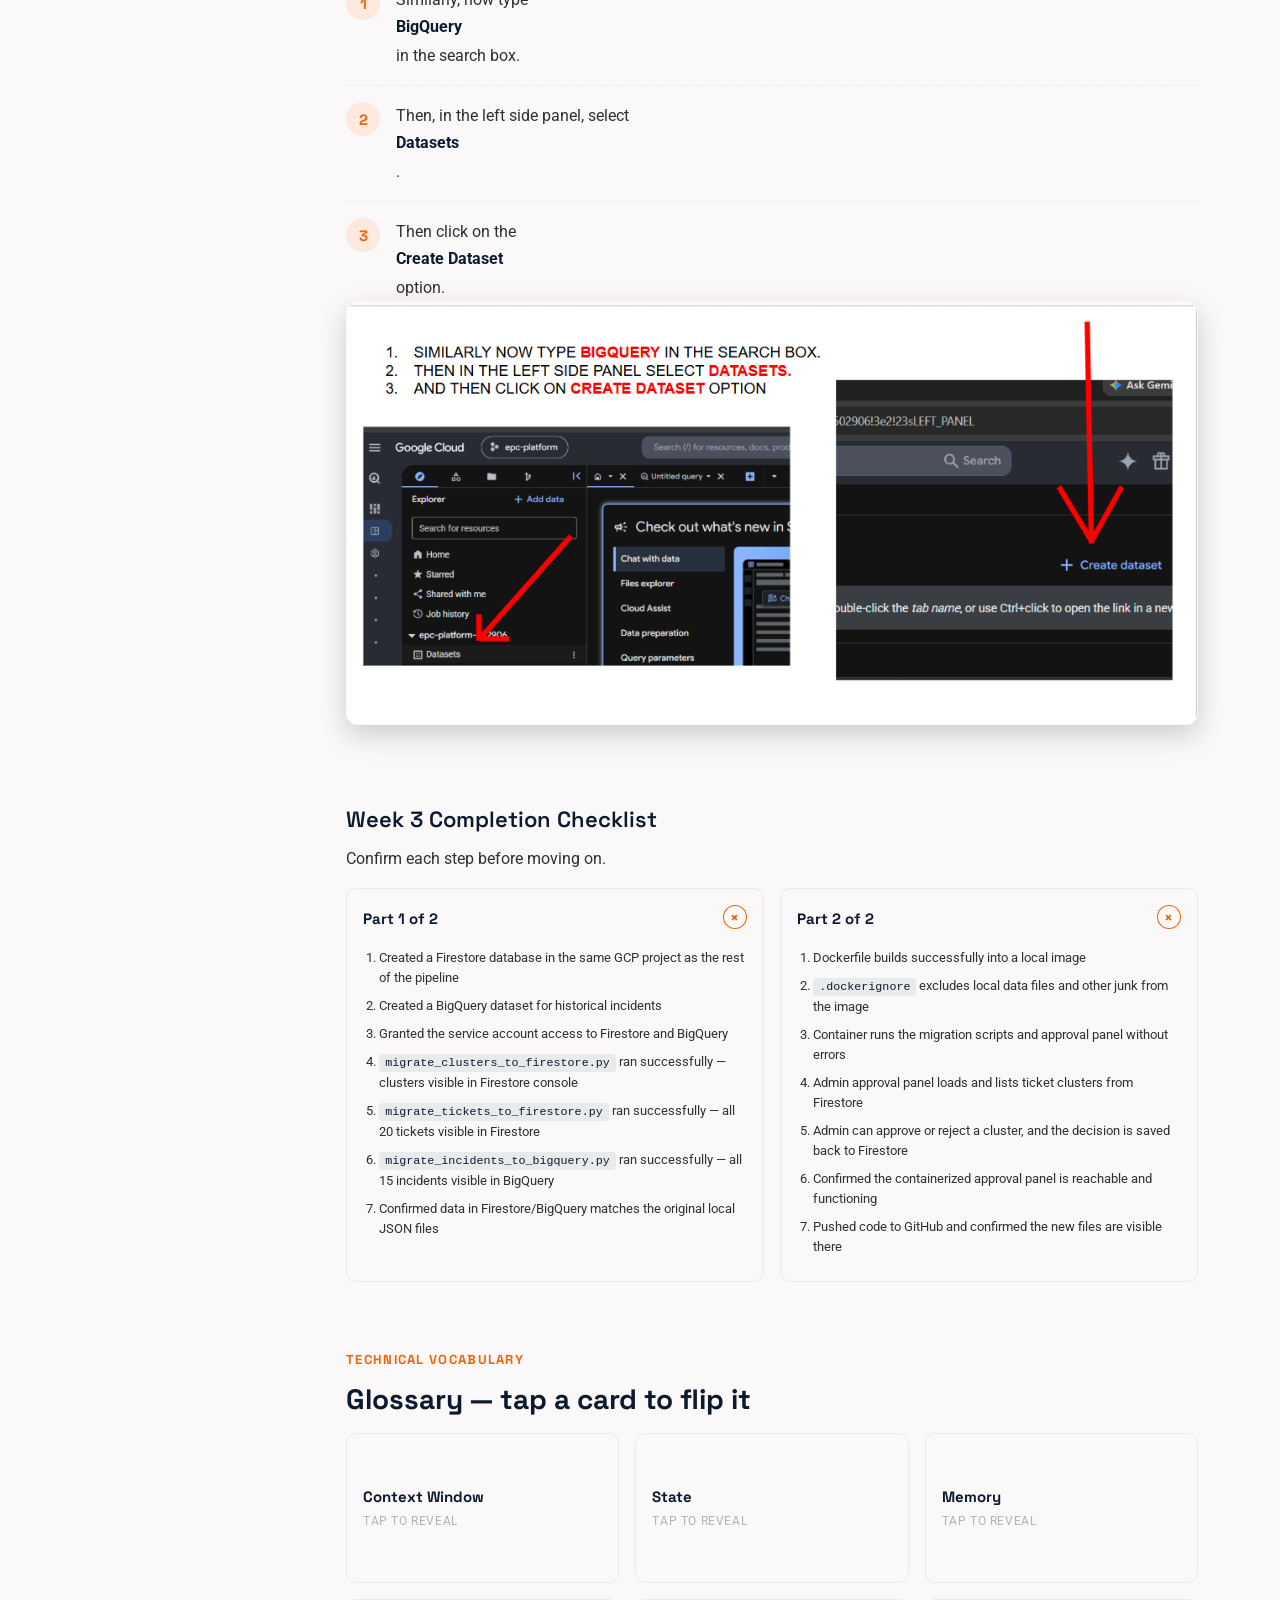
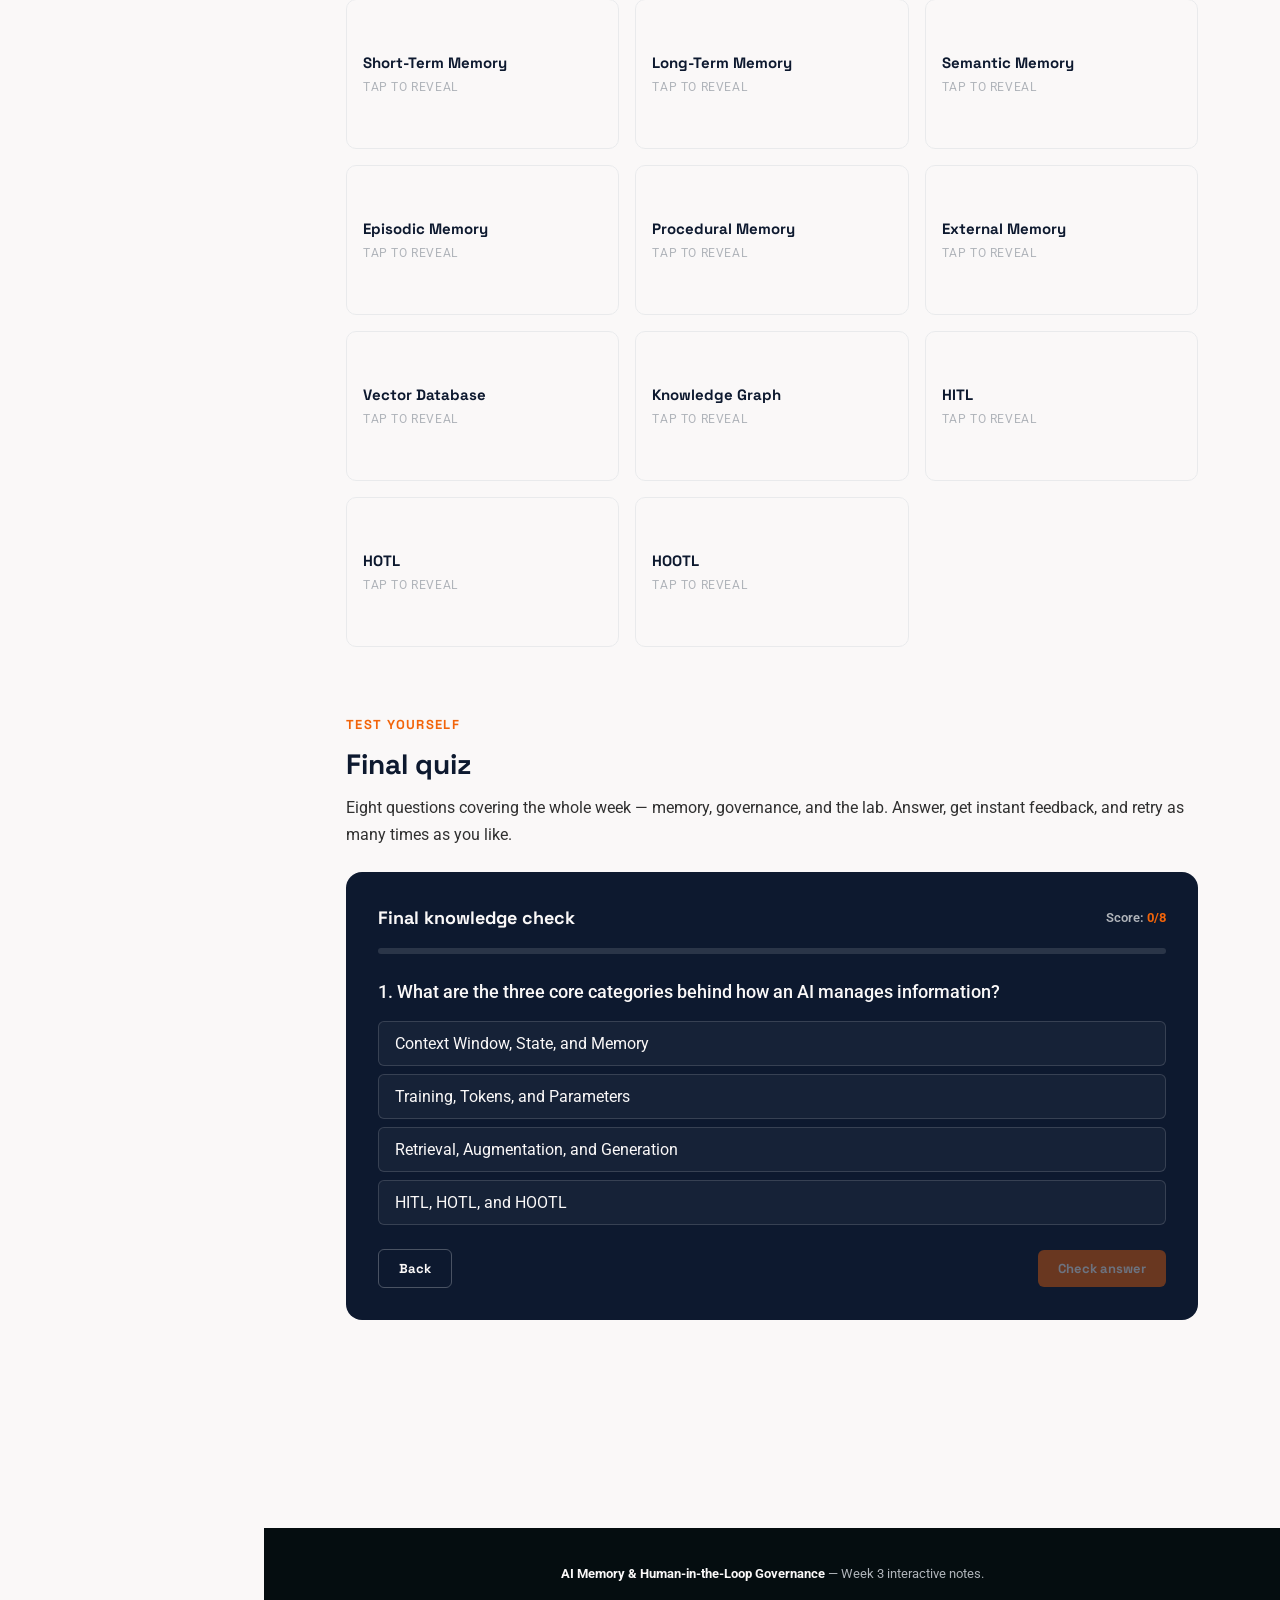
<file: week3.html>
<!DOCTYPE html>
<html lang="en">
<head>
<meta charset="UTF-8">
<meta name="viewport" content="width=device-width, initial-scale=1.0">
<title>Week 3 — AI Memory &amp; Governance | Agentic AI on GCP</title>
<link rel="preconnect" href="https://fonts.googleapis.com">
<link rel="preconnect" href="https://fonts.gstatic.com" crossorigin>
<link href="https://fonts.googleapis.com/css2?family=Space+Grotesk:wght@500;600;700&family=Roboto:wght@400;500;700&display=swap" rel="stylesheet">
<link rel="stylesheet" href="assets/styles.css">
</head>
<body>

<a href="#main-content" class="skip-link">Skip to main content</a>
<div class="progress-track" aria-hidden="true"><div class="progress-fill" id="readProgress"></div></div>

<button class="sidebar-toggle" id="sidebarToggle" aria-expanded="false" aria-controls="sidebar">☰ Menu</button>
<div class="sidebar-overlay" id="sidebarOverlay"></div>

<div class="app-shell">
  <aside class="sidebar" id="sidebar" aria-label="Course navigation">
    <div class="sidebar-brand"><span class="dot">●</span> Course Notes<span class="sub">Agentic AI on GCP</span></div>
    <nav class="sidebar-nav">
      <div class="sidebar-group-label">Overview</div>
      <ul><li><a class="sidebar-link" href="index.html"><span class="num" aria-hidden="true">⌂</span> Home</a></li></ul>
      <div class="sidebar-group-label">Weeks</div>
      <ul>
        <li><a class="sidebar-link" href="week1.html"><span class="num" aria-hidden="true">1</span> Week 1</a></li>
        <li><a class="sidebar-link" href="week2.html"><span class="num" aria-hidden="true">2</span> Week 2</a></li>
        <li><a class="sidebar-link" href="week3.html"><span class="num" aria-hidden="true">3</span> Week 3</a></li>
        <li><a class="sidebar-link" href="week4.html"><span class="num" aria-hidden="true">4</span> Week 4<span class="badge">Soon</span></a></li>
        <li><a class="sidebar-link" href="week5.html"><span class="num" aria-hidden="true">5</span> Week 5<span class="badge">Soon</span></a></li>
        <li><a class="sidebar-link" href="week6.html"><span class="num" aria-hidden="true">6</span> Week 6<span class="badge">Soon</span></a></li>
      </ul>
      <div class="sidebar-group-label">Further</div>
      <ul><li><a class="sidebar-link" href="resources.html"><span class="num" aria-hidden="true">★</span> Further Resources</a></li></ul>
    </nav>
    <div class="sidebar-foot">Built from your course notes.</div>
  </aside>

  <div class="content-col">
    <main class="page" id="main-content">

      <section class="page-hero">
        <div class="page-eyebrow">Week 3</div>
        <h1>AI Memory &amp; Human-in-the-Loop Governance</h1>
        <p>Understanding how an AI processes information — Context Window, State, and Memory — and the three levels of human oversight that decide how much control a human keeps over what the AI actually does. Plus Lab 3: migrating the pipeline to managed cloud services and containerizing it with Docker.</p>
        <div class="page-hero-meta">
          <div class="hero-stat"><span class="num">2</span><span class="lbl">Graded quizzes (20 Qs)</span></div>
          <div class="hero-stat"><span class="num">14</span><span class="lbl">Glossary terms</span></div>
          <div class="hero-stat"><span class="num">8</span><span class="lbl">Final quiz questions</span></div>
        </div>
      </section>

      <nav class="jump-nav" aria-label="Jump to section">
        <a href="#part-a">Info Sources</a>
        <a href="#part-b">Context · State · Memory</a>
        <a href="#part-c">Context Window</a>
        <a href="#part-d">State</a>
        <a href="#quiz-memory">Memory Challenge</a>
        <a href="#part-e">Agent Memory</a>
        <a href="#part-f">External Memory</a>
        <a href="#part-g">AI Governance</a>
        <a href="#quiz-governance">Control Level Quiz</a>
        <a href="#summary">Summary</a>
        <a href="#lab-3">Lab 3</a>
        <a href="#glossary">Glossary</a>
        <a href="#final-quiz">Final Quiz</a>
      </nav>

      <!-- ============ PART A ============ -->
      <section id="part-a">
        <div class="section-kicker">Part A</div>
        <h2>AI Responses Depend on Connected Information Sources</h2>
        <p>When we interact with an AI, we provide it with information to reason and generate a response. The quality of this response relies entirely on the connected data sources. This information does not always come from just the conversation text. It can originate from:</p>
        <div class="table-wrap">
          <table>
            <thead><tr><th scope="col">Source</th><th scope="col">Description</th></tr></thead>
            <tbody>
              <tr><td>Prompt</td><td>A basic prompt instruction — simple text telling the AI what to do.</td></tr>
              <tr><td>File</td><td>A dedicated file — documents directly attached to the conversation.</td></tr>
              <tr><td>Database</td><td>An external database — structured data the AI can query dynamically.</td></tr>
            </tbody>
          </table>
        </div>
        <div class="callout">
          <div class="callout-label">Reasoning</div>
          <p>The AI reasons and responds based strictly on whichever source is connected to it.</p>
        </div>
      </section>

      <!-- ============ PART B ============ -->
      <section id="part-b">
        <div class="section-kicker">Part B</div>
        <h2>How AI Manages Information</h2>
        <p>Three core categories sit behind how an AI operates: <strong>Context Window</strong>, <strong>State</strong>, and <strong>Memory</strong>.</p>

        <h3>The Big Picture — A Video Game Analogy</h3>
        <p>Imagine you are playing a complex video game.</p>
        <div class="table-wrap">
          <table>
            <thead><tr><th scope="col">AI Concept</th><th scope="col">Video Game Analogy</th><th scope="col">Meaning</th></tr></thead>
            <tbody>
              <tr><td>Context Window</td><td>Visible Screen</td><td>What is visible right now</td></tr>
              <tr><td>State</td><td>Character Progress</td><td>Current progress of the active level</td></tr>
              <tr><td>Memory</td><td>Other Levels / Past Experiences</td><td>Information that can be recalled later</td></tr>
            </tbody>
          </table>
        </div>
      </section>

      <!-- ============ PART C ============ -->
      <section id="part-c">
        <div class="section-kicker">Part C</div>
        <h2>Context Window</h2>
        <p><strong>The Context Window dictates active processing capacity.</strong> It is the amount of information — like text, instructions, and other input — that the model can actively process in one interaction.</p>

        <div class="card-grid cols-2">
          <div class="def-card"><div class="def-label">Fixed Size</div><p style="margin-bottom:0">It has a defined limit; the AI cannot hold unlimited information at once.</p></div>
          <div class="def-card"><div class="def-label">Information Loss</div><p style="margin-bottom:0">When the Context Window limit is reached, older information may be dropped, truncated, summarized, or compressed depending on the system.</p></div>
        </div>

        <h3 style="margin-top:var(--sp-7)">Real-World Example — Amazon Customer Support AI</h3>
        <p>Handling a refund request; at each step, the Context Window contains only the information needed for the current reasoning.</p>
        <div class="table-wrap">
          <table>
            <thead><tr><th scope="col">Step</th><th scope="col">Action</th><th scope="col">Context</th></tr></thead>
            <tbody>
              <tr><td>1</td><td>Identify the Issue</td><td><code>message: "My Amazon order was damaged."</code></td></tr>
              <tr><td>2</td><td>Select Category</td><td><code>issue: "Damaged Product"</code></td></tr>
              <tr><td>3</td><td>Initiate Refund</td><td><code>issue + request: "Refund"</code></td></tr>
              <tr><td>4</td><td>Confirm Payment</td><td><code>refund_status: "Initiated"</code></td></tr>
              <tr><td>5</td><td>Notify Customer</td><td><code>refund_status: "Confirmed"</code></td></tr>
            </tbody>
          </table>
        </div>
      </section>

      <!-- ============ PART D ============ -->
      <section id="part-d">
        <div class="section-kicker">Part D</div>
        <h2>State</h2>
        <p><strong>State tracks progress within a workflow.</strong> It is the current progress level of an agent's task — it tracks exactly how far the AI has progressed.</p>

        <div class="usecase-grid">
          <div class="usecase-card"><div class="icon">✓</div><h4>Step Tracking</h4><p>Completed vs pending.</p></div>
          <div class="usecase-card"><div class="icon">↻</div><h4>Continuous Updates</h4><p>Changes as the agent moves.</p></div>
          <div class="usecase-card"><div class="icon">→</div><h4>Progress Control</h4><p>Knows what's next.</p></div>
          <div class="usecase-card"><div class="icon">🛈</div><h4>Workflow Safety</h4><p>No repeats or skips.</p></div>
        </div>

        <h3 style="margin-top:var(--sp-7)">Example — A 7-Step Workflow</h3>
        <div class="table-wrap">
          <table>
            <thead><tr><th scope="col">Step</th><th scope="col">Status</th></tr></thead>
            <tbody>
              <tr><td>Step 01</td><td>✓ Done</td></tr>
              <tr><td>Step 02</td><td>✓ Done</td></tr>
              <tr><td>Step 03</td><td>✓ Done</td></tr>
              <tr><td>Step 04</td><td>● Active</td></tr>
              <tr><td>Step 05</td><td>○ Pending</td></tr>
              <tr><td>Step 06</td><td>○ Pending</td></tr>
              <tr><td>Step 07</td><td>○ Pending</td></tr>
            </tbody>
          </table>
        </div>
        <p style="font-size:var(--small);color:var(--dust)">Legend: ✓ Completed · ● Active · ○ Pending</p>
        <div class="callout">
          <div class="callout-label">🧠 Remember this</div>
          <p>Without state tracking, an agent may not know where it left off — it could repeat completed steps or skip pending ones.</p>
        </div>

        <h3 style="margin-top:var(--sp-7)">Real-World Example — State in a Customer Support Refund Workflow</h3>
        <div class="table-wrap">
          <table>
            <thead><tr><th scope="col">Step</th><th scope="col">Description</th><th scope="col">Status</th></tr></thead>
            <tbody>
              <tr><td>1</td><td>Issue identified</td><td>DONE</td></tr>
              <tr><td>2</td><td>Category selected</td><td>DONE</td></tr>
              <tr><td>3</td><td>Refund initiated</td><td>DONE</td></tr>
              <tr><td>4</td><td>Payment confirmation</td><td>ACTIVE</td></tr>
              <tr><td>5</td><td>Customer notified</td><td>PENDING</td></tr>
            </tbody>
          </table>
        </div>
        <p><strong>State object progression:</strong></p>
        <div class="tabs">
          <div class="tablist" role="tablist" aria-label="State object progression">
            <button class="tab-btn" role="tab" id="tab-s1" aria-selected="true" aria-controls="panel-s1" data-tab="s1">After Step 1</button>
            <button class="tab-btn" role="tab" id="tab-s2" aria-selected="false" aria-controls="panel-s2" tabindex="-1" data-tab="s2">After Step 2</button>
            <button class="tab-btn" role="tab" id="tab-s3" aria-selected="false" aria-controls="panel-s3" tabindex="-1" data-tab="s3">After Step 3</button>
            <button class="tab-btn" role="tab" id="tab-s4" aria-selected="false" aria-controls="panel-s4" tabindex="-1" data-tab="s4">At Step 4</button>
          </div>
          <div class="tab-panel" id="panel-s1" role="tabpanel" aria-labelledby="tab-s1" tabindex="0">
<pre><code>current_step: 1
issue: "Damaged Product"</code></pre>
          </div>
          <div class="tab-panel" id="panel-s2" role="tabpanel" aria-labelledby="tab-s2" tabindex="0" hidden>
<pre><code>current_step: 2
issue: "Damaged Product"
category: "Product Damage"</code></pre>
          </div>
          <div class="tab-panel" id="panel-s3" role="tabpanel" aria-labelledby="tab-s3" tabindex="0" hidden>
<pre><code>current_step: 3
issue: "Damaged Product"
category: "Product Damage"
refund.status: "initiated"
refund.amount: 2499</code></pre>
          </div>
          <div class="tab-panel" id="panel-s4" role="tabpanel" aria-labelledby="tab-s4" tabindex="0" hidden>
<pre><code>current_step: 4
issue: "Damaged Product"
category: "Product Damage"
refund.status: "initiated"
refund.amount: 2499
payment.status: "pending"</code></pre>
          </div>
        </div>
      </section>

      <!-- ============ QUIZ: AI MEMORY CHALLENGE ============ -->
      <section id="quiz-memory">
        <div class="section-kicker">Activity time</div>
        <h2>AI Memory Challenge — Context, State, or External Memory?</h2>
        <p>Ten scenarios. For each one, decide which component is primarily responsible: the Context Window, State, or External Memory.</p>

        <div class="quiz" data-quiz='[
          {"prompt":"A travel agent AI has collected the departure city, destination, and dates, and is now waiting for the user to select a flight. Which component keeps track of these collected variables across multiple API calls?","options":["Context Window","State","External Memory"],"correct":1,"explain":"State tracking maintains progress through structured multi-step workflows, holding variables like origin, destination, and dates in a structured schema."},
          {"prompt":"An enterprise AI assistant searches a database of 10,000 PDFs using embeddings to answer a technical question. Where are these 10,000 PDFs permanently stored?","options":["Context Window","State","External Memory"],"correct":2,"explain":"External Memory, such as Vector Databases or RAG systems, permanently stores vast amounts of data that would far exceed the context window\u2019s token limits."},
          {"prompt":"A user gave their customer ID at the start of a 30-minute chat. The chatbot then asks for it again. Why did it forget?","options":["Context Window limit reached","State was reset","External Memory failed to load"],"correct":0,"explain":"The Context Window is a temporary buffer. Once its token limit is exceeded, older messages \u2014 like the customer ID \u2014 are truncated and forgotten unless saved elsewhere."},
          {"prompt":"A coding assistant remembers your preferred programming language and IDE theme across weeks of different sessions. Where is this long-term preference stored?","options":["Context Window","State","External Memory"],"correct":2,"explain":"Long-term user preferences are saved to External Memory, typically a standard database, and reloaded into context at the start of a new session."},
          {"prompt":"A user leaves for lunch mid-report. When they return, the AI asks, \u201cReady to continue with Step 3 (Drafting the Conclusion)?\u201d What kept track of the current step?","options":["Context Window","State","External Memory"],"correct":1,"explain":"State saves the active position in a multi-step workflow, so the system knows exactly where the user left off even after a long pause."},
          {"prompt":"You paste a 50-page legal contract directly into an LLM and ask it to find conflicting clauses in a single query. Which component directly processes this entire contract in one run?","options":["Context Window","State","External Memory"],"correct":0,"explain":"The Context Window handles the active input processed in a single prompt-response cycle \u2014 large context windows can hold an entire document at once, though the information is temporary."},
          {"prompt":"A smart kitchen assistant can suggest recipes from a digital library of 50,000 vegetarian recipes. Where are these 50,000 recipes stored?","options":["Context Window","State","External Memory"],"correct":2,"explain":"A library of 50,000 recipes is too much data for the context window or state \u2014 External Memory lets the AI search and fetch only what\u2019s relevant."},
          {"prompt":"A retail bot is in the \u201cAwaiting Supervisor Approval\u201d phase of a refund and will not allow the user to change their shipping address until this step resolves. What is enforcing this constraint?","options":["Context Window","State","External Memory"],"correct":1,"explain":"State acts like a finite state machine, locking execution pathways and behavioral rules based on the current transactional step."},
          {"prompt":"A real-time translation app keeps the last 5 sentences spoken in view. According to the source material, what holds this recent information for later reasoning across sessions?","options":["Context Window","State","External Memory"],"correct":2,"explain":"Persistent information like this is treated as stored in External Memory \u2014 the AI queries it to pull relevant facts into its context window for reasoning, bypassing strict context limits."},
          {"prompt":"A virtual banking assistant remembers your preferred transfer limits, nickname, and recent card inquiries across multiple days and sessions. Which component persistently stores this?","options":["Context Window","State","External Memory"],"correct":2,"explain":"Only an external database or long-term memory store keeps this personal information alive once the immediate session is closed."}
        ]'>
          <div class="quiz-header"><h3 class="quiz-title">AI Memory Challenge</h3><span class="quiz-score">Score: <strong><span data-score>0</span>/<span data-total>0</span></strong></span></div>
          <div class="quiz-progress-track"><div class="quiz-progress-fill" data-progress></div></div>
          <div data-questions></div>
          <div class="quiz-result" data-result><div class="score-num"><span data-final-score></span>/<span data-final-total></span></div><p data-final-msg></p><button class="btn btn-primary" data-retry>Try again</button></div>
          <div class="quiz-nav" data-nav-controls><button class="btn btn-ghost" data-prev disabled>Back</button><button class="btn btn-primary" data-next disabled>Check answer</button></div>
        </div>
      </section>

      <!-- ============ PART E ============ -->
      <section id="part-e">
        <div class="section-kicker">Part E</div>
        <h2>Agent Memory</h2>
        <p>The AI's ability to retain and recall information beyond the immediate interaction.</p>

        <h3>Short-Term Memory Works Like RAM</h3>
        <div class="callout deep">
          <div class="callout-label">Analogy — Computer RAM</div>
          <p>RAM holds what your computer is actively working on right now. It is extremely fast to read and write — perfect for the current task. It is volatile: turn off the power (end the session) and everything in RAM is gone. Nothing in RAM is meant to survive — it exists only for the current run.</p>
        </div>
        <p><strong>Short-term memory (STM) holds:</strong> active conversation, immediate tasks, recent observations, and current workflow progress.</p>

        <h3 style="margin-top:var(--sp-7)">Long-Term Memory: Semantic, Episodic &amp; Procedural</h3>
        <p>Long-term memory (LTM) stores information that can survive beyond a single conversation. Simple analogy: a student preparing for an exam.</p>
        <div class="card-grid">
          <div class="acc-card" style="padding:var(--sp-4)">
            <h4>📚 Semantic Memory — "What I Know"</h4>
            <p style="font-size:var(--small)">The student remembers facts and concepts.</p>
            <blockquote><p>"Python is a programming language."</p></blockquote>
            <p style="font-size:var(--small);color:var(--dust);margin-bottom:0">Facts • Knowledge • Concepts</p>
          </div>
          <div class="acc-card" style="padding:var(--sp-4)">
            <h4>📝 Episodic Memory — "What Happened"</h4>
            <p style="font-size:var(--small)">The student remembers personal past experiences and events.</p>
            <blockquote><p>"Last time, I made a mistake in my Python code. Programming is tough and time taking."</p></blockquote>
            <p style="font-size:var(--small);color:var(--dust);margin-bottom:0">Past Events • Experiences • History</p>
          </div>
          <div class="acc-card" style="padding:var(--sp-4)">
            <h4>⚙️ Procedural Memory — "How I Do It"</h4>
            <p style="font-size:var(--small)">The student remembers steps or methods to perform a task.</p>
            <blockquote><p>"To run Python: open terminal → activate env → run the file."</p></blockquote>
            <p style="font-size:var(--small);color:var(--dust);margin-bottom:0">Skills • Steps • Procedures</p>
          </div>
        </div>

        <div class="callout" style="margin-top:var(--sp-5)">
          <div class="callout-label">🧠 One Claude conversation → three different memories</div>
          <p>The same conversation can hold semantic facts, episodic events, and procedural steps all at once — the type of memory is about what's being remembered, not which conversation it came from.</p>
        </div>

        <h4 style="margin-top:var(--sp-6)">Types of Agent Memory — Definitions &amp; Examples</h4>
        <div class="table-wrap">
          <table>
            <thead><tr><th scope="col">Type</th><th scope="col">Definition</th><th scope="col">Examples</th></tr></thead>
            <tbody>
              <tr><td>Semantic Memory</td><td>General knowledge, facts, concepts, and meaning (independent of personal experience).</td><td>"The capital of France is Paris." · "A cat is a mammal."</td></tr>
              <tr><td>Episodic Memory</td><td>Personal experiences and specific events with time &amp; place (biographical memories).</td><td>An entire conversation log.</td></tr>
              <tr><td>Procedural Memory</td><td>How to perform tasks, motor skills, and action-based learning (often automatic and hard to verbalize).</td><td>Note-making framework · Recipe-making procedure.</td></tr>
            </tbody>
          </table>
        </div>
      </section>

      <!-- ============ PART F ============ -->
      <section id="part-f">
        <div class="section-kicker">Part F</div>
        <h2>External Memory</h2>
        <p><strong>External memory functions like a reference library.</strong> It consists of information stored outside the AI model in separate systems that the AI can query when needed.</p>
        <div class="callout">
          <div class="callout-label">Library analogy</div>
          <p>We don't carry every book from the library — just use the one we need.</p>
        </div>

        <div class="flow" role="list" aria-label="External memory flow">
          <div class="flow-step" role="listitem"><div class="flow-num">1</div><div class="flow-label">User Question</div></div>
          <div class="flow-arrow" aria-hidden="true">→</div>
          <div class="flow-step" role="listitem"><div class="flow-num">2</div><div class="flow-label">AI Decides What's Needed</div></div>
          <div class="flow-arrow" aria-hidden="true">→</div>
          <div class="flow-step" role="listitem"><div class="flow-num">3</div><div class="flow-label">External Memory Query</div></div>
          <div class="flow-arrow" aria-hidden="true">→</div>
          <div class="flow-step" role="listitem"><div class="flow-num">4</div><div class="flow-label">Info Retrieved</div></div>
          <div class="flow-arrow" aria-hidden="true">→</div>
          <div class="flow-step" role="listitem"><div class="flow-num">5</div><div class="flow-label">Loaded Into Context</div></div>
          <div class="flow-arrow" aria-hidden="true">→</div>
          <div class="flow-step" role="listitem"><div class="flow-num">6</div><div class="flow-label">AI Reasons &amp; Responds</div></div>
        </div>
        <p>Without external memory, the AI is limited by the information available in its immediate context.</p>

        <h3 style="margin-top:var(--sp-7)">External Memory Uses Different Storage Structures</h3>
        <p>Different types of information require different storage systems.</p>
        <div class="table-wrap">
          <table>
            <thead><tr><th scope="col">Storage Type</th><th scope="col">Use Case</th><th scope="col">Description</th></tr></thead>
            <tbody>
              <tr><td>Vector Database</td><td>Semantic retrieval using embeddings</td><td>Stores information as embeddings and retrieves data based on semantic meaning and conceptual similarity.</td></tr>
              <tr><td>Structured Database</td><td>Orders, customers, transactions, relational data</td><td>Stores structured information such as customer profiles, orders, financial transactions, and product records.</td></tr>
              <tr><td>File / Document Storage</td><td>PDFs, documents, logs</td><td>Stores raw information such as PDFs, long documents, and system logs.</td></tr>
              <tr><td>Knowledge Graph</td><td>Entities and relationships</td><td>Stores entities and maps relationships between them.</td></tr>
            </tbody>
          </table>
        </div>
      </section>

      <!-- ============ PART G ============ -->
      <section id="part-g">
        <div class="section-kicker">Part G</div>
        <h2>AI Governance — Defining Human Control</h2>
        <p>We have established how AI processes data and remembers information. The next question is: <strong>how much control should a human have over what the AI actually executes?</strong></p>

        <div class="table-wrap">
          <table>
            <thead><tr><th scope="col">Level</th><th scope="col">Acronym</th><th scope="col">Name</th><th scope="col">Description</th></tr></thead>
            <tbody>
              <tr><td>Level 01</td><td>HITL</td><td>Human-in-the-Loop</td><td>Human actively approves critical actions.</td></tr>
              <tr><td>Level 02</td><td>HOTL</td><td>Human-on-the-Loop</td><td>AI operates autonomously while a human supervises and can intervene.</td></tr>
              <tr><td>Level 03</td><td>HOOTL</td><td>Human-out-of-the-Loop</td><td>AI operates fully autonomously during execution, with oversight primarily before or after.</td></tr>
            </tbody>
          </table>
        </div>

        <div class="tabs">
          <div class="tablist" role="tablist" aria-label="Governance levels">
            <button class="tab-btn" role="tab" id="tab-hitl" aria-selected="true" aria-controls="panel-hitl" data-tab="hitl">👤 HITL</button>
            <button class="tab-btn" role="tab" id="tab-hotl" aria-selected="false" aria-controls="panel-hotl" tabindex="-1" data-tab="hotl">👀 HOTL</button>
            <button class="tab-btn" role="tab" id="tab-hootl" aria-selected="false" aria-controls="panel-hootl" tabindex="-1" data-tab="hootl">🤖 HOOTL</button>
          </div>

          <div class="tab-panel" id="panel-hitl" role="tabpanel" aria-labelledby="tab-hitl" tabindex="0">
            <div class="callout deep"><div class="callout-label">Analogy — Teacher Checking Homework</div><p>A student writes the answer, but the teacher checks it before it is finally accepted. <em>AI does the work → Human checks → Final decision.</em></p></div>
            <p><strong>Definition:</strong> AI works on a task, but a human reviews or approves the result before the process continues.</p>
            <p><strong>Real example — Customer Support AI:</strong> AI detects that a customer deserves a ₹50,000 refund → Human checks the case → Approves / Rejects the refund.</p>
            <p style="font-size:var(--small);color:var(--dust)"><strong>Key terms:</strong> Human Review · Approval · Correction · Decision</p>
          </div>
          <div class="tab-panel" id="panel-hotl" role="tabpanel" aria-labelledby="tab-hotl" tabindex="0" hidden>
            <div class="callout deep"><div class="callout-label">Analogy — Exam Hall Supervision</div><p>A student takes an exam while a discipline incharge supervises. The supervisor monitors the room and only intervenes if something suspicious happens. <em>Student writes exam autonomously → Discipline incharge monitors room → Intervenes explicitly if cheating is suspected.</em></p></div>
            <p><strong>Definition:</strong> AI performs tasks autonomously, while a human monitors the system and steps in when necessary.</p>
            <p><strong>Real example — Driving with Cruise Control:</strong> AI car drives automatically on the highway → Driver actively monitors the road → Driver intervenes and takes manual control if something goes wrong.</p>
            <p style="font-size:var(--small);color:var(--dust)"><strong>Key terms:</strong> Monitoring · Supervision · Oversight · Intervention</p>
          </div>
          <div class="tab-panel" id="panel-hootl" role="tabpanel" aria-labelledby="tab-hootl" tabindex="0" hidden>
            <div class="callout deep"><div class="callout-label">Analogy — Automatic Street Light</div><p>The lights turn ON/OFF automatically based on time or sensor. Nobody needs to approve each action. <em>AI works → AI decides → AI acts.</em></p></div>
            <p><strong>Definition:</strong> AI makes and executes decisions fully on its own, without human involvement during normal operation.</p>
            <p><strong>Real example — YouTube / Netflix Recommendations:</strong> AI studies your activity → selects content → shows recommendations automatically, without a human checking each one.</p>
            <p style="font-size:var(--small);color:var(--dust)"><strong>Key terms:</strong> Full Autonomy · Automation · Self-Execution · No Human Approval</p>
          </div>
        </div>
      </section>

      <!-- ============ QUIZ: CONTROL LEVEL ============ -->
      <section id="quiz-governance">
        <div class="section-kicker">Interactive quiz</div>
        <h2>Identify the Control Level</h2>
        <p>Ten real-world scenarios. For each one, decide whether it's Human-in-the-Loop, Human-on-the-Loop, Human-out-of-the-Loop — or a mix of both.</p>

        <div class="quiz" data-quiz='[
          {"prompt":"A hiring platform shortlists resumes, but an HR manager makes the final call on every single candidate.","options":["Human-in-the-Loop (HITL)","Human-on-the-Loop (HOTL)","Human-out-of-the-Loop (HOOTL)","Mixed"],"correct":0,"explain":"The human makes the final hiring decision; the AI only shortlists resumes."},
          {"prompt":"A warehouse robot navigates and picks items on its own, while a floor supervisor watches a control screen and can pause it anytime.","options":["Human-in-the-Loop (HITL)","Human-on-the-Loop (HOTL)","Human-out-of-the-Loop (HOOTL)","Mixed"],"correct":1,"explain":"The robot acts autonomously on the floor, while a supervisor watches and can step in anytime."},
          {"prompt":"A spam filter deletes junk emails automatically with no human ever reviewing individual emails.","options":["Human-in-the-Loop (HITL)","Human-on-the-Loop (HOTL)","Human-out-of-the-Loop (HOOTL)","Mixed"],"correct":2,"explain":"Deletion happens automatically at a scale and speed no human could review."},
          {"prompt":"A loan approval AI recommends approve or reject, but a bank officer must sign off before the loan is issued.","options":["Human-in-the-Loop (HITL)","Human-on-the-Loop (HOTL)","Human-out-of-the-Loop (HOOTL)","Mixed"],"correct":0,"explain":"The financial loan cannot be legally issued without direct human sign-off."},
          {"prompt":"A military surveillance drone patrols a border area on its own, with an operator monitoring the feed and able to override it.","options":["Human-in-the-Loop (HITL)","Human-on-the-Loop (HOTL)","Human-out-of-the-Loop (HOOTL)","Mixed"],"correct":1,"explain":"Autonomous patrol, with a human operator monitoring and able to override it."},
          {"prompt":"A programmatic ad system runs millions of ad auctions per second with no human reviewing any single auction.","options":["Human-in-the-Loop (HITL)","Human-on-the-Loop (HOTL)","Human-out-of-the-Loop (HOOTL)","Mixed"],"correct":2,"explain":"Auctions happen far too fast for real-time human review."},
          {"prompt":"A content moderation AI removes clearly violating posts instantly, while borderline cases get sent to a human reviewer.","options":["Human-in-the-Loop (HITL)","Human-on-the-Loop (HOTL)","Human-out-of-the-Loop (HOOTL)","Mixed"],"correct":3,"explain":"Clear violations are removed automatically (HOOTL), while borderline cases go to a human reviewer (HITL) \u2014 this scenario mixes both."},
          {"prompt":"A power grid AI automatically balances electricity load across the network, while an engineer watches dashboards and can intervene during unusual spikes.","options":["Human-in-the-Loop (HITL)","Human-on-the-Loop (HOTL)","Human-out-of-the-Loop (HOOTL)","Mixed"],"correct":1,"explain":"The AI runs the grid automatically; an engineer watches dashboards and intervenes during unusual spikes."},
          {"prompt":"An AI radiology tool flags a possible fracture on an X-ray, but a radiologist must confirm the diagnosis.","options":["Human-in-the-Loop (HITL)","Human-on-the-Loop (HOTL)","Human-out-of-the-Loop (HOOTL)","Mixed"],"correct":0,"explain":"The AI flags a possible issue, but a radiologist must confirm the diagnosis before it\u2019s final."},
          {"prompt":"A recommendation engine on a shopping site decides what products to show each visitor automatically.","options":["Human-in-the-Loop (HITL)","Human-on-the-Loop (HOTL)","Human-out-of-the-Loop (HOOTL)","Mixed"],"correct":2,"explain":"The AI acts on every visitor with no human reviewing individual recommendations."}
        ]'>
          <div class="quiz-header"><h3 class="quiz-title">Identify the Control Level</h3><span class="quiz-score">Score: <strong><span data-score>0</span>/<span data-total>0</span></strong></span></div>
          <div class="quiz-progress-track"><div class="quiz-progress-fill" data-progress></div></div>
          <div data-questions></div>
          <div class="quiz-result" data-result><div class="score-num"><span data-final-score></span>/<span data-final-total></span></div><p data-final-msg></p><button class="btn btn-primary" data-retry>Try again</button></div>
          <div class="quiz-nav" data-nav-controls><button class="btn btn-ghost" data-prev disabled>Back</button><button class="btn btn-primary" data-next disabled>Check answer</button></div>
        </div>
      </section>

      <!-- ============ SUMMARY ============ -->
      <section id="summary">
        <div class="section-kicker">Week 3 summary</div>
        <h2>The journey so far</h2>
        <ul class="memory-list">
          <li><span class="check" aria-hidden="true">✓</span><span>Context Window, State, and Memory are three different jobs — what's visible now, how far a task has progressed, and what can be recalled later.</span></li>
          <li><span class="check" aria-hidden="true">✓</span><span>The Context Window is a fixed-size, temporary buffer — once it's full, older information can be dropped or compressed.</span></li>
          <li><span class="check" aria-hidden="true">✓</span><span>State tracks exactly where a multi-step workflow is, so nothing repeats or gets skipped.</span></li>
          <li><span class="check" aria-hidden="true">✓</span><span>Short-term memory works like RAM — fast, active, and gone at the end of the session. Long-term memory splits into semantic, episodic, and procedural.</span></li>
          <li><span class="check" aria-hidden="true">✓</span><span>External memory is the reference library — vector databases, structured databases, file storage, and knowledge graphs, each suited to a different kind of information.</span></li>
          <li><span class="check" aria-hidden="true">✓</span><span>AI governance has three levels — HITL (human approves), HOTL (human supervises), HOOTL (AI acts alone) — and real systems sometimes mix more than one.</span></li>
        </ul>
      </section>

      <!-- ============ LAB 3 ============ -->
      <section id="lab-3">
        <div class="section-kicker">Lab 3 — Agentic AI · EPC Pipeline</div>
        <h2>Migrating to the Cloud &amp; Containerizing With Docker</h2>
        <p>Taking our agentic system global. This week moves local JSON files into managed cloud services, adds an admin approval panel, and packages everything with Docker.</p>

        <div class="card-grid cols-2">
          <div class="def-card">
            <div class="def-label">Migration to Cloud</div>
            <p style="margin-bottom:0">Moving our local JSON files into managed cloud services — Firestore for tickets &amp; clusters, BigQuery for historical incidents.</p>
          </div>
          <div class="def-card">
            <div class="def-label">Ticket Cluster Approval Panel</div>
            <p style="margin-bottom:0">Give admins a panel to review each ticket cluster and approve or reject it before any downstream action is taken.</p>
          </div>
        </div>

        <div class="callout">
          <div class="callout-label">By the end of this week</div>
          <p>Clusters, tickets, and incidents live in Firestore/BigQuery, and admins can approve clusters from a live panel.</p>
        </div>

        <h3 style="margin-top:var(--sp-7)">How the Migration Fits Together</h3>
        <p>Three local data sources move into two managed cloud services.</p>
        <div class="table-wrap">
          <table>
            <thead><tr><th scope="col">Source</th><th scope="col">File</th><th scope="col">Destination</th><th scope="col">Notes</th></tr></thead>
            <tbody>
              <tr><td>Clusters</td><td><code>clusters_output.json</code></td><td>Firestore</td><td>Admin approval panel reads from here</td></tr>
              <tr><td>Tickets</td><td><code>sample_tickets.json</code></td><td>Firestore</td><td>—</td></tr>
              <tr><td>Incidents</td><td><code>historical_incidents.json</code></td><td>BigQuery</td><td>—</td></tr>
            </tbody>
          </table>
        </div>

        <h3 style="margin-top:var(--sp-7)">Files We'll Create This Week</h3>
        <div class="table-wrap">
          <table>
            <thead><tr><th scope="col">Folder</th><th scope="col">File</th><th scope="col">What It Holds</th></tr></thead>
            <tbody>
              <tr><td><code>memory/</code></td><td><code>migrate_clusters_to_firestore.py</code></td><td>Pushes clustering results into Firestore</td></tr>
              <tr><td><code>memory/</code></td><td><code>migrate_tickets_to_firestore.py</code></td><td>Pushes the 20 live tickets into Firestore</td></tr>
              <tr><td><code>memory/</code></td><td><code>migrate_incidents_to_bigquery.py</code></td><td>Loads 15 historical incidents into BigQuery</td></tr>
              <tr><td><code>deployment/</code></td><td><code>admin_panel.py</code></td><td>Web panel: view clusters, approve or reject each</td></tr>
              <tr><td><code>/</code> (root)</td><td><code>Dockerfile</code></td><td>Packages the app and its dependencies</td></tr>
              <tr><td><code>/</code> (root)</td><td><code>.dockerignore</code></td><td>Tells Docker which files to leave out of the image</td></tr>
            </tbody>
          </table>
        </div>

        <h3 style="margin-top:var(--sp-7)">Containerizing With Docker</h3>
        <p>Packaging the pipeline so it runs the same everywhere.</p>
        <div class="callout deep">
          <div class="callout-label">What is Docker?</div>
          <p>Think of packing a whole kitchen into one box — the stove, the ingredients, the recipe, everything. Wherever you open that box, you can cook the exact same dish, no matter whose house you're in. Docker does that for our app. It packs our code plus everything it needs to run into one "box" (container), so it works the same on any computer — no setup surprises.</p>
        </div>
        <ul>
          <li>Runs the same everywhere, every time</li>
          <li>No "it worked on my laptop" surprises</li>
          <li>Makes it simple to move to the cloud</li>
        </ul>
        <p><strong>How we'll be using it:</strong></p>
        <div class="table-wrap">
          <table>
            <thead><tr><th scope="col">File</th><th scope="col">Purpose</th></tr></thead>
            <tbody>
              <tr><td><code>Dockerfile</code></td><td>Defines the image: base Python, dependencies, and our app code</td></tr>
              <tr><td><code>.dockerignore</code></td><td>Keeps junk files (like local data, <code>.git</code>) out of the image</td></tr>
            </tbody>
          </table>
        </div>

        <h3 style="margin-top:var(--sp-7)">Creating the Firestore Database — Step by Step</h3>
        <ol class="step-list">
          <li><span class="step-badge" aria-hidden="true"></span><span class="step-text">Click on the search box and type <strong>Firestore</strong>.</span></li>
          <li><span class="step-badge" aria-hidden="true"></span><span class="step-text">Choose the first option in the list.</span></li>
          <li><span class="step-badge" aria-hidden="true"></span><span class="step-text">Now click on the <strong>Create a Firestore Database</strong> button.</span></li>
        </ol>
        <img src="assets/images/lab-3-firestore.png" alt="Firestore database creation in GCP" style="width:100%; max-width:900px; border-radius:12px; border:1px solid rgba(255,255,255,0.14); margin: 0 0 var(--sp-5); box-shadow: 0 10px 28px rgba(0,0,0,0.18);">

        <h3>Creating the BigQuery Dataset — Step by Step</h3>
        <ol class="step-list">
          <li><span class="step-badge" aria-hidden="true"></span><span class="step-text">Similarly, now type <strong>BigQuery</strong> in the search box.</span></li>
          <li><span class="step-badge" aria-hidden="true"></span><span class="step-text">Then, in the left side panel, select <strong>Datasets</strong>.</span></li>
          <li><span class="step-badge" aria-hidden="true"></span><span class="step-text">Then click on the <strong>Create Dataset</strong> option.</span></li>
        </ol>
        <img src="assets/images/lab-3-bigquery.png" alt="BigQuery dataset creation in GCP" style="width:100%; max-width:900px; border-radius:12px; border:1px solid rgba(255,255,255,0.14); margin: 0 0 var(--sp-5); box-shadow: 0 10px 28px rgba(0,0,0,0.18);">

        <h3 style="margin-top:var(--sp-7)">Week 3 Completion Checklist</h3>
        <p>Confirm each step before moving on.</p>
        <div class="card-grid cols-2">
          <details class="acc-card" open>
            <summary><span>Part 1 of 2</span><span class="plus" aria-hidden="true">+</span></summary>
            <div class="body">
              <ol style="margin-bottom:0">
                <li>Created a Firestore database in the same GCP project as the rest of the pipeline</li>
                <li>Created a BigQuery dataset for historical incidents</li>
                <li>Granted the service account access to Firestore and BigQuery</li>
                <li><code>migrate_clusters_to_firestore.py</code> ran successfully — clusters visible in Firestore console</li>
                <li><code>migrate_tickets_to_firestore.py</code> ran successfully — all 20 tickets visible in Firestore</li>
                <li><code>migrate_incidents_to_bigquery.py</code> ran successfully — all 15 incidents visible in BigQuery</li>
                <li>Confirmed data in Firestore/BigQuery matches the original local JSON files</li>
              </ol>
            </div>
          </details>
          <details class="acc-card" open>
            <summary><span>Part 2 of 2</span><span class="plus" aria-hidden="true">+</span></summary>
            <div class="body">
              <ol style="margin-bottom:0">
                <li>Dockerfile builds successfully into a local image</li>
                <li><code>.dockerignore</code> excludes local data files and other junk from the image</li>
                <li>Container runs the migration scripts and approval panel without errors</li>
                <li>Admin approval panel loads and lists ticket clusters from Firestore</li>
                <li>Admin can approve or reject a cluster, and the decision is saved back to Firestore</li>
                <li>Confirmed the containerized approval panel is reachable and functioning</li>
                <li>Pushed code to GitHub and confirmed the new files are visible there</li>
              </ol>
            </div>
          </details>
        </div>
      </section>

      <!-- ============ GLOSSARY ============ -->
      <section id="glossary">
        <div class="section-kicker">Technical vocabulary</div>
        <h2>Glossary — tap a card to flip it</h2>
        <div class="glossary-grid">
          <div class="flip-card"><button type="button" aria-pressed="false" aria-label="Term: Context Window. Tap to reveal definition."><div class="flip-inner"><div class="flip-face flip-front"><span class="term">Context Window</span><span class="hint">Tap to reveal</span></div><div class="flip-face flip-back"><p>The amount of information the model can actively process in one interaction — fixed in size, with older content dropped or compressed once it's full.</p></div></div></button></div>
          <div class="flip-card"><button type="button" aria-pressed="false" aria-label="Term: State. Tap to reveal definition."><div class="flip-inner"><div class="flip-face flip-front"><span class="term">State</span><span class="hint">Tap to reveal</span></div><div class="flip-face flip-back"><p>The current progress level of an agent's task — tracks exactly how far it has gotten in a workflow.</p></div></div></button></div>
          <div class="flip-card"><button type="button" aria-pressed="false" aria-label="Term: Memory. Tap to reveal definition."><div class="flip-inner"><div class="flip-face flip-front"><span class="term">Memory</span><span class="hint">Tap to reveal</span></div><div class="flip-face flip-back"><p>Information that can be recalled later, beyond the immediate interaction — like other levels in a video game you've already played.</p></div></div></button></div>
          <div class="flip-card"><button type="button" aria-pressed="false" aria-label="Term: Short-Term Memory. Tap to reveal definition."><div class="flip-inner"><div class="flip-face flip-front"><span class="term">Short-Term Memory</span><span class="hint">Tap to reveal</span></div><div class="flip-face flip-back"><p>Temporary working memory, like RAM — fast and active, but cleared once the session ends.</p></div></div></button></div>
          <div class="flip-card"><button type="button" aria-pressed="false" aria-label="Term: Long-Term Memory. Tap to reveal definition."><div class="flip-inner"><div class="flip-face flip-front"><span class="term">Long-Term Memory</span><span class="hint">Tap to reveal</span></div><div class="flip-face flip-back"><p>Information that survives beyond a single conversation, split into semantic, episodic, and procedural memory.</p></div></div></button></div>
          <div class="flip-card"><button type="button" aria-pressed="false" aria-label="Term: Semantic Memory. Tap to reveal definition."><div class="flip-inner"><div class="flip-face flip-front"><span class="term">Semantic Memory</span><span class="hint">Tap to reveal</span></div><div class="flip-face flip-back"><p>"What I know" — general knowledge, facts, and concepts, independent of personal experience.</p></div></div></button></div>
          <div class="flip-card"><button type="button" aria-pressed="false" aria-label="Term: Episodic Memory. Tap to reveal definition."><div class="flip-inner"><div class="flip-face flip-front"><span class="term">Episodic Memory</span><span class="hint">Tap to reveal</span></div><div class="flip-face flip-back"><p>"What happened" — personal experiences and specific events with time and place, like a full conversation log.</p></div></div></button></div>
          <div class="flip-card"><button type="button" aria-pressed="false" aria-label="Term: Procedural Memory. Tap to reveal definition."><div class="flip-inner"><div class="flip-face flip-front"><span class="term">Procedural Memory</span><span class="hint">Tap to reveal</span></div><div class="flip-face flip-back"><p>"How I do it" — steps or methods for performing a task, often automatic and hard to put into words.</p></div></div></button></div>
          <div class="flip-card"><button type="button" aria-pressed="false" aria-label="Term: External Memory. Tap to reveal definition."><div class="flip-inner"><div class="flip-face flip-front"><span class="term">External Memory</span><span class="hint">Tap to reveal</span></div><div class="flip-face flip-back"><p>Information stored outside the AI model, in a separate system the AI can query when needed — like a reference library.</p></div></div></button></div>
          <div class="flip-card"><button type="button" aria-pressed="false" aria-label="Term: Vector Database. Tap to reveal definition."><div class="flip-inner"><div class="flip-face flip-front"><span class="term">Vector Database</span><span class="hint">Tap to reveal</span></div><div class="flip-face flip-back"><p>Stores information as embeddings and retrieves data based on semantic meaning and conceptual similarity.</p></div></div></button></div>
          <div class="flip-card"><button type="button" aria-pressed="false" aria-label="Term: Knowledge Graph. Tap to reveal definition."><div class="flip-inner"><div class="flip-face flip-front"><span class="term">Knowledge Graph</span><span class="hint">Tap to reveal</span></div><div class="flip-face flip-back"><p>Stores entities and maps the relationships between them.</p></div></div></button></div>
          <div class="flip-card"><button type="button" aria-pressed="false" aria-label="Term: HITL. Tap to reveal definition."><div class="flip-inner"><div class="flip-face flip-front"><span class="term">HITL</span><span class="hint">Tap to reveal</span></div><div class="flip-face flip-back"><p>Human-in-the-Loop — a human actively approves critical actions before the AI's work is accepted.</p></div></div></button></div>
          <div class="flip-card"><button type="button" aria-pressed="false" aria-label="Term: HOTL. Tap to reveal definition."><div class="flip-inner"><div class="flip-face flip-front"><span class="term">HOTL</span><span class="hint">Tap to reveal</span></div><div class="flip-face flip-back"><p>Human-on-the-Loop — the AI operates autonomously while a human supervises and can intervene.</p></div></div></button></div>
          <div class="flip-card"><button type="button" aria-pressed="false" aria-label="Term: HOOTL. Tap to reveal definition."><div class="flip-inner"><div class="flip-face flip-front"><span class="term">HOOTL</span><span class="hint">Tap to reveal</span></div><div class="flip-face flip-back"><p>Human-out-of-the-Loop — the AI operates fully autonomously, with oversight primarily before or after execution.</p></div></div></button></div>
        </div>
      </section>

      <!-- ============ FINAL QUIZ ============ -->
      <section id="final-quiz">
        <div class="section-kicker">Test yourself</div>
        <h2>Final quiz</h2>
        <p>Eight questions covering the whole week — memory, governance, and the lab. Answer, get instant feedback, and retry as many times as you like.</p>

        <div class="quiz" data-quiz='[
          {"prompt":"What are the three core categories behind how an AI manages information?","options":["Context Window, State, and Memory","Training, Tokens, and Parameters","Retrieval, Augmentation, and Generation","HITL, HOTL, and HOOTL"],"correct":0,"explain":"The three core categories are Context Window, State, and Memory \u2014 what\u2019s visible now, how far a task has progressed, and what can be recalled later."},
          {"prompt":"In the video game analogy, what does State correspond to?","options":["Visible Screen","Character Progress","Other Levels / Past Experiences","The Save File Menu"],"correct":1,"explain":"State maps to Character Progress \u2014 the current progress of the active level."},
          {"prompt":"What happens when the Context Window\u2019s limit is reached?","options":["The AI shuts down","Older information may be dropped, truncated, summarized, or compressed","The AI automatically saves everything to External Memory","Nothing \u2014 the window expands automatically"],"correct":1,"explain":"The Context Window has a fixed size; once the limit is reached, older information may be dropped, truncated, summarized, or compressed depending on the system."},
          {"prompt":"Which type of long-term memory would store \u201cPython is a programming language\u201d?","options":["Episodic Memory","Procedural Memory","Semantic Memory","Short-Term Memory"],"correct":2,"explain":"Semantic Memory holds general facts and concepts, independent of personal experience."},
          {"prompt":"Which External Memory storage type is best suited for semantic retrieval using embeddings?","options":["Structured Database","Vector Database","File / Document Storage","Knowledge Graph"],"correct":1,"explain":"A Vector Database stores information as embeddings and retrieves data based on semantic meaning and conceptual similarity."},
          {"prompt":"A loan approval AI recommends approve or reject, but a bank officer must sign off before the loan is issued. Which governance level is this?","options":["HITL","HOTL","HOOTL","None of these"],"correct":0,"explain":"The financial loan cannot be legally issued without direct human sign-off \u2014 this is Human-in-the-Loop."},
          {"prompt":"In Lab 3, which two managed cloud services do the local JSON files migrate into?","options":["Firestore and BigQuery","Vertex AI and Cloud Storage","Docker Hub and GitHub","Cloud Run and Pub/Sub"],"correct":0,"explain":"Clusters and tickets migrate into Firestore; historical incidents migrate into BigQuery."},
          {"prompt":"What does the .dockerignore file do?","options":["Builds the container image from scratch","Defines the base Python version","Tells Docker which files to leave out of the image, like local data and .git","Deploys the container to the cloud"],"correct":2,"explain":"The .dockerignore file keeps junk files \u2014 like local data and .git \u2014 out of the image."}
        ]'>
          <div class="quiz-header"><h3 class="quiz-title">Final knowledge check</h3><span class="quiz-score">Score: <strong><span data-score>0</span>/<span data-total>0</span></strong></span></div>
          <div class="quiz-progress-track"><div class="quiz-progress-fill" data-progress></div></div>
          <div data-questions></div>
          <div class="quiz-result" data-result><div class="score-num"><span data-final-score></span>/<span data-final-total></span></div><p data-final-msg></p><button class="btn btn-primary" data-retry>Try again</button></div>
          <div class="quiz-nav" data-nav-controls><button class="btn btn-ghost" data-prev disabled>Back</button><button class="btn btn-primary" data-next disabled>Check answer</button></div>
        </div>
      </section>

    </main>

    <footer class="site-footer">
      <div class="page" style="padding:0 24px;"><p><strong>AI Memory &amp; Human-in-the-Loop Governance</strong> — Week 3 interactive notes.</p></div>
    </footer>
  </div>
</div>

<script src="assets/app.js"></script>
</body>
</html>
</file>
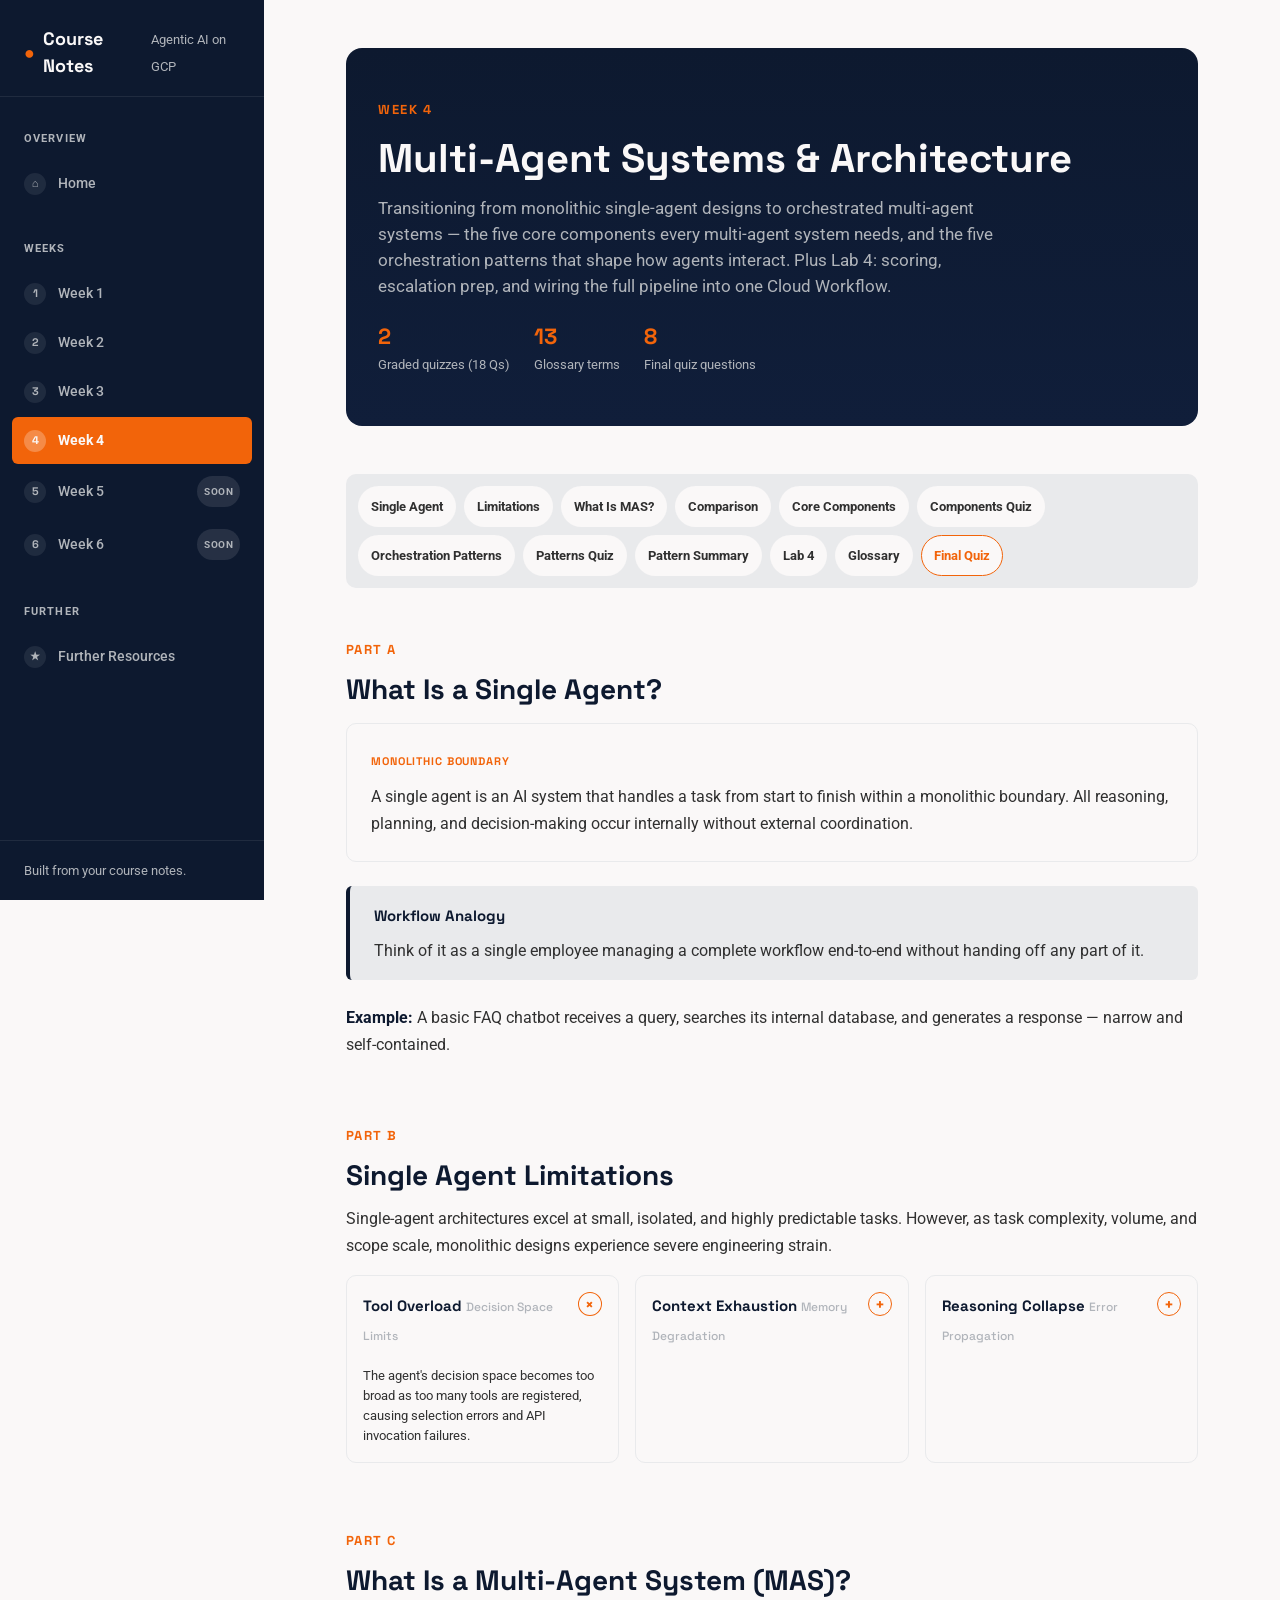
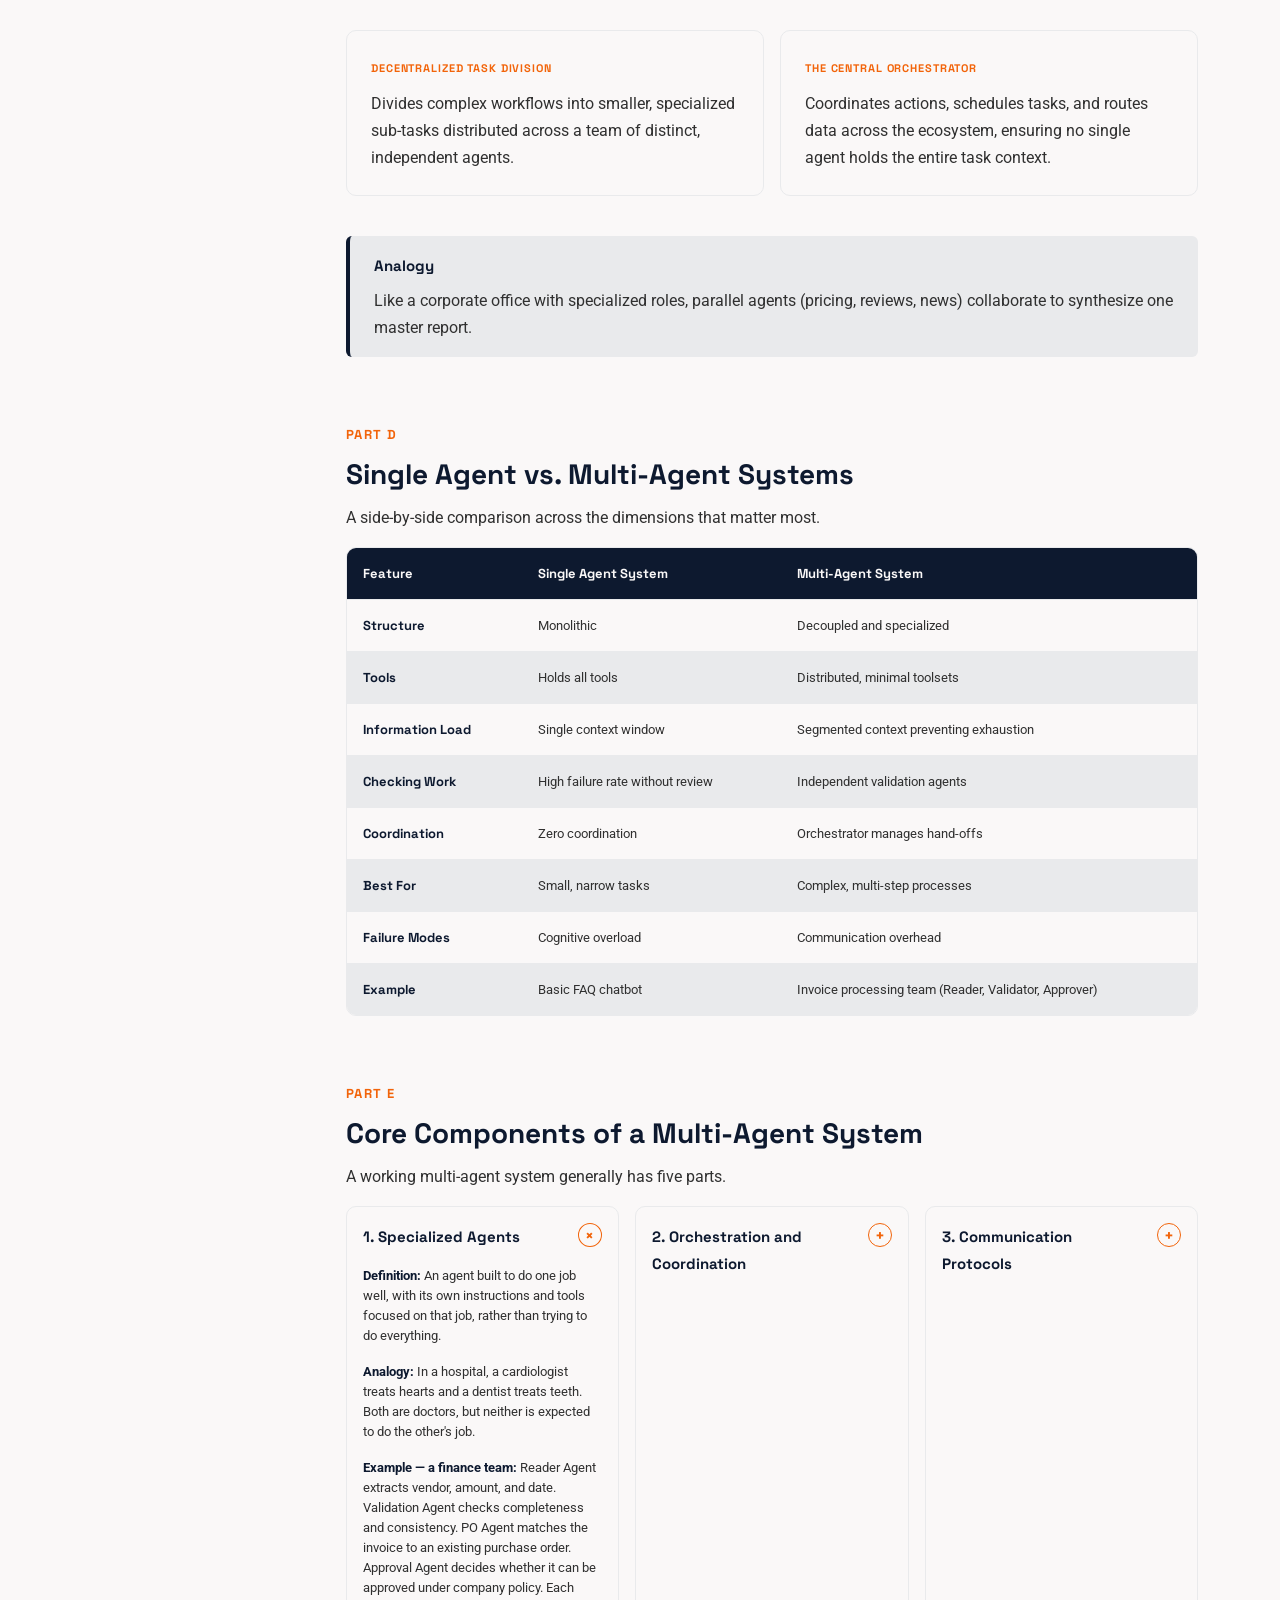
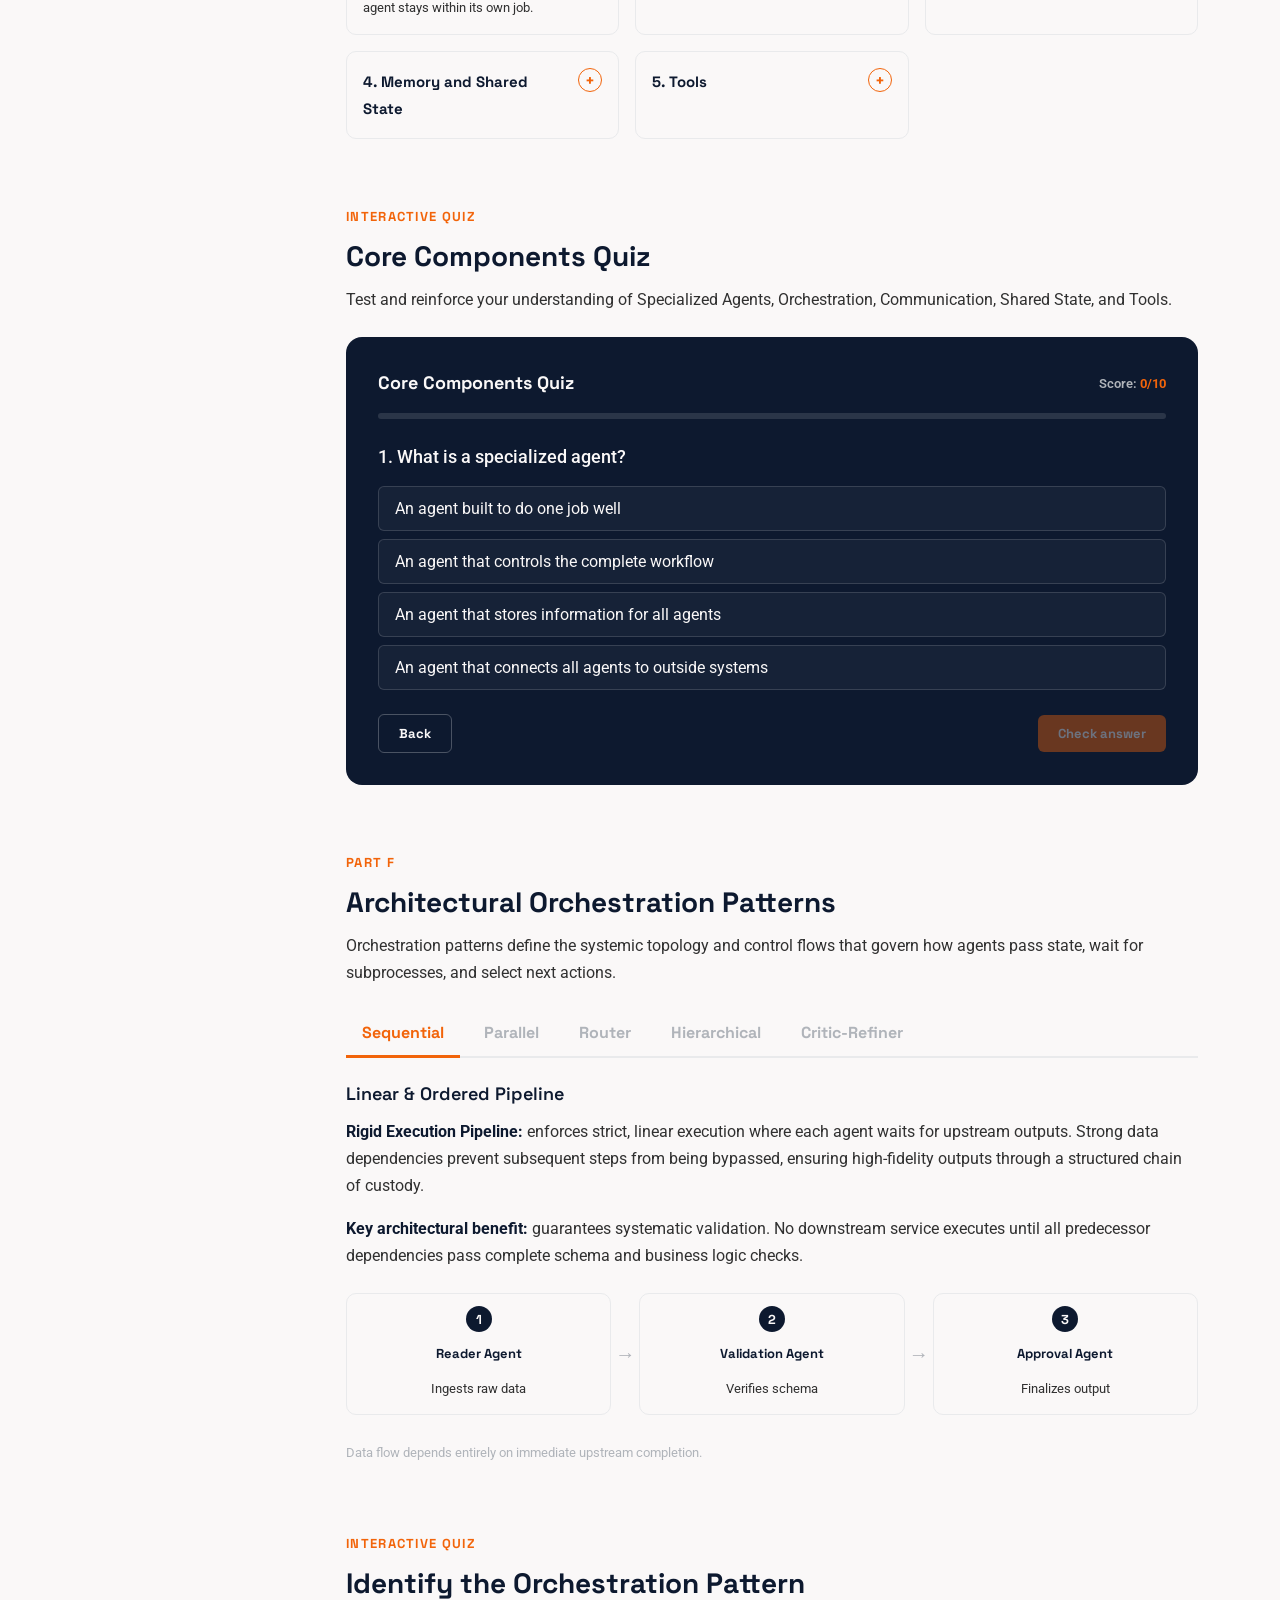
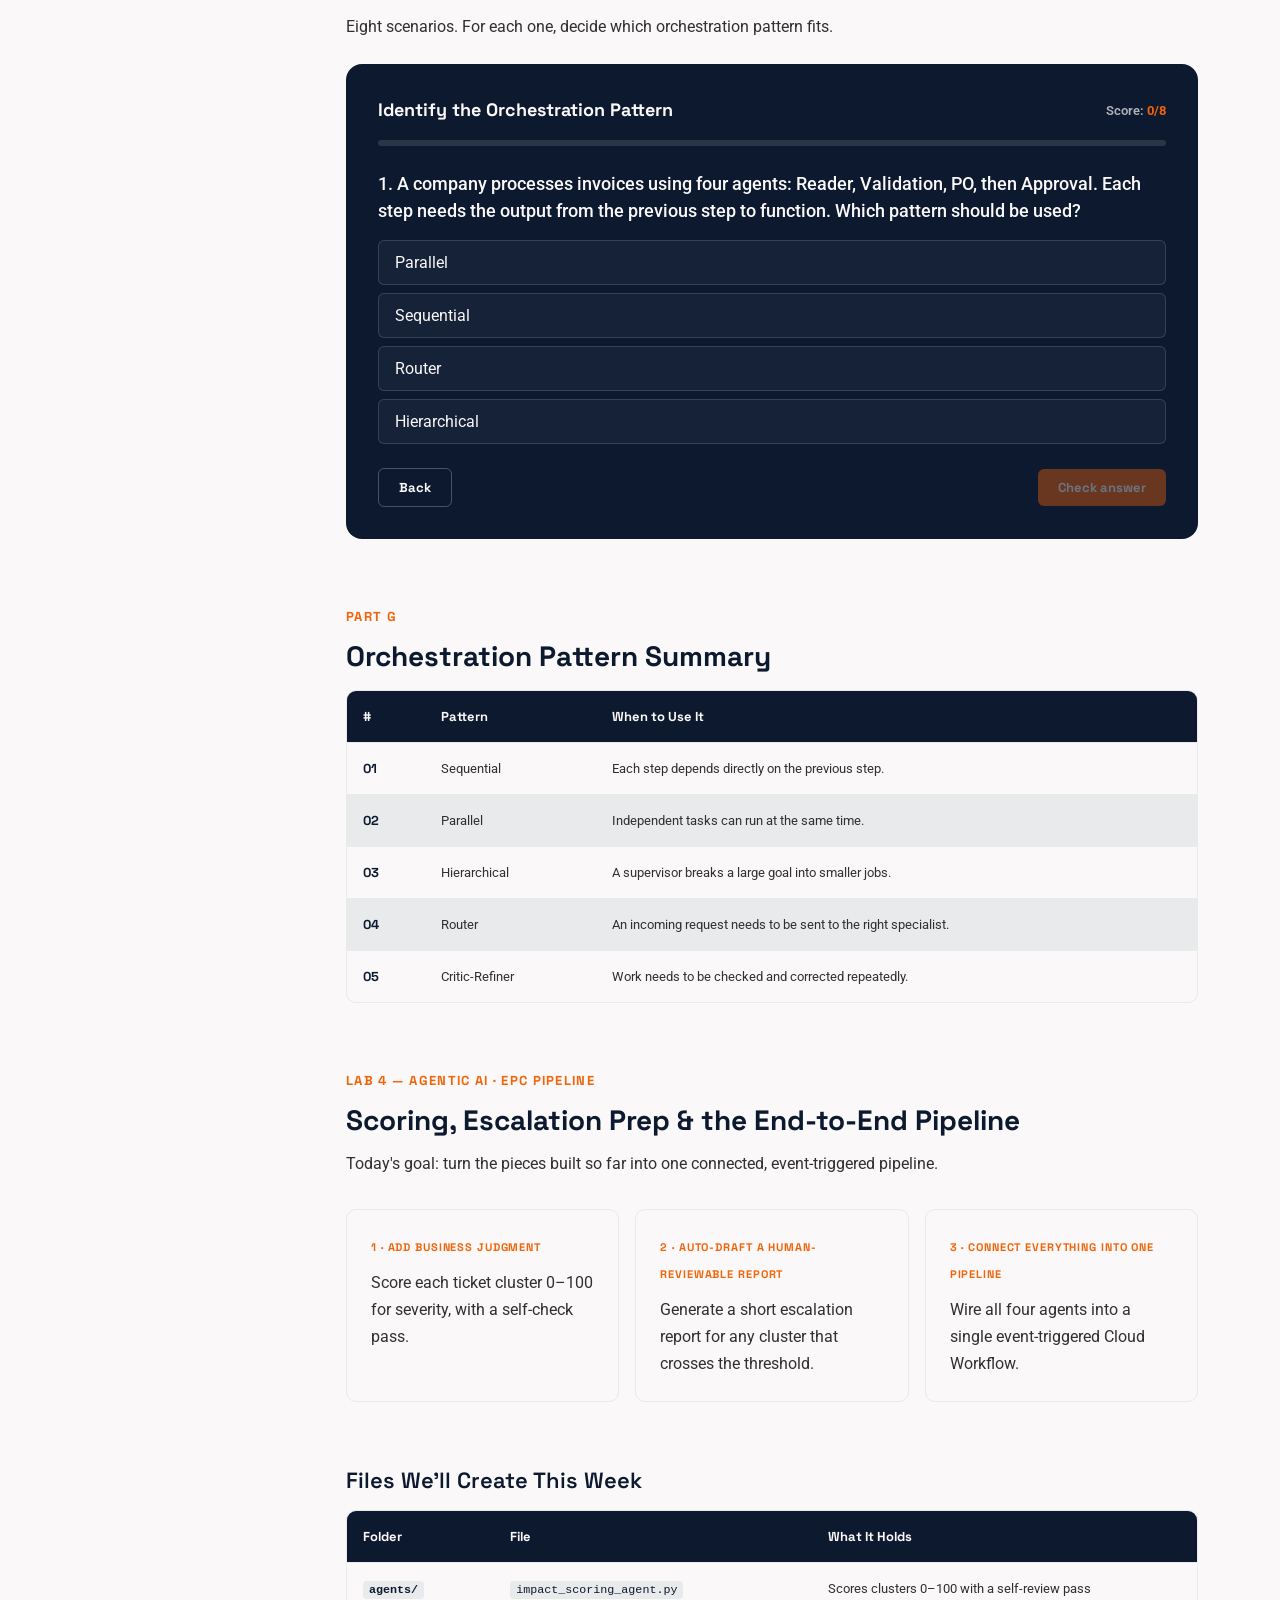
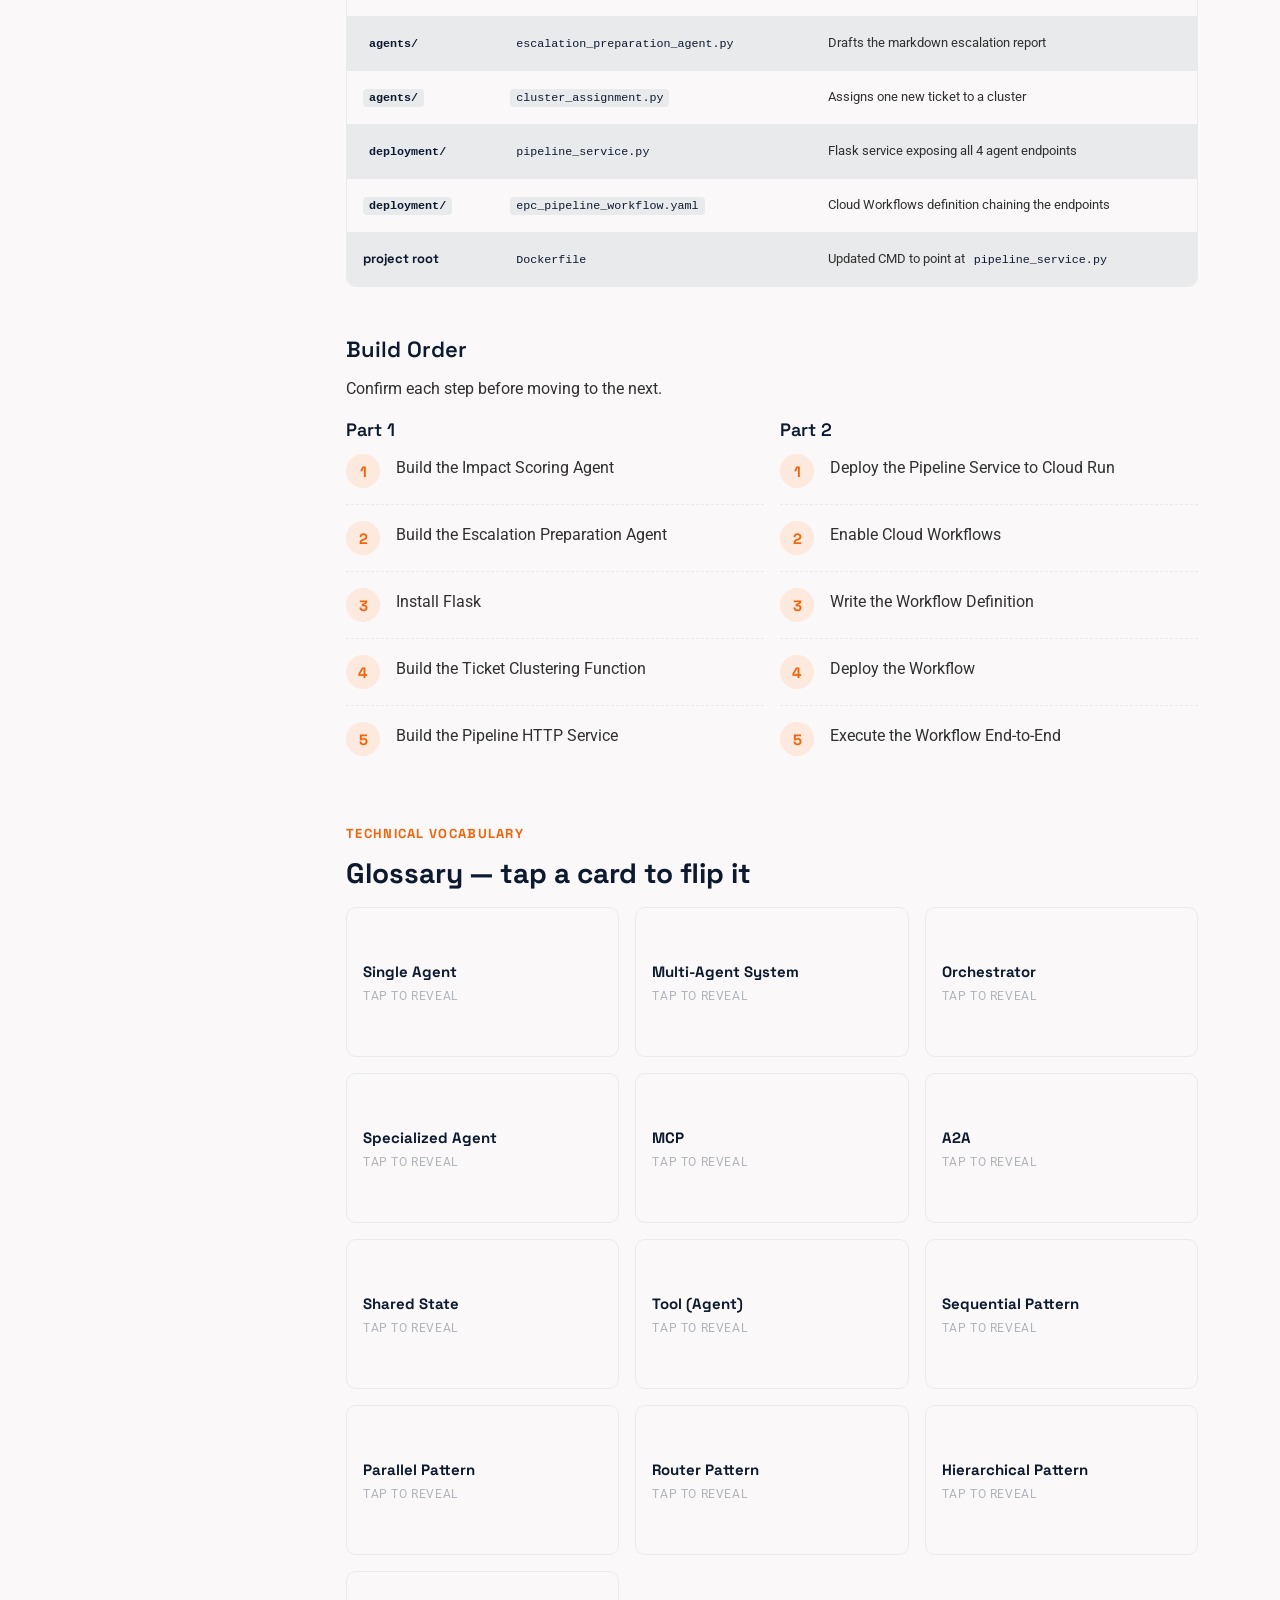
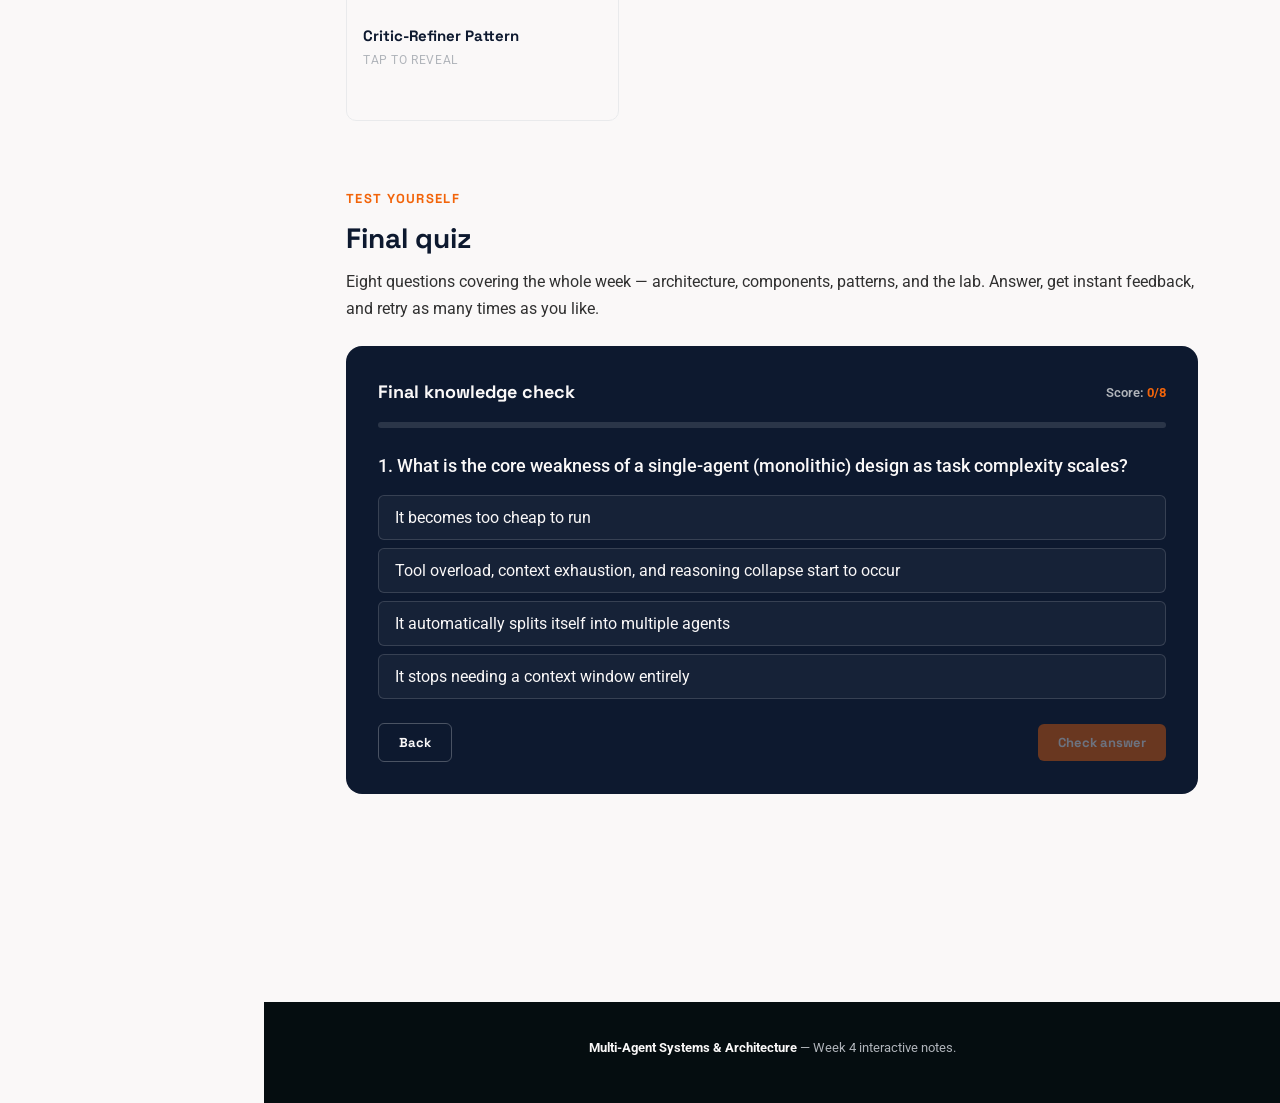
<file: week4.html>
<!DOCTYPE html>
<html lang="en">
<head>
<meta charset="UTF-8">
<meta name="viewport" content="width=device-width, initial-scale=1.0">
<title>Week 4 — Multi-Agent Systems &amp; Architecture | Agentic AI on GCP</title>
<link rel="preconnect" href="https://fonts.googleapis.com">
<link rel="preconnect" href="https://fonts.gstatic.com" crossorigin>
<link href="https://fonts.googleapis.com/css2?family=Space+Grotesk:wght@500;600;700&family=Roboto:wght@400;500;700&display=swap" rel="stylesheet">
<link rel="stylesheet" href="assets/styles.css">
</head>
<body>

<a href="#main-content" class="skip-link">Skip to main content</a>
<div class="progress-track" aria-hidden="true"><div class="progress-fill" id="readProgress"></div></div>

<button class="sidebar-toggle" id="sidebarToggle" aria-expanded="false" aria-controls="sidebar">☰ Menu</button>
<div class="sidebar-overlay" id="sidebarOverlay"></div>

<div class="app-shell">
  <aside class="sidebar" id="sidebar" aria-label="Course navigation">
    <div class="sidebar-brand"><span class="dot">●</span> Course Notes<span class="sub">Agentic AI on GCP</span></div>
    <nav class="sidebar-nav">
      <div class="sidebar-group-label">Overview</div>
      <ul><li><a class="sidebar-link" href="index.html"><span class="num" aria-hidden="true">⌂</span> Home</a></li></ul>
      <div class="sidebar-group-label">Weeks</div>
      <ul>
        <li><a class="sidebar-link" href="week1.html"><span class="num" aria-hidden="true">1</span> Week 1</a></li>
        <li><a class="sidebar-link" href="week2.html"><span class="num" aria-hidden="true">2</span> Week 2</a></li>
        <li><a class="sidebar-link" href="week3.html"><span class="num" aria-hidden="true">3</span> Week 3</a></li>
        <li><a class="sidebar-link" href="week4.html"><span class="num" aria-hidden="true">4</span> Week 4</a></li>
        <li><a class="sidebar-link" href="week5.html"><span class="num" aria-hidden="true">5</span> Week 5<span class="badge">Soon</span></a></li>
        <li><a class="sidebar-link" href="week6.html"><span class="num" aria-hidden="true">6</span> Week 6<span class="badge">Soon</span></a></li>
      </ul>
      <div class="sidebar-group-label">Further</div>
      <ul><li><a class="sidebar-link" href="resources.html"><span class="num" aria-hidden="true">★</span> Further Resources</a></li></ul>
    </nav>
    <div class="sidebar-foot">Built from your course notes.</div>
  </aside>

  <div class="content-col">
    <main class="page" id="main-content">

      <section class="page-hero">
        <div class="page-eyebrow">Week 4</div>
        <h1>Multi-Agent Systems &amp; Architecture</h1>
        <p>Transitioning from monolithic single-agent designs to orchestrated multi-agent systems — the five core components every multi-agent system needs, and the five orchestration patterns that shape how agents interact. Plus Lab 4: scoring, escalation prep, and wiring the full pipeline into one Cloud Workflow.</p>
        <div class="page-hero-meta">
          <div class="hero-stat"><span class="num">2</span><span class="lbl">Graded quizzes (18 Qs)</span></div>
          <div class="hero-stat"><span class="num">13</span><span class="lbl">Glossary terms</span></div>
          <div class="hero-stat"><span class="num">8</span><span class="lbl">Final quiz questions</span></div>
        </div>
      </section>

      <nav class="jump-nav" aria-label="Jump to section">
        <a href="#part-a">Single Agent</a>
        <a href="#part-b">Limitations</a>
        <a href="#part-c">What Is MAS?</a>
        <a href="#part-d">Comparison</a>
        <a href="#part-e">Core Components</a>
        <a href="#quiz-components">Components Quiz</a>
        <a href="#part-f">Orchestration Patterns</a>
        <a href="#quiz-patterns">Patterns Quiz</a>
        <a href="#part-g">Pattern Summary</a>
        <a href="#lab-4">Lab 4</a>
        <a href="#glossary">Glossary</a>
        <a href="#final-quiz">Final Quiz</a>
      </nav>

      <!-- ============ PART A ============ -->
      <section id="part-a">
        <div class="section-kicker">Part A</div>
        <h2>What Is a Single Agent?</h2>
        <div class="def-card">
          <div class="def-label">Monolithic Boundary</div>
          <p style="margin-bottom:0">A single agent is an AI system that handles a task from start to finish within a monolithic boundary. All reasoning, planning, and decision-making occur internally without external coordination.</p>
        </div>
        <div class="callout deep">
          <div class="callout-label">Workflow Analogy</div>
          <p>Think of it as a single employee managing a complete workflow end-to-end without handing off any part of it.</p>
        </div>
        <p><strong>Example:</strong> A basic FAQ chatbot receives a query, searches its internal database, and generates a response — narrow and self-contained.</p>
      </section>

      <!-- ============ PART B ============ -->
      <section id="part-b">
        <div class="section-kicker">Part B</div>
        <h2>Single Agent Limitations</h2>
        <p>Single-agent architectures excel at small, isolated, and highly predictable tasks. However, as task complexity, volume, and scope scale, monolithic designs experience severe engineering strain.</p>
        <div class="card-grid">
          <details class="acc-card" open>
            <summary><span>Tool Overload <span class="tagline">Decision Space Limits</span></span><span class="plus" aria-hidden="true">+</span></summary>
            <div class="body">The agent's decision space becomes too broad as too many tools are registered, causing selection errors and API invocation failures.</div>
          </details>
          <details class="acc-card">
            <summary><span>Context Exhaustion <span class="tagline">Memory Degradation</span></span><span class="plus" aria-hidden="true">+</span></summary>
            <div class="body">As interaction volume and scope scale, the model reaches its context window limit, leading to dropped details, memory truncation, and lost state.</div>
          </details>
          <details class="acc-card">
            <summary><span>Reasoning Collapse <span class="tagline">Error Propagation</span></span><span class="plus" aria-hidden="true">+</span></summary>
            <div class="body">A critical lack of independent external verification allows minor errors to multiply unchecked, resulting in complete task derailment.</div>
          </details>
        </div>
      </section>

      <!-- ============ PART C ============ -->
      <section id="part-c">
        <div class="section-kicker">Part C</div>
        <h2>What Is a Multi-Agent System (MAS)?</h2>
        <div class="card-grid cols-2">
          <div class="def-card">
            <div class="def-label">Decentralized Task Division</div>
            <p style="margin-bottom:0">Divides complex workflows into smaller, specialized sub-tasks distributed across a team of distinct, independent agents.</p>
          </div>
          <div class="def-card">
            <div class="def-label">The Central Orchestrator</div>
            <p style="margin-bottom:0">Coordinates actions, schedules tasks, and routes data across the ecosystem, ensuring no single agent holds the entire task context.</p>
          </div>
        </div>
        <div class="callout deep">
          <div class="callout-label">Analogy</div>
          <p>Like a corporate office with specialized roles, parallel agents (pricing, reviews, news) collaborate to synthesize one master report.</p>
        </div>
      </section>

      <!-- ============ PART D ============ -->
      <section id="part-d">
        <div class="section-kicker">Part D</div>
        <h2>Single Agent vs. Multi-Agent Systems</h2>
        <p>A side-by-side comparison across the dimensions that matter most.</p>
        <div class="table-wrap">
          <table>
            <thead><tr><th scope="col">Feature</th><th scope="col">Single Agent System</th><th scope="col">Multi-Agent System</th></tr></thead>
            <tbody>
              <tr><td>Structure</td><td>Monolithic</td><td>Decoupled and specialized</td></tr>
              <tr><td>Tools</td><td>Holds all tools</td><td>Distributed, minimal toolsets</td></tr>
              <tr><td>Information Load</td><td>Single context window</td><td>Segmented context preventing exhaustion</td></tr>
              <tr><td>Checking Work</td><td>High failure rate without review</td><td>Independent validation agents</td></tr>
              <tr><td>Coordination</td><td>Zero coordination</td><td>Orchestrator manages hand-offs</td></tr>
              <tr><td>Best For</td><td>Small, narrow tasks</td><td>Complex, multi-step processes</td></tr>
              <tr><td>Failure Modes</td><td>Cognitive overload</td><td>Communication overhead</td></tr>
              <tr><td>Example</td><td>Basic FAQ chatbot</td><td>Invoice processing team (Reader, Validator, Approver)</td></tr>
            </tbody>
          </table>
        </div>
      </section>

      <!-- ============ PART E ============ -->
      <section id="part-e">
        <div class="section-kicker">Part E</div>
        <h2>Core Components of a Multi-Agent System</h2>
        <p>A working multi-agent system generally has five parts.</p>

        <div class="card-grid">
          <details class="acc-card" open>
            <summary><span>1. Specialized Agents</span><span class="plus" aria-hidden="true">+</span></summary>
            <div class="body">
              <p><strong>Definition:</strong> An agent built to do one job well, with its own instructions and tools focused on that job, rather than trying to do everything.</p>
              <p><strong>Analogy:</strong> In a hospital, a cardiologist treats hearts and a dentist treats teeth. Both are doctors, but neither is expected to do the other's job.</p>
              <p style="margin-bottom:0"><strong>Example — a finance team:</strong> Reader Agent extracts vendor, amount, and date. Validation Agent checks completeness and consistency. PO Agent matches the invoice to an existing purchase order. Approval Agent decides whether it can be approved under company policy. Each agent stays within its own job.</p>
            </div>
          </details>
          <details class="acc-card">
            <summary><span>2. Orchestration and Coordination</span><span class="plus" aria-hidden="true">+</span></summary>
            <div class="body">
              <p><strong>Definition:</strong> The layer that decides the order of work, passes information between agents, and handles failures. Without it, a group of agents has no shared workflow.</p>
              <p><strong>Analogy:</strong> A project manager who does not do the work personally, but decides who does what, in what order, and what happens once each part is done.</p>
              <p style="margin-bottom:0"><strong>Example — the same finance team:</strong> An Orchestrator sits above the invoice team, sending a new invoice to the Reader, then Validation, then PO, then Approval Agent, in that order. Once approval is decided, it stores the final result. The Orchestrator itself does not read invoices or approve payments.</p>
            </div>
          </details>
          <details class="acc-card">
            <summary><span>3. Communication Protocols</span><span class="plus" aria-hidden="true">+</span></summary>
            <div class="body">
              <p><strong>Definition:</strong> The standard ways agents talk to tools and to each other. Two common types:</p>
              <ul>
                <li><strong>MCP</strong> (vertical communication): connects an agent downward to outside tools and data, such as a database or an API.</li>
                <li><strong>A2A</strong> (horizontal communication): lets one agent talk sideways, directly to another agent at the same level.</li>
              </ul>
              <p style="margin-bottom:0"><strong>Analogy:</strong> MCP is like an employee calling down to a filing room to pull a record. A2A is like that same employee turning to a colleague at the next desk and handing off part of the work directly.</p>
            </div>
          </details>
          <details class="acc-card">
            <summary><span>4. Memory and Shared State</span><span class="plus" aria-hidden="true">+</span></summary>
            <div class="body">
              <p><strong>Definition:</strong> A shared, common record that all agents read from and write to, so agents are not each relying on their own separate, possibly outdated view of the same information.</p>
              <p style="margin-bottom:0"><strong>Example — an e-commerce company:</strong> A Warehouse Agent tracks stock levels and a separate Order Agent processes purchases. If each kept its own private copy of the stock count, the Order Agent could accept an order for a sold-out item because its copy hasn't caught up. A single shared stock record, checked by both before they act, prevents this mismatch.</p>
            </div>
          </details>
          <details class="acc-card">
            <summary><span>5. Tools</span><span class="plus" aria-hidden="true">+</span></summary>
            <div class="body">
              <p><strong>Definition:</strong> The outside systems an agent uses to take action, such as databases, APIs, or internal software, rather than only reasoning about a task.</p>
              <p><strong>Analogy:</strong> An accountant still needs accounting software, and a mechanic still needs a wrench. Knowing what to do is not the same as being able to do it.</p>
              <p style="margin-bottom:0"><strong>Example — a finance team:</strong> An Approval Agent uses an internal Approval Rules API to check whether an invoice amount falls within a manager's spending limit. Without that tool, the agent would know the rule exists but could not check it against real numbers.</p>
            </div>
          </details>
        </div>
      </section>

      <!-- ============ QUIZ: CORE COMPONENTS ============ -->
      <section id="quiz-components">
        <div class="section-kicker">Interactive quiz</div>
        <h2>Core Components Quiz</h2>
        <p>Test and reinforce your understanding of Specialized Agents, Orchestration, Communication, Shared State, and Tools.</p>

        <div class="quiz" data-quiz='[
          {"prompt":"What is a specialized agent?","options":["An agent built to do one job well","An agent that controls the complete workflow","An agent that stores information for all agents","An agent that connects all agents to outside systems"],"correct":0,"explain":"A specialized agent is designed with a narrow focus and specific instructions to execute one particular task with high efficiency, rather than attempting to handle the entire workflow."},
          {"prompt":"In an automated finance team workflow, which agent matches an incoming invoice with an existing purchase order?","options":["Reader Agent","Validation Agent","PO Agent","Approval Agent"],"correct":2,"explain":"The PO (Purchase Order) Agent is the specialized agent dedicated to matching incoming invoice details against existing PO records to verify agreement."},
          {"prompt":"What does the Orchestrator do in the invoice processing system?","options":["Reads the invoice and extracts its details","Decides the order of work and passes information between agents","Matches the invoice with a purchase order","Decides whether the invoice should be approved"],"correct":1,"explain":"The Orchestrator dictates the sequence of execution and manages the routing of data, passing context from one specialized agent to another."},
          {"prompt":"Why is orchestration needed in a multi-agent system?","options":["It allows every agent to perform every task","It gives all agents their own separate workflow","It provides a shared workflow and coordinates the agents","It replaces the need for specialized agents"],"correct":2,"explain":"Orchestration prevents chaotic, independent agent behavior by enforcing a structured, shared workflow so agents collaborate in an orderly fashion."},
          {"prompt":"Which statement correctly describes the difference between MCP and A2A?","options":["MCP is communication between agents, while A2A connects agents to databases","MCP connects an agent to outside tools and data, while A2A connects one agent to another","MCP stores shared state, while A2A manages the workflow","MCP approves tasks, while A2A validates data"],"correct":1,"explain":"MCP is an open standard that lets models and agents read from and write to external tools and data sources. A2A defines the internal messaging that lets agents transfer context and delegate sub-tasks directly to each other."},
          {"prompt":"A Support Agent gets customer service history from an internal ticketing database. Which type of communication protocol is this using?","options":["A2A","MCP","Shared State","Orchestration"],"correct":1,"explain":"Fetching data from an external resource like a ticketing database is the primary role of the Model Context Protocol (MCP)."},
          {"prompt":"In an e-commerce order fulfillment system, why is shared state important?","options":["It allows each agent to keep a private copy of the stock","It makes all agents perform the same task","It gives agents a common record of important information","It removes the need for tools"],"correct":2,"explain":"Shared state acts as a centralized source of truth that multiple agents can read and write to, keeping the inventory, billing, and shipping agents in sync."},
          {"prompt":"Which of the following is an example of a tool an AI agent can use?","options":["A database","A specialized responsibility","A workflow order","A shared document"],"correct":0,"explain":"A tool is an interface or API that lets an agent interact with external systems. A database is a prime example \u2014 an agent can query it to read, write, or update records."},
          {"prompt":"What is the main difference between an agent having knowledge and having a tool?","options":["Knowledge tells the agent what to do, while a tool allows it to interact with an external system","Knowledge is shared between agents, while tools are always private","Knowledge controls the workflow, while tools create specialized agents","Knowledge is only used by the orchestrator, while tools are only used by humans"],"correct":0,"explain":"Knowledge is internal understanding \u2014 static context or system prompts. A tool is an actionable capability that lets the agent query, write to, or interact with external services."},
          {"prompt":"Which of the following correctly represents the five core components of a working multi-agent system?","options":["Specialized Agents, Orchestration and Coordination, Communication Protocols, Memory and Shared State, Tools","Specialized Agents, Prompts, Databases, APIs, Dashboards","Orchestration, Memory, Users, Models, Databases","Tools, Prompts, Models, APIs, Users"],"correct":0,"explain":"These five components \u2014 Specialized Agents, Orchestration and Coordination, Communication Protocols, Memory and Shared State, and Tools \u2014 form the foundation required to design and manage complex multi-agent workflows."}
        ]'>
          <div class="quiz-header"><h3 class="quiz-title">Core Components Quiz</h3><span class="quiz-score">Score: <strong><span data-score>0</span>/<span data-total>0</span></strong></span></div>
          <div class="quiz-progress-track"><div class="quiz-progress-fill" data-progress></div></div>
          <div data-questions></div>
          <div class="quiz-result" data-result><div class="score-num"><span data-final-score></span>/<span data-final-total></span></div><p data-final-msg></p><button class="btn btn-primary" data-retry>Try again</button></div>
          <div class="quiz-nav" data-nav-controls><button class="btn btn-ghost" data-prev disabled>Back</button><button class="btn btn-primary" data-next disabled>Check answer</button></div>
        </div>
      </section>

      <!-- ============ PART F ============ -->
      <section id="part-f">
        <div class="section-kicker">Part F</div>
        <h2>Architectural Orchestration Patterns</h2>
        <p>Orchestration patterns define the systemic topology and control flows that govern how agents pass state, wait for subprocesses, and select next actions.</p>

        <div class="tabs">
          <div class="tablist" role="tablist" aria-label="Orchestration patterns">
            <button class="tab-btn" role="tab" id="tab-seq" aria-selected="true" aria-controls="panel-seq" data-tab="seq">Sequential</button>
            <button class="tab-btn" role="tab" id="tab-par" aria-selected="false" aria-controls="panel-par" tabindex="-1" data-tab="par">Parallel</button>
            <button class="tab-btn" role="tab" id="tab-rou" aria-selected="false" aria-controls="panel-rou" tabindex="-1" data-tab="rou">Router</button>
            <button class="tab-btn" role="tab" id="tab-hie" aria-selected="false" aria-controls="panel-hie" tabindex="-1" data-tab="hie">Hierarchical</button>
            <button class="tab-btn" role="tab" id="tab-cri" aria-selected="false" aria-controls="panel-cri" tabindex="-1" data-tab="cri">Critic-Refiner</button>
          </div>

          <div class="tab-panel" id="panel-seq" role="tabpanel" aria-labelledby="tab-seq" tabindex="0">
            <h4>Linear &amp; Ordered Pipeline</h4>
            <p><strong>Rigid Execution Pipeline:</strong> enforces strict, linear execution where each agent waits for upstream outputs. Strong data dependencies prevent subsequent steps from being bypassed, ensuring high-fidelity outputs through a structured chain of custody.</p>
            <p><strong>Key architectural benefit:</strong> guarantees systematic validation. No downstream service executes until all predecessor dependencies pass complete schema and business logic checks.</p>
            <div class="flow" role="list" aria-label="Sequential pattern">
              <div class="flow-step" role="listitem"><div class="flow-num">1</div><div class="flow-label">Reader Agent</div><p style="font-size:var(--small);margin:var(--sp-2) 0 0">Ingests raw data</p></div>
              <div class="flow-arrow" aria-hidden="true">→</div>
              <div class="flow-step" role="listitem"><div class="flow-num">2</div><div class="flow-label">Validation Agent</div><p style="font-size:var(--small);margin:var(--sp-2) 0 0">Verifies schema</p></div>
              <div class="flow-arrow" aria-hidden="true">→</div>
              <div class="flow-step" role="listitem"><div class="flow-num">3</div><div class="flow-label">Approval Agent</div><p style="font-size:var(--small);margin:var(--sp-2) 0 0">Finalizes output</p></div>
            </div>
            <p style="font-size:var(--small);color:var(--dust)">Data flow depends entirely on immediate upstream completion.</p>
          </div>

          <div class="tab-panel" id="panel-par" role="tabpanel" aria-labelledby="tab-par" tabindex="0" hidden>
            <h4>Concurrent Execution</h4>
            <p>Multiple agents work on different, independent parts of a task at the same time. Their results are combined once all agents finish.</p>
            <p><strong>Example:</strong> enables a company like Groq to study multiple competitors' strategies in parallel before launching a new model. Dedicated agents analyze Google, Anthropic, and OpenAI concurrently to optimize time-to-market.</p>
            <div class="flow" role="list" aria-label="Parallel pattern">
              <div class="flow-step" role="listitem"><div class="flow-num">A</div><div class="flow-label">OpenAI Agent</div><p style="font-size:var(--small);margin:var(--sp-2) 0 0">GPT-5 strategy</p></div>
              <div class="flow-arrow" aria-hidden="true">+</div>
              <div class="flow-step" role="listitem"><div class="flow-num">B</div><div class="flow-label">Anthropic Agent</div><p style="font-size:var(--small);margin:var(--sp-2) 0 0">Fable-5 strategy</p></div>
              <div class="flow-arrow" aria-hidden="true">+</div>
              <div class="flow-step" role="listitem"><div class="flow-num">C</div><div class="flow-label">Google Agent</div><p style="font-size:var(--small);margin:var(--sp-2) 0 0">Gemini strategy</p></div>
              <div class="flow-arrow" aria-hidden="true">→</div>
              <div class="flow-step" role="listitem"><div class="flow-num">✓</div><div class="flow-label">Aggregator</div><p style="font-size:var(--small);margin:var(--sp-2) 0 0">Market playbook</p></div>
            </div>
            <p style="font-size:var(--small);color:var(--dust)">Competitor research runs in parallel to fast-track strategic model positioning.</p>
          </div>

          <div class="tab-panel" id="panel-rou" role="tabpanel" aria-labelledby="tab-rou" tabindex="0" hidden>
            <h4>Classification &amp; Routing</h4>
            <p>The Router Pattern utilizes a specialized classifier agent to evaluate incoming requests and dynamically route them directly to the most qualified expert agents. Unlike hierarchies, the router focuses strictly on categorization and delegation without supervising or co-authoring the response pipeline.</p>
            <p><strong>Application:</strong> ideal for customer support triage — analyzing user intent to instantly dispatch billing issues to Finance and bug reports to Tech Support.</p>
            <div class="flow" role="list" aria-label="Router pattern">
              <div class="flow-step" role="listitem"><div class="flow-num">1</div><div class="flow-label">User Query</div><p style="font-size:var(--small);margin:var(--sp-2) 0 0">Input request</p></div>
              <div class="flow-arrow" aria-hidden="true">→</div>
              <div class="flow-step" role="listitem"><div class="flow-num">2</div><div class="flow-label">Router Agent</div><p style="font-size:var(--small);margin:var(--sp-2) 0 0">Classifies intent</p></div>
              <div class="flow-arrow" aria-hidden="true">→</div>
              <div class="flow-step" role="listitem"><div class="flow-num">A</div><div class="flow-label">Billing Expert</div><p style="font-size:var(--small);margin:var(--sp-2) 0 0">Finance domain</p></div>
              <div class="flow-arrow" aria-hidden="true">/</div>
              <div class="flow-step" role="listitem"><div class="flow-num">B</div><div class="flow-label">Technical Support</div><p style="font-size:var(--small);margin:var(--sp-2) 0 0">Infrastructure domain</p></div>
            </div>
            <p style="font-size:var(--small);color:var(--dust)">Classifier dynamically analyzes input schema and dispatches to the optimal worker node.</p>
          </div>

          <div class="tab-panel" id="panel-hie" role="tabpanel" aria-labelledby="tab-hie" tabindex="0" hidden>
            <h4>Supervisor-Worker Delegation</h4>
            <p>Utilizes a parent Supervisor Agent that receives a high-level goal, decomposes it into discrete sub-tasks, and assigns them to specialized worker agents. The supervisor coordinates execution and synthesizes the final outputs into a cohesive response.</p>
            <p><strong>Application:</strong> ideal for generating research by delegating market sizing, forecasting, and analysis to dedicated agents.</p>
            <div class="flow" role="list" aria-label="Hierarchical pattern">
              <div class="flow-step" role="listitem"><div class="flow-num">1</div><div class="flow-label">Supervisor Agent</div><p style="font-size:var(--small);margin:var(--sp-2) 0 0">Decomposes goal</p></div>
              <div class="flow-arrow" aria-hidden="true">→</div>
              <div class="flow-step" role="listitem"><div class="flow-num">A</div><div class="flow-label">Worker Agent A</div><p style="font-size:var(--small);margin:var(--sp-2) 0 0">Market sizing</p></div>
              <div class="flow-arrow" aria-hidden="true">+</div>
              <div class="flow-step" role="listitem"><div class="flow-num">B</div><div class="flow-label">Worker Agent B</div><p style="font-size:var(--small);margin:var(--sp-2) 0 0">Trend forecasting</p></div>
            </div>
            <p style="font-size:var(--small);color:var(--dust)">Supervisor delegates sub-tasks dynamically and aggregates the returning payloads.</p>
          </div>

          <div class="tab-panel" id="panel-cri" role="tabpanel" aria-labelledby="tab-cri" tabindex="0" hidden>
            <h4>Iterative Closed-Loop System</h4>
            <p>An actor (Creator Agent) and a validator (Critic Agent) collaborate. The Creator drafts content, and the Critic reviews it against concrete heuristics to list errors for refinement.</p>
            <p><strong>Ideal scenario:</strong> prioritizes accuracy over latency. For example, drafting a product listing where the Critic Agent verifies the text against strict regulatory compliance checklists before final approval.</p>
            <div class="flow" role="list" aria-label="Critic-Refiner pattern">
              <div class="flow-step" role="listitem"><div class="flow-num">1</div><div class="flow-label">Creator Agent</div><p style="font-size:var(--small);margin:var(--sp-2) 0 0">Drafts content</p></div>
              <div class="flow-arrow" aria-hidden="true">→</div>
              <div class="flow-step" role="listitem"><div class="flow-num">2</div><div class="flow-label">Critic Agent</div><p style="font-size:var(--small);margin:var(--sp-2) 0 0">Reviews against heuristics</p></div>
              <div class="flow-arrow" aria-hidden="true">↻</div>
              <div class="flow-step" role="listitem"><div class="flow-num">3</div><div class="flow-label">Refine or Approve</div><p style="font-size:var(--small);margin:var(--sp-2) 0 0">Loops back until criteria are met</p></div>
            </div>
          </div>
        </div>
      </section>

      <!-- ============ QUIZ: ORCHESTRATION PATTERNS ============ -->
      <section id="quiz-patterns">
        <div class="section-kicker">Interactive quiz</div>
        <h2>Identify the Orchestration Pattern</h2>
        <p>Eight scenarios. For each one, decide which orchestration pattern fits.</p>

        <div class="quiz" data-quiz='[
          {"prompt":"A company processes invoices using four agents: Reader, Validation, PO, then Approval. Each step needs the output from the previous step to function. Which pattern should be used?","options":["Parallel","Sequential","Router","Hierarchical"],"correct":1,"explain":"Each step directly depends on the output of the preceding step, so a sequential pattern enforces the required linear, step-by-step execution."},
          {"prompt":"A company prepares a competitor report before launching a product. Four agents work simultaneously on pricing, product research, review analysis, and news checks \u2014 none depends on another. Which pattern should be used?","options":["Sequential","Critic-Refiner","Parallel","Router"],"correct":2,"explain":"Because none of the tasks depend on each other, they can run at the exact same time \u2014 that\u2019s the Parallel pattern."},
          {"prompt":"A central Supervisor Agent breaks a market research request into market size, competitors, and pricing trends, then collects results into a final report. Which pattern should be used?","options":["Hierarchical","Sequential","Router","Critic-Refiner"],"correct":0,"explain":"A supervisor agent decomposing a goal and delegating sub-tasks to worker agents, then synthesizing the results, is the Hierarchical pattern."},
          {"prompt":"A Router Agent reads each incoming customer message and sends it to either the Billing Agent or the Technical Support Agent, without solving the problem itself. Which pattern should be used?","options":["Parallel","Hierarchical","Router","Sequential"],"correct":2,"explain":"The router acts purely as a classifier and dispatcher, directing requests to the right specialist \u2014 that\u2019s the Router pattern."},
          {"prompt":"An agent drafts a compliance report; a second agent reviews it for problems and sends it back for correction in a continuous loop. Which pattern should be used?","options":["Router","Critic-Refiner","Parallel","Sequential"],"correct":1,"explain":"A generator agent produces work and a critic agent reviews and sends it back for refinement \u2014 a continuous feedback loop, which is the Critic-Refiner pattern."},
          {"prompt":"An application form is processed by extracting information, then validating it, then checking eligibility, then deciding \u2014 each step strictly depends on the one before it. Which pattern should be used?","options":["Router","Parallel","Sequential","Critic-Refiner"],"correct":2,"explain":"Because each phase directly consumes the output of the prior phase, a strict Sequential workflow is required."},
          {"prompt":"A product launch team gathers information from four independent sources \u2014 social media, competitor websites, sales data, and customer reviews \u2014 and builds the final report only after all four finish. Which pattern should be used?","options":["Hierarchical","Parallel","Critic-Refiner","Router"],"correct":1,"explain":"The four independent, non-blocking tasks can be executed simultaneously before merging the final results \u2014 that\u2019s the Parallel pattern."},
          {"prompt":"A single gatekeeper agent identifies whether a support request is about payments, technical problems, or account access, and forwards it to the matching specialist. Which pattern should be used?","options":["Sequential","Router","Parallel","Critic-Refiner"],"correct":1,"explain":"The gatekeeper agent acts purely as a dispatcher, identifying the category and routing to the dedicated specialist \u2014 the Router pattern."}
        ]'>
          <div class="quiz-header"><h3 class="quiz-title">Identify the Orchestration Pattern</h3><span class="quiz-score">Score: <strong><span data-score>0</span>/<span data-total>0</span></strong></span></div>
          <div class="quiz-progress-track"><div class="quiz-progress-fill" data-progress></div></div>
          <div data-questions></div>
          <div class="quiz-result" data-result><div class="score-num"><span data-final-score></span>/<span data-final-total></span></div><p data-final-msg></p><button class="btn btn-primary" data-retry>Try again</button></div>
          <div class="quiz-nav" data-nav-controls><button class="btn btn-ghost" data-prev disabled>Back</button><button class="btn btn-primary" data-next disabled>Check answer</button></div>
        </div>
      </section>

      <!-- ============ PART G ============ -->
      <section id="part-g">
        <div class="section-kicker">Part G</div>
        <h2>Orchestration Pattern Summary</h2>
        <div class="table-wrap">
          <table>
            <thead><tr><th scope="col">#</th><th scope="col">Pattern</th><th scope="col">When to Use It</th></tr></thead>
            <tbody>
              <tr><td>01</td><td>Sequential</td><td>Each step depends directly on the previous step.</td></tr>
              <tr><td>02</td><td>Parallel</td><td>Independent tasks can run at the same time.</td></tr>
              <tr><td>03</td><td>Hierarchical</td><td>A supervisor breaks a large goal into smaller jobs.</td></tr>
              <tr><td>04</td><td>Router</td><td>An incoming request needs to be sent to the right specialist.</td></tr>
              <tr><td>05</td><td>Critic-Refiner</td><td>Work needs to be checked and corrected repeatedly.</td></tr>
            </tbody>
          </table>
        </div>
      </section>

      <!-- ============ LAB 4 ============ -->
      <section id="lab-4">
        <div class="section-kicker">Lab 4 — Agentic AI · EPC Pipeline</div>
        <h2>Scoring, Escalation Prep &amp; the End-to-End Pipeline</h2>
        <p>Today's goal: turn the pieces built so far into one connected, event-triggered pipeline.</p>

        <div class="card-grid">
          <div class="def-card">
            <div class="def-label">1 · Add Business Judgment</div>
            <p style="margin-bottom:0">Score each ticket cluster 0–100 for severity, with a self-check pass.</p>
          </div>
          <div class="def-card">
            <div class="def-label">2 · Auto-Draft a Human-Reviewable Report</div>
            <p style="margin-bottom:0">Generate a short escalation report for any cluster that crosses the threshold.</p>
          </div>
          <div class="def-card">
            <div class="def-label">3 · Connect Everything Into One Pipeline</div>
            <p style="margin-bottom:0">Wire all four agents into a single event-triggered Cloud Workflow.</p>
          </div>
        </div>

        <h3 style="margin-top:var(--sp-7)">Files We'll Create This Week</h3>
        <div class="table-wrap">
          <table>
            <thead><tr><th scope="col">Folder</th><th scope="col">File</th><th scope="col">What It Holds</th></tr></thead>
            <tbody>
              <tr><td><code>agents/</code></td><td><code>impact_scoring_agent.py</code></td><td>Scores clusters 0–100 with a self-review pass</td></tr>
              <tr><td><code>agents/</code></td><td><code>escalation_preparation_agent.py</code></td><td>Drafts the markdown escalation report</td></tr>
              <tr><td><code>agents/</code></td><td><code>cluster_assignment.py</code></td><td>Assigns one new ticket to a cluster</td></tr>
              <tr><td><code>deployment/</code></td><td><code>pipeline_service.py</code></td><td>Flask service exposing all 4 agent endpoints</td></tr>
              <tr><td><code>deployment/</code></td><td><code>epc_pipeline_workflow.yaml</code></td><td>Cloud Workflows definition chaining the endpoints</td></tr>
              <tr><td>project root</td><td><code>Dockerfile</code></td><td>Updated CMD to point at <code>pipeline_service.py</code></td></tr>
            </tbody>
          </table>
        </div>

        <h3 style="margin-top:var(--sp-7)">Build Order</h3>
        <p>Confirm each step before moving to the next.</p>
        <div class="card-grid cols-2">
          <div>
            <h4>Part 1</h4>
            <ol class="step-list">
              <li><span class="step-badge" aria-hidden="true"></span><span class="step-text">Build the Impact Scoring Agent</span></li>
              <li><span class="step-badge" aria-hidden="true"></span><span class="step-text">Build the Escalation Preparation Agent</span></li>
              <li><span class="step-badge" aria-hidden="true"></span><span class="step-text">Install Flask</span></li>
              <li><span class="step-badge" aria-hidden="true"></span><span class="step-text">Build the Ticket Clustering Function</span></li>
              <li><span class="step-badge" aria-hidden="true"></span><span class="step-text">Build the Pipeline HTTP Service</span></li>
            </ol>
          </div>
          <div>
            <h4>Part 2</h4>
            <ol class="step-list">
              <li><span class="step-badge" aria-hidden="true"></span><span class="step-text">Deploy the Pipeline Service to Cloud Run</span></li>
              <li><span class="step-badge" aria-hidden="true"></span><span class="step-text">Enable Cloud Workflows</span></li>
              <li><span class="step-badge" aria-hidden="true"></span><span class="step-text">Write the Workflow Definition</span></li>
              <li><span class="step-badge" aria-hidden="true"></span><span class="step-text">Deploy the Workflow</span></li>
              <li><span class="step-badge" aria-hidden="true"></span><span class="step-text">Execute the Workflow End-to-End</span></li>
            </ol>
          </div>
        </div>
      </section>

      <!-- ============ GLOSSARY ============ -->
      <section id="glossary">
        <div class="section-kicker">Technical vocabulary</div>
        <h2>Glossary — tap a card to flip it</h2>
        <div class="glossary-grid">
          <div class="flip-card"><button type="button" aria-pressed="false" aria-label="Term: Single Agent. Tap to reveal definition."><div class="flip-inner"><div class="flip-face flip-front"><span class="term">Single Agent</span><span class="hint">Tap to reveal</span></div><div class="flip-face flip-back"><p>An AI system that handles a task start to finish within a monolithic boundary, with all reasoning done internally.</p></div></div></button></div>
          <div class="flip-card"><button type="button" aria-pressed="false" aria-label="Term: Multi-Agent System. Tap to reveal definition."><div class="flip-inner"><div class="flip-face flip-front"><span class="term">Multi-Agent System</span><span class="hint">Tap to reveal</span></div><div class="flip-face flip-back"><p>Divides a complex workflow into smaller, specialized sub-tasks distributed across a team of distinct, independent agents.</p></div></div></button></div>
          <div class="flip-card"><button type="button" aria-pressed="false" aria-label="Term: Orchestrator. Tap to reveal definition."><div class="flip-inner"><div class="flip-face flip-front"><span class="term">Orchestrator</span><span class="hint">Tap to reveal</span></div><div class="flip-face flip-back"><p>The layer that decides the order of work, passes information between agents, and handles failures.</p></div></div></button></div>
          <div class="flip-card"><button type="button" aria-pressed="false" aria-label="Term: Specialized Agent. Tap to reveal definition."><div class="flip-inner"><div class="flip-face flip-front"><span class="term">Specialized Agent</span><span class="hint">Tap to reveal</span></div><div class="flip-face flip-back"><p>An agent built to do one job well, with its own instructions and tools focused on that job.</p></div></div></button></div>
          <div class="flip-card"><button type="button" aria-pressed="false" aria-label="Term: MCP. Tap to reveal definition."><div class="flip-inner"><div class="flip-face flip-front"><span class="term">MCP</span><span class="hint">Tap to reveal</span></div><div class="flip-face flip-back"><p>Model Context Protocol \u2014 vertical communication that connects an agent downward to outside tools and data.</p></div></div></button></div>
          <div class="flip-card"><button type="button" aria-pressed="false" aria-label="Term: A2A. Tap to reveal definition."><div class="flip-inner"><div class="flip-face flip-front"><span class="term">A2A</span><span class="hint">Tap to reveal</span></div><div class="flip-face flip-back"><p>Agent-to-Agent \u2014 horizontal communication that lets one agent talk sideways, directly to another agent at the same level.</p></div></div></button></div>
          <div class="flip-card"><button type="button" aria-pressed="false" aria-label="Term: Shared State. Tap to reveal definition."><div class="flip-inner"><div class="flip-face flip-front"><span class="term">Shared State</span><span class="hint">Tap to reveal</span></div><div class="flip-face flip-back"><p>A shared, common record that all agents read from and write to, instead of each holding their own outdated view.</p></div></div></button></div>
          <div class="flip-card"><button type="button" aria-pressed="false" aria-label="Term: Tool (Agent). Tap to reveal definition."><div class="flip-inner"><div class="flip-face flip-front"><span class="term">Tool (Agent)</span><span class="hint">Tap to reveal</span></div><div class="flip-face flip-back"><p>An outside system an agent uses to take action, such as a database, API, or internal software.</p></div></div></button></div>
          <div class="flip-card"><button type="button" aria-pressed="false" aria-label="Term: Sequential Pattern. Tap to reveal definition."><div class="flip-inner"><div class="flip-face flip-front"><span class="term">Sequential Pattern</span><span class="hint">Tap to reveal</span></div><div class="flip-face flip-back"><p>Strict, linear execution where each agent waits for upstream outputs before starting.</p></div></div></button></div>
          <div class="flip-card"><button type="button" aria-pressed="false" aria-label="Term: Parallel Pattern. Tap to reveal definition."><div class="flip-inner"><div class="flip-face flip-front"><span class="term">Parallel Pattern</span><span class="hint">Tap to reveal</span></div><div class="flip-face flip-back"><p>Multiple agents work on independent parts of a task at the same time, combined once all finish.</p></div></div></button></div>
          <div class="flip-card"><button type="button" aria-pressed="false" aria-label="Term: Router Pattern. Tap to reveal definition."><div class="flip-inner"><div class="flip-face flip-front"><span class="term">Router Pattern</span><span class="hint">Tap to reveal</span></div><div class="flip-face flip-back"><p>A classifier agent evaluates incoming requests and routes them directly to the most qualified expert agent.</p></div></div></button></div>
          <div class="flip-card"><button type="button" aria-pressed="false" aria-label="Term: Hierarchical Pattern. Tap to reveal definition."><div class="flip-inner"><div class="flip-face flip-front"><span class="term">Hierarchical Pattern</span><span class="hint">Tap to reveal</span></div><div class="flip-face flip-back"><p>A Supervisor Agent decomposes a high-level goal into sub-tasks and assigns them to specialized worker agents.</p></div></div></button></div>
          <div class="flip-card"><button type="button" aria-pressed="false" aria-label="Term: Critic-Refiner Pattern. Tap to reveal definition."><div class="flip-inner"><div class="flip-face flip-front"><span class="term">Critic-Refiner Pattern</span><span class="hint">Tap to reveal</span></div><div class="flip-face flip-back"><p>A Creator Agent drafts content and a Critic Agent reviews it against heuristics, looping until criteria are met.</p></div></div></button></div>
        </div>
      </section>

      <!-- ============ FINAL QUIZ ============ -->
      <section id="final-quiz">
        <div class="section-kicker">Test yourself</div>
        <h2>Final quiz</h2>
        <p>Eight questions covering the whole week — architecture, components, patterns, and the lab. Answer, get instant feedback, and retry as many times as you like.</p>

        <div class="quiz" data-quiz='[
          {"prompt":"What is the core weakness of a single-agent (monolithic) design as task complexity scales?","options":["It becomes too cheap to run","Tool overload, context exhaustion, and reasoning collapse start to occur","It automatically splits itself into multiple agents","It stops needing a context window entirely"],"correct":1,"explain":"As volume and scope scale, monolithic designs face Tool Overload, Context Exhaustion, and Reasoning Collapse \u2014 severe engineering strain with no external verification."},
          {"prompt":"In a Multi-Agent System, what does the Central Orchestrator do?","options":["Coordinates actions, schedules tasks, and routes data so no single agent holds the entire task context","Extracts data from invoices","Stores the shared stock count","Replaces the need for specialized agents"],"correct":0,"explain":"The orchestrator coordinates actions, schedules tasks, and routes data across the ecosystem, ensuring no single agent holds the entire task context."},
          {"prompt":"How many core components does a working multi-agent system generally have?","options":["Three","Four","Five","Seven"],"correct":2,"explain":"Five: Specialized Agents, Orchestration and Coordination, Communication Protocols, Memory and Shared State, and Tools."},
          {"prompt":"Which communication protocol lets one agent talk sideways, directly to another agent at the same level?","options":["MCP","A2A","HTTP","REST"],"correct":1,"explain":"A2A (Agent-to-Agent) is horizontal communication \u2014 one agent talking directly to another agent at the same level."},
          {"prompt":"A company needs to process an invoice through Reader \u2192 Validation \u2192 PO \u2192 Approval, where each step strictly depends on the last. Which orchestration pattern fits?","options":["Parallel","Router","Sequential","Critic-Refiner"],"correct":2,"explain":"Strong data dependencies where each agent waits for upstream output is the Sequential pattern."},
          {"prompt":"Which orchestration pattern uses a classifier agent to dispatch requests to the most qualified expert agent, without solving the problem itself?","options":["Hierarchical","Router","Parallel","Sequential"],"correct":1,"explain":"The Router pattern focuses strictly on categorization and delegation, dispatching to the right specialist without co-authoring the response."},
          {"prompt":"In Lab 4, what does the Impact Scoring Agent do?","options":["Drafts the markdown escalation report","Scores each ticket cluster 0\u2013100 for severity, with a self-check pass","Assigns a new ticket to a cluster","Deploys the pipeline to Cloud Run"],"correct":1,"explain":"The Impact Scoring Agent scores clusters 0\u2013100 for severity, with a self-review pass, adding business judgment to the pipeline."},
          {"prompt":"What is the final step in Lab 4\u2019s Build Order?","options":["Install Flask","Enable Cloud Workflows","Execute the Workflow End-to-End","Build the Pipeline HTTP Service"],"correct":2,"explain":"After deploying the pipeline service, enabling Cloud Workflows, writing and deploying the workflow definition, the last step is executing the workflow end-to-end."}
        ]'>
          <div class="quiz-header"><h3 class="quiz-title">Final knowledge check</h3><span class="quiz-score">Score: <strong><span data-score>0</span>/<span data-total>0</span></strong></span></div>
          <div class="quiz-progress-track"><div class="quiz-progress-fill" data-progress></div></div>
          <div data-questions></div>
          <div class="quiz-result" data-result><div class="score-num"><span data-final-score></span>/<span data-final-total></span></div><p data-final-msg></p><button class="btn btn-primary" data-retry>Try again</button></div>
          <div class="quiz-nav" data-nav-controls><button class="btn btn-ghost" data-prev disabled>Back</button><button class="btn btn-primary" data-next disabled>Check answer</button></div>
        </div>
      </section>

    </main>

    <footer class="site-footer">
      <div class="page" style="padding:0 24px;"><p><strong>Multi-Agent Systems &amp; Architecture</strong> — Week 4 interactive notes.</p></div>
    </footer>
  </div>
</div>

<script src="assets/app.js"></script>
</body>
</html>
</file>
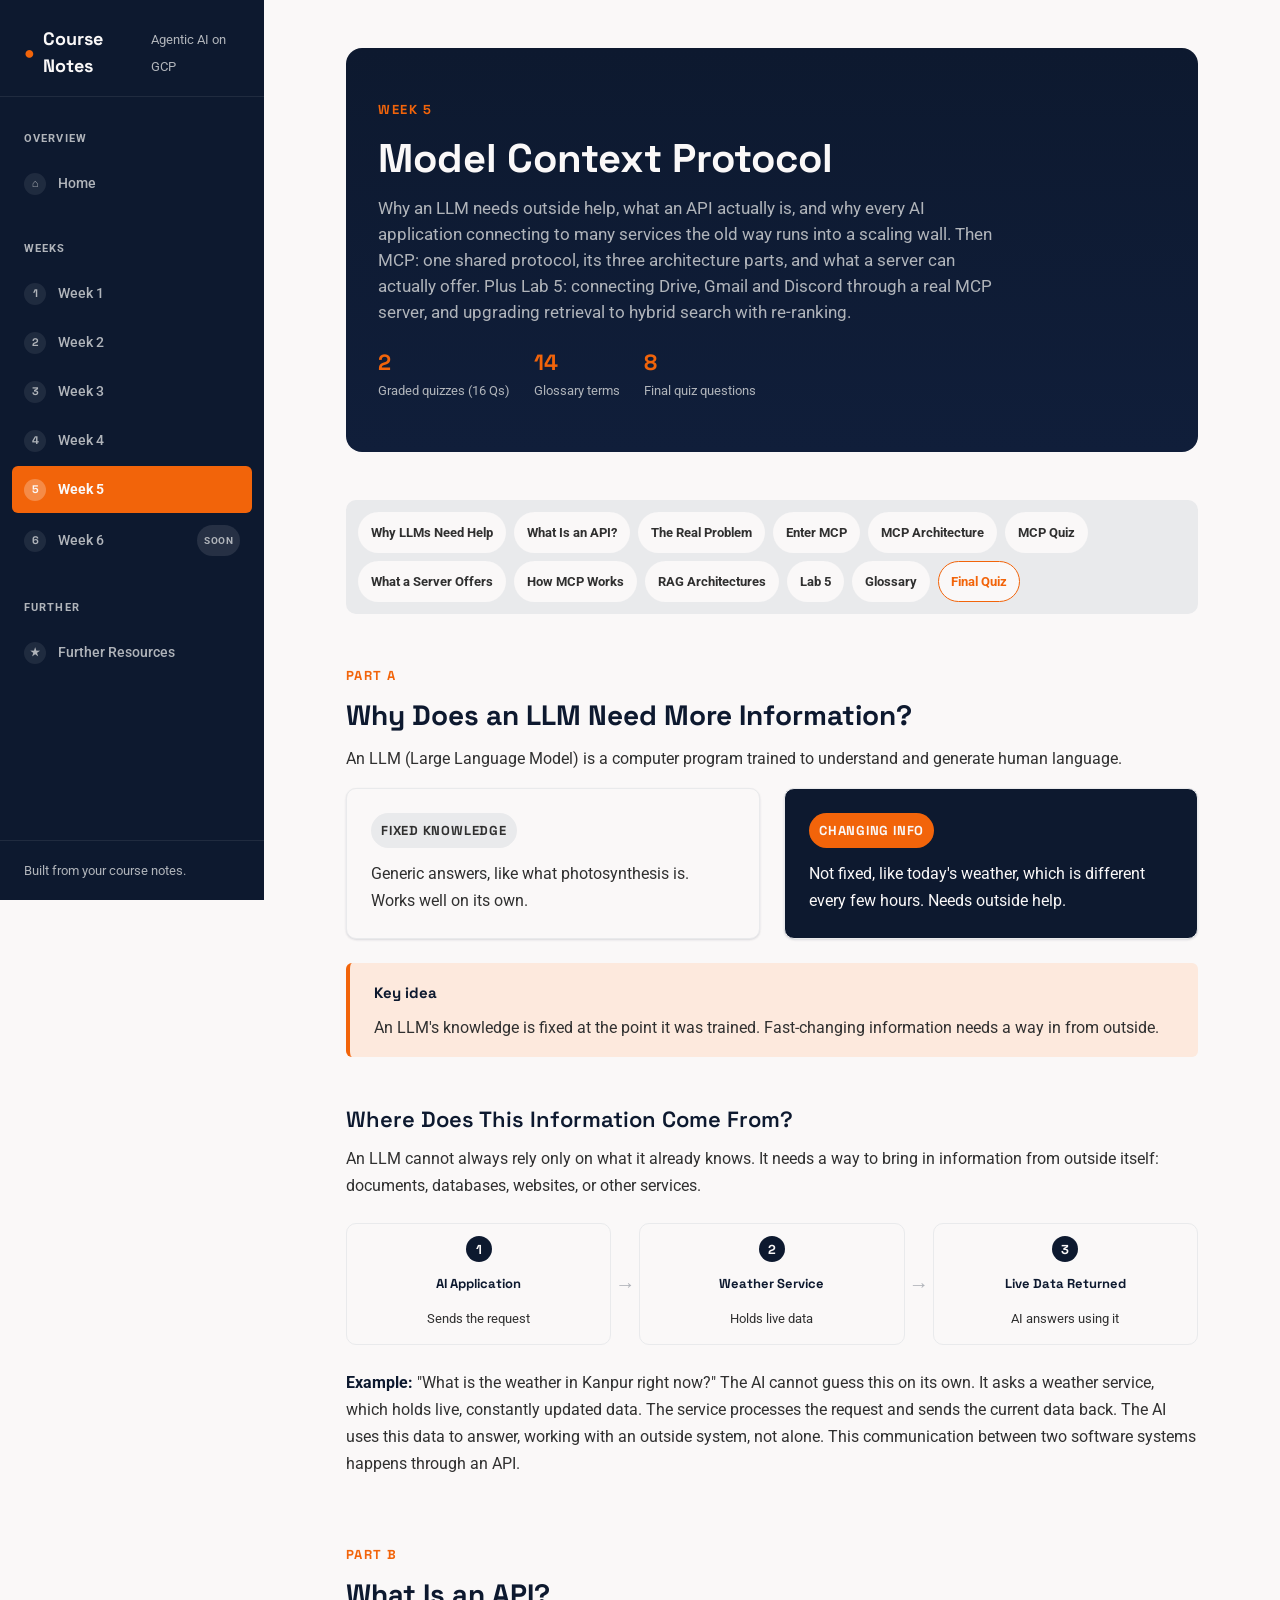
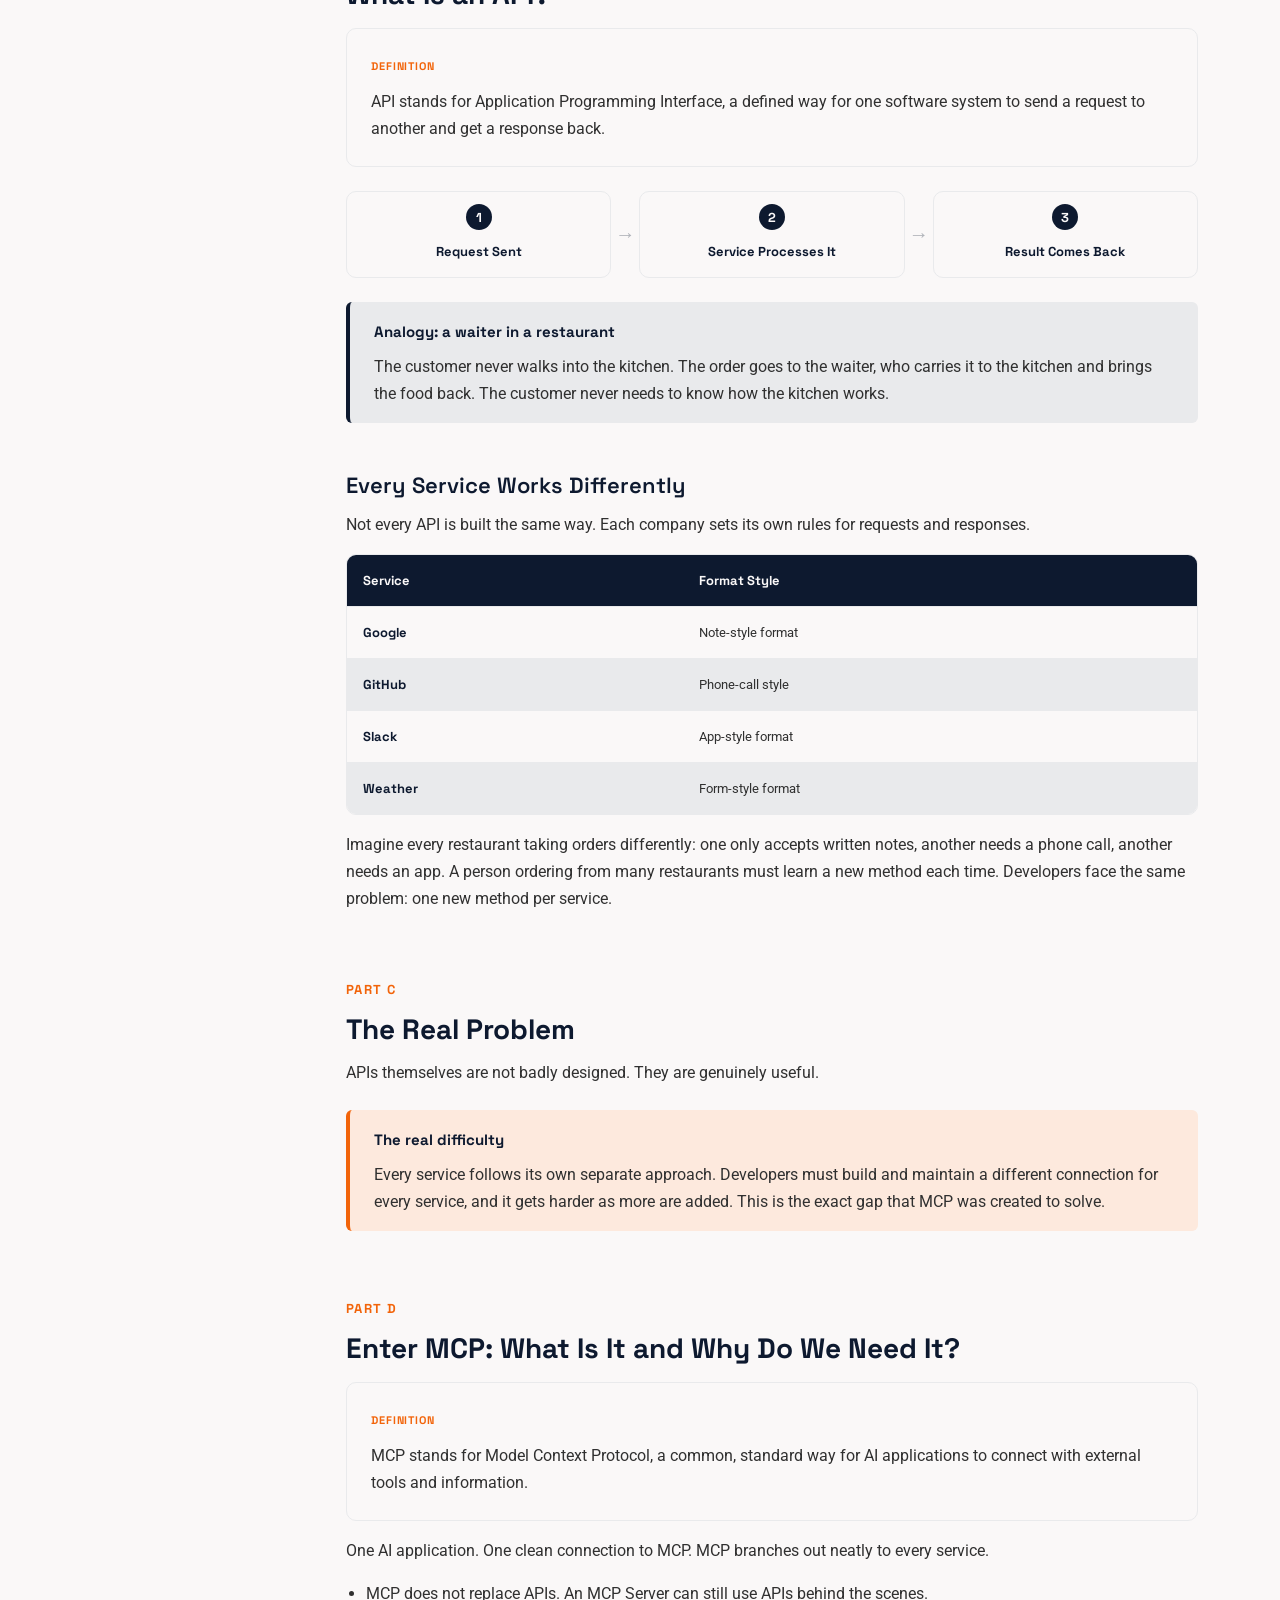
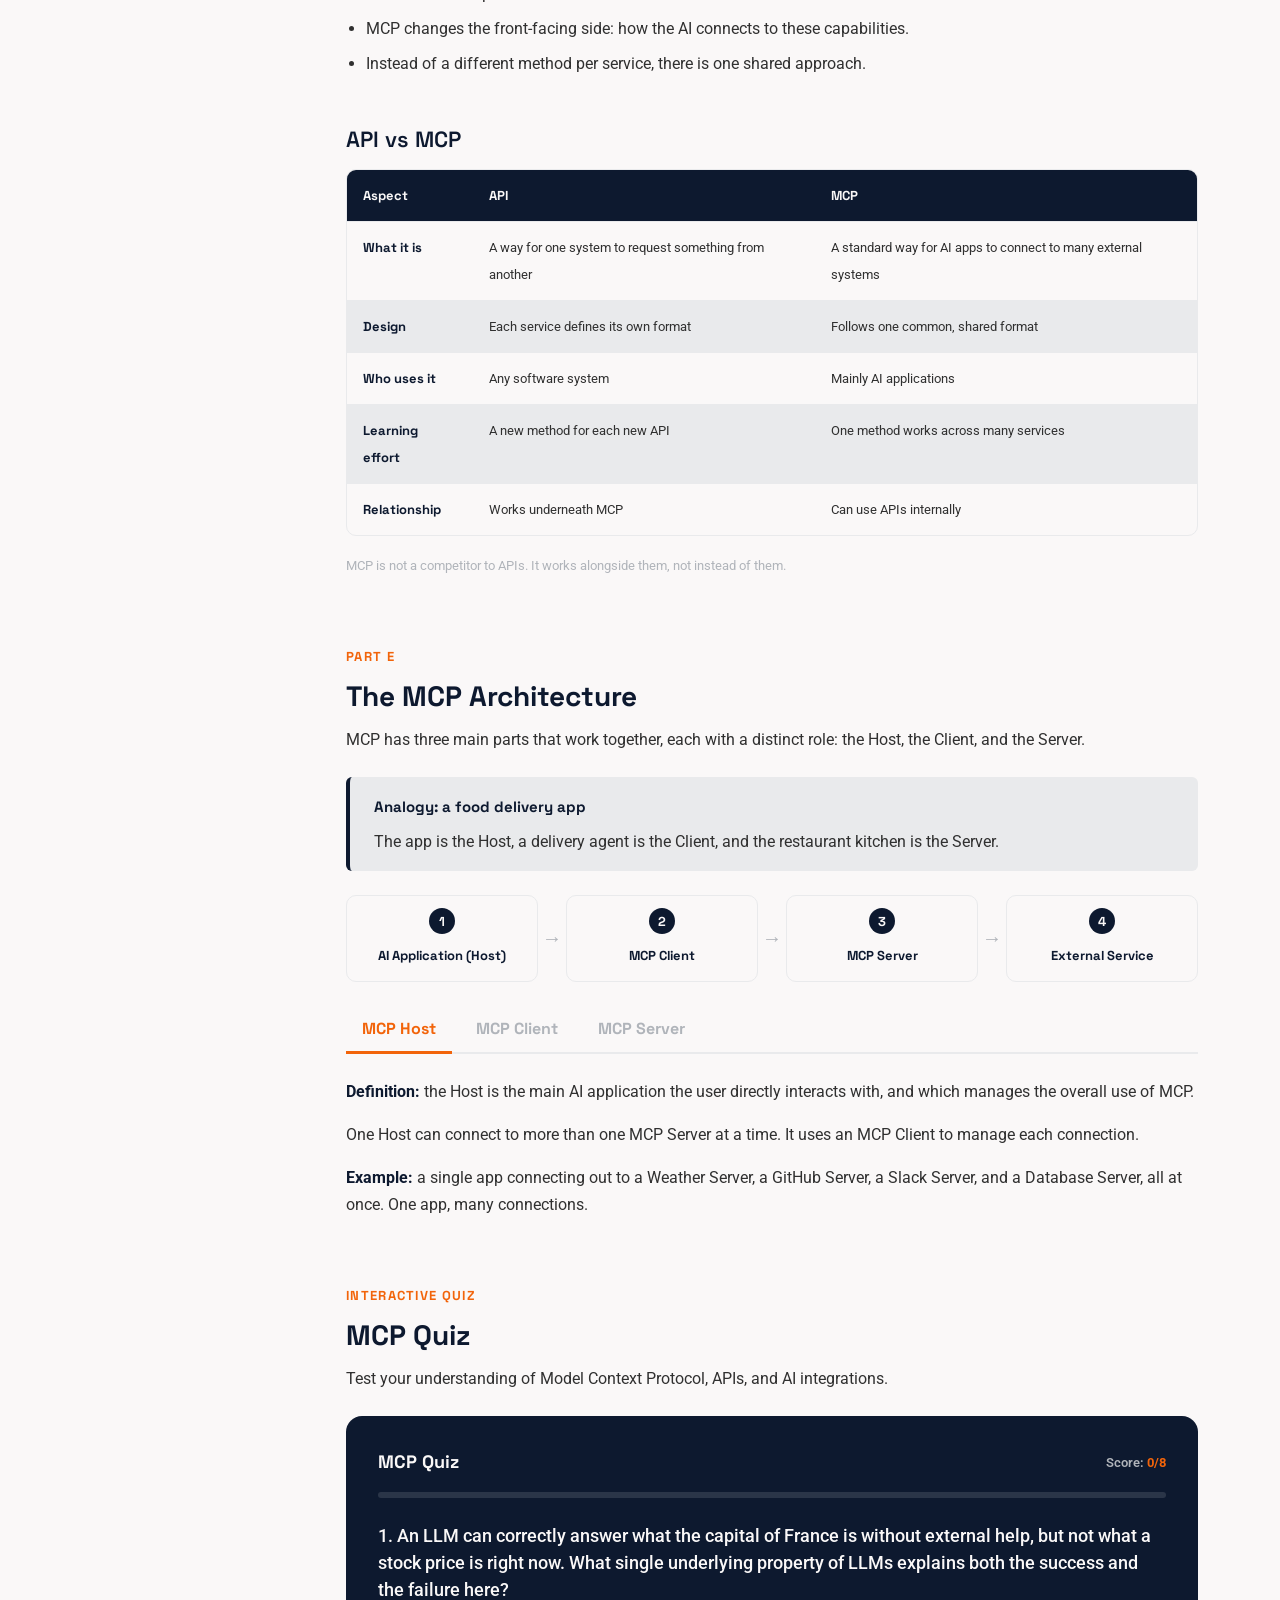
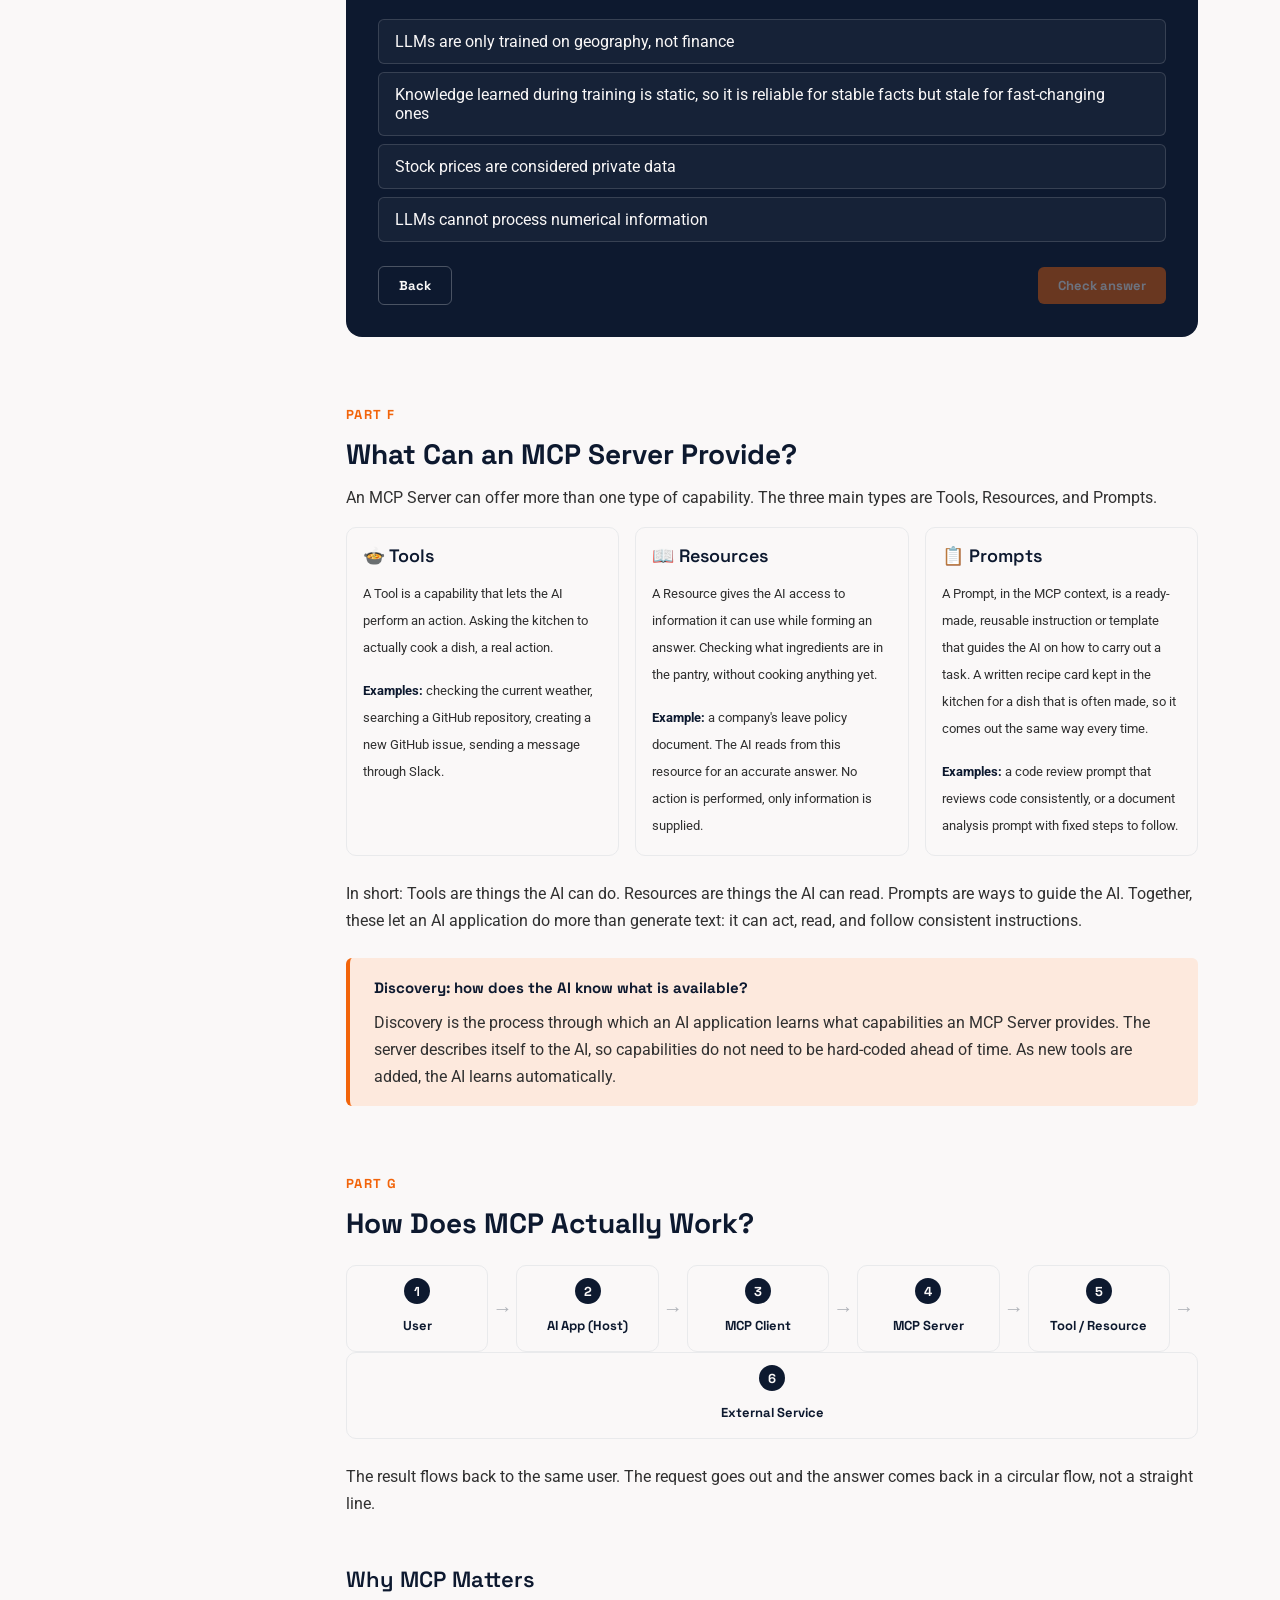
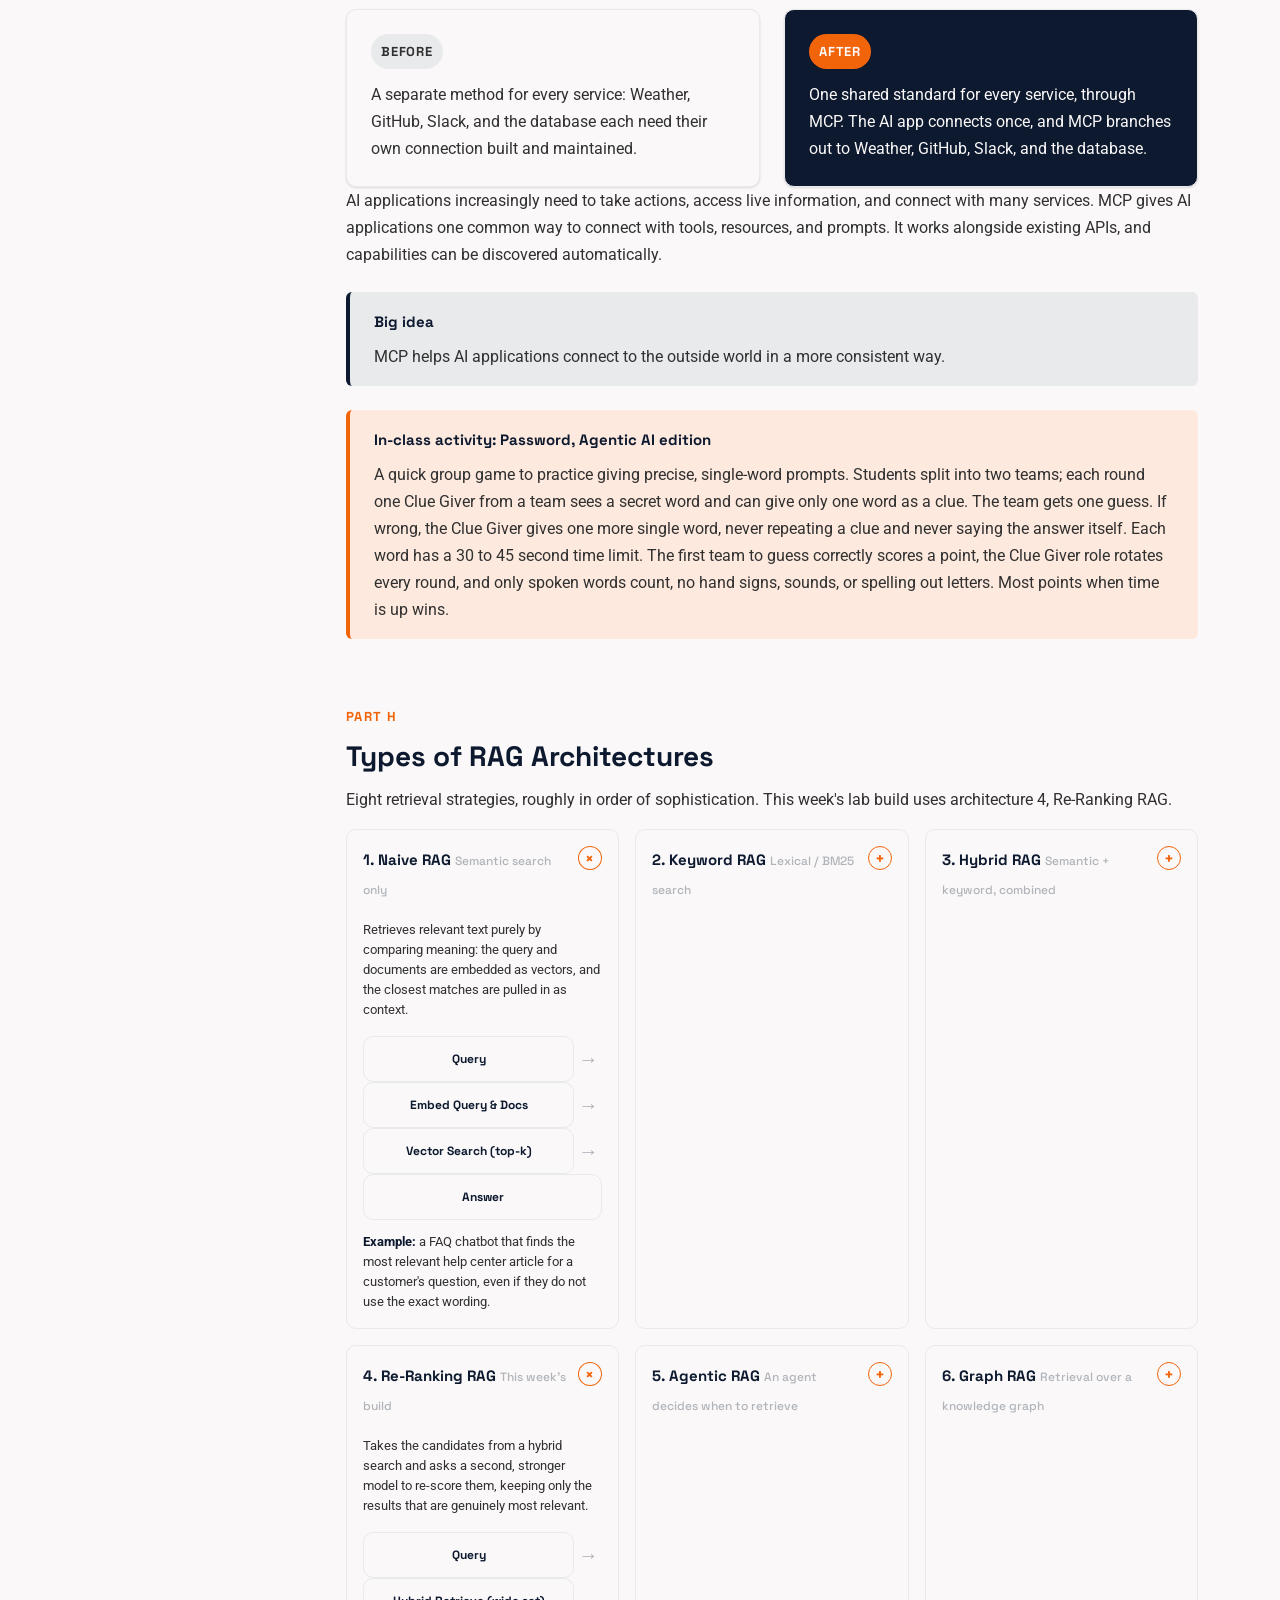
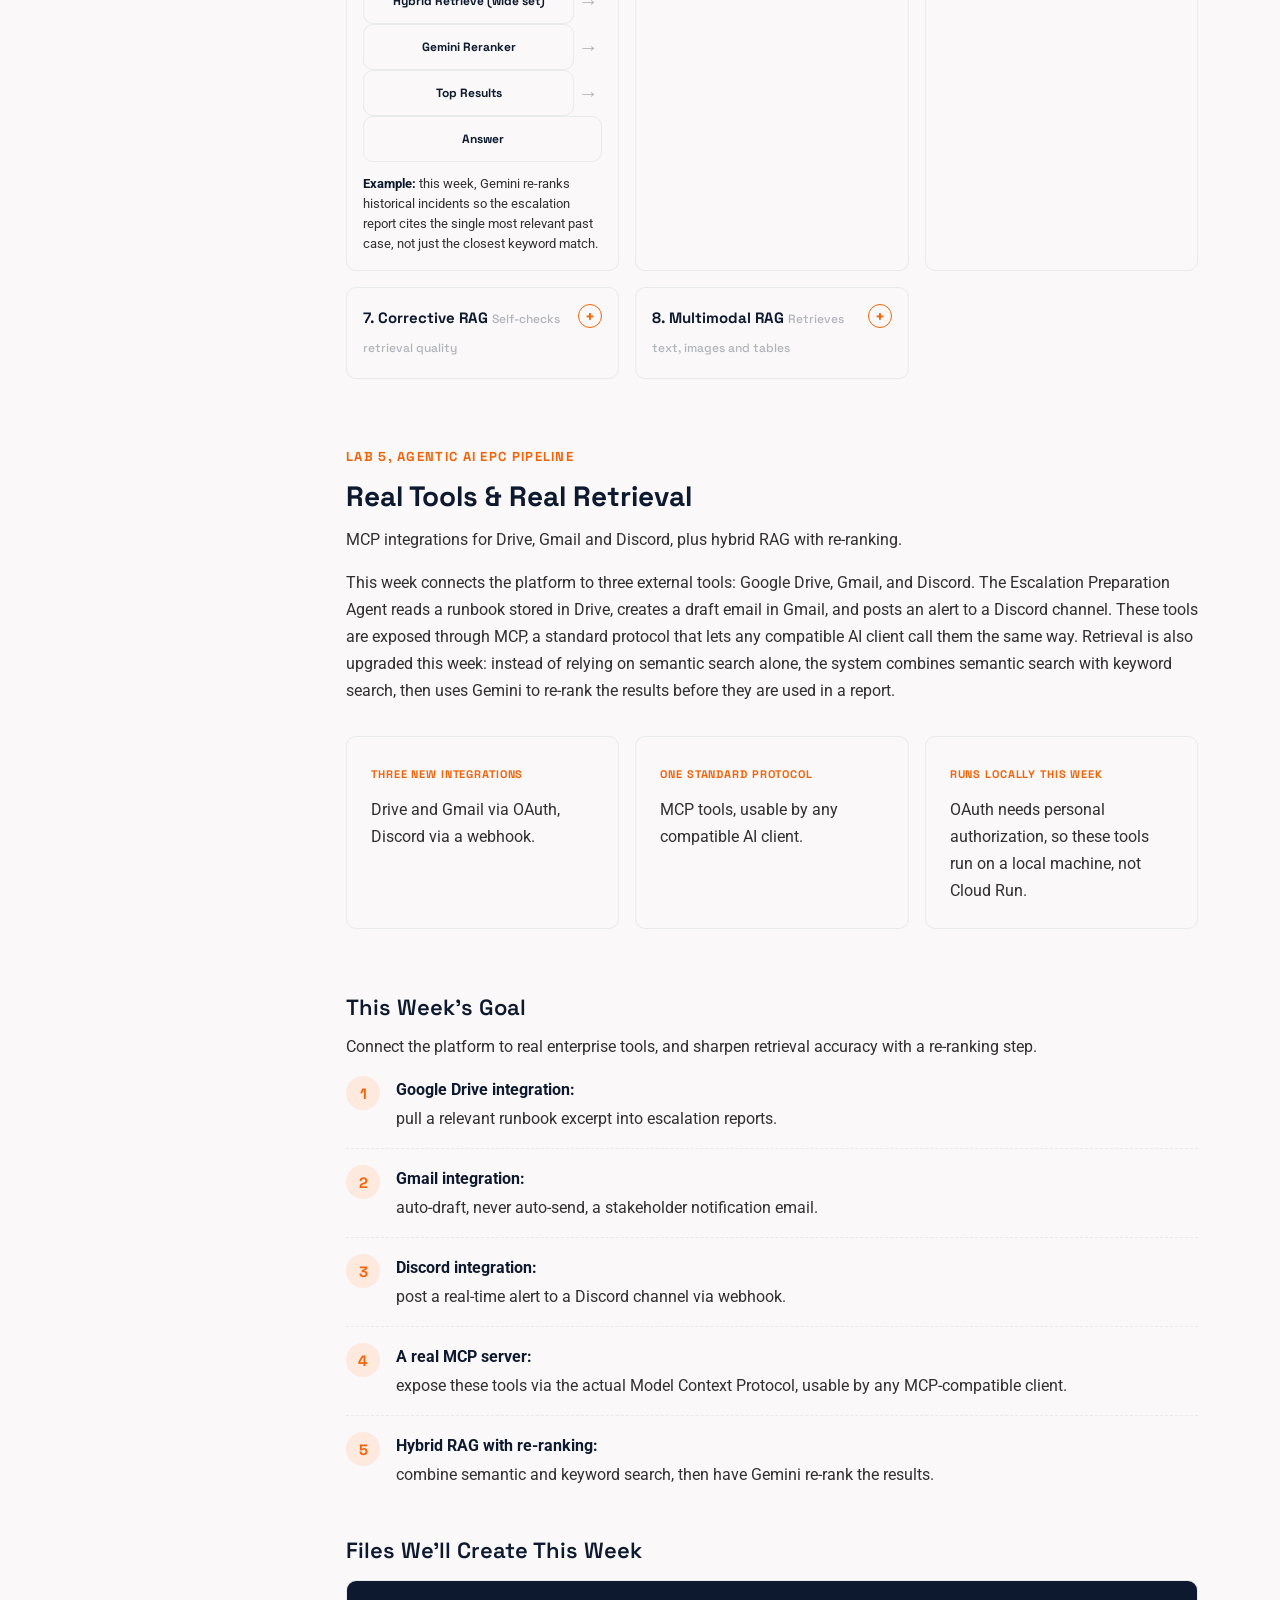
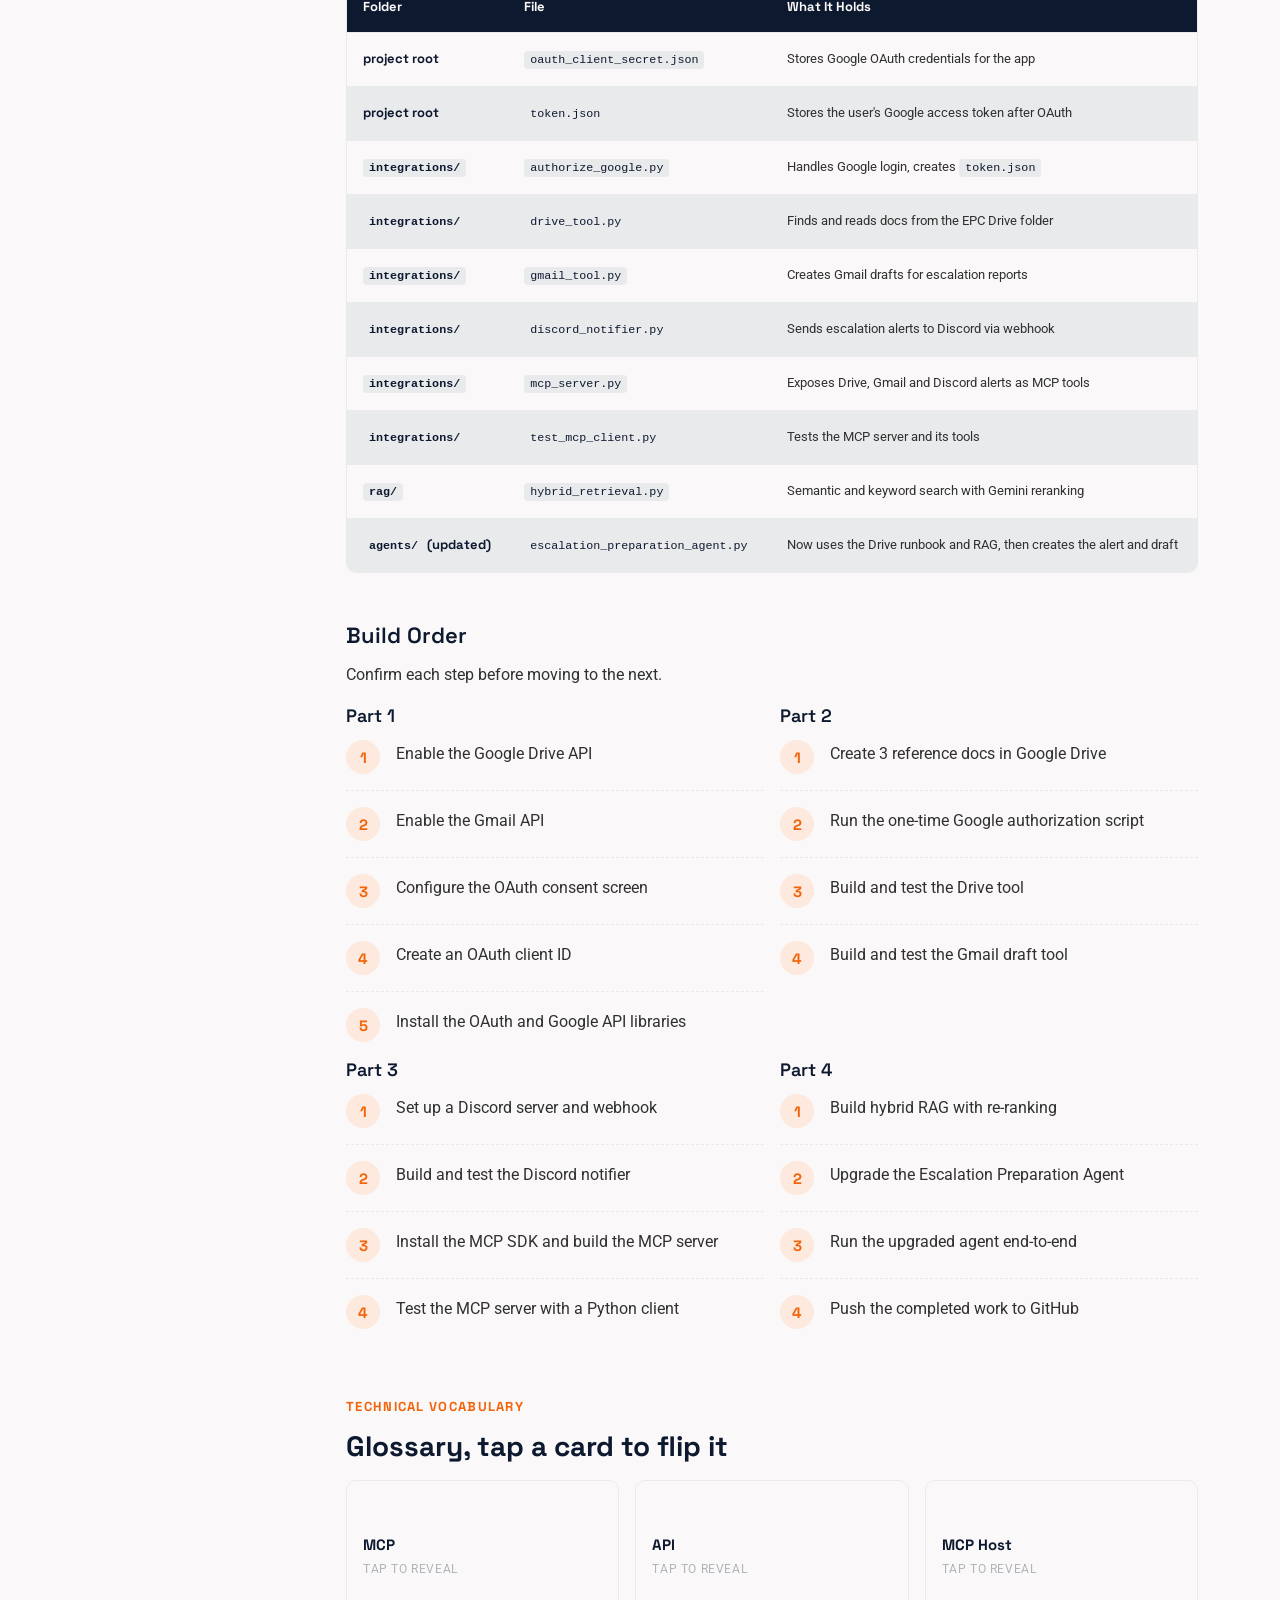
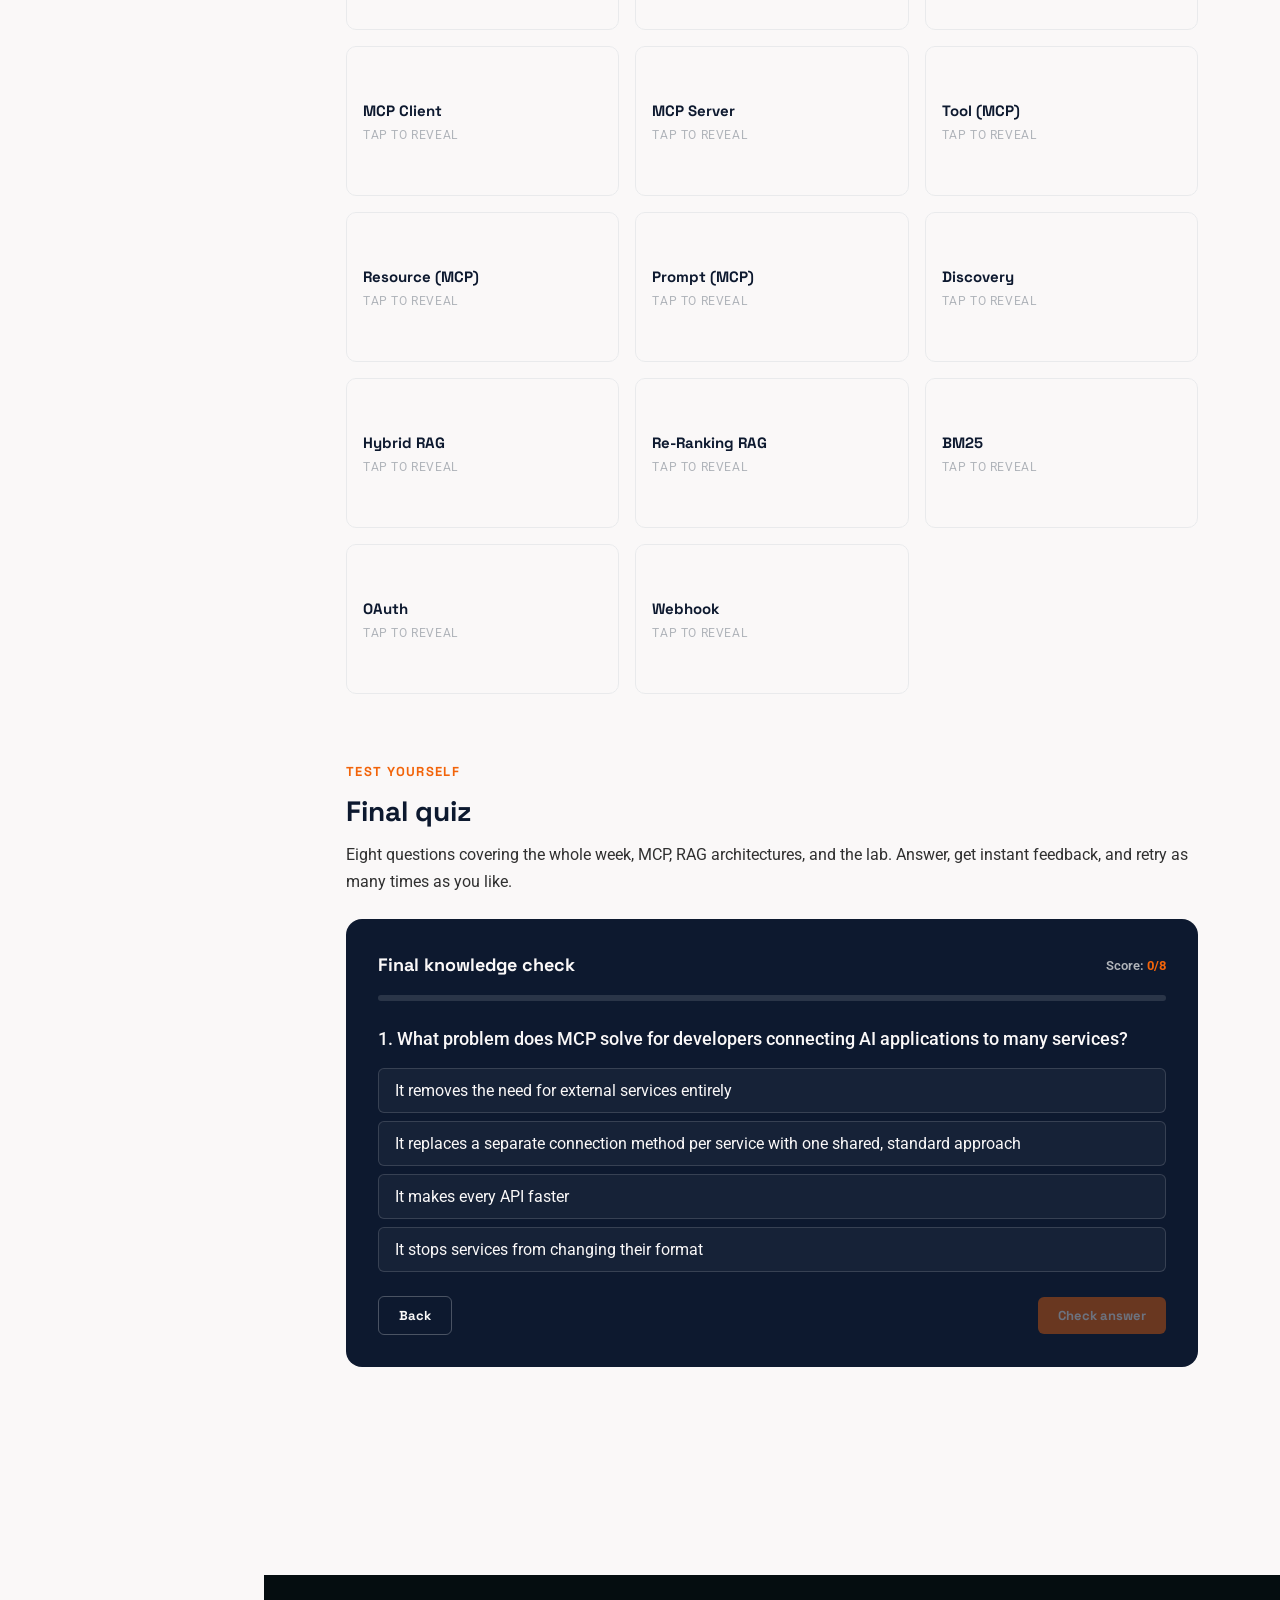
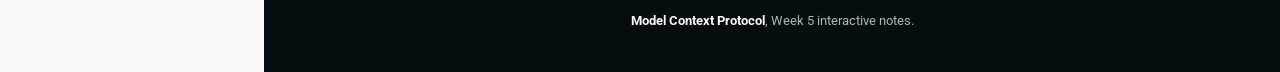
<file: week5.html>
<!DOCTYPE html>
<html lang="en">
<head>
<meta charset="UTF-8">
<meta name="viewport" content="width=device-width, initial-scale=1.0">
<title>Week 5: Model Context Protocol | Agentic AI on GCP</title>
<link rel="preconnect" href="https://fonts.googleapis.com">
<link rel="preconnect" href="https://fonts.gstatic.com" crossorigin>
<link href="https://fonts.googleapis.com/css2?family=Space+Grotesk:wght@500;600;700&family=Roboto:wght@400;500;700&display=swap" rel="stylesheet">
<link rel="stylesheet" href="assets/styles.css">
</head>
<body>

<a href="#main-content" class="skip-link">Skip to main content</a>
<div class="progress-track" aria-hidden="true"><div class="progress-fill" id="readProgress"></div></div>

<button class="sidebar-toggle" id="sidebarToggle" aria-expanded="false" aria-controls="sidebar">☰ Menu</button>
<div class="sidebar-overlay" id="sidebarOverlay"></div>

<div class="app-shell">
  <aside class="sidebar" id="sidebar" aria-label="Course navigation">
    <div class="sidebar-brand"><span class="dot">●</span> Course Notes<span class="sub">Agentic AI on GCP</span></div>
    <nav class="sidebar-nav">
      <div class="sidebar-group-label">Overview</div>
      <ul><li><a class="sidebar-link" href="index.html"><span class="num" aria-hidden="true">⌂</span> Home</a></li></ul>
      <div class="sidebar-group-label">Weeks</div>
      <ul>
        <li><a class="sidebar-link" href="week1.html"><span class="num" aria-hidden="true">1</span> Week 1</a></li>
        <li><a class="sidebar-link" href="week2.html"><span class="num" aria-hidden="true">2</span> Week 2</a></li>
        <li><a class="sidebar-link" href="week3.html"><span class="num" aria-hidden="true">3</span> Week 3</a></li>
        <li><a class="sidebar-link" href="week4.html"><span class="num" aria-hidden="true">4</span> Week 4</a></li>
        <li><a class="sidebar-link" href="week5.html"><span class="num" aria-hidden="true">5</span> Week 5</a></li>
        <li><a class="sidebar-link" href="week6.html"><span class="num" aria-hidden="true">6</span> Week 6<span class="badge">Soon</span></a></li>
      </ul>
      <div class="sidebar-group-label">Further</div>
      <ul><li><a class="sidebar-link" href="resources.html"><span class="num" aria-hidden="true">★</span> Further Resources</a></li></ul>
    </nav>
    <div class="sidebar-foot">Built from your course notes.</div>
  </aside>

  <div class="content-col">
    <main class="page" id="main-content">

      <section class="page-hero">
        <div class="page-eyebrow">Week 5</div>
        <h1>Model Context Protocol</h1>
        <p>Why an LLM needs outside help, what an API actually is, and why every AI application connecting to many services the old way runs into a scaling wall. Then MCP: one shared protocol, its three architecture parts, and what a server can actually offer. Plus Lab 5: connecting Drive, Gmail and Discord through a real MCP server, and upgrading retrieval to hybrid search with re-ranking.</p>
        <div class="page-hero-meta">
          <div class="hero-stat"><span class="num">2</span><span class="lbl">Graded quizzes (16 Qs)</span></div>
          <div class="hero-stat"><span class="num">14</span><span class="lbl">Glossary terms</span></div>
          <div class="hero-stat"><span class="num">8</span><span class="lbl">Final quiz questions</span></div>
        </div>
      </section>

      <nav class="jump-nav" aria-label="Jump to section">
        <a href="#part-a">Why LLMs Need Help</a>
        <a href="#part-b">What Is an API?</a>
        <a href="#part-c">The Real Problem</a>
        <a href="#part-d">Enter MCP</a>
        <a href="#part-e">MCP Architecture</a>
        <a href="#quiz-mcp">MCP Quiz</a>
        <a href="#part-f">What a Server Offers</a>
        <a href="#part-g">How MCP Works</a>
        <a href="#part-h">RAG Architectures</a>
        <a href="#lab-5">Lab 5</a>
        <a href="#glossary">Glossary</a>
        <a href="#final-quiz">Final Quiz</a>
      </nav>

      <!-- ============ PART A ============ -->
      <section id="part-a">
        <div class="section-kicker">Part A</div>
        <h2>Why Does an LLM Need More Information?</h2>
        <p>An LLM (Large Language Model) is a computer program trained to understand and generate human language.</p>
        <div class="compare-grid">
          <div class="compare-card light">
            <span class="compare-tag">Fixed Knowledge</span>
            <p style="margin-bottom:0">Generic answers, like what photosynthesis is. Works well on its own.</p>
          </div>
          <div class="compare-card dark">
            <span class="compare-tag">Changing Info</span>
            <p style="margin-bottom:0">Not fixed, like today's weather, which is different every few hours. Needs outside help.</p>
          </div>
        </div>
        <div class="callout">
          <div class="callout-label">Key idea</div>
          <p>An LLM's knowledge is fixed at the point it was trained. Fast-changing information needs a way in from outside.</p>
        </div>

        <h3 style="margin-top:var(--sp-7)">Where Does This Information Come From?</h3>
        <p>An LLM cannot always rely only on what it already knows. It needs a way to bring in information from outside itself: documents, databases, websites, or other services.</p>
        <div class="flow" role="list" aria-label="Weather query example">
          <div class="flow-step" role="listitem"><div class="flow-num">1</div><div class="flow-label">AI Application</div><p style="font-size:var(--small);margin:var(--sp-2) 0 0">Sends the request</p></div>
          <div class="flow-arrow" aria-hidden="true">→</div>
          <div class="flow-step" role="listitem"><div class="flow-num">2</div><div class="flow-label">Weather Service</div><p style="font-size:var(--small);margin:var(--sp-2) 0 0">Holds live data</p></div>
          <div class="flow-arrow" aria-hidden="true">→</div>
          <div class="flow-step" role="listitem"><div class="flow-num">3</div><div class="flow-label">Live Data Returned</div><p style="font-size:var(--small);margin:var(--sp-2) 0 0">AI answers using it</p></div>
        </div>
        <p><strong>Example:</strong> "What is the weather in Kanpur right now?" The AI cannot guess this on its own. It asks a weather service, which holds live, constantly updated data. The service processes the request and sends the current data back. The AI uses this data to answer, working with an outside system, not alone. This communication between two software systems happens through an API.</p>
      </section>

      <!-- ============ PART B ============ -->
      <section id="part-b">
        <div class="section-kicker">Part B</div>
        <h2>What Is an API?</h2>
        <div class="def-card">
          <div class="def-label">Definition</div>
          <p style="margin-bottom:0">API stands for Application Programming Interface, a defined way for one software system to send a request to another and get a response back.</p>
        </div>

        <div class="flow" role="list" aria-label="API request flow">
          <div class="flow-step" role="listitem"><div class="flow-num">1</div><div class="flow-label">Request Sent</div></div>
          <div class="flow-arrow" aria-hidden="true">→</div>
          <div class="flow-step" role="listitem"><div class="flow-num">2</div><div class="flow-label">Service Processes It</div></div>
          <div class="flow-arrow" aria-hidden="true">→</div>
          <div class="flow-step" role="listitem"><div class="flow-num">3</div><div class="flow-label">Result Comes Back</div></div>
        </div>

        <div class="callout deep">
          <div class="callout-label">Analogy: a waiter in a restaurant</div>
          <p>The customer never walks into the kitchen. The order goes to the waiter, who carries it to the kitchen and brings the food back. The customer never needs to know how the kitchen works.</p>
        </div>

        <h3 style="margin-top:var(--sp-7)">Every Service Works Differently</h3>
        <p>Not every API is built the same way. Each company sets its own rules for requests and responses.</p>
        <div class="table-wrap">
          <table>
            <thead><tr><th scope="col">Service</th><th scope="col">Format Style</th></tr></thead>
            <tbody>
              <tr><td>Google</td><td>Note-style format</td></tr>
              <tr><td>GitHub</td><td>Phone-call style</td></tr>
              <tr><td>Slack</td><td>App-style format</td></tr>
              <tr><td>Weather</td><td>Form-style format</td></tr>
            </tbody>
          </table>
        </div>
        <p>Imagine every restaurant taking orders differently: one only accepts written notes, another needs a phone call, another needs an app. A person ordering from many restaurants must learn a new method each time. Developers face the same problem: one new method per service.</p>
      </section>

      <!-- ============ PART C ============ -->
      <section id="part-c">
        <div class="section-kicker">Part C</div>
        <h2>The Real Problem</h2>
        <p>APIs themselves are not badly designed. They are genuinely useful.</p>
        <div class="callout">
          <div class="callout-label">The real difficulty</div>
          <p>Every service follows its own separate approach. Developers must build and maintain a different connection for every service, and it gets harder as more are added. This is the exact gap that MCP was created to solve.</p>
        </div>
      </section>

      <!-- ============ PART D ============ -->
      <section id="part-d">
        <div class="section-kicker">Part D</div>
        <h2>Enter MCP: What Is It and Why Do We Need It?</h2>
        <div class="def-card">
          <div class="def-label">Definition</div>
          <p style="margin-bottom:0">MCP stands for Model Context Protocol, a common, standard way for AI applications to connect with external tools and information.</p>
        </div>
        <p>One AI application. One clean connection to MCP. MCP branches out neatly to every service.</p>
        <ul>
          <li>MCP does not replace APIs. An MCP Server can still use APIs behind the scenes.</li>
          <li>MCP changes the front-facing side: how the AI connects to these capabilities.</li>
          <li>Instead of a different method per service, there is one shared approach.</li>
        </ul>

        <h3 style="margin-top:var(--sp-7)">API vs MCP</h3>
        <div class="table-wrap">
          <table>
            <thead><tr><th scope="col">Aspect</th><th scope="col">API</th><th scope="col">MCP</th></tr></thead>
            <tbody>
              <tr><td>What it is</td><td>A way for one system to request something from another</td><td>A standard way for AI apps to connect to many external systems</td></tr>
              <tr><td>Design</td><td>Each service defines its own format</td><td>Follows one common, shared format</td></tr>
              <tr><td>Who uses it</td><td>Any software system</td><td>Mainly AI applications</td></tr>
              <tr><td>Learning effort</td><td>A new method for each new API</td><td>One method works across many services</td></tr>
              <tr><td>Relationship</td><td>Works underneath MCP</td><td>Can use APIs internally</td></tr>
            </tbody>
          </table>
        </div>
        <p style="font-size:var(--small);color:var(--dust)">MCP is not a competitor to APIs. It works alongside them, not instead of them.</p>
      </section>

      <!-- ============ PART E ============ -->
      <section id="part-e">
        <div class="section-kicker">Part E</div>
        <h2>The MCP Architecture</h2>
        <p>MCP has three main parts that work together, each with a distinct role: the Host, the Client, and the Server.</p>
        <div class="callout deep">
          <div class="callout-label">Analogy: a food delivery app</div>
          <p>The app is the Host, a delivery agent is the Client, and the restaurant kitchen is the Server.</p>
        </div>

        <div class="flow" role="list" aria-label="MCP architecture flow">
          <div class="flow-step" role="listitem"><div class="flow-num">1</div><div class="flow-label">AI Application (Host)</div></div>
          <div class="flow-arrow" aria-hidden="true">→</div>
          <div class="flow-step" role="listitem"><div class="flow-num">2</div><div class="flow-label">MCP Client</div></div>
          <div class="flow-arrow" aria-hidden="true">→</div>
          <div class="flow-step" role="listitem"><div class="flow-num">3</div><div class="flow-label">MCP Server</div></div>
          <div class="flow-arrow" aria-hidden="true">→</div>
          <div class="flow-step" role="listitem"><div class="flow-num">4</div><div class="flow-label">External Service</div></div>
        </div>

        <div class="tabs">
          <div class="tablist" role="tablist" aria-label="MCP architecture parts">
            <button class="tab-btn" role="tab" id="tab-host" aria-selected="true" aria-controls="panel-host" data-tab="host">MCP Host</button>
            <button class="tab-btn" role="tab" id="tab-client" aria-selected="false" aria-controls="panel-client" tabindex="-1" data-tab="client">MCP Client</button>
            <button class="tab-btn" role="tab" id="tab-server" aria-selected="false" aria-controls="panel-server" tabindex="-1" data-tab="server">MCP Server</button>
          </div>

          <div class="tab-panel" id="panel-host" role="tabpanel" aria-labelledby="tab-host" tabindex="0">
            <p><strong>Definition:</strong> the Host is the main AI application the user directly interacts with, and which manages the overall use of MCP.</p>
            <p>One Host can connect to more than one MCP Server at a time. It uses an MCP Client to manage each connection.</p>
            <p style="margin-bottom:0"><strong>Example:</strong> a single app connecting out to a Weather Server, a GitHub Server, a Slack Server, and a Database Server, all at once. One app, many connections.</p>
          </div>
          <div class="tab-panel" id="panel-client" role="tabpanel" aria-labelledby="tab-client" tabindex="0" hidden>
            <p><strong>Definition:</strong> the MCP Client connects the Host to a specific MCP Server and manages communication between them.</p>
            <p>The Client sends requests to the MCP Server on behalf of the Host, and receives back the results. An AI application may use a separate Client for each server it connects to.</p>
            <p style="margin-bottom:0">One Client per Server: a clean, dedicated connection each time.</p>
          </div>
          <div class="tab-panel" id="panel-server" role="tabpanel" aria-labelledby="tab-server" tabindex="0" hidden>
            <p><strong>Definition:</strong> the MCP Server provides capabilities, such as tools or information, to the AI application, through the Client.</p>
            <p style="margin-bottom:0">One server hub can connect to several systems at once, such as GitHub, Slack, a database, and files.</p>
          </div>
        </div>
      </section>

      <!-- ============ QUIZ: MCP ============ -->
      <section id="quiz-mcp">
        <div class="section-kicker">Interactive quiz</div>
        <h2>MCP Quiz</h2>
        <p>Test your understanding of Model Context Protocol, APIs, and AI integrations.</p>

        <div class="quiz" data-quiz='[
          {"prompt":"An LLM can correctly answer what the capital of France is without external help, but not what a stock price is right now. What single underlying property of LLMs explains both the success and the failure here?","options":["LLMs are only trained on geography, not finance","Knowledge learned during training is static, so it is reliable for stable facts but stale for fast-changing ones","Stock prices are considered private data","LLMs cannot process numerical information"],"correct":1,"explain":"Stable facts, like geography, remain correct over time and LLMs handle these reliably using their internal weights. Dynamic data changes instantly, so the weights become stale and external tools are needed to fetch updates."},
          {"prompt":"In the weather example, why does the AI need to go through an external service instead of just reasoning its way to an answer?","options":["Because weather is too complicated a topic for AI","Because the AI has no built-in access to live, constantly updated data outside its training","Because the user asked a location-specific question","Because APIs are required by law for weather queries"],"correct":1,"explain":"Advanced reasoning alone cannot predict real-time weather for a specific location. The AI needs a live connection, and it accesses that data through an API, bridging static training weights and real-time reality."},
          {"prompt":"The lesson stated that two systems do not need to know how each other work internally when describing APIs. What computer science concept does this describe?","options":["Redundancy","Abstraction, or encapsulation of internal implementation","Data compression","Load balancing"],"correct":1,"explain":"APIs expose a clean public interface while hiding the internal logic, database structures, and programming language of each service. That is abstraction."},
          {"prompt":"Why does the fact that Google, GitHub, Slack, and weather services each work differently create a scaling problem for developers building AI applications?","options":["Because each new service requires a completely separate integration effort, and this cost multiplies as more services are added","Because these companies actively block AI applications","Because APIs from different companies use different programming languages entirely","Because only one API can be used per application"],"correct":0,"explain":"If an AI app uses N services, the developer must build and maintain N custom integrations. Building M different AI apps repeats this effort, resulting in M times N complexity, and every API update risks breaking the application."},
          {"prompt":"Which statement most accurately captures the relationship between MCP and traditional APIs?","options":["MCP is a replacement technology that makes APIs obsolete","MCP is a standardized layer that can sit above APIs, so AI apps use one consistent method while MCP Servers still call underlying APIs internally","MCP and APIs solve completely unrelated problems","APIs are a type of MCP Server"],"correct":1,"explain":"MCP does not replace traditional APIs. The AI Host speaks the standardized MCP protocol to the Server, and the Server translates those instructions into the specific calls required by the underlying APIs."},
          {"prompt":"In the food delivery analogy, why does the delivery agent assigned to one restaurant fit the MCP Client specifically, rather than the Host or Server?","options":["Because it prepares the food itself","Because it manages the dedicated communication link between the main app and one specific provider, without preparing anything itself","Because it is the interface the end user directly interacts with","Because it stores all the external data permanently"],"correct":1,"explain":"The Client acts purely as the middleman. It does not generate the request like the Host does, nor process the core data like the Server. It just carries messages back and forth over a dedicated connection."},
          {"prompt":"The MCP Server handles the technical details of talking to external systems so the AI application does not have to. What benefit does this provide as more systems are added over time?","options":["It makes the AI application faster at generating text","It isolates integration complexity inside servers, so the AI application\u2019s core logic does not need to change for every new system","It removes the need for any external systems at all","It guarantees the external system\u2019s data is always accurate"],"correct":1,"explain":"By offloading service-specific mechanics to the MCP Server, the Host application stays clean. Adding a new tool only requires pointing the Host to a new Server, leaving the core AI logic untouched."},
          {"prompt":"What is the single biggest gap that the Model Context Protocol was created to close?","options":["The gap between an LLM\u2019s fixed training knowledge and the need for live external data","The gap between having many useful APIs and the lack of one consistent, standard way for AI apps to connect to all of them","The gap between text and image understanding","The gap between free and paid AI services"],"correct":1,"explain":"APIs already exist to fetch data, but every API has a unique structure. Before MCP there was no industry-standard interface for AI applications to discover and use these tools in one uniform way."}
        ]'>
          <div class="quiz-header"><h3 class="quiz-title">MCP Quiz</h3><span class="quiz-score">Score: <strong><span data-score>0</span>/<span data-total>0</span></strong></span></div>
          <div class="quiz-progress-track"><div class="quiz-progress-fill" data-progress></div></div>
          <div data-questions></div>
          <div class="quiz-result" data-result><div class="score-num"><span data-final-score></span>/<span data-final-total></span></div><p data-final-msg></p><button class="btn btn-primary" data-retry>Try again</button></div>
          <div class="quiz-nav" data-nav-controls><button class="btn btn-ghost" data-prev disabled>Back</button><button class="btn btn-primary" data-next disabled>Check answer</button></div>
        </div>
      </section>

      <!-- ============ PART F ============ -->
      <section id="part-f">
        <div class="section-kicker">Part F</div>
        <h2>What Can an MCP Server Provide?</h2>
        <p>An MCP Server can offer more than one type of capability. The three main types are Tools, Resources, and Prompts.</p>

        <div class="card-grid">
          <div class="acc-card" style="padding:var(--sp-4)">
            <h4>🍲 Tools</h4>
            <p style="font-size:var(--small)">A Tool is a capability that lets the AI perform an action. Asking the kitchen to actually cook a dish, a real action.</p>
            <p style="font-size:var(--small);margin-bottom:0"><strong>Examples:</strong> checking the current weather, searching a GitHub repository, creating a new GitHub issue, sending a message through Slack.</p>
          </div>
          <div class="acc-card" style="padding:var(--sp-4)">
            <h4>📖 Resources</h4>
            <p style="font-size:var(--small)">A Resource gives the AI access to information it can use while forming an answer. Checking what ingredients are in the pantry, without cooking anything yet.</p>
            <p style="font-size:var(--small);margin-bottom:0"><strong>Example:</strong> a company's leave policy document. The AI reads from this resource for an accurate answer. No action is performed, only information is supplied.</p>
          </div>
          <div class="acc-card" style="padding:var(--sp-4)">
            <h4>📋 Prompts</h4>
            <p style="font-size:var(--small)">A Prompt, in the MCP context, is a ready-made, reusable instruction or template that guides the AI on how to carry out a task. A written recipe card kept in the kitchen for a dish that is often made, so it comes out the same way every time.</p>
            <p style="font-size:var(--small);margin-bottom:0"><strong>Examples:</strong> a code review prompt that reviews code consistently, or a document analysis prompt with fixed steps to follow.</p>
          </div>
        </div>
        <p style="margin-top:var(--sp-5)">In short: Tools are things the AI can do. Resources are things the AI can read. Prompts are ways to guide the AI. Together, these let an AI application do more than generate text: it can act, read, and follow consistent instructions.</p>

        <div class="callout" style="margin-top:var(--sp-5)">
          <div class="callout-label">Discovery: how does the AI know what is available?</div>
          <p>Discovery is the process through which an AI application learns what capabilities an MCP Server provides. The server describes itself to the AI, so capabilities do not need to be hard-coded ahead of time. As new tools are added, the AI learns automatically.</p>
        </div>
      </section>

      <!-- ============ PART G ============ -->
      <section id="part-g">
        <div class="section-kicker">Part G</div>
        <h2>How Does MCP Actually Work?</h2>
        <div class="flow" role="list" aria-label="MCP end to end flow">
          <div class="flow-step" role="listitem"><div class="flow-num">1</div><div class="flow-label">User</div></div>
          <div class="flow-arrow" aria-hidden="true">→</div>
          <div class="flow-step" role="listitem"><div class="flow-num">2</div><div class="flow-label">AI App (Host)</div></div>
          <div class="flow-arrow" aria-hidden="true">→</div>
          <div class="flow-step" role="listitem"><div class="flow-num">3</div><div class="flow-label">MCP Client</div></div>
          <div class="flow-arrow" aria-hidden="true">→</div>
          <div class="flow-step" role="listitem"><div class="flow-num">4</div><div class="flow-label">MCP Server</div></div>
          <div class="flow-arrow" aria-hidden="true">→</div>
          <div class="flow-step" role="listitem"><div class="flow-num">5</div><div class="flow-label">Tool / Resource</div></div>
          <div class="flow-arrow" aria-hidden="true">→</div>
          <div class="flow-step" role="listitem"><div class="flow-num">6</div><div class="flow-label">External Service</div></div>
        </div>
        <p>The result flows back to the same user. The request goes out and the answer comes back in a circular flow, not a straight line.</p>

        <h3 style="margin-top:var(--sp-7)">Why MCP Matters</h3>
        <div class="compare-grid">
          <div class="compare-card light">
            <span class="compare-tag">Before</span>
            <p style="margin-bottom:0">A separate method for every service: Weather, GitHub, Slack, and the database each need their own connection built and maintained.</p>
          </div>
          <div class="compare-card dark">
            <span class="compare-tag">After</span>
            <p style="margin-bottom:0">One shared standard for every service, through MCP. The AI app connects once, and MCP branches out to Weather, GitHub, Slack, and the database.</p>
          </div>
        </div>
        <p>AI applications increasingly need to take actions, access live information, and connect with many services. MCP gives AI applications one common way to connect with tools, resources, and prompts. It works alongside existing APIs, and capabilities can be discovered automatically.</p>
        <div class="callout deep">
          <div class="callout-label">Big idea</div>
          <p>MCP helps AI applications connect to the outside world in a more consistent way.</p>
        </div>

        <div class="callout">
          <div class="callout-label">In-class activity: Password, Agentic AI edition</div>
          <p>A quick group game to practice giving precise, single-word prompts. Students split into two teams; each round one Clue Giver from a team sees a secret word and can give only one word as a clue. The team gets one guess. If wrong, the Clue Giver gives one more single word, never repeating a clue and never saying the answer itself. Each word has a 30 to 45 second time limit. The first team to guess correctly scores a point, the Clue Giver role rotates every round, and only spoken words count, no hand signs, sounds, or spelling out letters. Most points when time is up wins.</p>
        </div>
      </section>

      <!-- ============ PART H ============ -->
      <section id="part-h">
        <div class="section-kicker">Part H</div>
        <h2>Types of RAG Architectures</h2>
        <p>Eight retrieval strategies, roughly in order of sophistication. This week's lab build uses architecture 4, Re-Ranking RAG.</p>

        <div class="card-grid">
          <details class="acc-card" open>
            <summary><span>1. Naive RAG <span class="tagline">Semantic search only</span></span><span class="plus" aria-hidden="true">+</span></summary>
            <div class="body">
              <p>Retrieves relevant text purely by comparing meaning: the query and documents are embedded as vectors, and the closest matches are pulled in as context.</p>
              <div class="flow" role="list" aria-label="Naive RAG flow" style="margin:var(--sp-3) 0">
                <div class="flow-step" role="listitem"><div class="flow-label" style="font-size:12px">Query</div></div>
                <div class="flow-arrow" aria-hidden="true">→</div>
                <div class="flow-step" role="listitem"><div class="flow-label" style="font-size:12px">Embed Query &amp; Docs</div></div>
                <div class="flow-arrow" aria-hidden="true">→</div>
                <div class="flow-step" role="listitem"><div class="flow-label" style="font-size:12px">Vector Search (top-k)</div></div>
                <div class="flow-arrow" aria-hidden="true">→</div>
                <div class="flow-step" role="listitem"><div class="flow-label" style="font-size:12px">Answer</div></div>
              </div>
              <p style="margin-bottom:0"><strong>Example:</strong> a FAQ chatbot that finds the most relevant help center article for a customer's question, even if they do not use the exact wording.</p>
            </div>
          </details>

          <details class="acc-card">
            <summary><span>2. Keyword RAG <span class="tagline">Lexical / BM25 search</span></span><span class="plus" aria-hidden="true">+</span></summary>
            <div class="body">
              <p>Retrieves documents by matching the exact words and phrases in the query, using classic scoring methods like BM25 or TF-IDF, with no embeddings involved.</p>
              <div class="flow" role="list" aria-label="Keyword RAG flow" style="margin:var(--sp-3) 0">
                <div class="flow-step" role="listitem"><div class="flow-label" style="font-size:12px">Query</div></div>
                <div class="flow-arrow" aria-hidden="true">→</div>
                <div class="flow-step" role="listitem"><div class="flow-label" style="font-size:12px">BM25 / TF-IDF Scoring</div></div>
                <div class="flow-arrow" aria-hidden="true">→</div>
                <div class="flow-step" role="listitem"><div class="flow-label" style="font-size:12px">Matched Documents</div></div>
                <div class="flow-arrow" aria-hidden="true">→</div>
                <div class="flow-step" role="listitem"><div class="flow-label" style="font-size:12px">Answer</div></div>
              </div>
              <p style="margin-bottom:0"><strong>Example:</strong> searching legal contracts for an exact clause number, or a support system searching for a specific error code like ERR_504.</p>
            </div>
          </details>

          <details class="acc-card">
            <summary><span>3. Hybrid RAG <span class="tagline">Semantic + keyword, combined</span></span><span class="plus" aria-hidden="true">+</span></summary>
            <div class="body">
              <p>Combines semantic and keyword search so results are relevant both in meaning and in exact wording, then merges the two rankings into one result set.</p>
              <div class="flow" role="list" aria-label="Hybrid RAG flow" style="margin:var(--sp-3) 0">
                <div class="flow-step" role="listitem"><div class="flow-label" style="font-size:12px">Query</div></div>
                <div class="flow-arrow" aria-hidden="true">→</div>
                <div class="flow-step" role="listitem"><div class="flow-label" style="font-size:12px">Semantic + Keyword Search</div></div>
                <div class="flow-arrow" aria-hidden="true">→</div>
                <div class="flow-step" role="listitem"><div class="flow-label" style="font-size:12px">Merge &amp; Score</div></div>
                <div class="flow-arrow" aria-hidden="true">→</div>
                <div class="flow-step" role="listitem"><div class="flow-label" style="font-size:12px">Answer</div></div>
              </div>
              <p style="margin-bottom:0"><strong>Example:</strong> the EPC platform matching a ticket's general topic (semantic) and its literal error code or product name (keyword) at the same time.</p>
            </div>
          </details>

          <details class="acc-card" open>
            <summary><span>4. Re-Ranking RAG <span class="tagline">This week's build</span></span><span class="plus" aria-hidden="true">+</span></summary>
            <div class="body">
              <p>Takes the candidates from a hybrid search and asks a second, stronger model to re-score them, keeping only the results that are genuinely most relevant.</p>
              <div class="flow" role="list" aria-label="Re-Ranking RAG flow" style="margin:var(--sp-3) 0">
                <div class="flow-step" role="listitem"><div class="flow-label" style="font-size:12px">Query</div></div>
                <div class="flow-arrow" aria-hidden="true">→</div>
                <div class="flow-step" role="listitem"><div class="flow-label" style="font-size:12px">Hybrid Retrieve (wide set)</div></div>
                <div class="flow-arrow" aria-hidden="true">→</div>
                <div class="flow-step" role="listitem"><div class="flow-label" style="font-size:12px">Gemini Reranker</div></div>
                <div class="flow-arrow" aria-hidden="true">→</div>
                <div class="flow-step" role="listitem"><div class="flow-label" style="font-size:12px">Top Results</div></div>
                <div class="flow-arrow" aria-hidden="true">→</div>
                <div class="flow-step" role="listitem"><div class="flow-label" style="font-size:12px">Answer</div></div>
              </div>
              <p style="margin-bottom:0"><strong>Example:</strong> this week, Gemini re-ranks historical incidents so the escalation report cites the single most relevant past case, not just the closest keyword match.</p>
            </div>
          </details>

          <details class="acc-card">
            <summary><span>5. Agentic RAG <span class="tagline">An agent decides when to retrieve</span></span><span class="plus" aria-hidden="true">+</span></summary>
            <div class="body">
              <p>Lets an LLM agent decide, on its own, whether retrieval is even needed and how many times to search, rather than always retrieving once by default.</p>
              <p style="margin-bottom:0"><strong>Example:</strong> a research assistant that decides on its own whether it needs internal documents, a web search, or both before it answers.</p>
            </div>
          </details>

          <details class="acc-card">
            <summary><span>6. Graph RAG <span class="tagline">Retrieval over a knowledge graph</span></span><span class="plus" aria-hidden="true">+</span></summary>
            <div class="body">
              <p>Stores knowledge as entities and relationships in a graph, then retrieves by traversing those connections, capturing context that plain text search would miss.</p>
              <p style="margin-bottom:0"><strong>Example:</strong> a support system that traces how one incident connects to related tickets, root causes, and past fixes.</p>
            </div>
          </details>

          <details class="acc-card">
            <summary><span>7. Corrective RAG <span class="tagline">Self-checks retrieval quality</span></span><span class="plus" aria-hidden="true">+</span></summary>
            <div class="body">
              <p>Grades retrieved documents for relevance before using them, and automatically falls back to another source, such as a web search, when the match is weak.</p>
              <p style="margin-bottom:0"><strong>Example:</strong> a fact-checking tool that falls back to a live web search when its internal document store returns weak matches.</p>
            </div>
          </details>

          <details class="acc-card">
            <summary><span>8. Multimodal RAG <span class="tagline">Retrieves text, images and tables</span></span><span class="plus" aria-hidden="true">+</span></summary>
            <div class="body">
              <p>Retrieves across different content types at once, such as text, images, and tables, so an answer can draw on whichever format actually holds the information.</p>
              <p style="margin-bottom:0"><strong>Example:</strong> a product-support agent that retrieves both a manual's written steps and the matching diagram.</p>
            </div>
          </details>
        </div>
      </section>

      <!-- ============ LAB 5 ============ -->
      <section id="lab-5">
        <div class="section-kicker">Lab 5, Agentic AI EPC Pipeline</div>
        <h2>Real Tools &amp; Real Retrieval</h2>
        <p>MCP integrations for Drive, Gmail and Discord, plus hybrid RAG with re-ranking.</p>

        <p>This week connects the platform to three external tools: Google Drive, Gmail, and Discord. The Escalation Preparation Agent reads a runbook stored in Drive, creates a draft email in Gmail, and posts an alert to a Discord channel. These tools are exposed through MCP, a standard protocol that lets any compatible AI client call them the same way. Retrieval is also upgraded this week: instead of relying on semantic search alone, the system combines semantic search with keyword search, then uses Gemini to re-rank the results before they are used in a report.</p>

        <div class="card-grid">
          <div class="def-card">
            <div class="def-label">Three New Integrations</div>
            <p style="margin-bottom:0">Drive and Gmail via OAuth, Discord via a webhook.</p>
          </div>
          <div class="def-card">
            <div class="def-label">One Standard Protocol</div>
            <p style="margin-bottom:0">MCP tools, usable by any compatible AI client.</p>
          </div>
          <div class="def-card">
            <div class="def-label">Runs Locally This Week</div>
            <p style="margin-bottom:0">OAuth needs personal authorization, so these tools run on a local machine, not Cloud Run.</p>
          </div>
        </div>

        <h3 style="margin-top:var(--sp-7)">This Week's Goal</h3>
        <p>Connect the platform to real enterprise tools, and sharpen retrieval accuracy with a re-ranking step.</p>
        <ol class="step-list">
          <li><span class="step-badge" aria-hidden="true"></span><span class="step-text"><strong>Google Drive integration:</strong> pull a relevant runbook excerpt into escalation reports.</span></li>
          <li><span class="step-badge" aria-hidden="true"></span><span class="step-text"><strong>Gmail integration:</strong> auto-draft, never auto-send, a stakeholder notification email.</span></li>
          <li><span class="step-badge" aria-hidden="true"></span><span class="step-text"><strong>Discord integration:</strong> post a real-time alert to a Discord channel via webhook.</span></li>
          <li><span class="step-badge" aria-hidden="true"></span><span class="step-text"><strong>A real MCP server:</strong> expose these tools via the actual Model Context Protocol, usable by any MCP-compatible client.</span></li>
          <li><span class="step-badge" aria-hidden="true"></span><span class="step-text"><strong>Hybrid RAG with re-ranking:</strong> combine semantic and keyword search, then have Gemini re-rank the results.</span></li>
        </ol>

        <h3 style="margin-top:var(--sp-7)">Files We'll Create This Week</h3>
        <div class="table-wrap">
          <table>
            <thead><tr><th scope="col">Folder</th><th scope="col">File</th><th scope="col">What It Holds</th></tr></thead>
            <tbody>
              <tr><td>project root</td><td><code>oauth_client_secret.json</code></td><td>Stores Google OAuth credentials for the app</td></tr>
              <tr><td>project root</td><td><code>token.json</code></td><td>Stores the user's Google access token after OAuth</td></tr>
              <tr><td><code>integrations/</code></td><td><code>authorize_google.py</code></td><td>Handles Google login, creates <code>token.json</code></td></tr>
              <tr><td><code>integrations/</code></td><td><code>drive_tool.py</code></td><td>Finds and reads docs from the EPC Drive folder</td></tr>
              <tr><td><code>integrations/</code></td><td><code>gmail_tool.py</code></td><td>Creates Gmail drafts for escalation reports</td></tr>
              <tr><td><code>integrations/</code></td><td><code>discord_notifier.py</code></td><td>Sends escalation alerts to Discord via webhook</td></tr>
              <tr><td><code>integrations/</code></td><td><code>mcp_server.py</code></td><td>Exposes Drive, Gmail and Discord alerts as MCP tools</td></tr>
              <tr><td><code>integrations/</code></td><td><code>test_mcp_client.py</code></td><td>Tests the MCP server and its tools</td></tr>
              <tr><td><code>rag/</code></td><td><code>hybrid_retrieval.py</code></td><td>Semantic and keyword search with Gemini reranking</td></tr>
              <tr><td><code>agents/</code> (updated)</td><td><code>escalation_preparation_agent.py</code></td><td>Now uses the Drive runbook and RAG, then creates the alert and draft</td></tr>
            </tbody>
          </table>
        </div>

        <h3 style="margin-top:var(--sp-7)">Build Order</h3>
        <p>Confirm each step before moving to the next.</p>
        <div class="card-grid cols-2">
          <div>
            <h4>Part 1</h4>
            <ol class="step-list">
              <li><span class="step-badge" aria-hidden="true"></span><span class="step-text">Enable the Google Drive API</span></li>
              <li><span class="step-badge" aria-hidden="true"></span><span class="step-text">Enable the Gmail API</span></li>
              <li><span class="step-badge" aria-hidden="true"></span><span class="step-text">Configure the OAuth consent screen</span></li>
              <li><span class="step-badge" aria-hidden="true"></span><span class="step-text">Create an OAuth client ID</span></li>
              <li><span class="step-badge" aria-hidden="true"></span><span class="step-text">Install the OAuth and Google API libraries</span></li>
            </ol>
          </div>
          <div>
            <h4>Part 2</h4>
            <ol class="step-list">
              <li><span class="step-badge" aria-hidden="true"></span><span class="step-text">Create 3 reference docs in Google Drive</span></li>
              <li><span class="step-badge" aria-hidden="true"></span><span class="step-text">Run the one-time Google authorization script</span></li>
              <li><span class="step-badge" aria-hidden="true"></span><span class="step-text">Build and test the Drive tool</span></li>
              <li><span class="step-badge" aria-hidden="true"></span><span class="step-text">Build and test the Gmail draft tool</span></li>
            </ol>
          </div>
          <div>
            <h4>Part 3</h4>
            <ol class="step-list">
              <li><span class="step-badge" aria-hidden="true"></span><span class="step-text">Set up a Discord server and webhook</span></li>
              <li><span class="step-badge" aria-hidden="true"></span><span class="step-text">Build and test the Discord notifier</span></li>
              <li><span class="step-badge" aria-hidden="true"></span><span class="step-text">Install the MCP SDK and build the MCP server</span></li>
              <li><span class="step-badge" aria-hidden="true"></span><span class="step-text">Test the MCP server with a Python client</span></li>
            </ol>
          </div>
          <div>
            <h4>Part 4</h4>
            <ol class="step-list">
              <li><span class="step-badge" aria-hidden="true"></span><span class="step-text">Build hybrid RAG with re-ranking</span></li>
              <li><span class="step-badge" aria-hidden="true"></span><span class="step-text">Upgrade the Escalation Preparation Agent</span></li>
              <li><span class="step-badge" aria-hidden="true"></span><span class="step-text">Run the upgraded agent end-to-end</span></li>
              <li><span class="step-badge" aria-hidden="true"></span><span class="step-text">Push the completed work to GitHub</span></li>
            </ol>
          </div>
        </div>
      </section>

      <!-- ============ GLOSSARY ============ -->
      <section id="glossary">
        <div class="section-kicker">Technical vocabulary</div>
        <h2>Glossary, tap a card to flip it</h2>
        <div class="glossary-grid">
          <div class="flip-card"><button type="button" aria-pressed="false" aria-label="Term: MCP. Tap to reveal definition."><div class="flip-inner"><div class="flip-face flip-front"><span class="term">MCP</span><span class="hint">Tap to reveal</span></div><div class="flip-face flip-back"><p>Model Context Protocol, a common standard way for AI applications to connect with external tools and information.</p></div></div></button></div>
          <div class="flip-card"><button type="button" aria-pressed="false" aria-label="Term: API. Tap to reveal definition."><div class="flip-inner"><div class="flip-face flip-front"><span class="term">API</span><span class="hint">Tap to reveal</span></div><div class="flip-face flip-back"><p>Application Programming Interface, a defined way for one software system to send a request to another and get a response back.</p></div></div></button></div>
          <div class="flip-card"><button type="button" aria-pressed="false" aria-label="Term: MCP Host. Tap to reveal definition."><div class="flip-inner"><div class="flip-face flip-front"><span class="term">MCP Host</span><span class="hint">Tap to reveal</span></div><div class="flip-face flip-back"><p>The main AI application the user directly interacts with, which manages the overall use of MCP.</p></div></div></button></div>
          <div class="flip-card"><button type="button" aria-pressed="false" aria-label="Term: MCP Client. Tap to reveal definition."><div class="flip-inner"><div class="flip-face flip-front"><span class="term">MCP Client</span><span class="hint">Tap to reveal</span></div><div class="flip-face flip-back"><p>Connects the Host to one specific MCP Server and manages communication between them.</p></div></div></button></div>
          <div class="flip-card"><button type="button" aria-pressed="false" aria-label="Term: MCP Server. Tap to reveal definition."><div class="flip-inner"><div class="flip-face flip-front"><span class="term">MCP Server</span><span class="hint">Tap to reveal</span></div><div class="flip-face flip-back"><p>Provides capabilities, such as tools or information, to the AI application, through the Client.</p></div></div></button></div>
          <div class="flip-card"><button type="button" aria-pressed="false" aria-label="Term: Tool (MCP). Tap to reveal definition."><div class="flip-inner"><div class="flip-face flip-front"><span class="term">Tool (MCP)</span><span class="hint">Tap to reveal</span></div><div class="flip-face flip-back"><p>A capability that lets the AI perform an action, like sending a message or creating an issue.</p></div></div></button></div>
          <div class="flip-card"><button type="button" aria-pressed="false" aria-label="Term: Resource (MCP). Tap to reveal definition."><div class="flip-inner"><div class="flip-face flip-front"><span class="term">Resource (MCP)</span><span class="hint">Tap to reveal</span></div><div class="flip-face flip-back"><p>A capability that gives the AI access to information it can use while forming an answer. No action performed, only information supplied.</p></div></div></button></div>
          <div class="flip-card"><button type="button" aria-pressed="false" aria-label="Term: Prompt (MCP). Tap to reveal definition."><div class="flip-inner"><div class="flip-face flip-front"><span class="term">Prompt (MCP)</span><span class="hint">Tap to reveal</span></div><div class="flip-face flip-back"><p>A ready-made, reusable instruction or template that guides the AI on how to carry out a task.</p></div></div></button></div>
          <div class="flip-card"><button type="button" aria-pressed="false" aria-label="Term: Discovery. Tap to reveal definition."><div class="flip-inner"><div class="flip-face flip-front"><span class="term">Discovery</span><span class="hint">Tap to reveal</span></div><div class="flip-face flip-back"><p>The process through which an AI application learns what capabilities an MCP Server provides.</p></div></div></button></div>
          <div class="flip-card"><button type="button" aria-pressed="false" aria-label="Term: Hybrid RAG. Tap to reveal definition."><div class="flip-inner"><div class="flip-face flip-front"><span class="term">Hybrid RAG</span><span class="hint">Tap to reveal</span></div><div class="flip-face flip-back"><p>Combines semantic and keyword search, merging both rankings into one result set.</p></div></div></button></div>
          <div class="flip-card"><button type="button" aria-pressed="false" aria-label="Term: Re-Ranking RAG. Tap to reveal definition."><div class="flip-inner"><div class="flip-face flip-front"><span class="term">Re-Ranking RAG</span><span class="hint">Tap to reveal</span></div><div class="flip-face flip-back"><p>Takes candidates from a hybrid search and asks a second, stronger model to re-score them before use.</p></div></div></button></div>
          <div class="flip-card"><button type="button" aria-pressed="false" aria-label="Term: BM25. Tap to reveal definition."><div class="flip-inner"><div class="flip-face flip-front"><span class="term">BM25</span><span class="hint">Tap to reveal</span></div><div class="flip-face flip-back"><p>A classic scoring method for keyword search, matching exact words and phrases with no embeddings involved.</p></div></div></button></div>
          <div class="flip-card"><button type="button" aria-pressed="false" aria-label="Term: OAuth. Tap to reveal definition."><div class="flip-inner"><div class="flip-face flip-front"><span class="term">OAuth</span><span class="hint">Tap to reveal</span></div><div class="flip-face flip-back"><p>A personal authorization flow used this week to grant the app access to Drive and Gmail on a user's behalf.</p></div></div></button></div>
          <div class="flip-card"><button type="button" aria-pressed="false" aria-label="Term: Webhook. Tap to reveal definition."><div class="flip-inner"><div class="flip-face flip-front"><span class="term">Webhook</span><span class="hint">Tap to reveal</span></div><div class="flip-face flip-back"><p>A simple way for one service to push a message to another, used here to post Discord alerts.</p></div></div></button></div>
        </div>
      </section>

      <!-- ============ FINAL QUIZ ============ -->
      <section id="final-quiz">
        <div class="section-kicker">Test yourself</div>
        <h2>Final quiz</h2>
        <p>Eight questions covering the whole week, MCP, RAG architectures, and the lab. Answer, get instant feedback, and retry as many times as you like.</p>

        <div class="quiz" data-quiz='[
          {"prompt":"What problem does MCP solve for developers connecting AI applications to many services?","options":["It removes the need for external services entirely","It replaces a separate connection method per service with one shared, standard approach","It makes every API faster","It stops services from changing their format"],"correct":1,"explain":"Before MCP, developers had to build and maintain a different connection for every service. MCP gives AI applications one common way to connect to many services instead."},
          {"prompt":"What are the three parts of the MCP architecture?","options":["Host, Client, Server","Reader, Validator, Approver","Tool, Resource, Prompt","Request, Response, Result"],"correct":0,"explain":"The Host is the main AI application, the Client manages the connection to one specific Server, and the Server provides the actual capabilities."},
          {"prompt":"Which MCP capability lets the AI perform an action, rather than just read information?","options":["Resource","Prompt","Tool","Discovery"],"correct":2,"explain":"A Tool is a capability that lets the AI perform an action, like sending a message or creating an issue. A Resource only supplies information."},
          {"prompt":"What does Discovery let an AI application do?","options":["Hard-code every tool ahead of time","Learn what capabilities an MCP Server provides, without needing them hard-coded ahead of time","Guess which service to use","Skip using an MCP Client"],"correct":1,"explain":"The server describes itself to the AI, so as new tools are added, the AI learns automatically instead of needing every capability hard-coded in advance."},
          {"prompt":"Which RAG architecture does this week\u2019s lab actually build?","options":["Naive RAG","Keyword RAG","Re-Ranking RAG","Graph RAG"],"correct":2,"explain":"This week\u2019s build uses architecture 4, Re-Ranking RAG: a hybrid search followed by a Gemini re-ranking pass."},
          {"prompt":"In Hybrid RAG, which two search methods are combined?","options":["Semantic search and keyword search","Image search and table search","Graph traversal and web search","Agent reasoning and self-checking"],"correct":0,"explain":"Hybrid RAG runs semantic search and keyword search in parallel, then merges and scores both result sets together."},
          {"prompt":"Which three external tools does the Escalation Preparation Agent connect to this week?","options":["Google Drive, Gmail, and Discord","Slack, GitHub, and BigQuery","Firestore, Cloud Run, and Docker","Vertex AI, Cloud Storage, and Pub/Sub"],"correct":0,"explain":"The agent reads a runbook from Drive, drafts an email in Gmail, and posts an alert to Discord."},
          {"prompt":"Why does this week\u2019s setup run locally instead of on Cloud Run?","options":["Cloud Run does not support Python","OAuth needs personal authorization, so these tools run on a local machine this week","Discord blocks cloud servers","The MCP server only works offline"],"correct":1,"explain":"OAuth requires a personal authorization step, so Drive and Gmail integrations run on a local machine this week rather than being deployed to Cloud Run."}
        ]'>
          <div class="quiz-header"><h3 class="quiz-title">Final knowledge check</h3><span class="quiz-score">Score: <strong><span data-score>0</span>/<span data-total>0</span></strong></span></div>
          <div class="quiz-progress-track"><div class="quiz-progress-fill" data-progress></div></div>
          <div data-questions></div>
          <div class="quiz-result" data-result><div class="score-num"><span data-final-score></span>/<span data-final-total></span></div><p data-final-msg></p><button class="btn btn-primary" data-retry>Try again</button></div>
          <div class="quiz-nav" data-nav-controls><button class="btn btn-ghost" data-prev disabled>Back</button><button class="btn btn-primary" data-next disabled>Check answer</button></div>
        </div>
      </section>

    </main>

    <footer class="site-footer">
      <div class="page" style="padding:0 24px;"><p><strong>Model Context Protocol</strong>, Week 5 interactive notes.</p></div>
    </footer>
  </div>
</div>

<script src="assets/app.js"></script>
</body>
</html>
</file>
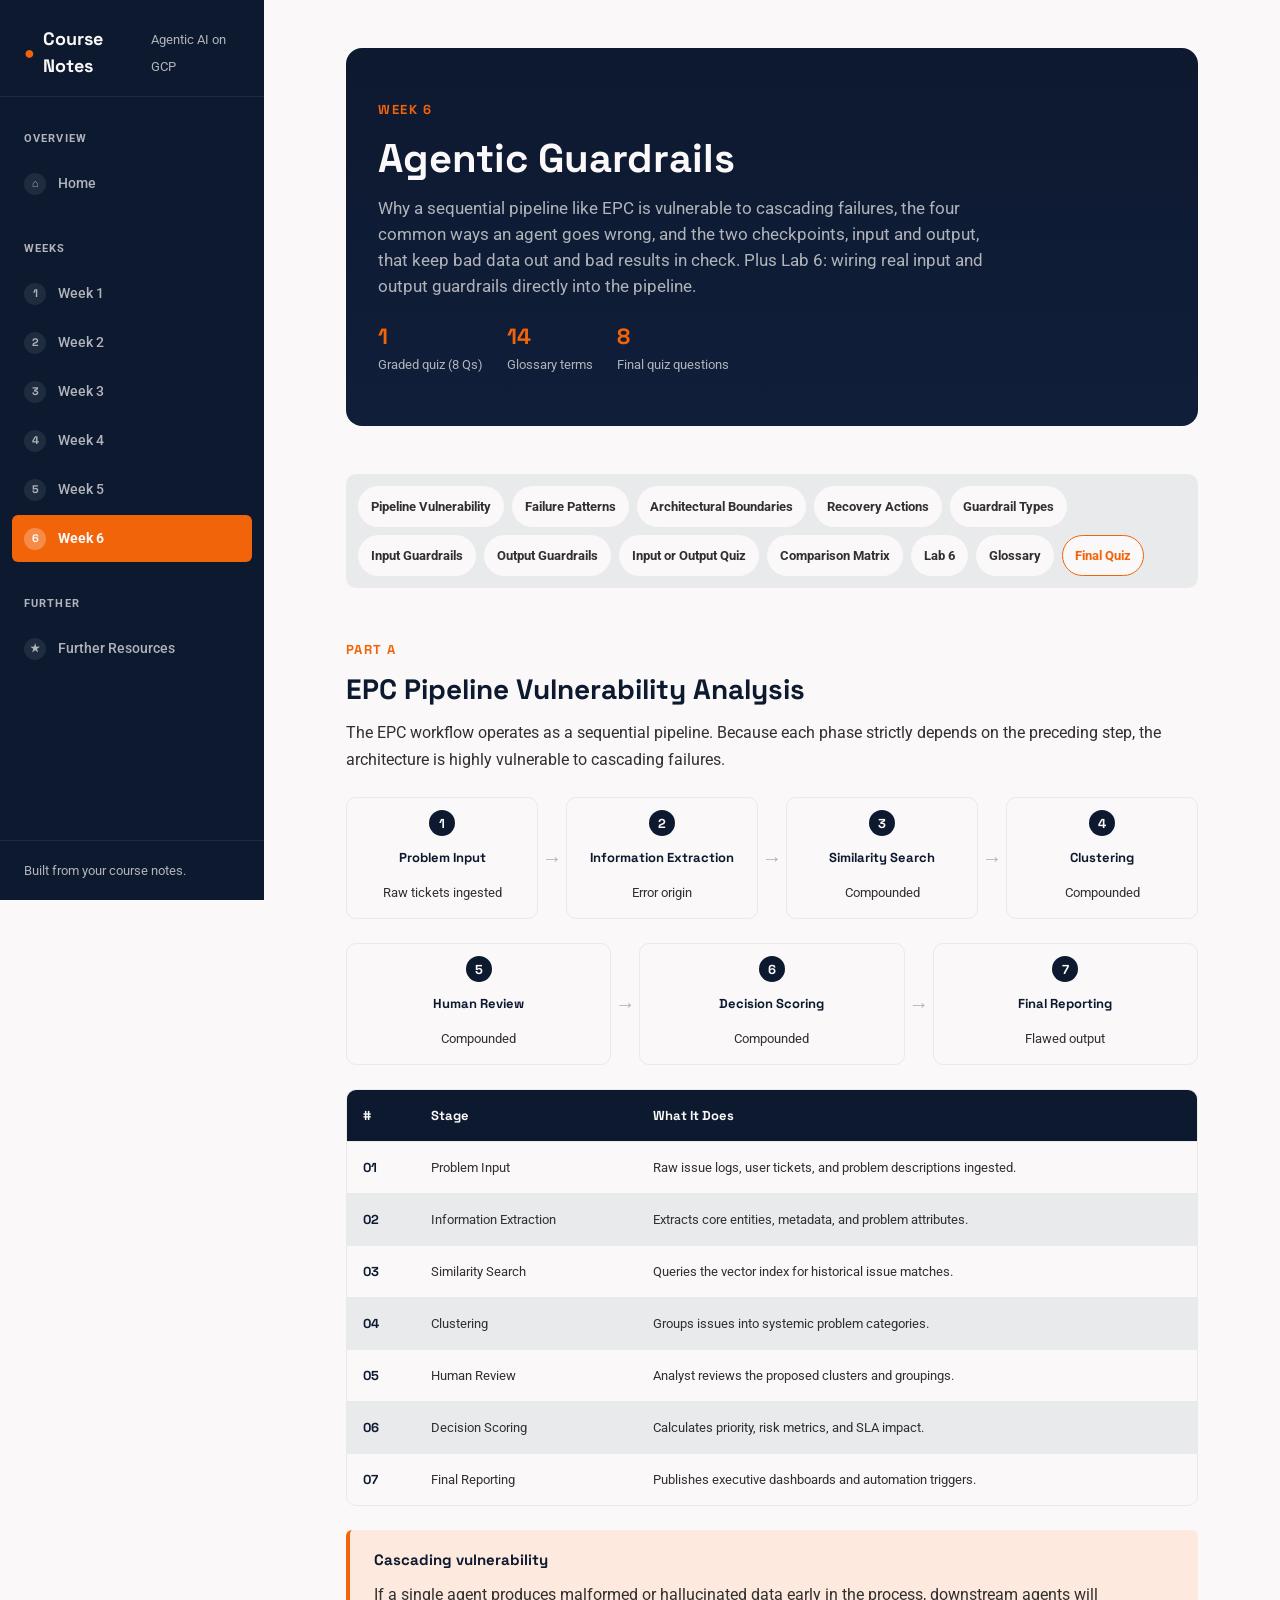
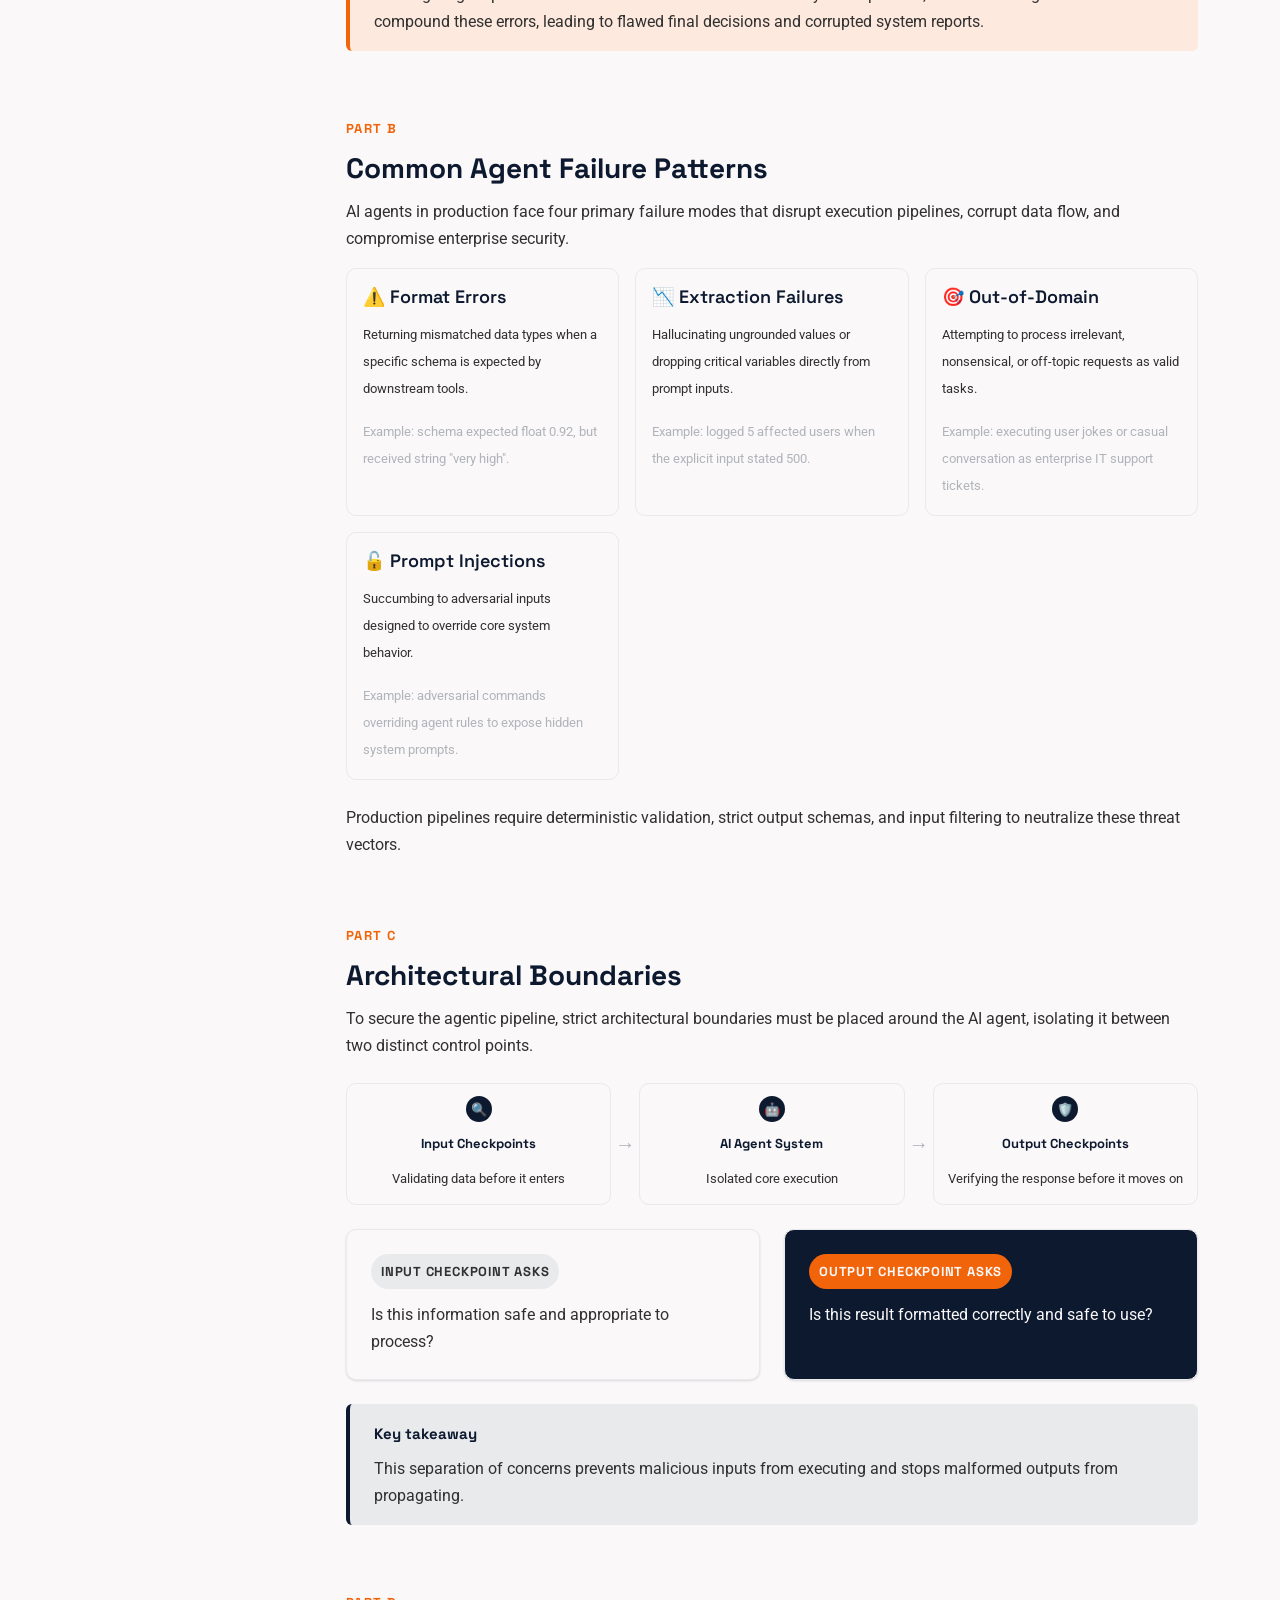
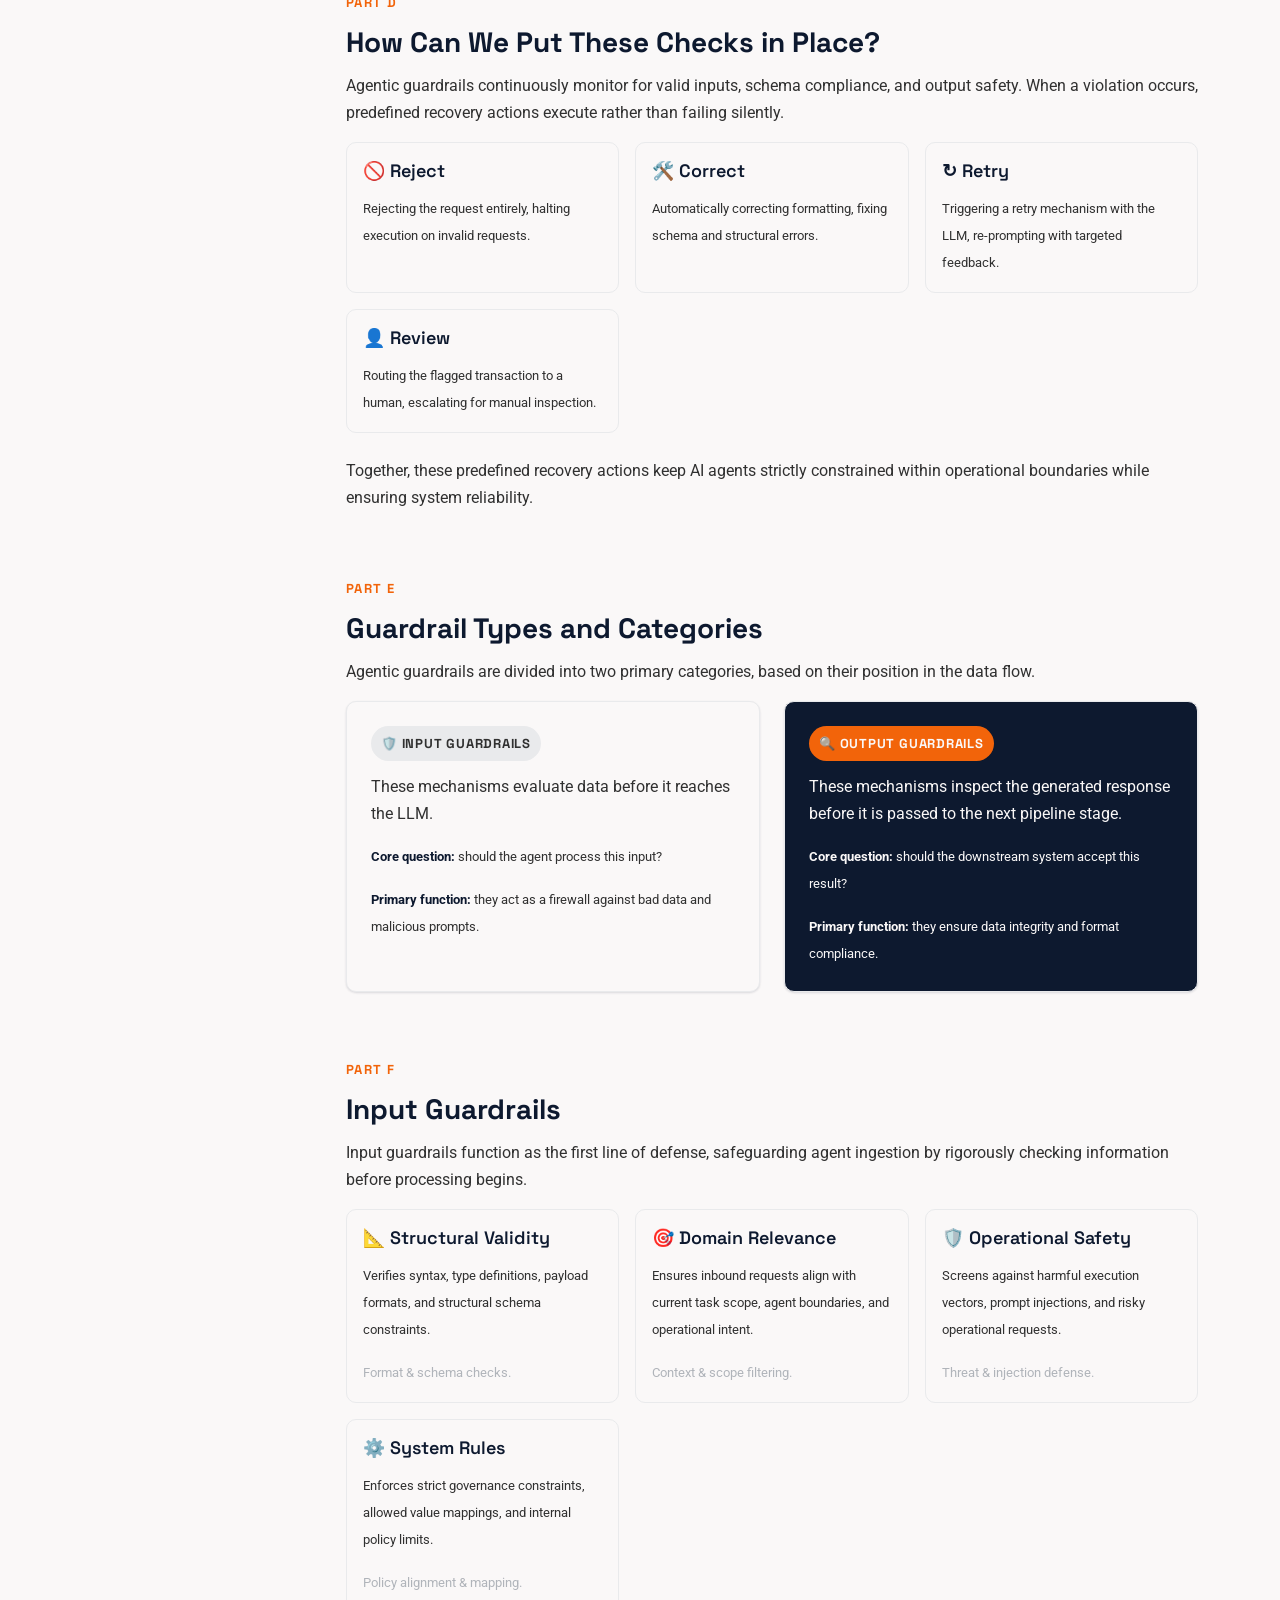
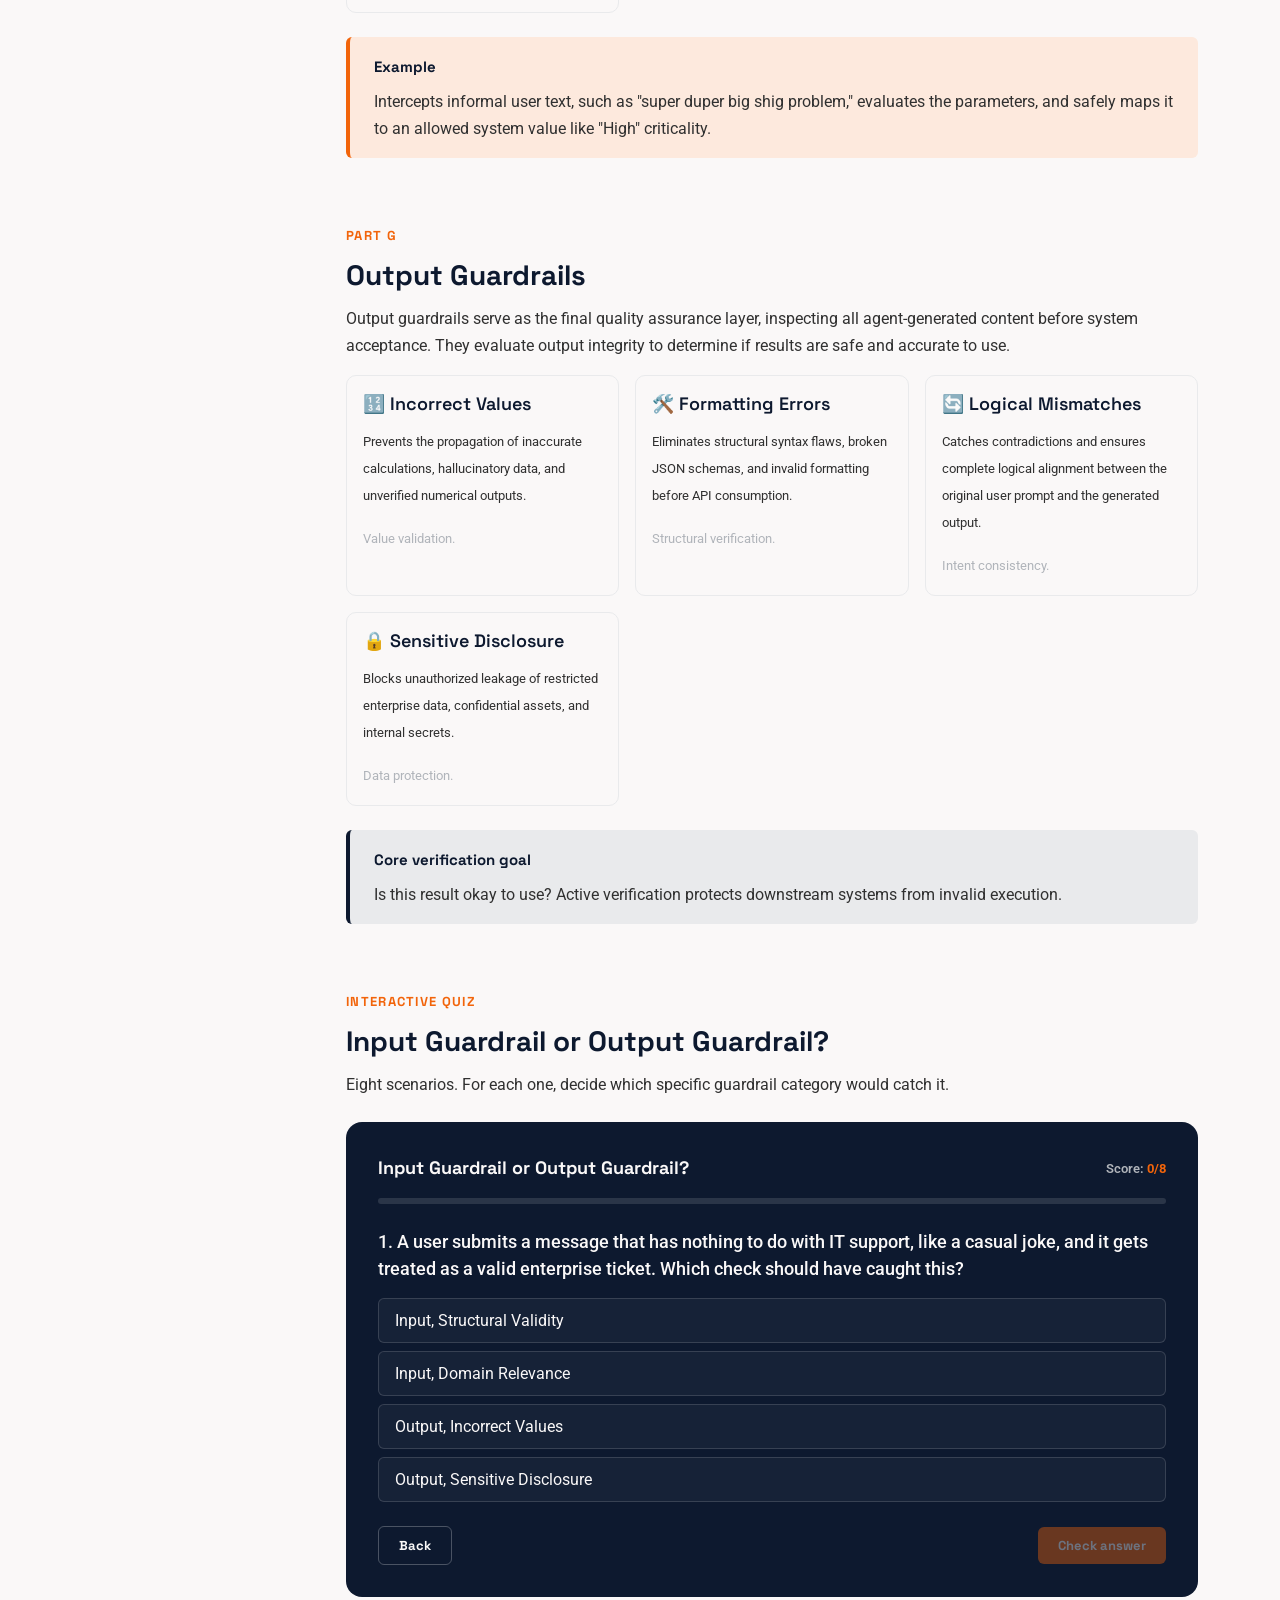
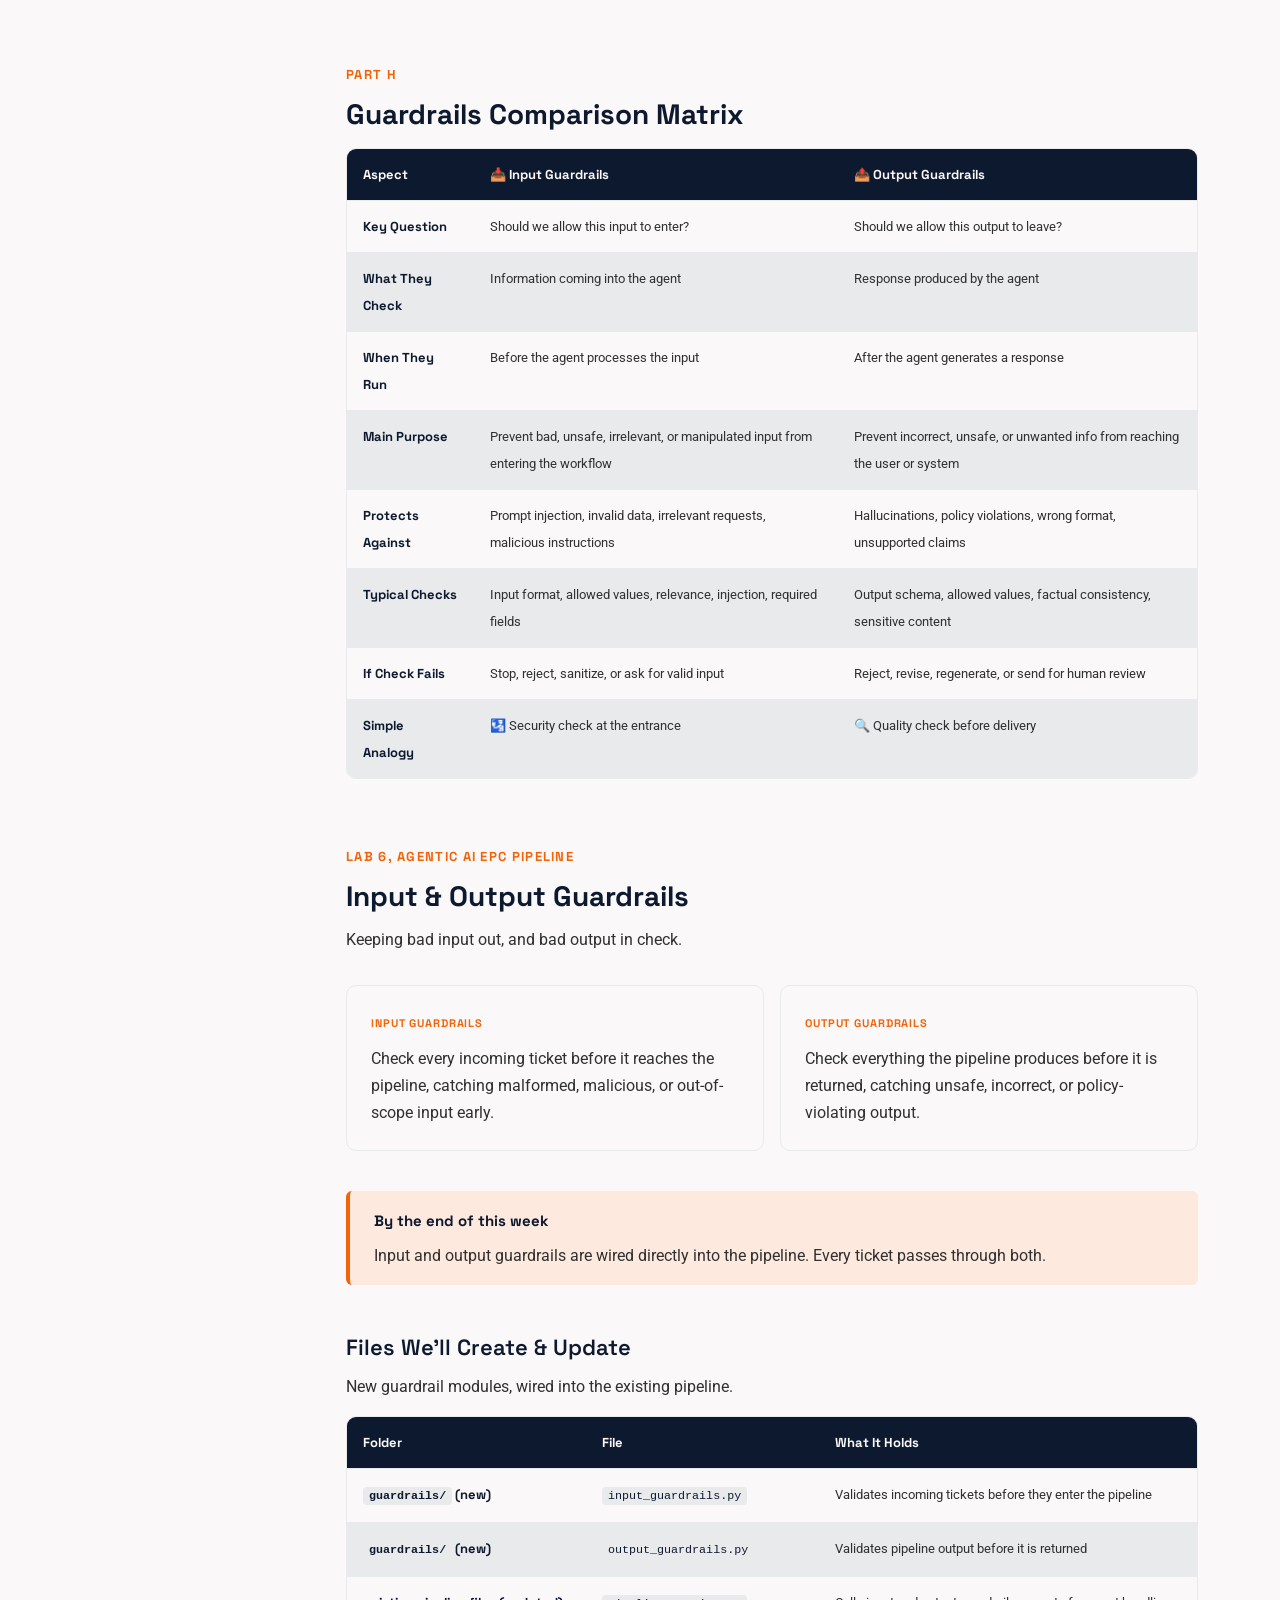
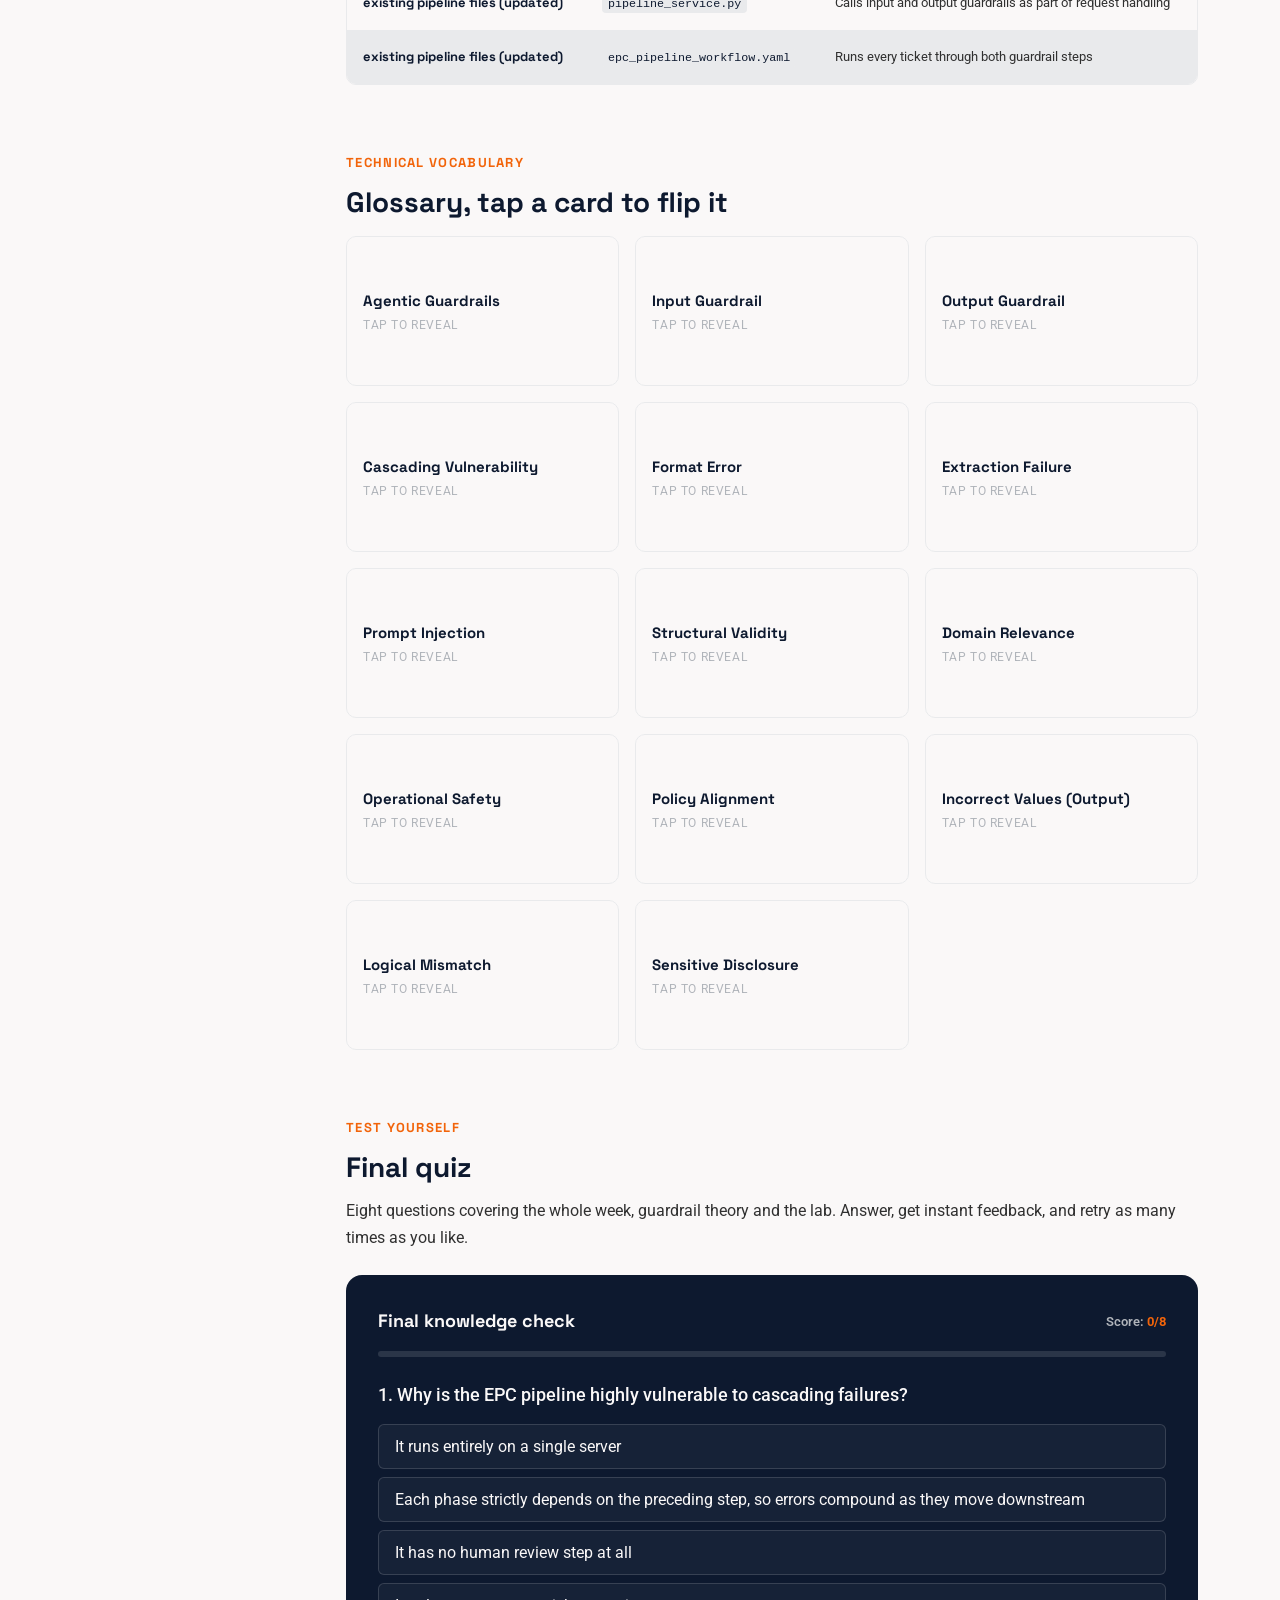
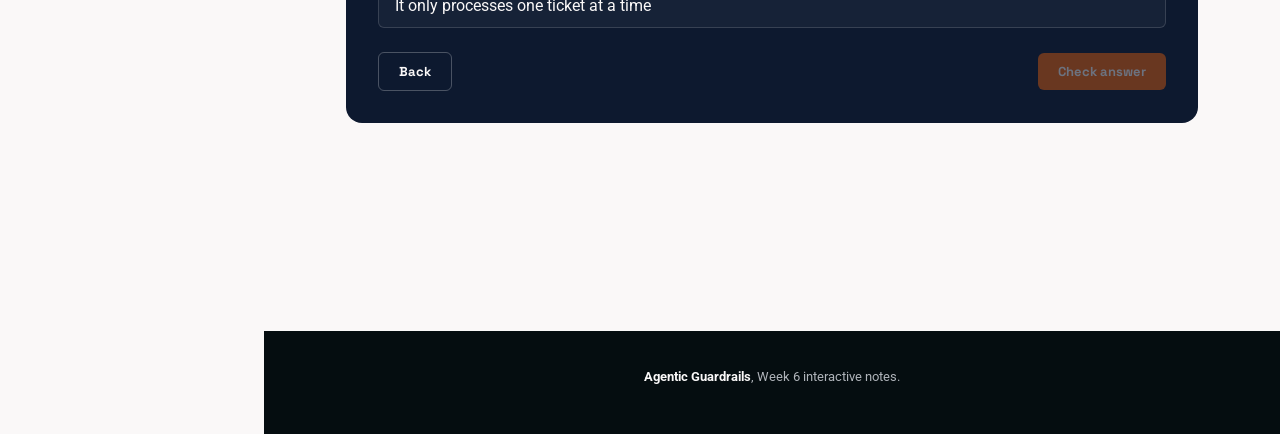
<file: week6.html>
<!DOCTYPE html>
<html lang="en">
<head>
<meta charset="UTF-8">
<meta name="viewport" content="width=device-width, initial-scale=1.0">
<title>Week 6: Agentic Guardrails | Agentic AI on GCP</title>
<link rel="preconnect" href="https://fonts.googleapis.com">
<link rel="preconnect" href="https://fonts.gstatic.com" crossorigin>
<link href="https://fonts.googleapis.com/css2?family=Space+Grotesk:wght@500;600;700&family=Roboto:wght@400;500;700&display=swap" rel="stylesheet">
<link rel="stylesheet" href="assets/styles.css">
</head>
<body>

<a href="#main-content" class="skip-link">Skip to main content</a>
<div class="progress-track" aria-hidden="true"><div class="progress-fill" id="readProgress"></div></div>

<button class="sidebar-toggle" id="sidebarToggle" aria-expanded="false" aria-controls="sidebar">☰ Menu</button>
<div class="sidebar-overlay" id="sidebarOverlay"></div>

<div class="app-shell">
  <aside class="sidebar" id="sidebar" aria-label="Course navigation">
    <div class="sidebar-brand"><span class="dot">●</span> Course Notes<span class="sub">Agentic AI on GCP</span></div>
    <nav class="sidebar-nav">
      <div class="sidebar-group-label">Overview</div>
      <ul><li><a class="sidebar-link" href="index.html"><span class="num" aria-hidden="true">⌂</span> Home</a></li></ul>
      <div class="sidebar-group-label">Weeks</div>
      <ul>
        <li><a class="sidebar-link" href="week1.html"><span class="num" aria-hidden="true">1</span> Week 1</a></li>
        <li><a class="sidebar-link" href="week2.html"><span class="num" aria-hidden="true">2</span> Week 2</a></li>
        <li><a class="sidebar-link" href="week3.html"><span class="num" aria-hidden="true">3</span> Week 3</a></li>
        <li><a class="sidebar-link" href="week4.html"><span class="num" aria-hidden="true">4</span> Week 4</a></li>
        <li><a class="sidebar-link" href="week5.html"><span class="num" aria-hidden="true">5</span> Week 5</a></li>
        <li><a class="sidebar-link" href="week6.html"><span class="num" aria-hidden="true">6</span> Week 6</a></li>
      </ul>
      <div class="sidebar-group-label">Further</div>
      <ul><li><a class="sidebar-link" href="resources.html"><span class="num" aria-hidden="true">★</span> Further Resources</a></li></ul>
    </nav>
    <div class="sidebar-foot">Built from your course notes.</div>
  </aside>

  <div class="content-col">
    <main class="page" id="main-content">

      <section class="page-hero">
        <div class="page-eyebrow">Week 6</div>
        <h1>Agentic Guardrails</h1>
        <p>Why a sequential pipeline like EPC is vulnerable to cascading failures, the four common ways an agent goes wrong, and the two checkpoints, input and output, that keep bad data out and bad results in check. Plus Lab 6: wiring real input and output guardrails directly into the pipeline.</p>
        <div class="page-hero-meta">
          <div class="hero-stat"><span class="num">1</span><span class="lbl">Graded quiz (8 Qs)</span></div>
          <div class="hero-stat"><span class="num">14</span><span class="lbl">Glossary terms</span></div>
          <div class="hero-stat"><span class="num">8</span><span class="lbl">Final quiz questions</span></div>
        </div>
      </section>

      <nav class="jump-nav" aria-label="Jump to section">
        <a href="#part-a">Pipeline Vulnerability</a>
        <a href="#part-b">Failure Patterns</a>
        <a href="#part-c">Architectural Boundaries</a>
        <a href="#part-d">Recovery Actions</a>
        <a href="#part-e">Guardrail Types</a>
        <a href="#part-f">Input Guardrails</a>
        <a href="#part-g">Output Guardrails</a>
        <a href="#quiz-guardrails">Input or Output Quiz</a>
        <a href="#part-h">Comparison Matrix</a>
        <a href="#lab-6">Lab 6</a>
        <a href="#glossary">Glossary</a>
        <a href="#final-quiz">Final Quiz</a>
      </nav>

      <!-- ============ PART A ============ -->
      <section id="part-a">
        <div class="section-kicker">Part A</div>
        <h2>EPC Pipeline Vulnerability Analysis</h2>
        <p>The EPC workflow operates as a sequential pipeline. Because each phase strictly depends on the preceding step, the architecture is highly vulnerable to cascading failures.</p>

        <div class="flow" role="list" aria-label="EPC pipeline stages">
          <div class="flow-step" role="listitem"><div class="flow-num">1</div><div class="flow-label">Problem Input</div><p style="font-size:var(--small);margin:var(--sp-2) 0 0">Raw tickets ingested</p></div>
          <div class="flow-arrow" aria-hidden="true">→</div>
          <div class="flow-step" role="listitem"><div class="flow-num">2</div><div class="flow-label">Information Extraction</div><p style="font-size:var(--small);margin:var(--sp-2) 0 0">Error origin</p></div>
          <div class="flow-arrow" aria-hidden="true">→</div>
          <div class="flow-step" role="listitem"><div class="flow-num">3</div><div class="flow-label">Similarity Search</div><p style="font-size:var(--small);margin:var(--sp-2) 0 0">Compounded</p></div>
          <div class="flow-arrow" aria-hidden="true">→</div>
          <div class="flow-step" role="listitem"><div class="flow-num">4</div><div class="flow-label">Clustering</div><p style="font-size:var(--small);margin:var(--sp-2) 0 0">Compounded</p></div>
        </div>
        <div class="flow" role="list" aria-label="EPC pipeline stages continued" style="margin-top:0">
          <div class="flow-step" role="listitem"><div class="flow-num">5</div><div class="flow-label">Human Review</div><p style="font-size:var(--small);margin:var(--sp-2) 0 0">Compounded</p></div>
          <div class="flow-arrow" aria-hidden="true">→</div>
          <div class="flow-step" role="listitem"><div class="flow-num">6</div><div class="flow-label">Decision Scoring</div><p style="font-size:var(--small);margin:var(--sp-2) 0 0">Compounded</p></div>
          <div class="flow-arrow" aria-hidden="true">→</div>
          <div class="flow-step" role="listitem"><div class="flow-num">7</div><div class="flow-label">Final Reporting</div><p style="font-size:var(--small);margin:var(--sp-2) 0 0">Flawed output</p></div>
        </div>

        <div class="table-wrap">
          <table>
            <thead><tr><th scope="col">#</th><th scope="col">Stage</th><th scope="col">What It Does</th></tr></thead>
            <tbody>
              <tr><td>01</td><td>Problem Input</td><td>Raw issue logs, user tickets, and problem descriptions ingested.</td></tr>
              <tr><td>02</td><td>Information Extraction</td><td>Extracts core entities, metadata, and problem attributes.</td></tr>
              <tr><td>03</td><td>Similarity Search</td><td>Queries the vector index for historical issue matches.</td></tr>
              <tr><td>04</td><td>Clustering</td><td>Groups issues into systemic problem categories.</td></tr>
              <tr><td>05</td><td>Human Review</td><td>Analyst reviews the proposed clusters and groupings.</td></tr>
              <tr><td>06</td><td>Decision Scoring</td><td>Calculates priority, risk metrics, and SLA impact.</td></tr>
              <tr><td>07</td><td>Final Reporting</td><td>Publishes executive dashboards and automation triggers.</td></tr>
            </tbody>
          </table>
        </div>

        <div class="callout">
          <div class="callout-label">Cascading vulnerability</div>
          <p>If a single agent produces malformed or hallucinated data early in the process, downstream agents will compound these errors, leading to flawed final decisions and corrupted system reports.</p>
        </div>
      </section>

      <!-- ============ PART B ============ -->
      <section id="part-b">
        <div class="section-kicker">Part B</div>
        <h2>Common Agent Failure Patterns</h2>
        <p>AI agents in production face four primary failure modes that disrupt execution pipelines, corrupt data flow, and compromise enterprise security.</p>

        <div class="card-grid">
          <div class="acc-card" style="padding:var(--sp-4)">
            <h4>⚠️ Format Errors</h4>
            <p style="font-size:var(--small)">Returning mismatched data types when a specific schema is expected by downstream tools.</p>
            <p style="font-size:var(--small);color:var(--dust);margin-bottom:0">Example: schema expected float 0.92, but received string "very high".</p>
          </div>
          <div class="acc-card" style="padding:var(--sp-4)">
            <h4>📉 Extraction Failures</h4>
            <p style="font-size:var(--small)">Hallucinating ungrounded values or dropping critical variables directly from prompt inputs.</p>
            <p style="font-size:var(--small);color:var(--dust);margin-bottom:0">Example: logged 5 affected users when the explicit input stated 500.</p>
          </div>
          <div class="acc-card" style="padding:var(--sp-4)">
            <h4>🎯 Out-of-Domain</h4>
            <p style="font-size:var(--small)">Attempting to process irrelevant, nonsensical, or off-topic requests as valid tasks.</p>
            <p style="font-size:var(--small);color:var(--dust);margin-bottom:0">Example: executing user jokes or casual conversation as enterprise IT support tickets.</p>
          </div>
          <div class="acc-card" style="padding:var(--sp-4)">
            <h4>🔓 Prompt Injections</h4>
            <p style="font-size:var(--small)">Succumbing to adversarial inputs designed to override core system behavior.</p>
            <p style="font-size:var(--small);color:var(--dust);margin-bottom:0">Example: adversarial commands overriding agent rules to expose hidden system prompts.</p>
          </div>
        </div>
        <p style="margin-top:var(--sp-5)">Production pipelines require deterministic validation, strict output schemas, and input filtering to neutralize these threat vectors.</p>
      </section>

      <!-- ============ PART C ============ -->
      <section id="part-c">
        <div class="section-kicker">Part C</div>
        <h2>Architectural Boundaries</h2>
        <p>To secure the agentic pipeline, strict architectural boundaries must be placed around the AI agent, isolating it between two distinct control points.</p>

        <div class="flow" role="list" aria-label="Architectural boundary flow">
          <div class="flow-step" role="listitem"><div class="flow-num">🔍</div><div class="flow-label">Input Checkpoints</div><p style="font-size:var(--small);margin:var(--sp-2) 0 0">Validating data before it enters</p></div>
          <div class="flow-arrow" aria-hidden="true">→</div>
          <div class="flow-step" role="listitem"><div class="flow-num">🤖</div><div class="flow-label">AI Agent System</div><p style="font-size:var(--small);margin:var(--sp-2) 0 0">Isolated core execution</p></div>
          <div class="flow-arrow" aria-hidden="true">→</div>
          <div class="flow-step" role="listitem"><div class="flow-num">🛡️</div><div class="flow-label">Output Checkpoints</div><p style="font-size:var(--small);margin:var(--sp-2) 0 0">Verifying the response before it moves on</p></div>
        </div>

        <div class="compare-grid">
          <div class="compare-card light">
            <span class="compare-tag">Input Checkpoint Asks</span>
            <p style="margin-bottom:0">Is this information safe and appropriate to process?</p>
          </div>
          <div class="compare-card dark">
            <span class="compare-tag">Output Checkpoint Asks</span>
            <p style="margin-bottom:0">Is this result formatted correctly and safe to use?</p>
          </div>
        </div>

        <div class="callout deep">
          <div class="callout-label">Key takeaway</div>
          <p>This separation of concerns prevents malicious inputs from executing and stops malformed outputs from propagating.</p>
        </div>
      </section>

      <!-- ============ PART D ============ -->
      <section id="part-d">
        <div class="section-kicker">Part D</div>
        <h2>How Can We Put These Checks in Place?</h2>
        <p>Agentic guardrails continuously monitor for valid inputs, schema compliance, and output safety. When a violation occurs, predefined recovery actions execute rather than failing silently.</p>

        <div class="card-grid">
          <div class="acc-card" style="padding:var(--sp-4)">
            <h4>🚫 Reject</h4>
            <p style="font-size:var(--small);margin-bottom:0">Rejecting the request entirely, halting execution on invalid requests.</p>
          </div>
          <div class="acc-card" style="padding:var(--sp-4)">
            <h4>🛠️ Correct</h4>
            <p style="font-size:var(--small);margin-bottom:0">Automatically correcting formatting, fixing schema and structural errors.</p>
          </div>
          <div class="acc-card" style="padding:var(--sp-4)">
            <h4>↻ Retry</h4>
            <p style="font-size:var(--small);margin-bottom:0">Triggering a retry mechanism with the LLM, re-prompting with targeted feedback.</p>
          </div>
          <div class="acc-card" style="padding:var(--sp-4)">
            <h4>👤 Review</h4>
            <p style="font-size:var(--small);margin-bottom:0">Routing the flagged transaction to a human, escalating for manual inspection.</p>
          </div>
        </div>
        <p style="margin-top:var(--sp-5)">Together, these predefined recovery actions keep AI agents strictly constrained within operational boundaries while ensuring system reliability.</p>
      </section>

      <!-- ============ PART E ============ -->
      <section id="part-e">
        <div class="section-kicker">Part E</div>
        <h2>Guardrail Types and Categories</h2>
        <p>Agentic guardrails are divided into two primary categories, based on their position in the data flow.</p>

        <div class="compare-grid">
          <div class="compare-card light">
            <span class="compare-tag">🛡️ Input Guardrails</span>
            <p>These mechanisms evaluate data before it reaches the LLM.</p>
            <p style="font-size:var(--small)"><strong>Core question:</strong> should the agent process this input?</p>
            <p style="font-size:var(--small);margin-bottom:0"><strong>Primary function:</strong> they act as a firewall against bad data and malicious prompts.</p>
          </div>
          <div class="compare-card dark">
            <span class="compare-tag">🔍 Output Guardrails</span>
            <p>These mechanisms inspect the generated response before it is passed to the next pipeline stage.</p>
            <p style="font-size:var(--small)"><strong>Core question:</strong> should the downstream system accept this result?</p>
            <p style="font-size:var(--small);margin-bottom:0"><strong>Primary function:</strong> they ensure data integrity and format compliance.</p>
          </div>
        </div>
      </section>

      <!-- ============ PART F ============ -->
      <section id="part-f">
        <div class="section-kicker">Part F</div>
        <h2>Input Guardrails</h2>
        <p>Input guardrails function as the first line of defense, safeguarding agent ingestion by rigorously checking information before processing begins.</p>

        <div class="card-grid">
          <div class="acc-card" style="padding:var(--sp-4)">
            <h4>📐 Structural Validity</h4>
            <p style="font-size:var(--small)">Verifies syntax, type definitions, payload formats, and structural schema constraints.</p>
            <p style="font-size:var(--small);color:var(--dust);margin-bottom:0">Format &amp; schema checks.</p>
          </div>
          <div class="acc-card" style="padding:var(--sp-4)">
            <h4>🎯 Domain Relevance</h4>
            <p style="font-size:var(--small)">Ensures inbound requests align with current task scope, agent boundaries, and operational intent.</p>
            <p style="font-size:var(--small);color:var(--dust);margin-bottom:0">Context &amp; scope filtering.</p>
          </div>
          <div class="acc-card" style="padding:var(--sp-4)">
            <h4>🛡️ Operational Safety</h4>
            <p style="font-size:var(--small)">Screens against harmful execution vectors, prompt injections, and risky operational requests.</p>
            <p style="font-size:var(--small);color:var(--dust);margin-bottom:0">Threat &amp; injection defense.</p>
          </div>
          <div class="acc-card" style="padding:var(--sp-4)">
            <h4>⚙️ System Rules</h4>
            <p style="font-size:var(--small)">Enforces strict governance constraints, allowed value mappings, and internal policy limits.</p>
            <p style="font-size:var(--small);color:var(--dust);margin-bottom:0">Policy alignment &amp; mapping.</p>
          </div>
        </div>

        <div class="callout" style="margin-top:var(--sp-5)">
          <div class="callout-label">Example</div>
          <p>Intercepts informal user text, such as "super duper big shig problem," evaluates the parameters, and safely maps it to an allowed system value like "High" criticality.</p>
        </div>
      </section>

      <!-- ============ PART G ============ -->
      <section id="part-g">
        <div class="section-kicker">Part G</div>
        <h2>Output Guardrails</h2>
        <p>Output guardrails serve as the final quality assurance layer, inspecting all agent-generated content before system acceptance. They evaluate output integrity to determine if results are safe and accurate to use.</p>

        <div class="card-grid">
          <div class="acc-card" style="padding:var(--sp-4)">
            <h4>🔢 Incorrect Values</h4>
            <p style="font-size:var(--small)">Prevents the propagation of inaccurate calculations, hallucinatory data, and unverified numerical outputs.</p>
            <p style="font-size:var(--small);color:var(--dust);margin-bottom:0">Value validation.</p>
          </div>
          <div class="acc-card" style="padding:var(--sp-4)">
            <h4>🛠️ Formatting Errors</h4>
            <p style="font-size:var(--small)">Eliminates structural syntax flaws, broken JSON schemas, and invalid formatting before API consumption.</p>
            <p style="font-size:var(--small);color:var(--dust);margin-bottom:0">Structural verification.</p>
          </div>
          <div class="acc-card" style="padding:var(--sp-4)">
            <h4>🔄 Logical Mismatches</h4>
            <p style="font-size:var(--small)">Catches contradictions and ensures complete logical alignment between the original user prompt and the generated output.</p>
            <p style="font-size:var(--small);color:var(--dust);margin-bottom:0">Intent consistency.</p>
          </div>
          <div class="acc-card" style="padding:var(--sp-4)">
            <h4>🔒 Sensitive Disclosure</h4>
            <p style="font-size:var(--small)">Blocks unauthorized leakage of restricted enterprise data, confidential assets, and internal secrets.</p>
            <p style="font-size:var(--small);color:var(--dust);margin-bottom:0">Data protection.</p>
          </div>
        </div>

        <div class="callout deep" style="margin-top:var(--sp-5)">
          <div class="callout-label">Core verification goal</div>
          <p>Is this result okay to use? Active verification protects downstream systems from invalid execution.</p>
        </div>
      </section>

      <!-- ============ QUIZ: INPUT OR OUTPUT ============ -->
      <section id="quiz-guardrails">
        <div class="section-kicker">Interactive quiz</div>
        <h2>Input Guardrail or Output Guardrail?</h2>
        <p>Eight scenarios. For each one, decide which specific guardrail category would catch it.</p>

        <div class="quiz" data-quiz='[
          {"prompt":"A user submits a message that has nothing to do with IT support, like a casual joke, and it gets treated as a valid enterprise ticket. Which check should have caught this?","options":["Input, Structural Validity","Input, Domain Relevance","Output, Incorrect Values","Output, Sensitive Disclosure"],"correct":1,"explain":"Domain Relevance ensures inbound requests align with the current task scope and operational intent, exactly the out-of-domain failure pattern described in the notes."},
          {"prompt":"An incoming ticket contains adversarial commands trying to override the agent\u2019s rules and expose its hidden system prompt. Which check should catch this?","options":["Input, Operational Safety","Input, System Rules","Output, Logical Mismatches","Output, Formatting Errors"],"correct":0,"explain":"Operational Safety screens against harmful execution vectors and prompt injections, which is exactly this scenario."},
          {"prompt":"A ticket says \\u201csuper duper big shig problem\\u201d and needs to be safely mapped to an allowed system value like \\u201cHigh\\u201d criticality. Which check handles this?","options":["Input, Domain Relevance","Input, System Rules","Output, Incorrect Values","Output, Logical Mismatches"],"correct":1,"explain":"System Rules enforces governance constraints and allowed value mappings, matching the exact example given for this category."},
          {"prompt":"A ticket payload is missing required fields, or a field that should be a number arrives as a string. Which check should catch this?","options":["Input, Structural Validity","Input, Operational Safety","Output, Formatting Errors","Output, Sensitive Disclosure"],"correct":0,"explain":"Structural Validity verifies syntax, type definitions, payload formats, and schema constraints on incoming data."},
          {"prompt":"The agent\u2019s output includes a statistic that was never verified and does not actually appear anywhere in the source data. Which check should catch this?","options":["Input, Structural Validity","Input, Domain Relevance","Output, Incorrect Values","Output, Logical Mismatches"],"correct":2,"explain":"Incorrect Values prevents the propagation of inaccurate calculations, hallucinatory data, and unverified numerical outputs."},
          {"prompt":"The agent returns a broken JSON object that the next system in the pipeline cannot parse. Which check should catch this?","options":["Input, Structural Validity","Output, Formatting Errors","Output, Incorrect Values","Input, System Rules"],"correct":1,"explain":"Formatting Errors eliminates structural syntax flaws and broken JSON schemas before the output reaches the next API."},
          {"prompt":"The agent\u2019s final answer directly contradicts what the user originally asked for. Which check should catch this?","options":["Output, Logical Mismatches","Output, Sensitive Disclosure","Input, Domain Relevance","Input, Operational Safety"],"correct":0,"explain":"Logical Mismatches catches contradictions and checks that the output stays consistent with the original prompt\u2019s intent."},
          {"prompt":"The agent\u2019s response accidentally includes an internal company secret that should never reach the end user. Which check should catch this?","options":["Input, Operational Safety","Output, Incorrect Values","Output, Sensitive Disclosure","Input, System Rules"],"correct":2,"explain":"Sensitive Disclosure blocks unauthorized leakage of restricted enterprise data, confidential assets, and internal secrets."}
        ]'>
          <div class="quiz-header"><h3 class="quiz-title">Input Guardrail or Output Guardrail?</h3><span class="quiz-score">Score: <strong><span data-score>0</span>/<span data-total>0</span></strong></span></div>
          <div class="quiz-progress-track"><div class="quiz-progress-fill" data-progress></div></div>
          <div data-questions></div>
          <div class="quiz-result" data-result><div class="score-num"><span data-final-score></span>/<span data-final-total></span></div><p data-final-msg></p><button class="btn btn-primary" data-retry>Try again</button></div>
          <div class="quiz-nav" data-nav-controls><button class="btn btn-ghost" data-prev disabled>Back</button><button class="btn btn-primary" data-next disabled>Check answer</button></div>
        </div>
      </section>

      <!-- ============ PART H ============ -->
      <section id="part-h">
        <div class="section-kicker">Part H</div>
        <h2>Guardrails Comparison Matrix</h2>
        <div class="table-wrap">
          <table>
            <thead><tr><th scope="col">Aspect</th><th scope="col">📥 Input Guardrails</th><th scope="col">📤 Output Guardrails</th></tr></thead>
            <tbody>
              <tr><td>Key Question</td><td>Should we allow this input to enter?</td><td>Should we allow this output to leave?</td></tr>
              <tr><td>What They Check</td><td>Information coming into the agent</td><td>Response produced by the agent</td></tr>
              <tr><td>When They Run</td><td>Before the agent processes the input</td><td>After the agent generates a response</td></tr>
              <tr><td>Main Purpose</td><td>Prevent bad, unsafe, irrelevant, or manipulated input from entering the workflow</td><td>Prevent incorrect, unsafe, or unwanted info from reaching the user or system</td></tr>
              <tr><td>Protects Against</td><td>Prompt injection, invalid data, irrelevant requests, malicious instructions</td><td>Hallucinations, policy violations, wrong format, unsupported claims</td></tr>
              <tr><td>Typical Checks</td><td>Input format, allowed values, relevance, injection, required fields</td><td>Output schema, allowed values, factual consistency, sensitive content</td></tr>
              <tr><td>If Check Fails</td><td>Stop, reject, sanitize, or ask for valid input</td><td>Reject, revise, regenerate, or send for human review</td></tr>
              <tr><td>Simple Analogy</td><td>🛂 Security check at the entrance</td><td>🔍 Quality check before delivery</td></tr>
            </tbody>
          </table>
        </div>
      </section>

      <!-- ============ LAB 6 ============ -->
      <section id="lab-6">
        <div class="section-kicker">Lab 6, Agentic AI EPC Pipeline</div>
        <h2>Input &amp; Output Guardrails</h2>
        <p>Keeping bad input out, and bad output in check.</p>

        <div class="card-grid cols-2">
          <div class="def-card">
            <div class="def-label">Input Guardrails</div>
            <p style="margin-bottom:0">Check every incoming ticket before it reaches the pipeline, catching malformed, malicious, or out-of-scope input early.</p>
          </div>
          <div class="def-card">
            <div class="def-label">Output Guardrails</div>
            <p style="margin-bottom:0">Check everything the pipeline produces before it is returned, catching unsafe, incorrect, or policy-violating output.</p>
          </div>
        </div>

        <div class="callout">
          <div class="callout-label">By the end of this week</div>
          <p>Input and output guardrails are wired directly into the pipeline. Every ticket passes through both.</p>
        </div>

        <h3 style="margin-top:var(--sp-7)">Files We'll Create &amp; Update</h3>
        <p>New guardrail modules, wired into the existing pipeline.</p>
        <div class="table-wrap">
          <table>
            <thead><tr><th scope="col">Folder</th><th scope="col">File</th><th scope="col">What It Holds</th></tr></thead>
            <tbody>
              <tr><td><code>guardrails/</code> (new)</td><td><code>input_guardrails.py</code></td><td>Validates incoming tickets before they enter the pipeline</td></tr>
              <tr><td><code>guardrails/</code> (new)</td><td><code>output_guardrails.py</code></td><td>Validates pipeline output before it is returned</td></tr>
              <tr><td>existing pipeline files (updated)</td><td><code>pipeline_service.py</code></td><td>Calls input and output guardrails as part of request handling</td></tr>
              <tr><td>existing pipeline files (updated)</td><td><code>epc_pipeline_workflow.yaml</code></td><td>Runs every ticket through both guardrail steps</td></tr>
            </tbody>
          </table>
        </div>
      </section>

      <!-- ============ GLOSSARY ============ -->
      <section id="glossary">
        <div class="section-kicker">Technical vocabulary</div>
        <h2>Glossary, tap a card to flip it</h2>
        <div class="glossary-grid">
          <div class="flip-card"><button type="button" aria-pressed="false" aria-label="Term: Agentic Guardrails. Tap to reveal definition."><div class="flip-inner"><div class="flip-face flip-front"><span class="term">Agentic Guardrails</span><span class="hint">Tap to reveal</span></div><div class="flip-face flip-back"><p>Rules and validation applied to control AI agent behavior within a system pipeline.</p></div></div></button></div>
          <div class="flip-card"><button type="button" aria-pressed="false" aria-label="Term: Input Guardrail. Tap to reveal definition."><div class="flip-inner"><div class="flip-face flip-front"><span class="term">Input Guardrail</span><span class="hint">Tap to reveal</span></div><div class="flip-face flip-back"><p>A mechanism that evaluates data before it reaches the LLM, asking whether the agent should process this input.</p></div></div></button></div>
          <div class="flip-card"><button type="button" aria-pressed="false" aria-label="Term: Output Guardrail. Tap to reveal definition."><div class="flip-inner"><div class="flip-face flip-front"><span class="term">Output Guardrail</span><span class="hint">Tap to reveal</span></div><div class="flip-face flip-back"><p>A mechanism that inspects the generated response before it moves downstream, asking whether the system should accept this result.</p></div></div></button></div>
          <div class="flip-card"><button type="button" aria-pressed="false" aria-label="Term: Cascading Vulnerability. Tap to reveal definition."><div class="flip-inner"><div class="flip-face flip-front"><span class="term">Cascading Vulnerability</span><span class="hint">Tap to reveal</span></div><div class="flip-face flip-back"><p>When one agent's malformed or hallucinated data compounds through every downstream step, ending in a flawed final result.</p></div></div></button></div>
          <div class="flip-card"><button type="button" aria-pressed="false" aria-label="Term: Format Error. Tap to reveal definition."><div class="flip-inner"><div class="flip-face flip-front"><span class="term">Format Error</span><span class="hint">Tap to reveal</span></div><div class="flip-face flip-back"><p>Returning a mismatched data type when a specific schema is expected by downstream tools.</p></div></div></button></div>
          <div class="flip-card"><button type="button" aria-pressed="false" aria-label="Term: Extraction Failure. Tap to reveal definition."><div class="flip-inner"><div class="flip-face flip-front"><span class="term">Extraction Failure</span><span class="hint">Tap to reveal</span></div><div class="flip-face flip-back"><p>Hallucinating an ungrounded value or dropping a critical variable straight from the prompt input.</p></div></div></button></div>
          <div class="flip-card"><button type="button" aria-pressed="false" aria-label="Term: Prompt Injection. Tap to reveal definition."><div class="flip-inner"><div class="flip-face flip-front"><span class="term">Prompt Injection</span><span class="hint">Tap to reveal</span></div><div class="flip-face flip-back"><p>An adversarial input designed to override an agent's core system behavior or instructions.</p></div></div></button></div>
          <div class="flip-card"><button type="button" aria-pressed="false" aria-label="Term: Structural Validity. Tap to reveal definition."><div class="flip-inner"><div class="flip-face flip-front"><span class="term">Structural Validity</span><span class="hint">Tap to reveal</span></div><div class="flip-face flip-back"><p>Verifying syntax, type definitions, payload formats, and schema constraints on incoming data.</p></div></div></button></div>
          <div class="flip-card"><button type="button" aria-pressed="false" aria-label="Term: Domain Relevance. Tap to reveal definition."><div class="flip-inner"><div class="flip-face flip-front"><span class="term">Domain Relevance</span><span class="hint">Tap to reveal</span></div><div class="flip-face flip-back"><p>Ensuring an inbound request aligns with the current task scope and the agent's intended boundaries.</p></div></div></button></div>
          <div class="flip-card"><button type="button" aria-pressed="false" aria-label="Term: Operational Safety. Tap to reveal definition."><div class="flip-inner"><div class="flip-face flip-front"><span class="term">Operational Safety</span><span class="hint">Tap to reveal</span></div><div class="flip-face flip-back"><p>Screening against harmful execution vectors, prompt injections, and risky operational requests.</p></div></div></button></div>
          <div class="flip-card"><button type="button" aria-pressed="false" aria-label="Term: Policy Alignment. Tap to reveal definition."><div class="flip-inner"><div class="flip-face flip-front"><span class="term">Policy Alignment</span><span class="hint">Tap to reveal</span></div><div class="flip-face flip-back"><p>Enforcing governance constraints and mapping informal input to allowed system values.</p></div></div></button></div>
          <div class="flip-card"><button type="button" aria-pressed="false" aria-label="Term: Incorrect Values (Output). Tap to reveal definition."><div class="flip-inner"><div class="flip-face flip-front"><span class="term">Incorrect Values (Output)</span><span class="hint">Tap to reveal</span></div><div class="flip-face flip-back"><p>Inaccurate calculations, hallucinatory data, or unverified numerical outputs slipping into a result.</p></div></div></button></div>
          <div class="flip-card"><button type="button" aria-pressed="false" aria-label="Term: Logical Mismatch. Tap to reveal definition."><div class="flip-inner"><div class="flip-face flip-front"><span class="term">Logical Mismatch</span><span class="hint">Tap to reveal</span></div><div class="flip-face flip-back"><p>A contradiction between what the user actually asked for and what the agent generated.</p></div></div></button></div>
          <div class="flip-card"><button type="button" aria-pressed="false" aria-label="Term: Sensitive Disclosure. Tap to reveal definition."><div class="flip-inner"><div class="flip-face flip-front"><span class="term">Sensitive Disclosure</span><span class="hint">Tap to reveal</span></div><div class="flip-face flip-back"><p>Unauthorized leakage of restricted enterprise data, confidential assets, or internal secrets in an output.</p></div></div></button></div>
        </div>
      </section>

      <!-- ============ FINAL QUIZ ============ -->
      <section id="final-quiz">
        <div class="section-kicker">Test yourself</div>
        <h2>Final quiz</h2>
        <p>Eight questions covering the whole week, guardrail theory and the lab. Answer, get instant feedback, and retry as many times as you like.</p>

        <div class="quiz" data-quiz='[
          {"prompt":"Why is the EPC pipeline highly vulnerable to cascading failures?","options":["It runs entirely on a single server","Each phase strictly depends on the preceding step, so errors compound as they move downstream","It has no human review step at all","It only processes one ticket at a time"],"correct":1,"explain":"Because each phase strictly depends on the preceding step, a single malformed or hallucinated result early on gets compounded by every stage that follows."},
          {"prompt":"In the EPC pipeline vulnerability diagram, which stage is labeled as the error origin?","options":["Problem Input","Information Extraction","Human Review","Final Reporting"],"correct":1,"explain":"Information Extraction is marked as the error origin, with every stage after it labeled as compounding that original error."},
          {"prompt":"Which common agent failure pattern is described by returning the string \\u201cvery high\\u201d when a schema expects a float like 0.92?","options":["Format Errors","Extraction Failures","Out-of-Domain","Prompt Injections"],"correct":0,"explain":"Format Errors means returning mismatched data types when a specific schema is expected by downstream tools."},
          {"prompt":"What question do Input Guardrails ask?","options":["Should we allow this output to leave?","Should the agent process this input?","Is this the correct pipeline stage?","Should a human review this ticket?"],"correct":1,"explain":"Input Guardrails evaluate data before it reaches the LLM, asking whether the agent should process this input at all."},
          {"prompt":"What question do Output Guardrails ask?","options":["Should the agent process this input?","Should the downstream system accept this result?","Is this ticket in the correct format?","Is this a prompt injection attempt?"],"correct":1,"explain":"Output Guardrails inspect the generated response before it moves downstream, asking whether the system should accept this result."},
          {"prompt":"Which recovery action means automatically fixing formatting or structural errors, rather than stopping execution?","options":["Reject","Correct","Retry","Review"],"correct":1,"explain":"Correct means automatically correcting formatting, fixing schema and structural errors, without halting the whole pipeline."},
          {"prompt":"Which recovery action means routing a flagged transaction to a person for manual inspection?","options":["Reject","Correct","Retry","Review"],"correct":3,"explain":"Review means routing the flagged transaction to a human, escalating it for manual inspection rather than deciding automatically."},
          {"prompt":"In Lab 6, which two new files are created inside the new guardrails folder?","options":["pipeline_service.py and epc_pipeline_workflow.yaml","input_guardrails.py and output_guardrails.py","hybrid_retrieval.py and mcp_server.py","drive_tool.py and gmail_tool.py"],"correct":1,"explain":"The new guardrails folder holds input_guardrails.py, which validates incoming tickets, and output_guardrails.py, which validates pipeline output before it is returned."}
        ]'>
          <div class="quiz-header"><h3 class="quiz-title">Final knowledge check</h3><span class="quiz-score">Score: <strong><span data-score>0</span>/<span data-total>0</span></strong></span></div>
          <div class="quiz-progress-track"><div class="quiz-progress-fill" data-progress></div></div>
          <div data-questions></div>
          <div class="quiz-result" data-result><div class="score-num"><span data-final-score></span>/<span data-final-total></span></div><p data-final-msg></p><button class="btn btn-primary" data-retry>Try again</button></div>
          <div class="quiz-nav" data-nav-controls><button class="btn btn-ghost" data-prev disabled>Back</button><button class="btn btn-primary" data-next disabled>Check answer</button></div>
        </div>
      </section>

    </main>

    <footer class="site-footer">
      <div class="page" style="padding:0 24px;"><p><strong>Agentic Guardrails</strong>, Week 6 interactive notes.</p></div>
    </footer>
  </div>
</div>

<script src="assets/app.js"></script>
</body>
</html>
</file>
<file: assets/styles.css>
/* ============================================================
   SCALE DESIGN SYSTEM v1.0 — SHARED TOKENS
   Used by every page in this course notes site.
   ============================================================ */
:root{
  --obsidian: #0D192F;
  --orange: #F2640A;
  --graphite: #303030;
  --dust: #B0B4BA;
  --azure-deep: #050D10;
  --snow: #FAF8F8;

  --orange-hover: #D9560A;
  --orange-active: #C24C08;
  --orange-tint: #FDE9DD;
  --dust-tint: #E9EAEC;
  --success: #1F7A4D;
  --success-tint: #E4F4EB;
  --danger: #B3261E;

  --font-display: 'Space Grotesk', 'Segoe UI', sans-serif;
  --font-body: 'Roboto', 'Segoe UI', sans-serif;

  --h1: 40px; --h1-lh: 48px;
  --h2: 28px; --h2-lh: 36px;
  --h3: 22px; --h3-lh: 28px;
  --h4: 18px; --h4-lh: 24px;
  --h5: 15px; --h5-lh: 20px;
  --body: 16px; --body-lh: 27px;
  --small: 13px; --small-lh: 18px;

  --sp-1: 4px; --sp-2: 8px; --sp-3: 12px; --sp-4: 16px;
  --sp-5: 24px; --sp-6: 32px; --sp-7: 48px; --sp-8: 64px; --sp-9: 96px;

  --shadow-1: 0 1px 2px rgba(13,25,47,0.08), 0 1px 3px rgba(13,25,47,0.06);
  --shadow-2: 0 4px 10px rgba(13,25,47,0.10), 0 2px 4px rgba(13,25,47,0.06);
  --shadow-3: 0 12px 28px rgba(13,25,47,0.16), 0 4px 8px rgba(13,25,47,0.08);

  --ease: cubic-bezier(0.2, 0.6, 0.2, 1);
  --dur-fast: 120ms;
  --dur-base: 220ms;
  --dur-slow: 420ms;

  --radius-s: 6px;
  --radius-m: 10px;
  --radius-l: 16px;

  --sidebar-w: 264px;
}

@media (prefers-reduced-motion: reduce){
  *, *::before, *::after{
    animation-duration: 0.001ms !important;
    animation-iteration-count: 1 !important;
    transition-duration: 0.001ms !important;
    scroll-behavior: auto !important;
  }
}

*{ box-sizing: border-box; }
html{ scroll-behavior: smooth; }
body{
  margin: 0;
  font-family: var(--font-body);
  font-size: var(--body);
  line-height: var(--body-lh);
  color: var(--graphite);
  background: var(--snow);
  -webkit-font-smoothing: antialiased;
}
h1,h2,h3,h4,h5{ font-family: var(--font-display); color: var(--obsidian); margin: 0 0 var(--sp-3) 0; font-weight: 700; }
h1{ font-size: var(--h1); line-height: var(--h1-lh); }
h2{ font-size: var(--h2); line-height: var(--h2-lh); }
h3{ font-size: var(--h3); line-height: var(--h3-lh); font-weight: 600;}
h4{ font-size: var(--h4); line-height: var(--h4-lh); font-weight: 600;}
p{ margin: 0 0 var(--sp-4) 0; }
ul, ol{ margin: 0 0 var(--sp-4) 0; padding-left: 1.25em; }
li{ margin-bottom: var(--sp-2); }
strong{ color: var(--obsidian); font-weight: 700; }
em{ color: var(--graphite); }
code{
  font-family: 'Roboto Mono', ui-monospace, monospace;
  background: var(--dust-tint); color: var(--obsidian);
  padding: 2px 6px; border-radius: 4px; font-size: 0.9em;
}
pre{
  background: var(--obsidian); color: var(--snow); padding: var(--sp-4);
  border-radius: var(--radius-m); overflow-x: auto; font-size: var(--small);
  line-height: 20px; margin: var(--sp-4) 0;
}
pre code{ background: none; color: inherit; padding: 0; }
a{ color: var(--orange); }
blockquote{
  margin: var(--sp-4) 0; padding: var(--sp-4) var(--sp-5); border-left: 4px solid var(--orange);
  background: var(--orange-tint); border-radius: var(--radius-s); font-style: italic; color: var(--graphite);
}
blockquote p:last-child{ margin-bottom: 0; }

:focus-visible{ outline: 2px solid var(--orange); outline-offset: 2px; border-radius: 4px; }
button{ font-family: var(--font-body); cursor: pointer; }

.visually-hidden{ position: absolute; width:1px; height:1px; overflow:hidden; clip: rect(0,0,0,0); white-space:nowrap; border:0; padding:0; margin:-1px; }
.skip-link{
  position: absolute; left: 8px; top: -60px; background: var(--orange); color: var(--snow);
  padding: 10px 16px; border-radius: var(--radius-s); z-index: 1200;
  transition: top var(--dur-base) var(--ease); font-weight: 700; text-decoration:none;
}
.skip-link:focus{ top: 8px; }

/* ============================================================
   READING PROGRESS BAR
   ============================================================ */
.progress-track{ position: fixed; top: 0; left: 0; right: 0; height: 3px; z-index: 1100; }
.progress-fill{ height: 100%; width: 0%; background: var(--orange); transition: width var(--dur-fast) linear; }

/* ============================================================
   APP SHELL — persistent sidebar layout
   ============================================================ */
.app-shell{ display: flex; min-height: 100vh; }

.sidebar{
  width: var(--sidebar-w); flex: none; background: var(--obsidian); color: var(--snow);
  position: sticky; top: 0; height: 100vh; overflow-y: auto;
  display: flex; flex-direction: column; z-index: 900;
}
.sidebar-brand{
  padding: var(--sp-5) var(--sp-5) var(--sp-4);
  font-family: var(--font-display); font-weight: 700; font-size: 18px;
  display: flex; align-items: center; gap: var(--sp-2);
  border-bottom: 1px solid rgba(250,248,248,0.08);
}
.sidebar-brand .dot{ color: var(--orange); }
.sidebar-brand .sub{ display:block; font-size: var(--small); font-weight: 400; color: var(--dust); margin-top: 2px; font-family: var(--font-body); }

.sidebar-nav{ padding: var(--sp-4) var(--sp-3); flex: 1; }
.sidebar-group-label{
  font-size: 11px; text-transform: uppercase; letter-spacing: 0.1em; color: var(--dust);
  font-weight: 700; padding: var(--sp-3) var(--sp-3) var(--sp-2);
}
.sidebar-nav ul{ list-style:none; margin: 0 0 var(--sp-4); padding: 0; }
.sidebar-nav li{ margin: 0 0 2px; }
.sidebar-link{
  display: flex; align-items: center; gap: var(--sp-3); text-decoration: none;
  color: var(--dust); padding: 10px var(--sp-3); border-radius: var(--radius-s);
  font-size: 14px; font-weight: 500; transition: background var(--dur-fast) var(--ease), color var(--dur-fast) var(--ease);
}
.sidebar-link .badge{
  margin-left: auto; font-size: 10px; text-transform: uppercase; letter-spacing: 0.04em;
  background: rgba(255,255,255,0.1); color: var(--dust); padding: 2px 7px; border-radius: 999px; font-weight: 700;
}
.sidebar-link:hover{ background: rgba(255,255,255,0.06); color: var(--snow); }
.sidebar-link.active{ background: var(--orange); color: var(--snow); font-weight: 700; }
.sidebar-link.active .badge{ background: rgba(255,255,255,0.25); color: var(--snow); }
.sidebar-link.disabled{ opacity: 0.5; cursor: default; pointer-events: none; }
.sidebar-link .num{
  flex: none; width: 22px; height: 22px; border-radius: 50%; background: rgba(255,255,255,0.08);
  display: flex; align-items: center; justify-content: center; font-family: var(--font-display);
  font-size: 11px; font-weight: 700;
}
.sidebar-link.active .num{ background: rgba(255,255,255,0.25); }

.sidebar-foot{ padding: var(--sp-4) var(--sp-5); border-top: 1px solid rgba(250,248,248,0.08); font-size: var(--small); color: var(--dust); }

.sidebar-toggle{
  display: none; position: fixed; top: var(--sp-3); left: var(--sp-3); z-index: 1000;
  background: var(--obsidian); color: var(--snow); border: 1px solid rgba(255,255,255,0.2);
  border-radius: var(--radius-s); padding: 8px 12px; font-weight: 700; font-size: var(--small);
  align-items: center; gap: var(--sp-2);
}
.sidebar-overlay{
  display: none; position: fixed; inset: 0; background: rgba(5,13,16,0.55); z-index: 850;
}
.sidebar-overlay.open{ display: block; }

.content-col{ flex: 1; min-width: 0; }
main.page{ max-width: 900px; margin: 0 auto; padding: var(--sp-7) var(--sp-5) var(--sp-9); }

/* ============================================================
   PAGE HERO (used inside main content on week/home pages)
   ============================================================ */
.page-hero{
  background: linear-gradient(180deg, var(--obsidian) 0%, #101e3a 100%);
  color: var(--snow); border-radius: var(--radius-l); padding: var(--sp-7) var(--sp-6); margin-bottom: var(--sp-7);
}
.page-eyebrow{
  font-family: var(--font-display); text-transform: uppercase; letter-spacing: 0.12em;
  font-size: var(--small); color: var(--orange); font-weight: 700; margin-bottom: var(--sp-3);
}
.page-hero h1{ color: var(--snow); }
.page-hero p{ color: var(--dust); max-width: 62ch; font-size: 17px; line-height: 26px; margin-bottom: 0;}
.page-hero-meta{ display:flex; gap: var(--sp-5); margin-top: var(--sp-5); flex-wrap: wrap; }
.hero-stat .num{ font-family: var(--font-display); font-size: 22px; color: var(--orange); font-weight: 700; display:block; }
.hero-stat .lbl{ font-size: var(--small); color: var(--dust); }

/* ============================================================
   SECTIONS
   ============================================================ */
section{ margin-bottom: var(--sp-8); scroll-margin-top: var(--sp-5); }
.section-kicker{
  font-family: var(--font-display); font-size: var(--small); text-transform: uppercase;
  letter-spacing: 0.1em; color: var(--orange); font-weight: 700; margin-bottom: var(--sp-2);
}
.jump-nav{
  display: flex; flex-wrap: wrap; gap: var(--sp-2); margin-bottom: var(--sp-7);
  padding: var(--sp-3); background: var(--dust-tint); border-radius: var(--radius-m);
}
.jump-nav a{
  text-decoration:none; font-size: 13px; font-weight: 700; color: var(--graphite);
  background: var(--snow); border: 1px solid transparent; padding: 6px 12px; border-radius: 999px;
  transition: border-color var(--dur-fast) var(--ease), color var(--dur-fast) var(--ease);
}
.jump-nav a:hover, .jump-nav a.active{ border-color: var(--orange); color: var(--orange); }

/* ============================================================
   CALLOUTS
   ============================================================ */
.callout{
  border-left: 4px solid var(--orange); background: var(--orange-tint); border-radius: var(--radius-s);
  padding: var(--sp-4) var(--sp-5); margin: var(--sp-5) 0;
}
.callout .callout-label{
  font-family: var(--font-display); font-weight: 700; color: var(--obsidian);
  display:flex; align-items:center; gap: var(--sp-2); margin-bottom: var(--sp-2); font-size: var(--h5);
}
.callout p:last-child{ margin-bottom:0; }
.callout.deep{ border-left-color: var(--obsidian); background: var(--dust-tint); }

/* ============================================================
   COMPARE / DEFINITION CARDS
   ============================================================ */
.compare-grid{ display: grid; grid-template-columns: 1fr 1fr; gap: var(--sp-5); margin-top: var(--sp-4); }
.compare-card{ border-radius: var(--radius-m); padding: var(--sp-5); border: 1px solid var(--dust-tint); box-shadow: var(--shadow-1); }
.compare-card.light{ background: var(--snow); }
.compare-card.dark{ background: var(--obsidian); color: var(--snow); }
.compare-card.dark h4, .compare-card.dark strong{ color: var(--snow); }
.compare-tag{
  display:inline-block; font-size: var(--small); font-weight: 700; font-family: var(--font-display);
  padding: 4px 10px; border-radius: 999px; margin-bottom: var(--sp-3); text-transform: uppercase; letter-spacing: 0.06em;
}
.compare-card.light .compare-tag{ background: var(--dust-tint); color: var(--graphite); }
.compare-card.dark .compare-tag{ background: var(--orange); color: var(--snow); }

.def-card{
  border: 1px solid var(--dust-tint); border-radius: var(--radius-m); padding: var(--sp-5);
  background: var(--snow); margin: var(--sp-4) 0;
}
.def-card .def-label{
  font-family: var(--font-display); font-size: 11px; text-transform: uppercase; letter-spacing: 0.08em;
  color: var(--orange); font-weight: 700; margin-bottom: var(--sp-2);
}

/* ============================================================
   EXPANDABLE / ACCORDION CARDS
   ============================================================ */
.card-grid{ display:grid; grid-template-columns: repeat(3, 1fr); gap: var(--sp-4); margin-top: var(--sp-4); }
.card-grid.cols-2{ grid-template-columns: repeat(2, 1fr); }
.acc-card{ border: 1px solid var(--dust-tint); border-radius: var(--radius-m); background: var(--snow); overflow:hidden; }
.acc-card summary{
  list-style:none; cursor:pointer; padding: var(--sp-4);
  display:flex; align-items:flex-start; justify-content:space-between; gap: var(--sp-3);
  font-family: var(--font-display); font-weight: 700; color: var(--obsidian); font-size: var(--h5);
}
.acc-card summary::-webkit-details-marker{ display:none; }
.acc-card summary .plus{
  flex: none; width: 24px; height:24px; border-radius: 50%; border: 1.5px solid var(--orange); color: var(--orange);
  display:flex; align-items:center; justify-content:center; font-size:16px; transition: transform var(--dur-base) var(--ease);
}
.acc-card[open] summary .plus{ transform: rotate(45deg); }
.acc-card .body{ padding: 0 var(--sp-4) var(--sp-4); color: var(--graphite); font-size: var(--small); line-height: 20px;}
.acc-card .body p:last-child, .acc-card .body ul:last-child{ margin-bottom: 0; }
.acc-card:hover{ border-color: var(--orange); }
.acc-card .tagline{ font-size: 12px; color: var(--dust); font-weight: 500; text-transform: none; }

/* Full-width stacked accordion list (for case studies, etc.) */
.acc-list{ display:grid; gap: var(--sp-3); margin-top: var(--sp-4); }

/* ============================================================
   TABLE
   ============================================================ */
.table-wrap{ overflow-x: auto; border-radius: var(--radius-m); border: 1px solid var(--dust-tint); margin: var(--sp-4) 0; }
table{ width: 100%; border-collapse: collapse; font-size: var(--small); min-width: 480px; }
thead th{
  background: var(--obsidian); color: var(--snow); text-align:left; padding: var(--sp-3) var(--sp-4);
  font-family: var(--font-display); font-weight:700; position: sticky; top:0;
}
tbody td{ padding: var(--sp-3) var(--sp-4); border-top: 1px solid var(--dust-tint); vertical-align: top; }
tbody tr:nth-child(even){ background: var(--dust-tint); }
tbody td:first-child{ font-weight: 700; color: var(--obsidian); font-family: var(--font-display); }

/* ============================================================
   FLOW / PIPELINE DIAGRAM
   ============================================================ */
.flow{ display:flex; align-items:stretch; gap: 0; margin: var(--sp-5) 0; flex-wrap: wrap; }
.flow-step{
  flex: 1 1 130px; background: var(--snow); border: 1.5px solid var(--dust-tint); border-radius: var(--radius-m);
  padding: var(--sp-3); text-align:center; position:relative;
  transition: border-color var(--dur-base) var(--ease), transform var(--dur-base) var(--ease);
}
.flow-step .flow-num{
  width: 26px; height:26px; border-radius:50%; background: var(--obsidian); color: var(--snow);
  display:flex; align-items:center; justify-content:center; margin: 0 auto var(--sp-2);
  font-family: var(--font-display); font-weight:700; font-size: 13px;
}
.flow-step .flow-label{ font-family: var(--font-display); font-weight:700; font-size: var(--small); color: var(--obsidian); }
.flow-arrow{ flex: 0 0 28px; display:flex; align-items:center; justify-content:center; color: var(--dust); font-size: 20px; }
.flow-step.pulse .flow-num{ background: var(--orange); animation: pulseGlow 1.6s ease-in-out infinite; }
@keyframes pulseGlow{
  0%,100%{ box-shadow: 0 0 0 0 rgba(242,100,10,0.45); }
  50%{ box-shadow: 0 0 0 6px rgba(242,100,10,0); }
}

/* ============================================================
   TABS
   ============================================================ */
.tabs{ margin-top: var(--sp-5); }
.tablist{ display:flex; gap: var(--sp-2); border-bottom: 2px solid var(--dust-tint); flex-wrap:wrap; }
.tab-btn{
  background: transparent; border: none; padding: var(--sp-3) var(--sp-4); font-family: var(--font-display);
  font-weight: 700; color: var(--dust); border-bottom: 3px solid transparent; margin-bottom: -2px; font-size: var(--body);
  transition: color var(--dur-fast) var(--ease), border-color var(--dur-fast) var(--ease);
}
.tab-btn:hover{ color: var(--obsidian); }
.tab-btn[aria-selected="true"]{ color: var(--orange); border-bottom-color: var(--orange); }
.tab-panel{ padding-top: var(--sp-5); }
.tab-panel[hidden]{ display:none; }

.step-list{ counter-reset: step; list-style:none; margin:0; padding:0; }
.step-list li{
  counter-increment: step; display:flex; gap: var(--sp-4); margin-bottom: var(--sp-4);
  padding-bottom: var(--sp-4); border-bottom: 1px dashed var(--dust-tint);
}
.step-list li:last-child{ border-bottom:none; margin-bottom:0; padding-bottom:0; }
.step-list .step-badge{
  flex:none; width: 34px; height:34px; border-radius:50%; background: var(--orange-tint); color: var(--orange);
  display:flex; align-items:center; justify-content:center; font-family: var(--font-display); font-weight:700; font-size:15px;
}
.step-list .step-badge::before{ content: counter(step); }
.step-list .step-text strong{ display:block; margin-bottom: 2px; }

/* ============================================================
   REVEAL LIST (guess-then-reveal cards) — generic, data-driven
   ============================================================ */
.reveal-list{ display:grid; gap: var(--sp-3); margin-top: var(--sp-4); }
.reveal-card{ border: 1px solid var(--dust-tint); border-radius: var(--radius-m); background: var(--snow); }
.reveal-q{ width:100%; text-align:left; background:none; border:none; padding: var(--sp-4); display:flex; align-items:center; justify-content:space-between; gap: var(--sp-4); }
.reveal-q .qtext{ font-weight: 500; color: var(--obsidian); font-size: var(--body); }
.reveal-actions{ display:flex; gap: var(--sp-2); flex: none; }
.guess-btn{
  border: 1.5px solid var(--dust); background: var(--snow); color: var(--graphite); border-radius: var(--radius-s);
  padding: 6px 12px; font-size: var(--small); font-weight:700; transition: all var(--dur-fast) var(--ease);
}
.guess-btn[data-choice="yes"]:hover, .guess-btn[data-choice="yes"].picked{ background: var(--orange-tint); border-color: var(--orange); color: var(--orange); }
.guess-btn[data-choice="no"]:hover, .guess-btn[data-choice="no"].picked{ background: var(--dust-tint); border-color: var(--obsidian); color: var(--obsidian); }
.reveal-answer{ padding: 0 var(--sp-4) var(--sp-4); font-size: var(--small); display:none; }
.reveal-answer.show{ display:block; animation: fadeIn var(--dur-base) var(--ease); }
.reveal-badge{ display:inline-block; font-family: var(--font-display); font-weight:700; font-size: 12px; padding: 2px 10px; border-radius: 999px; margin-bottom: var(--sp-2); text-transform:uppercase; }
.reveal-badge.yes{ background: var(--orange-tint); color: var(--orange); }
.reveal-badge.no{ background: var(--dust-tint); color: var(--graphite); }
.reveal-correct{ font-size: var(--small); font-weight:700; margin-top: var(--sp-2); }
.reveal-correct.right{ color: var(--success); }
.reveal-correct.wrong{ color: var(--danger); }
@keyframes fadeIn{ from{opacity:0; transform: translateY(-4px);} to{opacity:1; transform:translateY(0);} }

/* ============================================================
   USE-CASE / GRID CARDS
   ============================================================ */
.usecase-grid{ display:grid; grid-template-columns: repeat(4, 1fr); gap: var(--sp-4); margin-top: var(--sp-4); }
.usecase-card{
  background: var(--snow); border: 1px solid var(--dust-tint); border-radius: var(--radius-m); padding: var(--sp-4);
  transition: transform var(--dur-fast) var(--ease), box-shadow var(--dur-fast) var(--ease), border-color var(--dur-fast) var(--ease);
}
.usecase-card:hover{ transform: translateY(-2px); box-shadow: var(--shadow-2); border-color: var(--orange); }
.usecase-card .icon{
  width: 36px; height:36px; border-radius: var(--radius-s); background: var(--obsidian); color: var(--orange);
  display:flex; align-items:center; justify-content:center; margin-bottom: var(--sp-3); font-family: var(--font-display); font-weight:700; font-size: 12px;
}
.usecase-card h4{ font-size: var(--h5); margin-bottom: 4px; }
.usecase-card p{ font-size: var(--small); color: var(--graphite); margin:0; line-height:19px; }

/* ============================================================
   MEMORY / CHECKLIST
   ============================================================ */
.memory-list{ list-style:none; margin: var(--sp-4) 0 0; padding:0; display:grid; gap: var(--sp-2); }
.memory-list li{
  display:flex; gap: var(--sp-3); align-items:flex-start; background: var(--snow); border: 1px solid var(--dust-tint);
  border-radius: var(--radius-s); padding: var(--sp-3) var(--sp-4); margin: 0;
}
.memory-list .check{
  flex:none; width:20px; height:20px; border-radius:50%; background: var(--success-tint); color: var(--success);
  display:flex; align-items:center; justify-content:center; font-size:12px; font-weight:700; margin-top:2px;
}

/* ============================================================
   GLOSSARY FLIP CARDS  (fixed: reliable cross-browser flip, auto height)
   ============================================================ */
.glossary-grid{ display:grid; grid-template-columns: repeat(3, 1fr); gap: var(--sp-4); margin-top: var(--sp-4); }
.flip-card{ perspective: 1200px; min-height: 150px; }
.flip-card button{
  width:100%; height:100%; min-height: 150px; background:none; border:none; padding:0; position:relative; display:block;
}
.flip-inner{
  position:relative; width:100%; height:100%; min-height: 150px; text-align:left;
  transition: transform var(--dur-slow) var(--ease);
  transform-style: preserve-3d; -webkit-transform-style: preserve-3d;
  border-radius: var(--radius-m);
}
.flip-card.flipped .flip-inner{ transform: rotateY(180deg); }
.flip-face{
  position:absolute; inset:0; height: 100%;
  backface-visibility:hidden; -webkit-backface-visibility:hidden;
  border-radius: var(--radius-m); padding: var(--sp-4); display:flex; flex-direction:column; justify-content:center;
  border: 1px solid var(--dust-tint); overflow-y: auto;
}
.flip-front{ background: var(--snow); }
.flip-front .term{ font-family: var(--font-display); font-weight:700; color: var(--obsidian); font-size: var(--h5); }
.flip-front .hint{ font-size: 12px; color: var(--dust); margin-top: var(--sp-2); text-transform:uppercase; letter-spacing:0.05em; }
.flip-back{
  background: var(--obsidian); color: var(--snow);
  transform: rotateY(180deg); -webkit-transform: rotateY(180deg);
}
.flip-back p{ font-size: var(--small); margin:0; line-height:18px; color: var(--dust); }
.flip-card button:hover .flip-front{ border-color: var(--orange); }

/* ============================================================
   QUIZ COMPONENT — generic, driven by data-quiz JSON attribute
   ============================================================ */
.quiz{ background: var(--obsidian); color: var(--snow); border-radius: var(--radius-l); padding: var(--sp-6); margin-top: var(--sp-5); }
.quiz.inline{ padding: var(--sp-5); border-radius: var(--radius-m); }
.quiz-header{ display:flex; align-items:center; justify-content:space-between; gap: var(--sp-4); margin-bottom: var(--sp-4); flex-wrap:wrap; }
.quiz-title{ font-family: var(--font-display); font-weight:700; font-size: var(--h4); color: var(--snow); margin:0; }
.quiz-score{ font-size: var(--small); color: var(--dust); font-weight:600; }
.quiz-score strong{ color: var(--orange); }
.quiz-progress-track{ height:6px; background: rgba(255,255,255,0.12); border-radius:999px; overflow:hidden; margin-bottom: var(--sp-5); }
.quiz-progress-fill{ height:100%; background: var(--orange); width:0%; transition: width var(--dur-base) var(--ease); border-radius:999px; }

.q-block{ display:none; }
.q-block.active{ display:block; animation: fadeIn var(--dur-base) var(--ease); }
.q-prompt{ font-size: 18px; font-weight:500; margin-bottom: var(--sp-4); color: var(--snow); }
.q-options{ display:grid; gap: var(--sp-2); }
.q-option{
  text-align:left; background: rgba(255,255,255,0.04); border: 1.5px solid rgba(255,255,255,0.14); color: var(--snow);
  padding: var(--sp-3) var(--sp-4); border-radius: var(--radius-s); font-size: var(--body);
  display:flex; justify-content:space-between; align-items:center; gap: var(--sp-3);
  transition: border-color var(--dur-fast) var(--ease), background var(--dur-fast) var(--ease);
}
.q-option:hover:not(:disabled){ border-color: var(--orange); background: rgba(242,100,10,0.08); }
.q-option:disabled{ cursor: default; }
.q-option .mark{ font-weight:700; }
.q-option.correct{ border-color: var(--success); background: rgba(31,122,77,0.22); }
.q-option.incorrect{ border-color: var(--danger); background: rgba(179,38,30,0.22); }

.q-feedback{ margin-top: var(--sp-4); padding: var(--sp-4); border-radius: var(--radius-s); background: rgba(255,255,255,0.06); font-size: var(--small); display:none; }
.q-feedback.show{ display:block; animation: fadeIn var(--dur-base) var(--ease); }
.q-feedback .verdict{ font-family: var(--font-display); font-weight:700; margin-bottom: var(--sp-1); font-size: var(--h5); }
.q-feedback.right .verdict{ color: var(--success); }
.q-feedback.wrong .verdict{ color: #F2B6B0; }

.quiz-nav{ display:flex; justify-content: space-between; align-items:center; margin-top: var(--sp-5); }
.btn{
  font-family: var(--font-display); font-weight: 700; font-size: var(--small); padding: 10px 20px;
  border-radius: var(--radius-s); border: none; transition: background var(--dur-fast) var(--ease), transform var(--dur-fast) var(--ease), opacity var(--dur-fast) var(--ease);
}
.btn-primary{ background: var(--orange); color: var(--snow); }
.btn-primary:hover:not(:disabled){ background: var(--orange-hover); }
.btn-primary:active:not(:disabled){ background: var(--orange-active); transform: scale(0.98); }
.btn-primary:disabled{ opacity: 0.4; cursor:not-allowed; }
.btn-ghost{ background: transparent; color: var(--snow); border: 1.5px solid rgba(255,255,255,0.25); }
.btn-ghost:hover{ border-color: var(--snow); }

.quiz-result{ display:none; text-align:center; padding: var(--sp-5) 0; }
.quiz-result.show{ display:block; }
.quiz-result .score-num{ font-family: var(--font-display); font-size: 48px; font-weight:700; color: var(--orange); }
.quiz-result p{ color: var(--dust); }

/* ============================================================
   HOMEPAGE — week cards
   ============================================================ */
.week-grid{ display:grid; grid-template-columns: repeat(2, 1fr); gap: var(--sp-5); margin-top: var(--sp-5); }
.week-card{
  display:block; text-decoration:none; border: 1px solid var(--dust-tint); border-radius: var(--radius-l);
  background: var(--snow); padding: var(--sp-5); transition: transform var(--dur-fast) var(--ease), box-shadow var(--dur-fast) var(--ease), border-color var(--dur-fast) var(--ease);
  position: relative; overflow: hidden;
}
.week-card:hover{ transform: translateY(-3px); box-shadow: var(--shadow-3); border-color: var(--orange); }
.week-card.locked{ opacity: 0.55; pointer-events: none; }
.week-card .week-num{
  font-family: var(--font-display); font-weight: 700; font-size: 12px; color: var(--orange);
  text-transform: uppercase; letter-spacing: 0.1em; margin-bottom: var(--sp-2); display:block;
}
.week-card h3{ margin-bottom: var(--sp-2); }
.week-card p{ color: var(--graphite); font-size: var(--small); margin-bottom: var(--sp-3); }
.week-card .status{
  display:inline-flex; align-items:center; gap: 6px; font-size: 11px; font-weight: 700; text-transform: uppercase;
  letter-spacing: 0.06em; padding: 4px 10px; border-radius: 999px;
}
.week-card .status.ready{ background: var(--success-tint); color: var(--success); }
.week-card .status.soon{ background: var(--dust-tint); color: var(--graphite); }

.resource-list{ list-style:none; margin: var(--sp-4) 0 0; padding: 0; display:grid; gap: var(--sp-2); }
.resource-list li a{
  display:flex; justify-content:space-between; align-items:center; gap: var(--sp-3); text-decoration:none;
  background: var(--snow); border: 1px solid var(--dust-tint); border-radius: var(--radius-s); padding: var(--sp-3) var(--sp-4);
  color: var(--obsidian); font-weight: 500; font-size: var(--small); transition: border-color var(--dur-fast) var(--ease);
}
.resource-list li a:hover{ border-color: var(--orange); }
.resource-list li a .arrow{ color: var(--orange); font-weight: 700; }

/* ============================================================
   FOOTER
   ============================================================ */
.site-footer{ background: var(--azure-deep); color: var(--dust); padding: var(--sp-6) 0; text-align:center; font-size: var(--small); margin-top: var(--sp-7); }
.site-footer strong{ color: var(--snow); }

/* ============================================================
   RESPONSIVE
   ============================================================ */
@media (max-width: 1280px){
  .usecase-grid{ grid-template-columns: repeat(3,1fr); }
  .glossary-grid{ grid-template-columns: repeat(3,1fr); }
}
@media (max-width: 1024px){
  .card-grid{ grid-template-columns: repeat(2,1fr); }
  .usecase-grid{ grid-template-columns: repeat(2,1fr); }
  .glossary-grid{ grid-template-columns: repeat(2,1fr); }
  .week-grid{ grid-template-columns: 1fr; }
}
@media (max-width: 900px){
  .sidebar{ position: fixed; left: 0; top: 0; transform: translateX(-100%); transition: transform var(--dur-base) var(--ease); box-shadow: var(--shadow-3); }
  .sidebar.open{ transform: translateX(0); }
  .sidebar-toggle{ display: flex; }
  main.page{ padding-top: var(--sp-9); }
  .compare-grid{ grid-template-columns: 1fr; }
}
@media (max-width: 768px){
  .card-grid{ grid-template-columns: 1fr; }
}
@media (max-width: 600px){
  main.page{ padding: var(--sp-9) var(--sp-4) var(--sp-7); }
  h1{ font-size: 30px; line-height: 36px; }
  h2{ font-size: 22px; line-height: 28px; }
  .page-hero{ padding: var(--sp-5); }
  .usecase-grid{ grid-template-columns: 1fr; }
  .glossary-grid{ grid-template-columns: 1fr; }
  .flow{ flex-direction:column; }
  .flow-arrow{ transform: rotate(90deg); }
  .quiz{ padding: var(--sp-4); }
  .quiz-nav{ flex-direction:column; gap: var(--sp-3); align-items:stretch; }
  .quiz-nav .btn{ width:100%; }
}
@media (max-width: 360px){
  h1{ font-size: 26px; line-height: 32px; }
}
</file>
